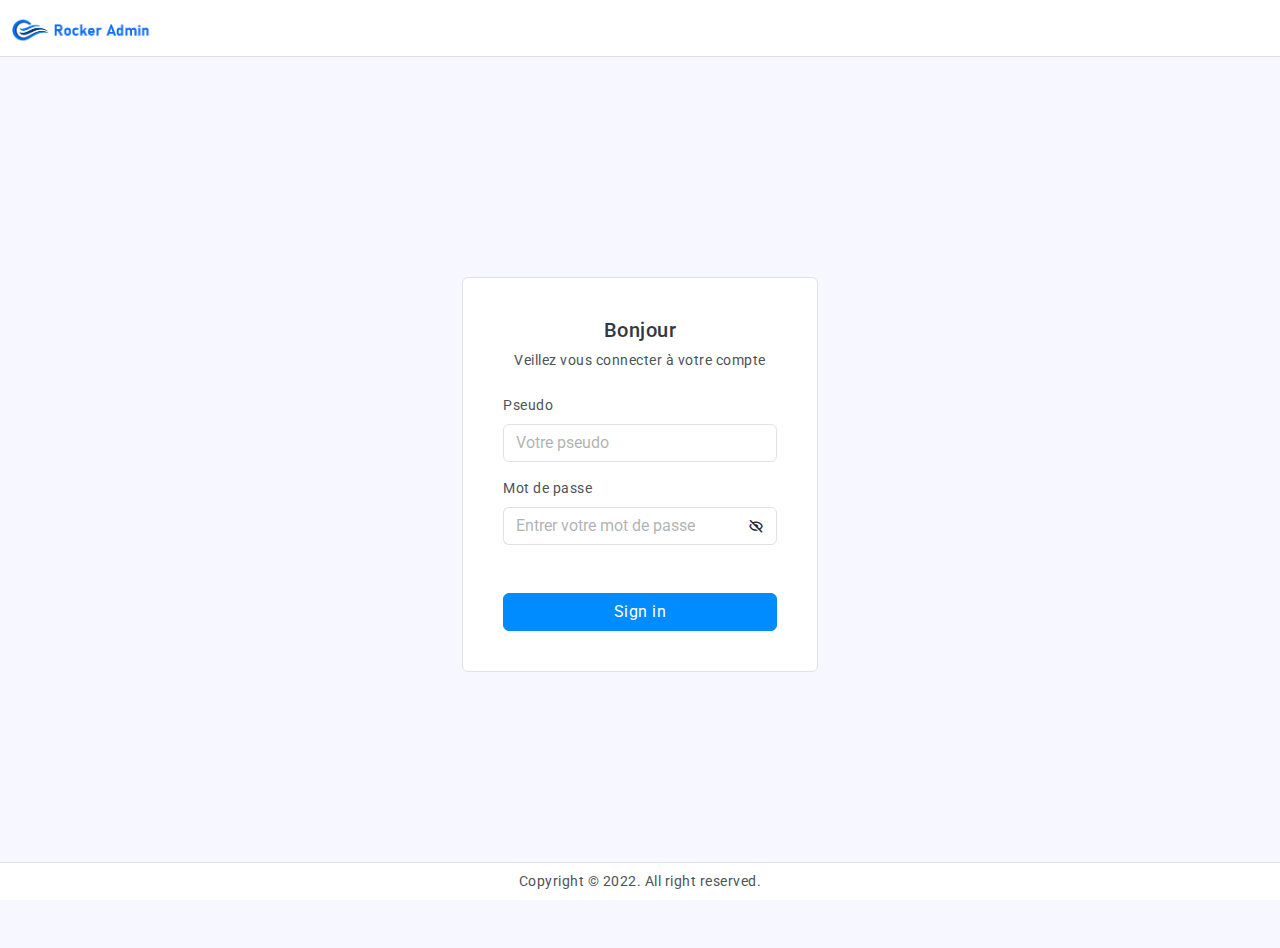
<file: login.html>
<!doctype html>
<html lang="en">

<head>
	<!-- Required meta tags -->
	<meta charset="utf-8">
	<meta name="viewport" content="width=device-width, initial-scale=1">
	<!--favicon-->
	<link rel="icon" href="admin/assets/images/favicon-32x32.png" type="image/png" />
	<!--plugins-->
	<link href="admin/assets/plugins/simplebar/css/simplebar.css" rel="stylesheet" />
	<link href="admin/assets/plugins/perfect-scrollbar/css/perfect-scrollbar.css" rel="stylesheet" />
	<link href="admin/assets/plugins/metismenu/css/metisMenu.min.css" rel="stylesheet" />
	<!-- loader-->
	<link href="admin/assets/css/pace.min.css" rel="stylesheet" />
	<script src="admin/assets/js/pace.min.js"></script>
	<!-- Bootstrap CSS -->
	<link href="admin/assets/css/bootstrap.min.css" rel="stylesheet">
	<link href="admin/assets/css/bootstrap-extended.css" rel="stylesheet">
	<link href="https://fonts.googleapis.com/css2?family=Roboto:wght@400;500&display=swap" rel="stylesheet">
	<link href="admin/assets/css/app.css" rel="stylesheet">
	<link href="admin/assets/css/icons.css" rel="stylesheet">
	<title>Se connecter</title>
</head>

<body class="">
	<!--wrapper-->
	<div class="wrapper">
		<header class="login-header shadow">
			<nav class="navbar navbar-expand-lg navbar-light rounded-0 bg-white fixed-top rounded-0 shadow-none border-bottom">
				<div class="container-fluid">
					<a class="navbar-brand" href="#">
						<img src="admin/assets/images/logo-img.png" width="140" alt="" />
					</a>
					<button class="navbar-toggler" type="button" data-bs-toggle="collapse" data-bs-target="#navbarSupportedContent1" aria-controls="navbarSupportedContent1" aria-expanded="false" aria-label="Toggle navigation"> <span class="navbar-toggler-icon"></span>
					</button>
					
				</div>
			</nav>
		</header>
		<div class="section-authentication-signin d-flex align-items-center justify-content-center my-5 my-lg-4">
			<div class="container">
				<div class="row row-cols-1 row-cols-lg-2 row-cols-xl-3">
					<div class="col mx-auto">
						<div class="card my-5 my-lg-0 shadow-none border">
							<div class="card-body">
								<div class="p-4">
									<div class="text-center mb-4">
										<h5 class="">Bonjour </h5>
										<p class="mb-0">Veillez vous connecter à votre compte</p>
									</div>
									<div class="form-body">
										<form class="row g-3">
											<div class="col-12">
												<label for="inputEmailAddress" class="form-label">Pseudo</label>
												<input type="text" class="form-control pseudo" id="inputEmailAddress" placeholder="Votre pseudo">
											</div>
											<div class="col-12">
												<label for="inputChoosePassword" class="form-label">Mot de passe</label>
												<div class="input-group" id="show_hide_password">
													<input type="password" class="form-control border-end-0 password" id="inputChoosePassword"  placeholder="Entrer votre mot de passe"> 
													<a href="javascript:;" class="input-group-text"><i class='bx bx-hide'></i></a>
												</div>
											</div>
											
											
											<div class="col-12 mt-5">
												<div class="d-grid">
													<button type="submit" class="btn btn-primary signin">Sign in</button>
												</div>
											</div>
											
										</form>
									</div>
								</div>
							</div>
						</div>
					</div>
				</div>
				<!--end row-->
			</div>
		</div>
		<footer class="bg-white shadow-none border-top p-2 text-center fixed-bottom">
			<p class="mb-0">Copyright © 2022. All right reserved.</p>
		</footer>
	</div>
	<!--end wrapper-->
	<!-- Bootstrap JS -->
	<script src="admin/assets/js/bootstrap.bundle.min.js"></script>
	<!--plugins-->
	<script src="admin/assets/js/jquery.min.js"></script>
	<script src="admin/assets/plugins/simplebar/js/simplebar.min.js"></script>
	<script src="admin/assets/plugins/metismenu/js/metisMenu.min.js"></script>
	<script src="admin/assets/plugins/perfect-scrollbar/js/perfect-scrollbar.js"></script>
	<!--Password show & hide js -->
	<script>
		$(document).ready(function () {
			$.ajax({
					url:'login.php',
					method:'GET',
					data:'',
					success:function(data){
						var response = JSON.parse(data)
						if (response.status=='valid') {
							window.location.href='user-profile.html'
						}
					}
				})
			$("#show_hide_password a").on('click', function (event) {
				event.preventDefault();
				if ($('#show_hide_password input').attr("type") == "text") {
					$('#show_hide_password input').attr('type', 'password');
					$('#show_hide_password i').addClass("bx-hide");
					$('#show_hide_password i').removeClass("bx-show");
				} else if ($('#show_hide_password input').attr("type") == "password") {
					$('#show_hide_password input').attr('type', 'text');
					$('#show_hide_password i').removeClass("bx-hide");
					$('#show_hide_password i').addClass("bx-show");
				}
			});
			$('.signin').on('click', function(e){
				e.preventDefault()
				$.ajax({
					url:'login.php',
					method:'POST',
					data:{
						'username':$('.pseudo').val(),
						'password':$('.password').val()
					},
					success:function(data){
						var response = JSON.parse(data)
						if (response.status=='valid') {
							window.location.href='user-profile.html'
						}else{
							alert('mot de passe invalid')
						}
					}
				})
			})
			
		});
	</script>
	<!--app JS-->
	<script src="admin/assets/js/app.js"></script>
</body>

</html>
</file>
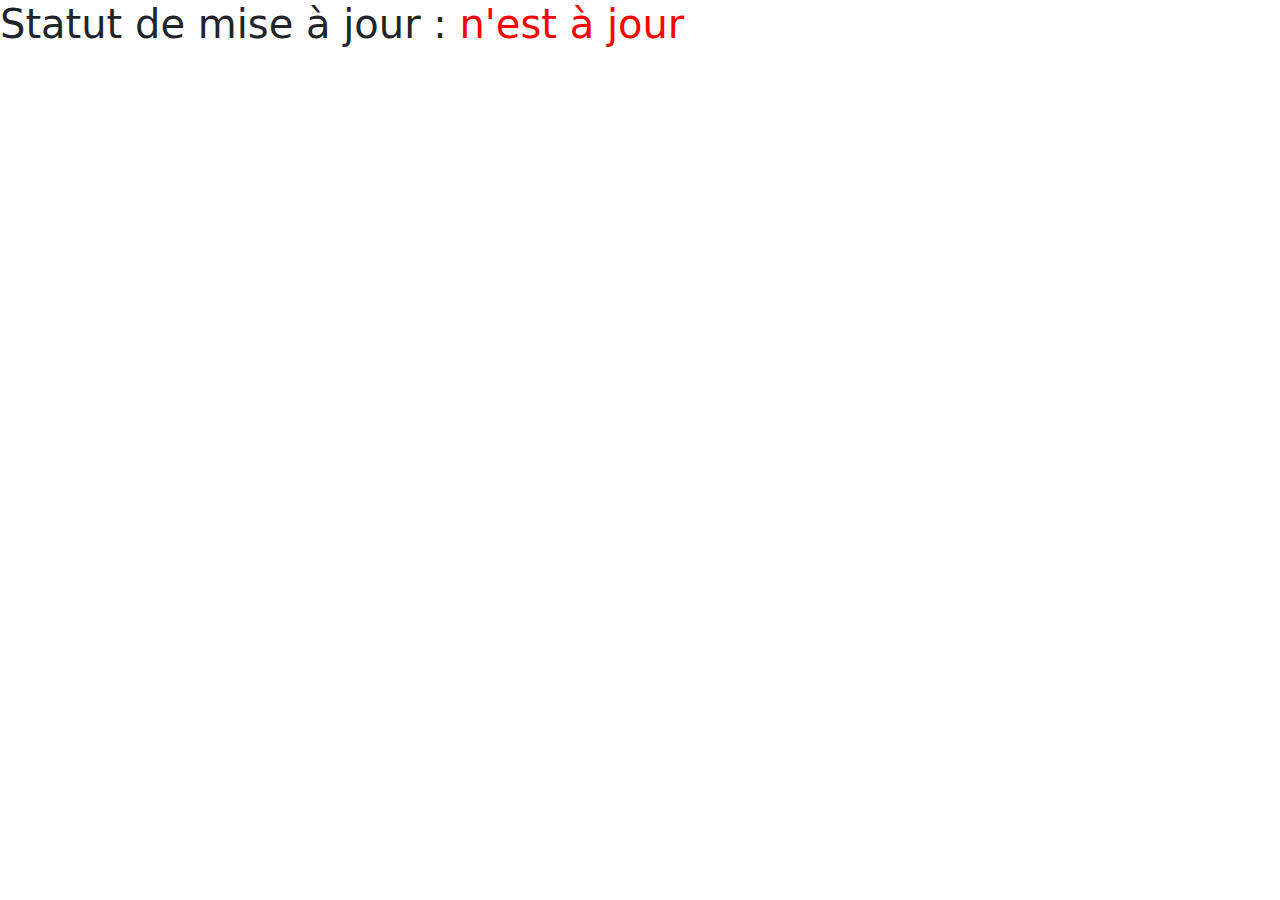
<file: synchronisation.html>
<!DOCTYPE html>
<html lang="en">
<head>
    <meta charset="UTF-8">
    <meta http-equiv="X-UA-Compatible" content="IE=edge">
    <meta name="viewport" content="width=device-width, initial-scale=1.0">
    <title>Synchronisation DATA</title>
    <link href="asset/css/bootstrap.min.css" rel="stylesheet" integrity="sha384-GLhlTQ8iRABdZLl6O3oVMWSktQOp6b7In1Zl3/Jr59b6EGGoI1aFkw7cmDA6j6gD" crossorigin="anonymous">
</head>
<body>

    <h1 >Statut de mise à jour : <span id="synchrone"></span></h1>

    <script src="asset/js/jquery-3-6.js" integrity="sha256-oP6HI9z1XaZNBrJURtCoUT5SUnxFr8s3BzRl+cbzUq8=" crossorigin="anonymous"></script>
    <script src="asset/js/bootstrap-5-3.js" integrity="sha384-w76AqPfDkMBDXo30jS1Sgez6pr3x5MlQ1ZAGC+nuZB+EYdgRZgiwxhTBTkF7CXvN" crossorigin="anonymous"></script>
    

    <script>
            $(document).ready(function() {
            //script de vefication nternet toute les 1min
            $('#synchrone').text('n\'est à jour').css({'color':'red'})
            setInterval(function() {
            $.ajax({
                
            type:"POST",
            url:'synchronisation.php',
            data:{
            test_connection:"test"
            },
            success: function(response) {
            var response = JSON.parse(response);
            console.log(response.connexion);
            if (response.statut_mise_ajour =='valid') {
                $('#synchrone').text('tout est à jour').css({'color':'green'})
            }else{
                $('#synchrone').text('n\'est à jour').css({'color':'red'})
            }
            }
        });
        }, 10000);

//fin script de verification
        })
    </script>
</body>
</html>
</file>
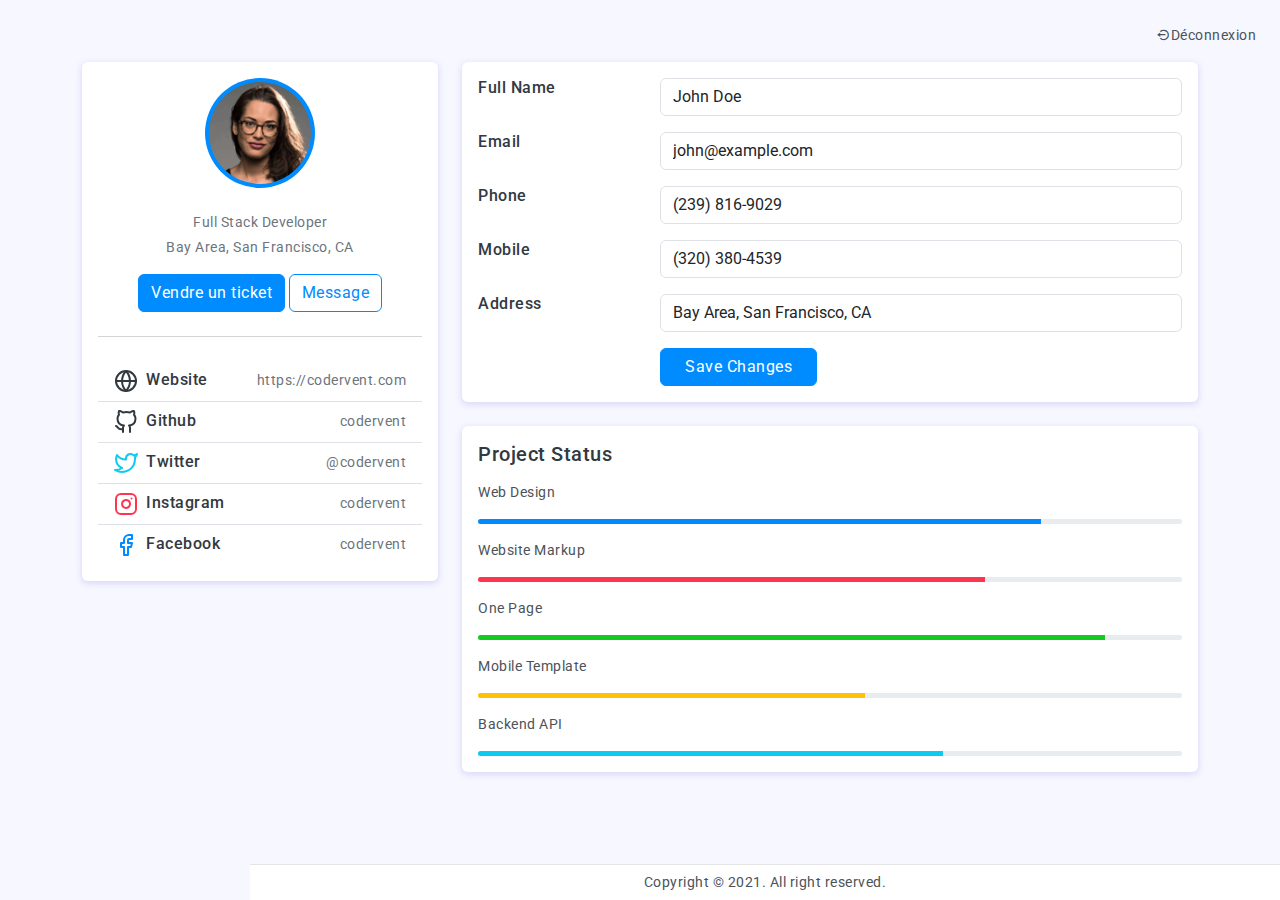
<file: user-profile.html>
<!doctype html>
<html lang="en">

<head>
	<!-- Required meta tags -->
	<meta charset="utf-8">
	<meta name="viewport" content="width=device-width, initial-scale=1">
	<!--favicon-->
	<link rel="icon" href="admin/assets/images/favicon-32x32.png" type="image/png" />
	<!--plugins-->
	<link href="admin/assets/plugins/simplebar/css/simplebar.css" rel="stylesheet" />
	<link href="admin/assets/plugins/perfect-scrollbar/css/perfect-scrollbar.css" rel="stylesheet" />
	<link href="admin/assets/plugins/metismenu/css/metisMenu.min.css" rel="stylesheet" />
	<!-- loader-->
	<link href="admin/assets/css/pace.min.css" rel="stylesheet" />
	<script src="admin/assets/js/pace.min.js"></script>
	<!-- Bootstrap CSS -->
	<link href="admin/assets/css/bootstrap.min.css" rel="stylesheet">
	<link href="admin/assets/css/bootstrap-extended.css" rel="stylesheet">
	<link href="https://fonts.googleapis.com/css2?family=Roboto:wght@400;500&display=swap" rel="stylesheet">
	<link href="admin/assets/css/app.css" rel="stylesheet">
	<link href="admin/assets/css/icons.css" rel="stylesheet">
	<!-- Theme Style CSS -->
	<link rel="stylesheet" href="admin/assets/css/dark-theme.css" />
	<link rel="stylesheet" href="admin/assets/css/semi-dark.css" />
	<link rel="stylesheet" href="admin/assets/css/header-colors.css" />
	<title>Rocker - Bootstrap 5 Admin Dashboard Template</title>
</head>

<body>
	<!--wrapper-->
	<div class="wrapper">
		<!--sidebar wrapper -->
		

		<!--end sidebar wrapper -->
		<!--start header -->
	
		<!--end header -->
		<!--start page wrapper -->
		<div class="">
			<div class="page-content">
				<!--breadcrumb-->
				<div class="page-breadcrumb d-none d-sm-flex align-items-center mb-3">
					
					<div class="ms-auto">
						<div class="btn-group">
							<a class="dropdown-item d-flex align-items-center logout" href="javascript:;"><i class="bx bx-log-out-circle"></i><span>Déconnexion</span></a>
								
						</div>
					</div>
				</div>
				<!--end breadcrumb-->
				<div class="container">
					<div class="main-body">
						<div class="row">
							<div class="col-lg-4">
								<div class="card">
									<div class="card-body">
										<div class="d-flex flex-column align-items-center text-center">
											<img src="admin/assets/images/avatars/avatar-2.png" alt="Admin" class="rounded-circle p-1 bg-primary" width="110">
											<div class="mt-3">
												<h4><span class="nom"></span> <span class="prenom"></span></h4>
												<p class="text-secondary mb-1">Full Stack Developer</p>
												<p class="text-muted font-size-sm">Bay Area, San Francisco, CA</p>
												<button class="btn btn-primary ">Vendre un ticket</button>
												<button class="btn btn-outline-primary">Message</button>
											</div>
										</div>
										<hr class="my-4" />
										<ul class="list-group list-group-flush">
											<li class="list-group-item d-flex justify-content-between align-items-center flex-wrap">
												<h6 class="mb-0"><svg xmlns="http://www.w3.org/2000/svg" width="24" height="24" viewBox="0 0 24 24" fill="none" stroke="currentColor" stroke-width="2" stroke-linecap="round" stroke-linejoin="round" class="feather feather-globe me-2 icon-inline"><circle cx="12" cy="12" r="10"></circle><line x1="2" y1="12" x2="22" y2="12"></line><path d="M12 2a15.3 15.3 0 0 1 4 10 15.3 15.3 0 0 1-4 10 15.3 15.3 0 0 1-4-10 15.3 15.3 0 0 1 4-10z"></path></svg>Website</h6>
												<span class="text-secondary">https://codervent.com</span>
											</li>
											<li class="list-group-item d-flex justify-content-between align-items-center flex-wrap">
												<h6 class="mb-0"><svg xmlns="http://www.w3.org/2000/svg" width="24" height="24" viewBox="0 0 24 24" fill="none" stroke="currentColor" stroke-width="2" stroke-linecap="round" stroke-linejoin="round" class="feather feather-github me-2 icon-inline"><path d="M9 19c-5 1.5-5-2.5-7-3m14 6v-3.87a3.37 3.37 0 0 0-.94-2.61c3.14-.35 6.44-1.54 6.44-7A5.44 5.44 0 0 0 20 4.77 5.07 5.07 0 0 0 19.91 1S18.73.65 16 2.48a13.38 13.38 0 0 0-7 0C6.27.65 5.09 1 5.09 1A5.07 5.07 0 0 0 5 4.77a5.44 5.44 0 0 0-1.5 3.78c0 5.42 3.3 6.61 6.44 7A3.37 3.37 0 0 0 9 18.13V22"></path></svg>Github</h6>
												<span class="text-secondary">codervent</span>
											</li>
											<li class="list-group-item d-flex justify-content-between align-items-center flex-wrap">
												<h6 class="mb-0"><svg xmlns="http://www.w3.org/2000/svg" width="24" height="24" viewBox="0 0 24 24" fill="none" stroke="currentColor" stroke-width="2" stroke-linecap="round" stroke-linejoin="round" class="feather feather-twitter me-2 icon-inline text-info"><path d="M23 3a10.9 10.9 0 0 1-3.14 1.53 4.48 4.48 0 0 0-7.86 3v1A10.66 10.66 0 0 1 3 4s-4 9 5 13a11.64 11.64 0 0 1-7 2c9 5 20 0 20-11.5a4.5 4.5 0 0 0-.08-.83A7.72 7.72 0 0 0 23 3z"></path></svg>Twitter</h6>
												<span class="text-secondary">@codervent</span>
											</li>
											<li class="list-group-item d-flex justify-content-between align-items-center flex-wrap">
												<h6 class="mb-0"><svg xmlns="http://www.w3.org/2000/svg" width="24" height="24" viewBox="0 0 24 24" fill="none" stroke="currentColor" stroke-width="2" stroke-linecap="round" stroke-linejoin="round" class="feather feather-instagram me-2 icon-inline text-danger"><rect x="2" y="2" width="20" height="20" rx="5" ry="5"></rect><path d="M16 11.37A4 4 0 1 1 12.63 8 4 4 0 0 1 16 11.37z"></path><line x1="17.5" y1="6.5" x2="17.51" y2="6.5"></line></svg>Instagram</h6>
												<span class="text-secondary">codervent</span>
											</li>
											<li class="list-group-item d-flex justify-content-between align-items-center flex-wrap">
												<h6 class="mb-0"><svg xmlns="http://www.w3.org/2000/svg" width="24" height="24" viewBox="0 0 24 24" fill="none" stroke="currentColor" stroke-width="2" stroke-linecap="round" stroke-linejoin="round" class="feather feather-facebook me-2 icon-inline text-primary"><path d="M18 2h-3a5 5 0 0 0-5 5v3H7v4h3v8h4v-8h3l1-4h-4V7a1 1 0 0 1 1-1h3z"></path></svg>Facebook</h6>
												<span class="text-secondary">codervent</span>
											</li>
										</ul>
									</div>
								</div>
							</div>
							<div class="col-lg-8">
								<div class="card">
									<div class="card-body">
										<div class="row mb-3">
											<div class="col-sm-3">
												<h6 class="mb-0">Full Name</h6>
											</div>
											<div class="col-sm-9 text-secondary">
												<input type="text" class="form-control" value="John Doe" />
											</div>
										</div>
										<div class="row mb-3">
											<div class="col-sm-3">
												<h6 class="mb-0">Email</h6>
											</div>
											<div class="col-sm-9 text-secondary">
												<input type="text" class="form-control" value="john@example.com" />
											</div>
										</div>
										<div class="row mb-3">
											<div class="col-sm-3">
												<h6 class="mb-0">Phone</h6>
											</div>
											<div class="col-sm-9 text-secondary">
												<input type="text" class="form-control" value="(239) 816-9029" />
											</div>
										</div>
										<div class="row mb-3">
											<div class="col-sm-3">
												<h6 class="mb-0">Mobile</h6>
											</div>
											<div class="col-sm-9 text-secondary">
												<input type="text" class="form-control" value="(320) 380-4539" />
											</div>
										</div>
										<div class="row mb-3">
											<div class="col-sm-3">
												<h6 class="mb-0">Address</h6>
											</div>
											<div class="col-sm-9 text-secondary">
												<input type="text" class="form-control" value="Bay Area, San Francisco, CA" />
											</div>
										</div>
										<div class="row">
											<div class="col-sm-3"></div>
											<div class="col-sm-9 text-secondary">
												<input type="button" class="btn btn-primary px-4" value="Save Changes" />
											</div>
										</div>
									</div>
								</div>
								<div class="row">
									<div class="col-sm-12">
										<div class="card">
											<div class="card-body">
												<h5 class="d-flex align-items-center mb-3">Project Status</h5>
												<p>Web Design</p>
												<div class="progress mb-3" style="height: 5px">
													<div class="progress-bar bg-primary" role="progressbar" style="width: 80%" aria-valuenow="80" aria-valuemin="0" aria-valuemax="100"></div>
												</div>
												<p>Website Markup</p>
												<div class="progress mb-3" style="height: 5px">
													<div class="progress-bar bg-danger" role="progressbar" style="width: 72%" aria-valuenow="72" aria-valuemin="0" aria-valuemax="100"></div>
												</div>
												<p>One Page</p>
												<div class="progress mb-3" style="height: 5px">
													<div class="progress-bar bg-success" role="progressbar" style="width: 89%" aria-valuenow="89" aria-valuemin="0" aria-valuemax="100"></div>
												</div>
												<p>Mobile Template</p>
												<div class="progress mb-3" style="height: 5px">
													<div class="progress-bar bg-warning" role="progressbar" style="width: 55%" aria-valuenow="55" aria-valuemin="0" aria-valuemax="100"></div>
												</div>
												<p>Backend API</p>
												<div class="progress" style="height: 5px">
													<div class="progress-bar bg-info" role="progressbar" style="width: 66%" aria-valuenow="66" aria-valuemin="0" aria-valuemax="100"></div>
												</div>
											</div>
										</div>
									</div>
								</div>
							</div>
						</div>
					</div>
				</div>
			</div>
		</div>
		<!--end page wrapper -->
		<!--start overlay-->
		<div class="overlay toggle-icon"></div>
		<!--end overlay-->
		<!--Start Back To Top Button--> <a href="javaScript:;" class="back-to-top"><i class='bx bxs-up-arrow-alt'></i></a>
		<!--End Back To Top Button-->
		<footer class="page-footer">
			<p class="mb-0">Copyright © 2021. All right reserved.</p>
		</footer>
	</div>
	<!--end wrapper-->

	<!-- search modal -->
    <div class="modal" id="SearchModal" tabindex="-1">
		<div class="modal-dialog modal-dialog-centered modal-dialog-scrollable modal-fullscreen-md-down">
		  <div class="modal-content">
			<div class="modal-header gap-2">
			  
			  <button type="button" class="btn-close d-md-none" data-bs-dismiss="modal" aria-label="Close"></button>
			</div>
			<div class="modal-body">
			
			</div>
		</div>
		</div>
	  </div>
    <!-- end search modal -->



	<!--start switcher-->

	<!--end switcher-->
	<!-- Bootstrap JS -->
	<script src="admin/assets/js/bootstrap.bundle.min.js"></script>
	<!--plugins-->
	<script src="admin/assets/js/jquery.min.js"></script>
	<script src="admin/assets/plugins/simplebar/js/simplebar.min.js"></script>
	<script src="admin/assets/plugins/metismenu/js/metisMenu.min.js"></script>
	<script src="admin/assets/plugins/perfect-scrollbar/js/perfect-scrollbar.js"></script>
	<!--app JS-->
	<script src="admin/assets/js/app.js"></script>
	<script>
		$(document).ready(function () {
		$.ajax({
					url:'login.php',
					method:'GET',
					data:'',
					success:function(data){
						var response = JSON.parse(data)
						if (response.status=='valid') {
							console.log(response.user[0])
							$('.nom').text(response.user[0].nom_Utilisateurs)
							$('.prenom').text(response.user[0].prenom_Utilisateurs)
						}else{
							window.location.href='login.html'
						}
					}
		})
		$('.logout').on('click',function(e){
			e.preventDefault()
			$.ajax({
					url:'login.php',
					method:'POST',
					data:{
						'logout':'logout'
					},
					success:function(data){
						var response = JSON.parse(data)
						if (response.status=='detruite') {
							window.location.href='login.html'
						}
					}
		})
		})
			})
	</script>
</body>

</html>
</file>
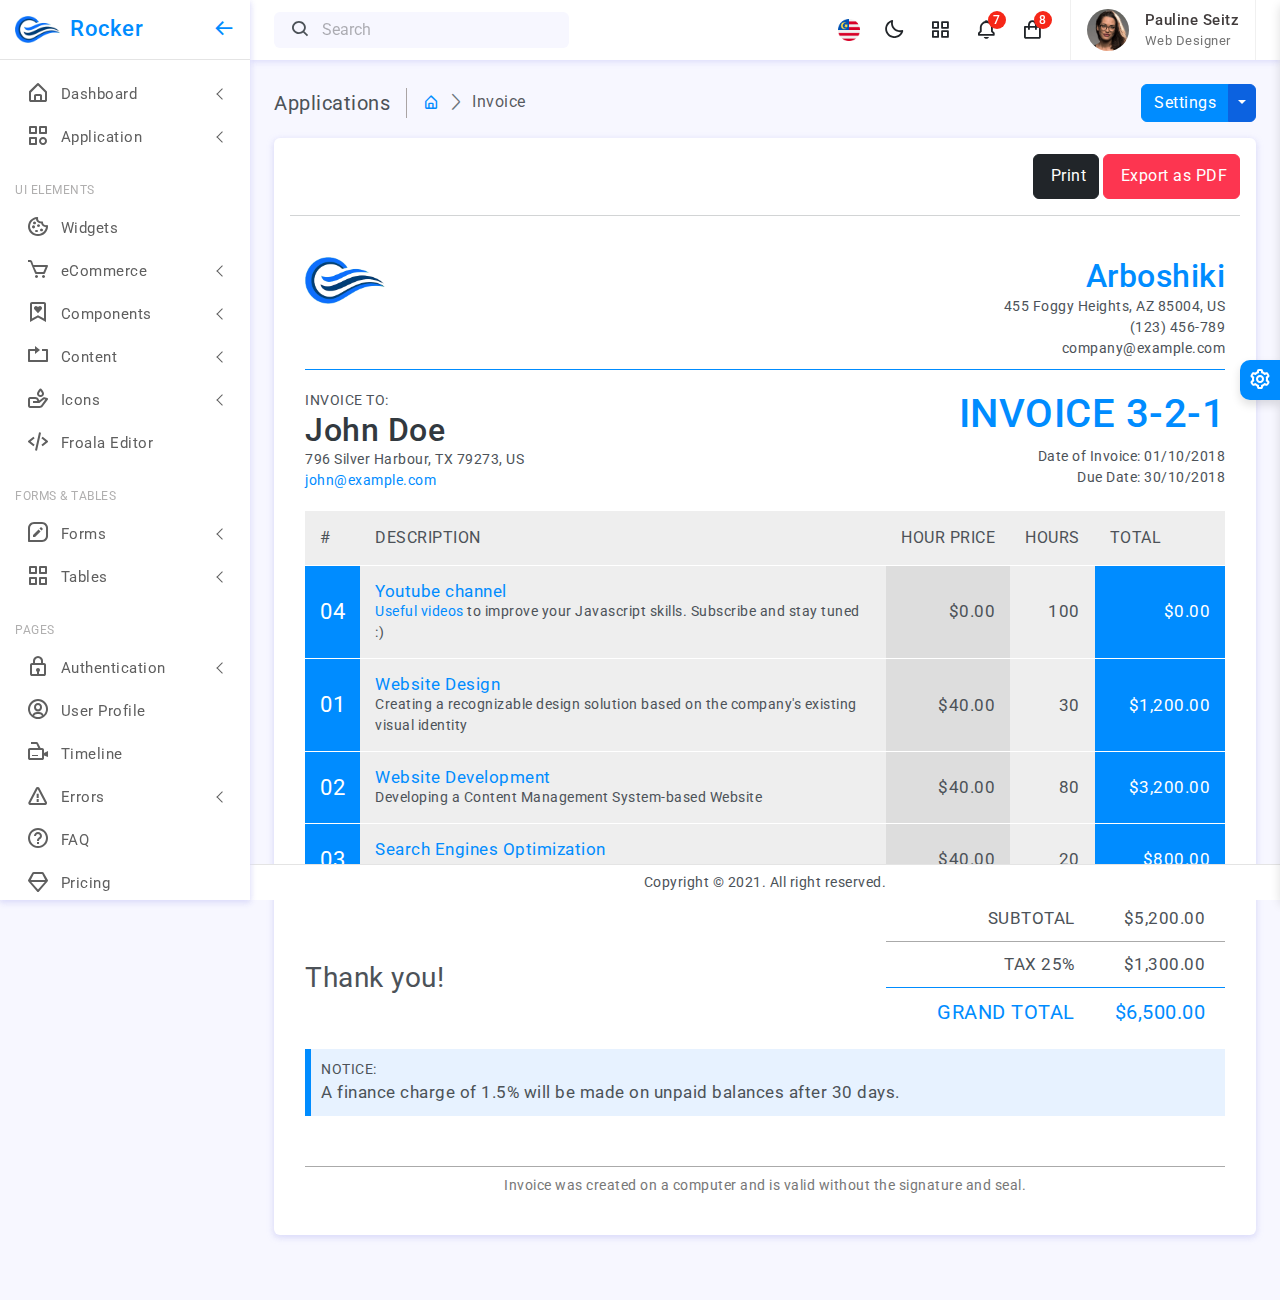
<file: admin/gare_home.html>
<!doctype html>
<html lang="en">

<head>
	<!-- Required meta tags -->
	<meta charset="utf-8">
	<meta name="viewport" content="width=device-width, initial-scale=1">
	<!--favicon-->
	<link rel="icon" href="assets/images/favicon-32x32.png" type="image/png" />
	<!--plugins-->
	<link href="assets/plugins/simplebar/css/simplebar.css" rel="stylesheet" />
	<link href="assets/plugins/perfect-scrollbar/css/perfect-scrollbar.css" rel="stylesheet" />
	<link href="assets/plugins/metismenu/css/metisMenu.min.css" rel="stylesheet" />
	<!-- loader-->
	<link href="assets/css/pace.min.css" rel="stylesheet" />
	<script src="assets/js/pace.min.js"></script>
	<!-- Bootstrap CSS -->
	<link href="assets/css/bootstrap.min.css" rel="stylesheet">
	<link href="assets/css/bootstrap-extended.css" rel="stylesheet">
	<link href="https://fonts.googleapis.com/css2?family=Roboto:wght@400;500&display=swap" rel="stylesheet">
	<link href="assets/css/app.css" rel="stylesheet">
	<link href="assets/css/icons.css" rel="stylesheet">
	<!-- Theme Style CSS -->
	<link rel="stylesheet" href="assets/css/dark-theme.css" />
	<link rel="stylesheet" href="assets/css/semi-dark.css" />
	<link rel="stylesheet" href="assets/css/header-colors.css" />
	<title>Rocker - Bootstrap 5 Admin Dashboard Template</title>
</head>

<body>
	<!--wrapper-->
	<div class="wrapper">
		<!--sidebar wrapper -->
		<div class="sidebar-wrapper" data-simplebar="true">
			<div class="sidebar-header">
				<div>
					<img src="assets/images/logo-icon.png" class="logo-icon" alt="logo icon">
				</div>
				<div>
					<h4 class="logo-text">Rocker</h4>
				</div>
				<div class="toggle-icon ms-auto"><i class='bx bx-arrow-back'></i>
				</div>
			 </div>
			<!--navigation-->
			<ul class="metismenu" id="menu">
				<li>
					<a href="javascript:;" class="has-arrow">
						<div class="parent-icon"><i class='bx bx-home-alt'></i>
						</div>
						<div class="menu-title">Dashboard</div>
					</a>
					<ul>
						<li> <a href="index.html"><i class='bx bx-radio-circle'></i>Default</a>
						</li>
						<li> <a href="index2.html"><i class='bx bx-radio-circle'></i>Alternate</a>
						</li>
						<li> <a href="index3.html"><i class='bx bx-radio-circle'></i>Graphical</a>
						</li>
					</ul>
				</li>
				<li>
					<a href="javascript:;" class="has-arrow">
						<div class="parent-icon"><i class="bx bx-category"></i>
						</div>
						<div class="menu-title">Application</div>
					</a>
					<ul>
						<li> <a href="app-emailbox.html"><i class='bx bx-radio-circle'></i>Email</a>
						</li>
						<li> <a href="app-chat-box.html"><i class='bx bx-radio-circle'></i>Chat Box</a>
						</li>
						<li> <a href="app-file-manager.html"><i class='bx bx-radio-circle'></i>File Manager</a>
						</li>
						<li> <a href="app-contact-list.html"><i class='bx bx-radio-circle'></i>Contatcs</a>
						</li>
						<li> <a href="app-to-do.html"><i class='bx bx-radio-circle'></i>Todo List</a>
						</li>
						<li> <a href="app-invoice.html"><i class='bx bx-radio-circle'></i>Invoice</a>
						</li>
						<li> <a href="app-fullcalender.html"><i class='bx bx-radio-circle'></i>Calendar</a>
						</li>
					</ul>
				</li>
				<li class="menu-label">UI Elements</li>
				<li>
					<a href="widgets.html">
						<div class="parent-icon"><i class='bx bx-cookie'></i>
						</div>
						<div class="menu-title">Widgets</div>
					</a>
				</li>
				<li>
					<a href="javascript:;" class="has-arrow">
						<div class="parent-icon"><i class='bx bx-cart'></i>
						</div>
						<div class="menu-title">eCommerce</div>
					</a>
					<ul>
						<li> <a href="ecommerce-products.html"><i class='bx bx-radio-circle'></i>Products</a>
						</li>
						<li> <a href="ecommerce-products-details.html"><i class='bx bx-radio-circle'></i>Product Details</a>
						</li>
						<li> <a href="ecommerce-add-new-products.html"><i class='bx bx-radio-circle'></i>Add New Products</a>
						</li>
						<li> <a href="ecommerce-orders.html"><i class='bx bx-radio-circle'></i>Orders</a>
						</li>
					</ul>
				</li>
				<li>
					<a class="has-arrow" href="javascript:;">
						<div class="parent-icon"><i class='bx bx-bookmark-heart'></i>
						</div>
						<div class="menu-title">Components</div>
					</a>
					<ul>
						<li> <a href="component-alerts.html"><i class='bx bx-radio-circle'></i>Alerts</a>
						</li>
						<li> <a href="component-accordions.html"><i class='bx bx-radio-circle'></i>Accordions</a>
						</li>
						<li> <a href="component-badges.html"><i class='bx bx-radio-circle'></i>Badges</a>
						</li>
						<li> <a href="component-buttons.html"><i class='bx bx-radio-circle'></i>Buttons</a>
						</li>
						<li> <a href="component-cards.html"><i class='bx bx-radio-circle'></i>Cards</a>
						</li>
						<li> <a href="component-carousels.html"><i class='bx bx-radio-circle'></i>Carousels</a>
						</li>
						<li> <a href="component-list-groups.html"><i class='bx bx-radio-circle'></i>List Groups</a>
						</li>
						<li> <a href="component-media-object.html"><i class='bx bx-radio-circle'></i>Media Objects</a>
						</li>
						<li> <a href="component-modals.html"><i class='bx bx-radio-circle'></i>Modals</a>
						</li>
						<li> <a href="component-navs-tabs.html"><i class='bx bx-radio-circle'></i>Navs & Tabs</a>
						</li>
						<li> <a href="component-navbar.html"><i class='bx bx-radio-circle'></i>Navbar</a>
						</li>
						<li> <a href="component-paginations.html"><i class='bx bx-radio-circle'></i>Pagination</a>
						</li>
						<li> <a href="component-popovers-tooltips.html"><i class='bx bx-radio-circle'></i>Popovers & Tooltips</a>
						</li>
						<li> <a href="component-progress-bars.html"><i class='bx bx-radio-circle'></i>Progress</a>
						</li>
						<li> <a href="component-spinners.html"><i class='bx bx-radio-circle'></i>Spinners</a>
						</li>
						<li> <a href="component-notifications.html"><i class='bx bx-radio-circle'></i>Notifications</a>
						</li>
						<li> <a href="component-avtars-chips.html"><i class='bx bx-radio-circle'></i>Avatrs & Chips</a>
						</li>
					</ul>
				</li>
				<li>
					<a class="has-arrow" href="javascript:;">
						<div class="parent-icon"><i class="bx bx-repeat"></i>
						</div>
						<div class="menu-title">Content</div>
					</a>
					<ul>
						<li> <a href="content-grid-system.html"><i class='bx bx-radio-circle'></i>Grid System</a>
						</li>
						<li> <a href="content-typography.html"><i class='bx bx-radio-circle'></i>Typography</a>
						</li>
						<li> <a href="content-text-utilities.html"><i class='bx bx-radio-circle'></i>Text Utilities</a>
						</li>
					</ul>
				</li>
				<li>
					<a class="has-arrow" href="javascript:;">
						<div class="parent-icon"> <i class="bx bx-donate-blood"></i>
						</div>
						<div class="menu-title">Icons</div>
					</a>
					<ul>
						<li> <a href="icons-line-icons.html"><i class='bx bx-radio-circle'></i>Line Icons</a>
						</li>
						<li> <a href="icons-boxicons.html"><i class='bx bx-radio-circle'></i>Boxicons</a>
						</li>
						<li> <a href="icons-feather-icons.html"><i class='bx bx-radio-circle'></i>Feather Icons</a>
						</li>
					</ul>
				</li>
				<li>
					<a href="form-froala-editor.html">
						<div class="parent-icon"><i class='bx bx-code-alt'></i>
						</div>
						<div class="menu-title">Froala Editor</div>
					</a>
				</li>
				<li class="menu-label">Forms & Tables</li>
				<li>
					<a class="has-arrow" href="javascript:;">
						<div class="parent-icon"><i class='bx bx-message-square-edit'></i>
						</div>
						<div class="menu-title">Forms</div>
					</a>
					<ul>
						<li> <a href="form-elements.html"><i class='bx bx-radio-circle'></i>Form Elements</a>
						</li>
						<li> <a href="form-input-group.html"><i class='bx bx-radio-circle'></i>Input Groups</a>
						</li>
						<li> <a href="form-radios-and-checkboxes.html"><i class='bx bx-radio-circle'></i>Radios & Checkboxes</a>
						</li>
						<li> <a href="form-layouts.html"><i class='bx bx-radio-circle'></i>Forms Layouts</a>
						</li>
						<li> <a href="form-validations.html"><i class='bx bx-radio-circle'></i>Form Validation</a>
						</li>
						<li> <a href="form-wizard.html"><i class='bx bx-radio-circle'></i>Form Wizard</a>
						</li>
						<li> <a href="form-text-editor.html"><i class='bx bx-radio-circle'></i>Text Editor</a>
						</li>
						<li> <a href="form-file-upload.html"><i class='bx bx-radio-circle'></i>File Upload</a>
						</li>
						<li> <a href="form-date-time-pickes.html"><i class='bx bx-radio-circle'></i>Date Pickers</a>
						</li>
						<li> <a href="form-select2.html"><i class='bx bx-radio-circle'></i>Select2</a>
						</li>
						<li> <a href="form-repeater.html"><i class='bx bx-radio-circle'></i>Form Repeater</a>
						</li>
					</ul>
				</li>
				<li>
					<a class="has-arrow" href="javascript:;">
						<div class="parent-icon"><i class="bx bx-grid-alt"></i>
						</div>
						<div class="menu-title">Tables</div>
					</a>
					<ul>
						<li> <a href="table-basic-table.html"><i class='bx bx-radio-circle'></i>Basic Table</a>
						</li>
						<li> <a href="table-datatable.html"><i class='bx bx-radio-circle'></i>Data Table</a>
						</li>
					</ul>
				</li>
				<li class="menu-label">Pages</li>
				<li>
					<a class="has-arrow" href="javascript:;">
						<div class="parent-icon"><i class="bx bx-lock"></i>
						</div>
						<div class="menu-title">Authentication</div>
					</a>
					<ul>
						<li><a class="has-arrow" href="javascript:;"><i class='bx bx-radio-circle'></i>Basic</a>
							<ul>
								<li><a href="auth-basic-signin.html" target="_blank"><i class='bx bx-radio-circle'></i>Sign In</a></li>
								<li><a href="auth-basic-signup.html" target="_blank"><i class='bx bx-radio-circle'></i>Sign Up</a></li>
								<li><a href="auth-basic-forgot-password.html" target="_blank"><i class='bx bx-radio-circle'></i>Forgot Password</a></li>
								<li><a href="auth-basic-reset-password.html" target="_blank"><i class='bx bx-radio-circle'></i>Reset Password</a></li>
							</ul>
						</li>
						<li><a class="has-arrow" href="javascript:;"><i class='bx bx-radio-circle'></i>Cover</a>
							<ul>
								<li><a href="auth-cover-signin.html" target="_blank"><i class='bx bx-radio-circle'></i>Sign In</a></li>
								<li><a href="auth-cover-signup.html" target="_blank"><i class='bx bx-radio-circle'></i>Sign Up</a></li>
								<li><a href="auth-cover-forgot-password.html" target="_blank"><i class='bx bx-radio-circle'></i>Forgot Password</a></li>
								<li><a href="auth-cover-reset-password.html" target="_blank"><i class='bx bx-radio-circle'></i>Reset Password</a></li>
							</ul>
						</li>
						<li><a class="has-arrow" href="javascript:;"><i class='bx bx-radio-circle'></i>With Header Footer</a>
							<ul>
								<li><a href="auth-header-footer-signin.html" target="_blank"><i class='bx bx-radio-circle'></i>Sign In</a></li>
								<li><a href="auth-header-footer-signup.html" target="_blank"><i class='bx bx-radio-circle'></i>Sign Up</a></li>
								<li><a href="auth-header-footer-forgot-password.html" target="_blank"><i class='bx bx-radio-circle'></i>Forgot Password</a></li>
								<li><a href="auth-header-footer-reset-password.html" target="_blank"><i class='bx bx-radio-circle'></i>Reset Password</a></li>
							</ul>
						</li>
					</ul>
				</li>
				<li>
					<a href="user-profile.html">
						<div class="parent-icon"><i class="bx bx-user-circle"></i>
						</div>
						<div class="menu-title">User Profile</div>
					</a>
				</li>
				<li>
					<a href="timeline.html">
						<div class="parent-icon"> <i class="bx bx-video-recording"></i>
						</div>
						<div class="menu-title">Timeline</div>
					</a>
				</li>
				<li>
					<a class="has-arrow" href="javascript:;">
						<div class="parent-icon"><i class="bx bx-error"></i>
						</div>
						<div class="menu-title">Errors</div>
					</a>
					<ul>
						<li> <a href="errors-404-error.html" target="_blank"><i class='bx bx-radio-circle'></i>404 Error</a>
						</li>
						<li> <a href="errors-500-error.html" target="_blank"><i class='bx bx-radio-circle'></i>500 Error</a>
						</li>
						<li> <a href="errors-coming-soon.html" target="_blank"><i class='bx bx-radio-circle'></i>Coming Soon</a>
						</li>
						<li> <a href="error-blank-page.html" target="_blank"><i class='bx bx-radio-circle'></i>Blank Page</a>
						</li>
					</ul>
				</li>
				<li>
					<a href="faq.html">
						<div class="parent-icon"><i class="bx bx-help-circle"></i>
						</div>
						<div class="menu-title">FAQ</div>
					</a>
				</li>
				<li>
					<a href="pricing-table.html">
						<div class="parent-icon"><i class="bx bx-diamond"></i>
						</div>
						<div class="menu-title">Pricing</div>
					</a>
				</li>
				<li class="menu-label">Charts & Maps</li>
				<li>
					<a class="has-arrow" href="javascript:;">
						<div class="parent-icon"><i class="bx bx-line-chart"></i>
						</div>
						<div class="menu-title">Charts</div>
					</a>
					<ul>
						<li> <a href="charts-apex-chart.html"><i class='bx bx-radio-circle'></i>Apex</a>
						</li>
						<li> <a href="charts-chartjs.html"><i class='bx bx-radio-circle'></i>Chartjs</a>
						</li>
						<li> <a href="charts-highcharts.html"><i class='bx bx-radio-circle'></i>Highcharts</a>
						</li>
					</ul>
				</li>
				<li>
					<a class="has-arrow" href="javascript:;">
						<div class="parent-icon"><i class="bx bx-map-alt"></i>
						</div>
						<div class="menu-title">Maps</div>
					</a>
					<ul>
						<li> <a href="map-google-maps.html"><i class='bx bx-radio-circle'></i>Google Maps</a>
						</li>
						<li> <a href="map-vector-maps.html"><i class='bx bx-radio-circle'></i>Vector Maps</a>
						</li>
					</ul>
				</li>
				<li class="menu-label">Others</li>
				<li>
					<a class="has-arrow" href="javascript:;">
						<div class="parent-icon"><i class="bx bx-menu"></i>
						</div>
						<div class="menu-title">Menu Levels</div>
					</a>
					<ul>
						<li> <a class="has-arrow" href="javascript:;"><i class='bx bx-radio-circle'></i>Level One</a>
							<ul>
								<li> <a class="has-arrow" href="javascript:;"><i class='bx bx-radio-circle'></i>Level Two</a>
									<ul>
										<li> <a href="javascript:;"><i class='bx bx-radio-circle'></i>Level Three</a>
										</li>
									</ul>
								</li>
							</ul>
						</li>
					</ul>
				</li>
				<li>
					<a href="https://codervent.com/rocker/documentation/index.html" target="_blank">
						<div class="parent-icon"><i class="bx bx-folder"></i>
						</div>
						<div class="menu-title">Documentation</div>
					</a>
				</li>
				<li>
					<a href="https://themeforest.net/user/codervent" target="_blank">
						<div class="parent-icon"><i class="bx bx-support"></i>
						</div>
						<div class="menu-title">Support</div>
					</a>
				</li>
			</ul>
			<!--end navigation-->
		</div>
		<!--end sidebar wrapper -->
		<!--start header -->
		<header>
			<div class="topbar d-flex align-items-center">
				<nav class="navbar navbar-expand gap-3">
					<div class="mobile-toggle-menu"><i class='bx bx-menu'></i>
					</div>

					  <div class="position-relative search-bar d-lg-block d-none" data-bs-toggle="modal" data-bs-target="#SearchModal">
						<input class="form-control px-5" disabled type="search" placeholder="Search">
						<span class="position-absolute top-50 search-show ms-3 translate-middle-y start-0 top-50 fs-5"><i class='bx bx-search'></i></span>
					  </div>


					  <div class="top-menu ms-auto">
						<ul class="navbar-nav align-items-center gap-1">
							<li class="nav-item mobile-search-icon d-flex d-lg-none" data-bs-toggle="modal" data-bs-target="#SearchModal">
								<a class="nav-link" href="avascript:;"><i class='bx bx-search'></i>
								</a>
							</li>
							<li class="nav-item dropdown dropdown-laungauge d-none d-sm-flex">
								<a class="nav-link dropdown-toggle dropdown-toggle-nocaret" href="avascript:;" data-bs-toggle="dropdown"><img src="assets/images/county/02.png" width="22" alt="">
								</a>
								<ul class="dropdown-menu dropdown-menu-end">
									<li><a class="dropdown-item d-flex align-items-center py-2" href="javascript:;"><img src="assets/images/county/01.png" width="20" alt=""><span class="ms-2">English</span></a>
									</li>
									<li><a class="dropdown-item d-flex align-items-center py-2" href="javascript:;"><img src="assets/images/county/02.png" width="20" alt=""><span class="ms-2">Catalan</span></a>
									</li>
									<li><a class="dropdown-item d-flex align-items-center py-2" href="javascript:;"><img src="assets/images/county/03.png" width="20" alt=""><span class="ms-2">French</span></a>
									</li>
									<li><a class="dropdown-item d-flex align-items-center py-2" href="javascript:;"><img src="assets/images/county/04.png" width="20" alt=""><span class="ms-2">Belize</span></a>
									</li>
									<li><a class="dropdown-item d-flex align-items-center py-2" href="javascript:;"><img src="assets/images/county/05.png" width="20" alt=""><span class="ms-2">Colombia</span></a>
									</li>
									<li><a class="dropdown-item d-flex align-items-center py-2" href="javascript:;"><img src="assets/images/county/06.png" width="20" alt=""><span class="ms-2">Spanish</span></a>
									</li>
									<li><a class="dropdown-item d-flex align-items-center py-2" href="javascript:;"><img src="assets/images/county/07.png" width="20" alt=""><span class="ms-2">Georgian</span></a>
									</li>
									<li><a class="dropdown-item d-flex align-items-center py-2" href="javascript:;"><img src="assets/images/county/08.png" width="20" alt=""><span class="ms-2">Hindi</span></a>
									</li>
								</ul>
							</li>
							<li class="nav-item dark-mode d-none d-sm-flex">
								<a class="nav-link dark-mode-icon" href="javascript:;"><i class='bx bx-moon'></i>
								</a>
							</li>

							<li class="nav-item dropdown dropdown-app">
								<a class="nav-link dropdown-toggle dropdown-toggle-nocaret" data-bs-toggle="dropdown" href="javascript:;"><i class='bx bx-grid-alt'></i></a>
								<div class="dropdown-menu dropdown-menu-end p-0">
									<div class="app-container p-2 my-2">
									  <div class="row gx-0 gy-2 row-cols-3 justify-content-center p-2">
										 <div class="col">
										  <a href="javascript:;">
											<div class="app-box text-center">
											  <div class="app-icon">
												  <img src="assets/images/app/slack.png" width="30" alt="">
											  </div>
											  <div class="app-name">
												  <p class="mb-0 mt-1">Slack</p>
											  </div>
											  </div>
											</a>
										 </div>
										 <div class="col">
										  <a href="javascript:;">
											<div class="app-box text-center">
											  <div class="app-icon">
												  <img src="assets/images/app/behance.png" width="30" alt="">
											  </div>
											  <div class="app-name">
												  <p class="mb-0 mt-1">Behance</p>
											  </div>
											  </div>
										  </a>
										 </div>
										 <div class="col">
										  <a href="javascript:;">
											<div class="app-box text-center">
											  <div class="app-icon">
												<img src="assets/images/app/google-drive.png" width="30" alt="">
											  </div>
											  <div class="app-name">
												  <p class="mb-0 mt-1">Dribble</p>
											  </div>
											  </div>
											</a>
										 </div>
										 <div class="col">
										  <a href="javascript:;">
											<div class="app-box text-center">
											  <div class="app-icon">
												  <img src="assets/images/app/outlook.png" width="30" alt="">
											  </div>
											  <div class="app-name">
												  <p class="mb-0 mt-1">Outlook</p>
											  </div>
											  </div>
											</a>
										 </div>
										 <div class="col">
										  <a href="javascript:;">
											<div class="app-box text-center">
											  <div class="app-icon">
												  <img src="assets/images/app/github.png" width="30" alt="">
											  </div>
											  <div class="app-name">
												  <p class="mb-0 mt-1">GitHub</p>
											  </div>
											  </div>
											</a>
										 </div>
										 <div class="col">
										  <a href="javascript:;">
											<div class="app-box text-center">
											  <div class="app-icon">
												  <img src="assets/images/app/stack-overflow.png" width="30" alt="">
											  </div>
											  <div class="app-name">
												  <p class="mb-0 mt-1">Stack</p>
											  </div>
											  </div>
											</a>
										 </div>
										 <div class="col">
										  <a href="javascript:;">
											<div class="app-box text-center">
											  <div class="app-icon">
												  <img src="assets/images/app/figma.png" width="30" alt="">
											  </div>
											  <div class="app-name">
												  <p class="mb-0 mt-1">Stack</p>
											  </div>
											  </div>
											</a>
										 </div>
										 <div class="col">
										  <a href="javascript:;">
											<div class="app-box text-center">
											  <div class="app-icon">
												  <img src="assets/images/app/twitter.png" width="30" alt="">
											  </div>
											  <div class="app-name">
												  <p class="mb-0 mt-1">Twitter</p>
											  </div>
											  </div>
											</a>
										 </div>
										 <div class="col">
										  <a href="javascript:;">
											<div class="app-box text-center">
											  <div class="app-icon">
												  <img src="assets/images/app/google-calendar.png" width="30" alt="">
											  </div>
											  <div class="app-name">
												  <p class="mb-0 mt-1">Calendar</p>
											  </div>
											  </div>
											</a>
										 </div>
										 <div class="col">
										  <a href="javascript:;">
											<div class="app-box text-center">
											  <div class="app-icon">
												  <img src="assets/images/app/spotify.png" width="30" alt="">
											  </div>
											  <div class="app-name">
												  <p class="mb-0 mt-1">Spotify</p>
											  </div>
											  </div>
											</a>
										 </div>
										 <div class="col">
										  <a href="javascript:;">
											<div class="app-box text-center">
											  <div class="app-icon">
												  <img src="assets/images/app/google-photos.png" width="30" alt="">
											  </div>
											  <div class="app-name">
												  <p class="mb-0 mt-1">Photos</p>
											  </div>
											  </div>
											</a>
										 </div>
										 <div class="col">
										  <a href="javascript:;">
											<div class="app-box text-center">
											  <div class="app-icon">
												  <img src="assets/images/app/pinterest.png" width="30" alt="">
											  </div>
											  <div class="app-name">
												  <p class="mb-0 mt-1">Photos</p>
											  </div>
											  </div>
											</a>
										 </div>
										 <div class="col">
										  <a href="javascript:;">
											<div class="app-box text-center">
											  <div class="app-icon">
												  <img src="assets/images/app/linkedin.png" width="30" alt="">
											  </div>
											  <div class="app-name">
												  <p class="mb-0 mt-1">linkedin</p>
											  </div>
											  </div>
											</a>
										 </div>
										 <div class="col">
										  <a href="javascript:;">
											<div class="app-box text-center">
											  <div class="app-icon">
												  <img src="assets/images/app/dribble.png" width="30" alt="">
											  </div>
											  <div class="app-name">
												  <p class="mb-0 mt-1">Dribble</p>
											  </div>
											  </div>
											</a>
										 </div>
										 <div class="col">
										  <a href="javascript:;">
											<div class="app-box text-center">
											  <div class="app-icon">
												  <img src="assets/images/app/youtube.png" width="30" alt="">
											  </div>
											  <div class="app-name">
												  <p class="mb-0 mt-1">YouTube</p>
											  </div>
											  </div>
											</a>
										 </div>
										 <div class="col">
										  <a href="javascript:;">
											<div class="app-box text-center">
											  <div class="app-icon">
												  <img src="assets/images/app/google.png" width="30" alt="">
											  </div>
											  <div class="app-name">
												  <p class="mb-0 mt-1">News</p>
											  </div>
											  </div>
											</a>
										 </div>
										 <div class="col">
										  <a href="javascript:;">
											<div class="app-box text-center">
											  <div class="app-icon">
												  <img src="assets/images/app/envato.png" width="30" alt="">
											  </div>
											  <div class="app-name">
												  <p class="mb-0 mt-1">Envato</p>
											  </div>
											  </div>
											</a>
										 </div>
										 <div class="col">
										  <a href="javascript:;">
											<div class="app-box text-center">
											  <div class="app-icon">
												  <img src="assets/images/app/safari.png" width="30" alt="">
											  </div>
											  <div class="app-name">
												  <p class="mb-0 mt-1">Safari</p>
											  </div>
											  </div>
											</a>
										 </div>
				
									  </div><!--end row-->
				
									</div>
								</div>
							</li>

							<li class="nav-item dropdown dropdown-large">
								<a class="nav-link dropdown-toggle dropdown-toggle-nocaret position-relative" href="#" data-bs-toggle="dropdown"><span class="alert-count">7</span>
									<i class='bx bx-bell'></i>
								</a>
								<div class="dropdown-menu dropdown-menu-end">
									<a href="javascript:;">
										<div class="msg-header">
											<p class="msg-header-title">Notifications</p>
											<p class="msg-header-badge">8 New</p>
										</div>
									</a>
									<div class="header-notifications-list">
										<a class="dropdown-item" href="javascript:;">
											<div class="d-flex align-items-center">
												<div class="user-online">
													<img src="assets/images/avatars/avatar-1.png" class="msg-avatar" alt="user avatar">
												</div>
												<div class="flex-grow-1">
													<h6 class="msg-name">Daisy Anderson<span class="msg-time float-end">5 sec
												ago</span></h6>
													<p class="msg-info">The standard chunk of lorem</p>
												</div>
											</div>
										</a>
										<a class="dropdown-item" href="javascript:;">
											<div class="d-flex align-items-center">
												<div class="notify bg-light-danger text-danger">dc
												</div>
												<div class="flex-grow-1">
													<h6 class="msg-name">New Orders <span class="msg-time float-end">2 min
												ago</span></h6>
													<p class="msg-info">You have recived new orders</p>
												</div>
											</div>
										</a>
										<a class="dropdown-item" href="javascript:;">
											<div class="d-flex align-items-center">
												<div class="user-online">
													<img src="assets/images/avatars/avatar-2.png" class="msg-avatar" alt="user avatar">
												</div>
												<div class="flex-grow-1">
													<h6 class="msg-name">Althea Cabardo <span class="msg-time float-end">14
												sec ago</span></h6>
													<p class="msg-info">Many desktop publishing packages</p>
												</div>
											</div>
										</a>
										<a class="dropdown-item" href="javascript:;">
											<div class="d-flex align-items-center">
												<div class="notify bg-light-success text-success">
													<img src="assets/images/app/outlook.png" width="25" alt="user avatar">
												</div>
												<div class="flex-grow-1">
													<h6 class="msg-name">Account Created<span class="msg-time float-end">28 min
												ago</span></h6>
													<p class="msg-info">Successfully created new email</p>
												</div>
											</div>
										</a>
										<a class="dropdown-item" href="javascript:;">
											<div class="d-flex align-items-center">
												<div class="notify bg-light-info text-info">Ss
												</div>
												<div class="flex-grow-1">
													<h6 class="msg-name">New Product Approved <span
												class="msg-time float-end">2 hrs ago</span></h6>
													<p class="msg-info">Your new product has approved</p>
												</div>
											</div>
										</a>
										<a class="dropdown-item" href="javascript:;">
											<div class="d-flex align-items-center">
												<div class="user-online">
													<img src="assets/images/avatars/avatar-4.png" class="msg-avatar" alt="user avatar">
												</div>
												<div class="flex-grow-1">
													<h6 class="msg-name">Katherine Pechon <span class="msg-time float-end">15
												min ago</span></h6>
													<p class="msg-info">Making this the first true generator</p>
												</div>
											</div>
										</a>
										<a class="dropdown-item" href="javascript:;">
											<div class="d-flex align-items-center">
												<div class="notify bg-light-success text-success"><i class='bx bx-check-square'></i>
												</div>
												<div class="flex-grow-1">
													<h6 class="msg-name">Your item is shipped <span class="msg-time float-end">5 hrs
												ago</span></h6>
													<p class="msg-info">Successfully shipped your item</p>
												</div>
											</div>
										</a>
										<a class="dropdown-item" href="javascript:;">
											<div class="d-flex align-items-center">
												<div class="notify bg-light-primary">
													<img src="assets/images/app/github.png" width="25" alt="user avatar">
												</div>
												<div class="flex-grow-1">
													<h6 class="msg-name">New 24 authors<span class="msg-time float-end">1 day
												ago</span></h6>
													<p class="msg-info">24 new authors joined last week</p>
												</div>
											</div>
										</a>
										<a class="dropdown-item" href="javascript:;">
											<div class="d-flex align-items-center">
												<div class="user-online">
													<img src="assets/images/avatars/avatar-8.png" class="msg-avatar" alt="user avatar">
												</div>
												<div class="flex-grow-1">
													<h6 class="msg-name">Peter Costanzo <span class="msg-time float-end">6 hrs
												ago</span></h6>
													<p class="msg-info">It was popularised in the 1960s</p>
												</div>
											</div>
										</a>
									</div>
									<a href="javascript:;">
										<div class="text-center msg-footer">
											<button class="btn btn-primary w-100">View All Notifications</button>
										</div>
									</a>
								</div>
							</li>
							<li class="nav-item dropdown dropdown-large">
								<a class="nav-link dropdown-toggle dropdown-toggle-nocaret position-relative" href="#" role="button" data-bs-toggle="dropdown" aria-expanded="false"> <span class="alert-count">8</span>
									<i class='bx bx-shopping-bag'></i>
								</a>
								<div class="dropdown-menu dropdown-menu-end">
									<a href="javascript:;">
										<div class="msg-header">
											<p class="msg-header-title">My Cart</p>
											<p class="msg-header-badge">10 Items</p>
										</div>
									</a>
									<div class="header-message-list">
										<a class="dropdown-item" href="javascript:;">
											<div class="d-flex align-items-center gap-3">
												<div class="position-relative">
													<div class="cart-product rounded-circle bg-light">
														<img src="assets/images/products/11.png" class="" alt="product image">
													</div>
												</div>
												<div class="flex-grow-1">
													<h6 class="cart-product-title mb-0">Men White T-Shirt</h6>
													<p class="cart-product-price mb-0">1 X $29.00</p>
												</div>
												<div class="">
													<p class="cart-price mb-0">$250</p>
												</div>
												<div class="cart-product-cancel"><i class="bx bx-x"></i>
												</div>
											</div>
										</a>
										<a class="dropdown-item" href="javascript:;">
											<div class="d-flex align-items-center gap-3">
												<div class="position-relative">
													<div class="cart-product rounded-circle bg-light">
														<img src="assets/images/products/02.png" class="" alt="product image">
													</div>
												</div>
												<div class="flex-grow-1">
													<h6 class="cart-product-title mb-0">Men White T-Shirt</h6>
													<p class="cart-product-price mb-0">1 X $29.00</p>
												</div>
												<div class="">
													<p class="cart-price mb-0">$250</p>
												</div>
												<div class="cart-product-cancel"><i class="bx bx-x"></i>
												</div>
											</div>
										</a>
										<a class="dropdown-item" href="javascript:;">
											<div class="d-flex align-items-center gap-3">
												<div class="position-relative">
													<div class="cart-product rounded-circle bg-light">
														<img src="assets/images/products/03.png" class="" alt="product image">
													</div>
												</div>
												<div class="flex-grow-1">
													<h6 class="cart-product-title mb-0">Men White T-Shirt</h6>
													<p class="cart-product-price mb-0">1 X $29.00</p>
												</div>
												<div class="">
													<p class="cart-price mb-0">$250</p>
												</div>
												<div class="cart-product-cancel"><i class="bx bx-x"></i>
												</div>
											</div>
										</a>
										<a class="dropdown-item" href="javascript:;">
											<div class="d-flex align-items-center gap-3">
												<div class="position-relative">
													<div class="cart-product rounded-circle bg-light">
														<img src="assets/images/products/04.png" class="" alt="product image">
													</div>
												</div>
												<div class="flex-grow-1">
													<h6 class="cart-product-title mb-0">Men White T-Shirt</h6>
													<p class="cart-product-price mb-0">1 X $29.00</p>
												</div>
												<div class="">
													<p class="cart-price mb-0">$250</p>
												</div>
												<div class="cart-product-cancel"><i class="bx bx-x"></i>
												</div>
											</div>
										</a>
										<a class="dropdown-item" href="javascript:;">
											<div class="d-flex align-items-center gap-3">
												<div class="position-relative">
													<div class="cart-product rounded-circle bg-light">
														<img src="assets/images/products/05.png" class="" alt="product image">
													</div>
												</div>
												<div class="flex-grow-1">
													<h6 class="cart-product-title mb-0">Men White T-Shirt</h6>
													<p class="cart-product-price mb-0">1 X $29.00</p>
												</div>
												<div class="">
													<p class="cart-price mb-0">$250</p>
												</div>
												<div class="cart-product-cancel"><i class="bx bx-x"></i>
												</div>
											</div>
										</a>
										<a class="dropdown-item" href="javascript:;">
											<div class="d-flex align-items-center gap-3">
												<div class="position-relative">
													<div class="cart-product rounded-circle bg-light">
														<img src="assets/images/products/06.png" class="" alt="product image">
													</div>
												</div>
												<div class="flex-grow-1">
													<h6 class="cart-product-title mb-0">Men White T-Shirt</h6>
													<p class="cart-product-price mb-0">1 X $29.00</p>
												</div>
												<div class="">
													<p class="cart-price mb-0">$250</p>
												</div>
												<div class="cart-product-cancel"><i class="bx bx-x"></i>
												</div>
											</div>
										</a>
										<a class="dropdown-item" href="javascript:;">
											<div class="d-flex align-items-center gap-3">
												<div class="position-relative">
													<div class="cart-product rounded-circle bg-light">
														<img src="assets/images/products/07.png" class="" alt="product image">
													</div>
												</div>
												<div class="flex-grow-1">
													<h6 class="cart-product-title mb-0">Men White T-Shirt</h6>
													<p class="cart-product-price mb-0">1 X $29.00</p>
												</div>
												<div class="">
													<p class="cart-price mb-0">$250</p>
												</div>
												<div class="cart-product-cancel"><i class="bx bx-x"></i>
												</div>
											</div>
										</a>
										<a class="dropdown-item" href="javascript:;">
											<div class="d-flex align-items-center gap-3">
												<div class="position-relative">
													<div class="cart-product rounded-circle bg-light">
														<img src="assets/images/products/08.png" class="" alt="product image">
													</div>
												</div>
												<div class="flex-grow-1">
													<h6 class="cart-product-title mb-0">Men White T-Shirt</h6>
													<p class="cart-product-price mb-0">1 X $29.00</p>
												</div>
												<div class="">
													<p class="cart-price mb-0">$250</p>
												</div>
												<div class="cart-product-cancel"><i class="bx bx-x"></i>
												</div>
											</div>
										</a>
										<a class="dropdown-item" href="javascript:;">
											<div class="d-flex align-items-center gap-3">
												<div class="position-relative">
													<div class="cart-product rounded-circle bg-light">
														<img src="assets/images/products/09.png" class="" alt="product image">
													</div>
												</div>
												<div class="flex-grow-1">
													<h6 class="cart-product-title mb-0">Men White T-Shirt</h6>
													<p class="cart-product-price mb-0">1 X $29.00</p>
												</div>
												<div class="">
													<p class="cart-price mb-0">$250</p>
												</div>
												<div class="cart-product-cancel"><i class="bx bx-x"></i>
												</div>
											</div>
										</a>
									</div>
									<a href="javascript:;">
										<div class="text-center msg-footer">
											<div class="d-flex align-items-center justify-content-between mb-3">
												<h5 class="mb-0">Total</h5>
												<h5 class="mb-0 ms-auto">$489.00</h5>
											</div>
											<button class="btn btn-primary w-100">Checkout</button>
										</div>
									</a>
								</div>
							</li>
						</ul>
					</div>
					<div class="user-box dropdown px-3">
						<a class="d-flex align-items-center nav-link dropdown-toggle gap-3 dropdown-toggle-nocaret" href="#" role="button" data-bs-toggle="dropdown" aria-expanded="false">
							<img src="assets/images/avatars/avatar-2.png" class="user-img" alt="user avatar">
							<div class="user-info">
								<p class="user-name mb-0">Pauline Seitz</p>
								<p class="designattion mb-0">Web Designer</p>
							</div>
						</a>
						<ul class="dropdown-menu dropdown-menu-end">
							<li><a class="dropdown-item d-flex align-items-center" href="javascript:;"><i class="bx bx-user fs-5"></i><span>Profile</span></a>
							</li>
							<li><a class="dropdown-item d-flex align-items-center" href="javascript:;"><i class="bx bx-cog fs-5"></i><span>Settings</span></a>
							</li>
							<li><a class="dropdown-item d-flex align-items-center" href="javascript:;"><i class="bx bx-home-circle fs-5"></i><span>Dashboard</span></a>
							</li>
							<li><a class="dropdown-item d-flex align-items-center" href="javascript:;"><i class="bx bx-dollar-circle fs-5"></i><span>Earnings</span></a>
							</li>
							<li><a class="dropdown-item d-flex align-items-center" href="javascript:;"><i class="bx bx-download fs-5"></i><span>Downloads</span></a>
							</li>
							<li>
								<div class="dropdown-divider mb-0"></div>
							</li>
							<li><a class="dropdown-item d-flex align-items-center" href="javascript:;"><i class="bx bx-log-out-circle"></i><span>Logout</span></a>
							</li>
						</ul>
					</div>
				</nav>
			</div>
		</header>
		<!--end header -->
		<!--start page wrapper -->
		<div class="page-wrapper">
			<div class="page-content">
				<!--breadcrumb-->
				<div class="page-breadcrumb d-none d-sm-flex align-items-center mb-3">
					<div class="breadcrumb-title pe-3">Applications</div>
					<div class="ps-3">
						<nav aria-label="breadcrumb">
							<ol class="breadcrumb mb-0 p-0">
								<li class="breadcrumb-item"><a href="javascript:;"><i class="bx bx-home-alt"></i></a>
								</li>
								<li class="breadcrumb-item active" aria-current="page">Invoice</li>
							</ol>
						</nav>
					</div>
					<div class="ms-auto">
						<div class="btn-group">
							<button type="button" class="btn btn-primary">Settings</button>
							<button type="button" class="btn btn-primary split-bg-primary dropdown-toggle dropdown-toggle-split" data-bs-toggle="dropdown">	<span class="visually-hidden">Toggle Dropdown</span>
							</button>
							<div class="dropdown-menu dropdown-menu-right dropdown-menu-lg-end">	<a class="dropdown-item" href="javascript:;">Action</a>
								<a class="dropdown-item" href="javascript:;">Another action</a>
								<a class="dropdown-item" href="javascript:;">Something else here</a>
								<div class="dropdown-divider"></div>	<a class="dropdown-item" href="javascript:;">Separated link</a>
							</div>
						</div>
					</div>
				</div>
				<!--end breadcrumb-->
				<div class="card">
					<div class="card-body">
						<div id="invoice">
							<div class="toolbar hidden-print">
								<div class="text-end">
									<button type="button" class="btn btn-dark"><i class="fa fa-print"></i> Print</button>
									<button type="button" class="btn btn-danger"><i class="fa fa-file-pdf-o"></i> Export as PDF</button>
								</div>
								<hr/>
							</div>
							<div class="invoice overflow-auto">
								<div style="min-width: 600px">
									<header>
										<div class="row">
											<div class="col">
												<a href="javascript:;">
													<img src="assets/images/logo-icon.png" width="80" alt="" />
												</a>
											</div>
											<div class="col company-details">
												<h2 class="name">
									<a target="_blank" href="javascript:;">
									Arboshiki
									</a>
								</h2>
												<div>455 Foggy Heights, AZ 85004, US</div>
												<div>(123) 456-789</div>
												<div>company@example.com</div>
											</div>
										</div>
									</header>
									<main>
										<div class="row contacts">
											<div class="col invoice-to">
												<div class="text-gray-light">INVOICE TO:</div>
												<h2 class="to">John Doe</h2>
												<div class="address">796 Silver Harbour, TX 79273, US</div>
												<div class="email"><a href="mailto:john@example.com">john@example.com</a>
												</div>
											</div>
											<div class="col invoice-details">
												<h1 class="invoice-id">INVOICE 3-2-1</h1>
												<div class="date">Date of Invoice: 01/10/2018</div>
												<div class="date">Due Date: 30/10/2018</div>
											</div>
										</div>
										<table>
											<thead>
												<tr>
													<th>#</th>
													<th class="text-left">DESCRIPTION</th>
													<th class="text-right">HOUR PRICE</th>
													<th class="text-right">HOURS</th>
													<th class="text-right">TOTAL</th>
												</tr>
											</thead>
											<tbody>
												<tr>
													<td class="no">04</td>
													<td class="text-left">
														<h3>
										<a target="_blank" href="javascript:;">
										Youtube channel
										</a>
										</h3>
														<a target="_blank" href="javascript:;">
										   Useful videos
									   </a> to improve your Javascript skills. Subscribe and stay tuned :)</td>
													<td class="unit">$0.00</td>
													<td class="qty">100</td>
													<td class="total">$0.00</td>
												</tr>
												<tr>
													<td class="no">01</td>
													<td class="text-left">
														<h3>Website Design</h3>Creating a recognizable design solution based on the company's existing visual identity</td>
													<td class="unit">$40.00</td>
													<td class="qty">30</td>
													<td class="total">$1,200.00</td>
												</tr>
												<tr>
													<td class="no">02</td>
													<td class="text-left">
														<h3>Website Development</h3>Developing a Content Management System-based Website</td>
													<td class="unit">$40.00</td>
													<td class="qty">80</td>
													<td class="total">$3,200.00</td>
												</tr>
												<tr>
													<td class="no">03</td>
													<td class="text-left">
														<h3>Search Engines Optimization</h3>Optimize the site for search engines (SEO)</td>
													<td class="unit">$40.00</td>
													<td class="qty">20</td>
													<td class="total">$800.00</td>
												</tr>
											</tbody>
											<tfoot>
												<tr>
													<td colspan="2"></td>
													<td colspan="2">SUBTOTAL</td>
													<td>$5,200.00</td>
												</tr>
												<tr>
													<td colspan="2"></td>
													<td colspan="2">TAX 25%</td>
													<td>$1,300.00</td>
												</tr>
												<tr>
													<td colspan="2"></td>
													<td colspan="2">GRAND TOTAL</td>
													<td>$6,500.00</td>
												</tr>
											</tfoot>
										</table>
										<div class="thanks">Thank you!</div>
										<div class="notices">
											<div>NOTICE:</div>
											<div class="notice">A finance charge of 1.5% will be made on unpaid balances after 30 days.</div>
										</div>
									</main>
									<footer>Invoice was created on a computer and is valid without the signature and seal.</footer>
								</div>
								<!--DO NOT DELETE THIS div. IT is responsible for showing footer always at the bottom-->
								<div></div>
							</div>
						</div>
					</div>
				</div>
			</div>
		</div>
		<!--end page wrapper -->
		<!--start overlay-->
		<div class="overlay toggle-icon"></div>
		<!--end overlay-->
		<!--Start Back To Top Button--> <a href="javaScript:;" class="back-to-top"><i class='bx bxs-up-arrow-alt'></i></a>
		<!--End Back To Top Button-->
		<footer class="page-footer">
			<p class="mb-0">Copyright © 2021. All right reserved.</p>
		</footer>
	</div>
	<!--end wrapper-->

	<!-- search modal -->
    <div class="modal" id="SearchModal" tabindex="-1">
		<div class="modal-dialog modal-dialog-centered modal-dialog-scrollable modal-fullscreen-md-down">
		  <div class="modal-content">
			<div class="modal-header gap-2">
			  <div class="position-relative popup-search w-100">
				<input class="form-control form-control-lg ps-5 border border-3 border-primary" type="search" placeholder="Search">
				<span class="position-absolute top-50 search-show ms-3 translate-middle-y start-0 top-50 fs-4"><i class='bx bx-search'></i></span>
			  </div>
			  <button type="button" class="btn-close d-md-none" data-bs-dismiss="modal" aria-label="Close"></button>
			</div>
			<div class="modal-body">
				<div class="search-list">
				   <p class="mb-1">Html Templates</p>
				   <div class="list-group">
					  <a href="javascript:;" class="list-group-item list-group-item-action active align-items-center d-flex gap-2 py-1"><i class='bx bxl-angular fs-4'></i>Best Html Templates</a>
					  <a href="javascript:;" class="list-group-item list-group-item-action align-items-center d-flex gap-2 py-1"><i class='bx bxl-vuejs fs-4'></i>Html5 Templates</a>
					  <a href="javascript:;" class="list-group-item list-group-item-action align-items-center d-flex gap-2 py-1"><i class='bx bxl-magento fs-4'></i>Responsive Html5 Templates</a>
					  <a href="javascript:;" class="list-group-item list-group-item-action align-items-center d-flex gap-2 py-1"><i class='bx bxl-shopify fs-4'></i>eCommerce Html Templates</a>
				   </div>
				   <p class="mb-1 mt-3">Web Designe Company</p>
				   <div class="list-group">
					  <a href="javascript:;" class="list-group-item list-group-item-action align-items-center d-flex gap-2 py-1"><i class='bx bxl-windows fs-4'></i>Best Html Templates</a>
					  <a href="javascript:;" class="list-group-item list-group-item-action align-items-center d-flex gap-2 py-1"><i class='bx bxl-dropbox fs-4' ></i>Html5 Templates</a>
					  <a href="javascript:;" class="list-group-item list-group-item-action align-items-center d-flex gap-2 py-1"><i class='bx bxl-opera fs-4'></i>Responsive Html5 Templates</a>
					  <a href="javascript:;" class="list-group-item list-group-item-action align-items-center d-flex gap-2 py-1"><i class='bx bxl-wordpress fs-4'></i>eCommerce Html Templates</a>
				   </div>
				   <p class="mb-1 mt-3">Software Development</p>
				   <div class="list-group">
					  <a href="javascript:;" class="list-group-item list-group-item-action align-items-center d-flex gap-2 py-1"><i class='bx bxl-mailchimp fs-4'></i>Best Html Templates</a>
					  <a href="javascript:;" class="list-group-item list-group-item-action align-items-center d-flex gap-2 py-1"><i class='bx bxl-zoom fs-4'></i>Html5 Templates</a>
					  <a href="javascript:;" class="list-group-item list-group-item-action align-items-center d-flex gap-2 py-1"><i class='bx bxl-sass fs-4'></i>Responsive Html5 Templates</a>
					  <a href="javascript:;" class="list-group-item list-group-item-action align-items-center d-flex gap-2 py-1"><i class='bx bxl-vk fs-4'></i>eCommerce Html Templates</a>
				   </div>
				   <p class="mb-1 mt-3">Online Shoping Portals</p>
				   <div class="list-group">
					  <a href="javascript:;" class="list-group-item list-group-item-action align-items-center d-flex gap-2 py-1"><i class='bx bxl-slack fs-4'></i>Best Html Templates</a>
					  <a href="javascript:;" class="list-group-item list-group-item-action align-items-center d-flex gap-2 py-1"><i class='bx bxl-skype fs-4'></i>Html5 Templates</a>
					  <a href="javascript:;" class="list-group-item list-group-item-action align-items-center d-flex gap-2 py-1"><i class='bx bxl-twitter fs-4'></i>Responsive Html5 Templates</a>
					  <a href="javascript:;" class="list-group-item list-group-item-action align-items-center d-flex gap-2 py-1"><i class='bx bxl-vimeo fs-4'></i>eCommerce Html Templates</a>
				   </div>
				</div>
			</div>
		  </div>
		</div>
	  </div>
    <!-- end search modal -->



	<!--start switcher-->
	<div class="switcher-wrapper">
		<div class="switcher-btn"> <i class='bx bx-cog bx-spin'></i>
		</div>
		<div class="switcher-body">
			<div class="d-flex align-items-center">
				<h5 class="mb-0 text-uppercase">Theme Customizer</h5>
				<button type="button" class="btn-close ms-auto close-switcher" aria-label="Close"></button>
			</div>
			<hr/>
			<h6 class="mb-0">Theme Styles</h6>
			<hr/>
			<div class="d-flex align-items-center justify-content-between">
				<div class="form-check">
					<input class="form-check-input" type="radio" name="flexRadioDefault" id="lightmode" checked>
					<label class="form-check-label" for="lightmode">Light</label>
				</div>
				<div class="form-check">
					<input class="form-check-input" type="radio" name="flexRadioDefault" id="darkmode">
					<label class="form-check-label" for="darkmode">Dark</label>
				</div>
				<div class="form-check">
					<input class="form-check-input" type="radio" name="flexRadioDefault" id="semidark">
					<label class="form-check-label" for="semidark">Semi Dark</label>
				</div>
			</div>
			<hr/>
			<div class="form-check">
				<input class="form-check-input" type="radio" id="minimaltheme" name="flexRadioDefault">
				<label class="form-check-label" for="minimaltheme">Minimal Theme</label>
			</div>
			<hr/>
			<h6 class="mb-0">Header Colors</h6>
			<hr/>
			<div class="header-colors-indigators">
				<div class="row row-cols-auto g-3">
					<div class="col">
						<div class="indigator headercolor1" id="headercolor1"></div>
					</div>
					<div class="col">
						<div class="indigator headercolor2" id="headercolor2"></div>
					</div>
					<div class="col">
						<div class="indigator headercolor3" id="headercolor3"></div>
					</div>
					<div class="col">
						<div class="indigator headercolor4" id="headercolor4"></div>
					</div>
					<div class="col">
						<div class="indigator headercolor5" id="headercolor5"></div>
					</div>
					<div class="col">
						<div class="indigator headercolor6" id="headercolor6"></div>
					</div>
					<div class="col">
						<div class="indigator headercolor7" id="headercolor7"></div>
					</div>
					<div class="col">
						<div class="indigator headercolor8" id="headercolor8"></div>
					</div>
				</div>
			</div>
			<hr/>
			<h6 class="mb-0">Sidebar Colors</h6>
			<hr/>
			<div class="header-colors-indigators">
				<div class="row row-cols-auto g-3">
					<div class="col">
						<div class="indigator sidebarcolor1" id="sidebarcolor1"></div>
					</div>
					<div class="col">
						<div class="indigator sidebarcolor2" id="sidebarcolor2"></div>
					</div>
					<div class="col">
						<div class="indigator sidebarcolor3" id="sidebarcolor3"></div>
					</div>
					<div class="col">
						<div class="indigator sidebarcolor4" id="sidebarcolor4"></div>
					</div>
					<div class="col">
						<div class="indigator sidebarcolor5" id="sidebarcolor5"></div>
					</div>
					<div class="col">
						<div class="indigator sidebarcolor6" id="sidebarcolor6"></div>
					</div>
					<div class="col">
						<div class="indigator sidebarcolor7" id="sidebarcolor7"></div>
					</div>
					<div class="col">
						<div class="indigator sidebarcolor8" id="sidebarcolor8"></div>
					</div>
				</div>
			</div>
		</div>
	</div>
	<!--end switcher-->
	<!-- Bootstrap JS -->
	<script src="assets/js/bootstrap.bundle.min.js"></script>
	<!--plugins-->
	<script src="assets/js/jquery.min.js"></script>
	<script src="assets/plugins/simplebar/js/simplebar.min.js"></script>
	<script src="assets/plugins/metismenu/js/metisMenu.min.js"></script>
	<script src="assets/plugins/perfect-scrollbar/js/perfect-scrollbar.js"></script>
	<!--app JS-->
	<script src="assets/js/app.js"></script>
</body>

</html>
</file>
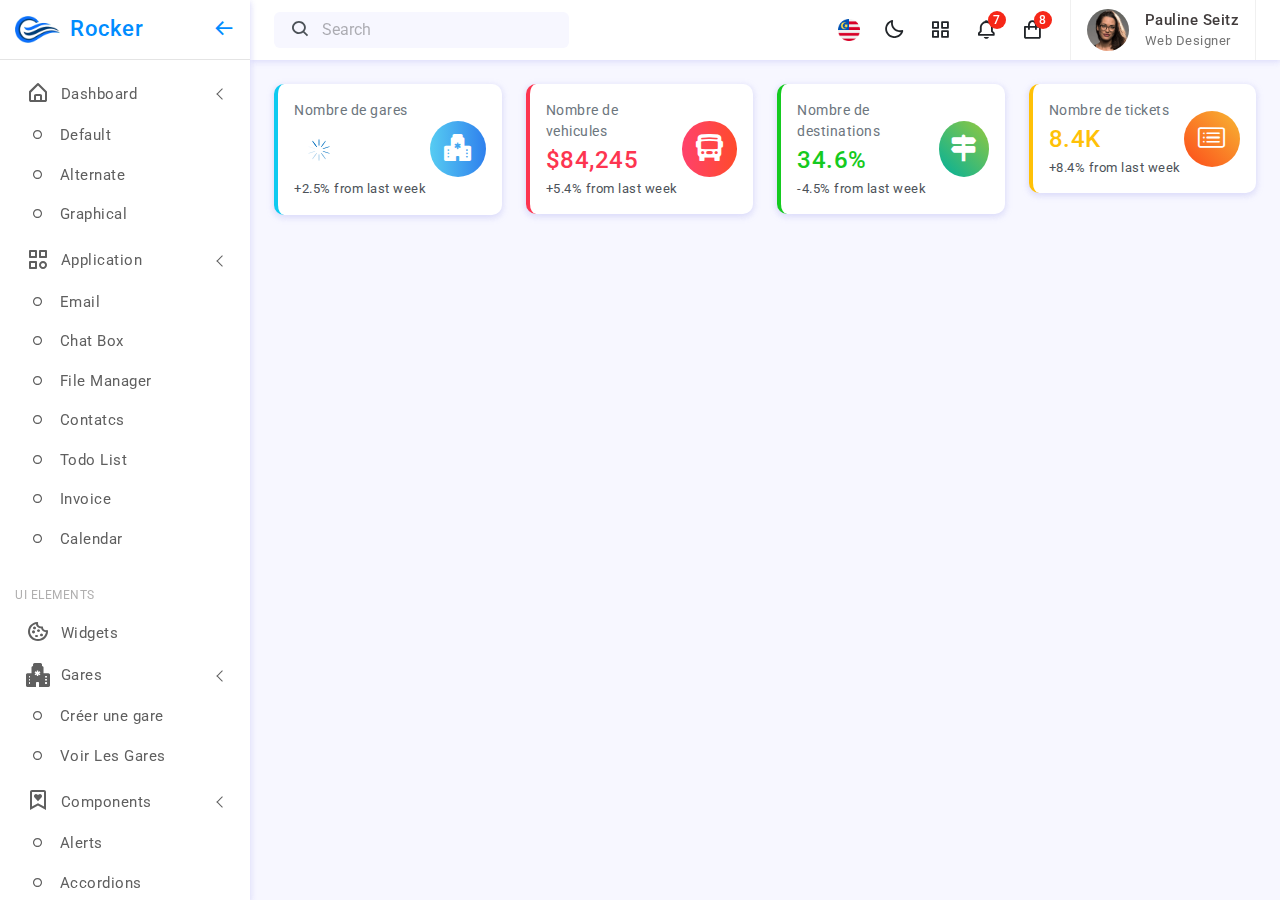
<file: admin/header.html>
<!doctype html>
<html lang="en">

<head>
	<!-- Required meta tags -->
	<meta charset="utf-8">
	<meta name="viewport" content="width=device-width, initial-scale=1">
	<!--favicon-->
	<link rel="icon" href="assets/images/favicon-32x32.png" type="image/png"/>
	<!--plugins-->
	<link href="assets/plugins/vectormap/jquery-jvectormap-2.0.2.css" rel="stylesheet"/>
	<link href="assets/plugins/simplebar/css/simplebar.css" rel="stylesheet" />
	<link href="assets/plugins/perfect-scrollbar/css/perfect-scrollbar.css" rel="stylesheet" />
	<link href="assets/plugins/metismenu/css/metisMenu.min.css" rel="stylesheet"/>
	<!-- loader-->
	<link href="assets/css/pace.min.css" rel="stylesheet"/>
	<script src="assets/js/pace.min.js"></script>
	<!-- Bootstrap CSS -->
	<link href="assets/css/bootstrap.min.css" rel="stylesheet">
	<link href="assets/css/bootstrap-extended.css" rel="stylesheet">
	<link href="https://fonts.googleapis.com/css2?family=Roboto:wght@400;500&display=swap" rel="stylesheet">
	<link href="assets/css/app.css" rel="stylesheet">
	<link href="assets/css/icons.css" rel="stylesheet">
	<!-- Theme Style CSS -->
	<link rel="stylesheet" href="assets/css/dark-theme.css"/>
	<link rel="stylesheet" href="assets/css/semi-dark.css"/>
	<link rel="stylesheet" href="assets/css/header-colors.css"/>
    <link rel="stylesheet" href="https://cdn.jsdelivr.net/npm/bootstrap-icons@1.10.4/font/bootstrap-icons.css">
	<title>Rocker - Bootstrap 5 Admin Dashboard Template</title>
</head>

<body>
	<!--wrapper-->
	<div class="wrapper">
		<!--sidebar wrapper -->
		<div class="sidebar-wrapper" data-simplebar="true">
			<div class="sidebar-header">
				<div>
					<img src="assets/images/logo-icon.png" class="logo-icon" alt="logo icon">
				</div>
				<div>
					<h4 class="logo-text">Rocker</h4>
				</div>
				<div class="toggle-icon ms-auto"><i class='bx bx-arrow-back'></i>
				</div>
			 </div>
			<!--navigation-->
			<ul class="metismenu" id="menu">
				<li>
					<a href="javascript:;" class="has-arrow">
						<div class="parent-icon"><i class='bx bx-home-alt'></i>
						</div>
						<div class="menu-title">Dashboard</div>
					</a>
					<ul>
						<li> <a href="index.html"><i class='bx bx-radio-circle'></i>Default</a>
						</li>
						<li> <a href="index2.html"><i class='bx bx-radio-circle'></i>Alternate</a>
						</li>
						<li> <a href="index3.html"><i class='bx bx-radio-circle'></i>Graphical</a>
						</li>
					</ul>
				</li>
				<li>
					<a href="javascript:;" class="has-arrow">
						<div class="parent-icon"><i class="bx bx-category"></i>
						</div>
						<div class="menu-title">Application</div>
					</a>
					<ul>
						<li> <a href="app-emailbox.html"><i class='bx bx-radio-circle'></i>Email</a>
						</li>
						<li> <a href="app-chat-box.html"><i class='bx bx-radio-circle'></i>Chat Box</a>
						</li>
						<li> <a href="app-file-manager.html"><i class='bx bx-radio-circle'></i>File Manager</a>
						</li>
						<li> <a href="app-contact-list.html"><i class='bx bx-radio-circle'></i>Contatcs</a>
						</li>
						<li> <a href="app-to-do.html"><i class='bx bx-radio-circle'></i>Todo List</a>
						</li>
						<li> <a href="app-invoice.html"><i class='bx bx-radio-circle'></i>Invoice</a>
						</li>
						<li> <a href="app-fullcalender.html"><i class='bx bx-radio-circle'></i>Calendar</a>
						</li>
					</ul>
				</li>
				<li class="menu-label">UI Elements</li>
				<li>
					<a href="widgets.html">
						<div class="parent-icon"><i class='bx bx-cookie'></i>
						</div>
						<div class="menu-title">Widgets</div>
					</a>
				</li>
				<li>
					<a href="javascript:;" class="has-arrow">
						<div class="parent-icon"><i class="bi bi-hospital-fill"></i>
						</div>
						<div class="menu-title">Gares</div>
					</a>
					<ul>
						<li> <a href="ecommerce-products.html"><i class='bx bx-radio-circle'></i>Créer une gare</a>
						</li>
						<li> <a href="ecommerce-products-details.html"><i class='bx bx-radio-circle'></i>Voir Les Gares</a>
						</li>
						
					</ul>
				</li>
				<li>
					<a class="has-arrow" href="javascript:;">
						<div class="parent-icon"><i class='bx bx-bookmark-heart'></i>
						</div>
						<div class="menu-title">Components</div>
					</a>
					<ul>
						<li> <a href="component-alerts.html"><i class='bx bx-radio-circle'></i>Alerts</a>
						</li>
						<li> <a href="component-accordions.html"><i class='bx bx-radio-circle'></i>Accordions</a>
						</li>
						<li> <a href="component-badges.html"><i class='bx bx-radio-circle'></i>Badges</a>
						</li>
						<li> <a href="component-buttons.html"><i class='bx bx-radio-circle'></i>Buttons</a>
						</li>
						<li> <a href="component-cards.html"><i class='bx bx-radio-circle'></i>Cards</a>
						</li>
						<li> <a href="component-carousels.html"><i class='bx bx-radio-circle'></i>Carousels</a>
						</li>
						<li> <a href="component-list-groups.html"><i class='bx bx-radio-circle'></i>List Groups</a>
						</li>
						<li> <a href="component-media-object.html"><i class='bx bx-radio-circle'></i>Media Objects</a>
						</li>
						<li> <a href="component-modals.html"><i class='bx bx-radio-circle'></i>Modals</a>
						</li>
						<li> <a href="component-navs-tabs.html"><i class='bx bx-radio-circle'></i>Navs & Tabs</a>
						</li>
						<li> <a href="component-navbar.html"><i class='bx bx-radio-circle'></i>Navbar</a>
						</li>
						<li> <a href="component-paginations.html"><i class='bx bx-radio-circle'></i>Pagination</a>
						</li>
						<li> <a href="component-popovers-tooltips.html"><i class='bx bx-radio-circle'></i>Popovers & Tooltips</a>
						</li>
						<li> <a href="component-progress-bars.html"><i class='bx bx-radio-circle'></i>Progress</a>
						</li>
						<li> <a href="component-spinners.html"><i class='bx bx-radio-circle'></i>Spinners</a>
						</li>
						<li> <a href="component-notifications.html"><i class='bx bx-radio-circle'></i>Notifications</a>
						</li>
						<li> <a href="component-avtars-chips.html"><i class='bx bx-radio-circle'></i>Avatrs & Chips</a>
						</li>
					</ul>
				</li>
				<li>
					<a class="has-arrow" href="javascript:;">
						<div class="parent-icon"><i class="bx bx-repeat"></i>
						</div>
						<div class="menu-title">Content</div>
					</a>
					<ul>
						<li> <a href="content-grid-system.html"><i class='bx bx-radio-circle'></i>Grid System</a>
						</li>
						<li> <a href="content-typography.html"><i class='bx bx-radio-circle'></i>Typography</a>
						</li>
						<li> <a href="content-text-utilities.html"><i class='bx bx-radio-circle'></i>Text Utilities</a>
						</li>
					</ul>
				</li>
				<li>
					<a class="has-arrow" href="javascript:;">
						<div class="parent-icon"> <i class="bx bx-donate-blood"></i>
						</div>
						<div class="menu-title">Icons</div>
					</a>
					<ul>
						<li> <a href="icons-line-icons.html"><i class='bx bx-radio-circle'></i>Line Icons</a>
						</li>
						<li> <a href="icons-boxicons.html"><i class='bx bx-radio-circle'></i>Boxicons</a>
						</li>
						<li> <a href="icons-feather-icons.html"><i class='bx bx-radio-circle'></i>Feather Icons</a>
						</li>
					</ul>
				</li>
				<li>
					<a href="form-froala-editor.html">
						<div class="parent-icon"><i class='bx bx-code-alt'></i>
						</div>
						<div class="menu-title">Froala Editor</div>
					</a>
				</li>
				<li class="menu-label">Forms & Tables</li>
				<li>
					<a class="has-arrow" href="javascript:;">
						<div class="parent-icon"><i class='bx bx-message-square-edit'></i>
						</div>
						<div class="menu-title">Forms</div>
					</a>
					<ul>
						<li> <a href="form-elements.html"><i class='bx bx-radio-circle'></i>Form Elements</a>
						</li>
						<li> <a href="form-input-group.html"><i class='bx bx-radio-circle'></i>Input Groups</a>
						</li>
						<li> <a href="form-radios-and-checkboxes.html"><i class='bx bx-radio-circle'></i>Radios & Checkboxes</a>
						</li>
						<li> <a href="form-layouts.html"><i class='bx bx-radio-circle'></i>Forms Layouts</a>
						</li>
						<li> <a href="form-validations.html"><i class='bx bx-radio-circle'></i>Form Validation</a>
						</li>
						<li> <a href="form-wizard.html"><i class='bx bx-radio-circle'></i>Form Wizard</a>
						</li>
						<li> <a href="form-text-editor.html"><i class='bx bx-radio-circle'></i>Text Editor</a>
						</li>
						<li> <a href="form-file-upload.html"><i class='bx bx-radio-circle'></i>File Upload</a>
						</li>
						<li> <a href="form-date-time-pickes.html"><i class='bx bx-radio-circle'></i>Date Pickers</a>
						</li>
						<li> <a href="form-select2.html"><i class='bx bx-radio-circle'></i>Select2</a>
						</li>
						<li> <a href="form-repeater.html"><i class='bx bx-radio-circle'></i>Form Repeater</a>
						</li>
					</ul>
				</li>
				<li>
					<a class="has-arrow" href="javascript:;">
						<div class="parent-icon"><i class="bx bx-grid-alt"></i>
						</div>
						<div class="menu-title">Tables</div>
					</a>
					<ul>
						<li> <a href="table-basic-table.html"><i class='bx bx-radio-circle'></i>Basic Table</a>
						</li>
						<li> <a href="table-datatable.html"><i class='bx bx-radio-circle'></i>Data Table</a>
						</li>
					</ul>
				</li>
				<li class="menu-label">Pages</li>
				<li>
					<a class="has-arrow" href="javascript:;">
						<div class="parent-icon"><i class="bx bx-lock"></i>
						</div>
						<div class="menu-title">Authentication</div>
					</a>
					<ul>
						<li><a class="has-arrow" href="javascript:;"><i class='bx bx-radio-circle'></i>Basic</a>
							<ul>
								<li><a href="auth-basic-signin.html" target="_blank"><i class='bx bx-radio-circle'></i>Sign In</a></li>
								<li><a href="auth-basic-signup.html" target="_blank"><i class='bx bx-radio-circle'></i>Sign Up</a></li>
								<li><a href="auth-basic-forgot-password.html" target="_blank"><i class='bx bx-radio-circle'></i>Forgot Password</a></li>
								<li><a href="auth-basic-reset-password.html" target="_blank"><i class='bx bx-radio-circle'></i>Reset Password</a></li>
							</ul>
						</li>
						<li><a class="has-arrow" href="javascript:;"><i class='bx bx-radio-circle'></i>Cover</a>
							<ul>
								<li><a href="auth-cover-signin.html" target="_blank"><i class='bx bx-radio-circle'></i>Sign In</a></li>
								<li><a href="auth-cover-signup.html" target="_blank"><i class='bx bx-radio-circle'></i>Sign Up</a></li>
								<li><a href="auth-cover-forgot-password.html" target="_blank"><i class='bx bx-radio-circle'></i>Forgot Password</a></li>
								<li><a href="auth-cover-reset-password.html" target="_blank"><i class='bx bx-radio-circle'></i>Reset Password</a></li>
							</ul>
						</li>
						<li><a class="has-arrow" href="javascript:;"><i class='bx bx-radio-circle'></i>With Header Footer</a>
							<ul>
								<li><a href="auth-header-footer-signin.html" target="_blank"><i class='bx bx-radio-circle'></i>Sign In</a></li>
								<li><a href="auth-header-footer-signup.html" target="_blank"><i class='bx bx-radio-circle'></i>Sign Up</a></li>
								<li><a href="auth-header-footer-forgot-password.html" target="_blank"><i class='bx bx-radio-circle'></i>Forgot Password</a></li>
								<li><a href="auth-header-footer-reset-password.html" target="_blank"><i class='bx bx-radio-circle'></i>Reset Password</a></li>
							</ul>
						</li>
					</ul>
				</li>
				<li>
					<a href="user-profile.html">
						<div class="parent-icon"><i class="bx bx-user-circle"></i>
						</div>
						<div class="menu-title">User Profile</div>
					</a>
				</li>
				<li>
					<a href="timeline.html">
						<div class="parent-icon"> <i class="bx bx-video-recording"></i>
						</div>
						<div class="menu-title">Timeline</div>
					</a>
				</li>
				<li>
					<a class="has-arrow" href="javascript:;">
						<div class="parent-icon"><i class="bx bx-error"></i>
						</div>
						<div class="menu-title">Errors</div>
					</a>
					<ul>
						<li> <a href="errors-404-error.html" target="_blank"><i class='bx bx-radio-circle'></i>404 Error</a>
						</li>
						<li> <a href="errors-500-error.html" target="_blank"><i class='bx bx-radio-circle'></i>500 Error</a>
						</li>
						<li> <a href="errors-coming-soon.html" target="_blank"><i class='bx bx-radio-circle'></i>Coming Soon</a>
						</li>
						<li> <a href="error-blank-page.html" target="_blank"><i class='bx bx-radio-circle'></i>Blank Page</a>
						</li>
					</ul>
				</li>
				<li>
					<a href="faq.html">
						<div class="parent-icon"><i class="bx bx-help-circle"></i>
						</div>
						<div class="menu-title">FAQ</div>
					</a>
				</li>
				<li>
					<a href="pricing-table.html">
						<div class="parent-icon"><i class="bx bx-diamond"></i>
						</div>
						<div class="menu-title">Pricing</div>
					</a>
				</li>
				<li class="menu-label">Charts & Maps</li>
				<li>
					<a class="has-arrow" href="javascript:;">
						<div class="parent-icon"><i class="bx bx-line-chart"></i>
						</div>
						<div class="menu-title">Charts</div>
					</a>
					<ul>
						<li> <a href="charts-apex-chart.html"><i class='bx bx-radio-circle'></i>Apex</a>
						</li>
						<li> <a href="charts-chartjs.html"><i class='bx bx-radio-circle'></i>Chartjs</a>
						</li>
						<li> <a href="charts-highcharts.html"><i class='bx bx-radio-circle'></i>Highcharts</a>
						</li>
					</ul>
				</li>
				<li>
					<a class="has-arrow" href="javascript:;">
						<div class="parent-icon"><i class="bx bx-map-alt"></i>
						</div>
						<div class="menu-title">Maps</div>
					</a>
					<ul>
						<li> <a href="map-google-maps.html"><i class='bx bx-radio-circle'></i>Google Maps</a>
						</li>
						<li> <a href="map-vector-maps.html"><i class='bx bx-radio-circle'></i>Vector Maps</a>
						</li>
					</ul>
				</li>
				<li class="menu-label">Others</li>
				<li>
					<a class="has-arrow" href="javascript:;">
						<div class="parent-icon"><i class="bx bx-menu"></i>
						</div>
						<div class="menu-title">Menu Levels</div>
					</a>
					<ul>
						<li> <a class="has-arrow" href="javascript:;"><i class='bx bx-radio-circle'></i>Level One</a>
							<ul>
								<li> <a class="has-arrow" href="javascript:;"><i class='bx bx-radio-circle'></i>Level Two</a>
									<ul>
										<li> <a href="javascript:;"><i class='bx bx-radio-circle'></i>Level Three</a>
										</li>
									</ul>
								</li>
							</ul>
						</li>
					</ul>
				</li>
				<li>
					<a href="https://codervent.com/rocker/documentation/index.html" target="_blank">
						<div class="parent-icon"><i class="bx bx-folder"></i>
						</div>
						<div class="menu-title">Documentation</div>
					</a>
				</li>
				<li>
					<a href="https://themeforest.net/user/codervent" target="_blank">
						<div class="parent-icon"><i class="bx bx-support"></i>
						</div>
						<div class="menu-title">Support</div>
					</a>
				</li>
			</ul>
			<!--end navigation-->
		</div>
		<!--end sidebar wrapper -->
		<!--start header -->
        <header>
			<div class="topbar d-flex align-items-center">
				<nav class="navbar navbar-expand gap-3">
					<div class="mobile-toggle-menu"><i class='bx bx-menu'></i>
					</div>

					  <div class="position-relative search-bar d-lg-block d-none" data-bs-toggle="modal" data-bs-target="#SearchModal">
						<input class="form-control px-5" disabled type="search" placeholder="Search">
						<span class="position-absolute top-50 search-show ms-3 translate-middle-y start-0 top-50 fs-5"><i class='bx bx-search'></i></span>
					  </div>


					  <div class="top-menu ms-auto">
						<ul class="navbar-nav align-items-center gap-1">
							<li class="nav-item mobile-search-icon d-flex d-lg-none" data-bs-toggle="modal" data-bs-target="#SearchModal">
								<a class="nav-link" href="avascript:;"><i class='bx bx-search'></i>
								</a>
							</li>
							<li class="nav-item dropdown dropdown-laungauge d-none d-sm-flex">
								<a class="nav-link dropdown-toggle dropdown-toggle-nocaret" href="avascript:;" data-bs-toggle="dropdown"><img src="assets/images/county/02.png" width="22" alt="">
								</a>
								<ul class="dropdown-menu dropdown-menu-end">
									<li><a class="dropdown-item d-flex align-items-center py-2" href="javascript:;"><img src="assets/images/county/01.png" width="20" alt=""><span class="ms-2">English</span></a>
									</li>
									<li><a class="dropdown-item d-flex align-items-center py-2" href="javascript:;"><img src="assets/images/county/02.png" width="20" alt=""><span class="ms-2">Catalan</span></a>
									</li>
									<li><a class="dropdown-item d-flex align-items-center py-2" href="javascript:;"><img src="assets/images/county/03.png" width="20" alt=""><span class="ms-2">French</span></a>
									</li>
									<li><a class="dropdown-item d-flex align-items-center py-2" href="javascript:;"><img src="assets/images/county/04.png" width="20" alt=""><span class="ms-2">Belize</span></a>
									</li>
									<li><a class="dropdown-item d-flex align-items-center py-2" href="javascript:;"><img src="assets/images/county/05.png" width="20" alt=""><span class="ms-2">Colombia</span></a>
									</li>
									<li><a class="dropdown-item d-flex align-items-center py-2" href="javascript:;"><img src="assets/images/county/06.png" width="20" alt=""><span class="ms-2">Spanish</span></a>
									</li>
									<li><a class="dropdown-item d-flex align-items-center py-2" href="javascript:;"><img src="assets/images/county/07.png" width="20" alt=""><span class="ms-2">Georgian</span></a>
									</li>
									<li><a class="dropdown-item d-flex align-items-center py-2" href="javascript:;"><img src="assets/images/county/08.png" width="20" alt=""><span class="ms-2">Hindi</span></a>
									</li>
								</ul>
							</li>
							<li class="nav-item dark-mode d-none d-sm-flex">
								<a class="nav-link dark-mode-icon" href="javascript:;"><i class='bx bx-moon'></i>
								</a>
							</li>

							<li class="nav-item dropdown dropdown-app">
								<a class="nav-link dropdown-toggle dropdown-toggle-nocaret" data-bs-toggle="dropdown" href="javascript:;"><i class='bx bx-grid-alt'></i></a>
								<div class="dropdown-menu dropdown-menu-end p-0">
									<div class="app-container p-2 my-2">
									  <div class="row gx-0 gy-2 row-cols-3 justify-content-center p-2">
										 <div class="col">
										  <a href="javascript:;">
											<div class="app-box text-center">
											  <div class="app-icon">
												  <img src="assets/images/app/slack.png" width="30" alt="">
											  </div>
											  <div class="app-name">
												  <p class="mb-0 mt-1">Slack</p>
											  </div>
											  </div>
											</a>
										 </div>
										 <div class="col">
										  <a href="javascript:;">
											<div class="app-box text-center">
											  <div class="app-icon">
												  <img src="assets/images/app/behance.png" width="30" alt="">
											  </div>
											  <div class="app-name">
												  <p class="mb-0 mt-1">Behance</p>
											  </div>
											  </div>
										  </a>
										 </div>
										 <div class="col">
										  <a href="javascript:;">
											<div class="app-box text-center">
											  <div class="app-icon">
												<img src="assets/images/app/google-drive.png" width="30" alt="">
											  </div>
											  <div class="app-name">
												  <p class="mb-0 mt-1">Dribble</p>
											  </div>
											  </div>
											</a>
										 </div>
										 <div class="col">
										  <a href="javascript:;">
											<div class="app-box text-center">
											  <div class="app-icon">
												  <img src="assets/images/app/outlook.png" width="30" alt="">
											  </div>
											  <div class="app-name">
												  <p class="mb-0 mt-1">Outlook</p>
											  </div>
											  </div>
											</a>
										 </div>
										 <div class="col">
										  <a href="javascript:;">
											<div class="app-box text-center">
											  <div class="app-icon">
												  <img src="assets/images/app/github.png" width="30" alt="">
											  </div>
											  <div class="app-name">
												  <p class="mb-0 mt-1">GitHub</p>
											  </div>
											  </div>
											</a>
										 </div>
										 <div class="col">
										  <a href="javascript:;">
											<div class="app-box text-center">
											  <div class="app-icon">
												  <img src="assets/images/app/stack-overflow.png" width="30" alt="">
											  </div>
											  <div class="app-name">
												  <p class="mb-0 mt-1">Stack</p>
											  </div>
											  </div>
											</a>
										 </div>
										 <div class="col">
										  <a href="javascript:;">
											<div class="app-box text-center">
											  <div class="app-icon">
												  <img src="assets/images/app/figma.png" width="30" alt="">
											  </div>
											  <div class="app-name">
												  <p class="mb-0 mt-1">Stack</p>
											  </div>
											  </div>
											</a>
										 </div>
										 <div class="col">
										  <a href="javascript:;">
											<div class="app-box text-center">
											  <div class="app-icon">
												  <img src="assets/images/app/twitter.png" width="30" alt="">
											  </div>
											  <div class="app-name">
												  <p class="mb-0 mt-1">Twitter</p>
											  </div>
											  </div>
											</a>
										 </div>
										 <div class="col">
										  <a href="javascript:;">
											<div class="app-box text-center">
											  <div class="app-icon">
												  <img src="assets/images/app/google-calendar.png" width="30" alt="">
											  </div>
											  <div class="app-name">
												  <p class="mb-0 mt-1">Calendar</p>
											  </div>
											  </div>
											</a>
										 </div>
										 <div class="col">
										  <a href="javascript:;">
											<div class="app-box text-center">
											  <div class="app-icon">
												  <img src="assets/images/app/spotify.png" width="30" alt="">
											  </div>
											  <div class="app-name">
												  <p class="mb-0 mt-1">Spotify</p>
											  </div>
											  </div>
											</a>
										 </div>
										 <div class="col">
										  <a href="javascript:;">
											<div class="app-box text-center">
											  <div class="app-icon">
												  <img src="assets/images/app/google-photos.png" width="30" alt="">
											  </div>
											  <div class="app-name">
												  <p class="mb-0 mt-1">Photos</p>
											  </div>
											  </div>
											</a>
										 </div>
										 <div class="col">
										  <a href="javascript:;">
											<div class="app-box text-center">
											  <div class="app-icon">
												  <img src="assets/images/app/pinterest.png" width="30" alt="">
											  </div>
											  <div class="app-name">
												  <p class="mb-0 mt-1">Photos</p>
											  </div>
											  </div>
											</a>
										 </div>
										 <div class="col">
										  <a href="javascript:;">
											<div class="app-box text-center">
											  <div class="app-icon">
												  <img src="assets/images/app/linkedin.png" width="30" alt="">
											  </div>
											  <div class="app-name">
												  <p class="mb-0 mt-1">linkedin</p>
											  </div>
											  </div>
											</a>
										 </div>
										 <div class="col">
										  <a href="javascript:;">
											<div class="app-box text-center">
											  <div class="app-icon">
												  <img src="assets/images/app/dribble.png" width="30" alt="">
											  </div>
											  <div class="app-name">
												  <p class="mb-0 mt-1">Dribble</p>
											  </div>
											  </div>
											</a>
										 </div>
										 <div class="col">
										  <a href="javascript:;">
											<div class="app-box text-center">
											  <div class="app-icon">
												  <img src="assets/images/app/youtube.png" width="30" alt="">
											  </div>
											  <div class="app-name">
												  <p class="mb-0 mt-1">YouTube</p>
											  </div>
											  </div>
											</a>
										 </div>
										 <div class="col">
										  <a href="javascript:;">
											<div class="app-box text-center">
											  <div class="app-icon">
												  <img src="assets/images/app/google.png" width="30" alt="">
											  </div>
											  <div class="app-name">
												  <p class="mb-0 mt-1">News</p>
											  </div>
											  </div>
											</a>
										 </div>
										 <div class="col">
										  <a href="javascript:;">
											<div class="app-box text-center">
											  <div class="app-icon">
												  <img src="assets/images/app/envato.png" width="30" alt="">
											  </div>
											  <div class="app-name">
												  <p class="mb-0 mt-1">Envato</p>
											  </div>
											  </div>
											</a>
										 </div>
										 <div class="col">
										  <a href="javascript:;">
											<div class="app-box text-center">
											  <div class="app-icon">
												  <img src="assets/images/app/safari.png" width="30" alt="">
											  </div>
											  <div class="app-name">
												  <p class="mb-0 mt-1">Safari</p>
											  </div>
											  </div>
											</a>
										 </div>
				
									  </div><!--end row-->
				
									</div>
								</div>
							</li>

							<li class="nav-item dropdown dropdown-large">
								<a class="nav-link dropdown-toggle dropdown-toggle-nocaret position-relative" href="#" data-bs-toggle="dropdown"><span class="alert-count">7</span>
									<i class='bx bx-bell'></i>
								</a>
								<div class="dropdown-menu dropdown-menu-end">
									<a href="javascript:;">
										<div class="msg-header">
											<p class="msg-header-title">Notifications</p>
											<p class="msg-header-badge">8 New</p>
										</div>
									</a>
									<div class="header-notifications-list">
										<a class="dropdown-item" href="javascript:;">
											<div class="d-flex align-items-center">
												<div class="user-online">
													<img src="assets/images/avatars/avatar-1.png" class="msg-avatar" alt="user avatar">
												</div>
												<div class="flex-grow-1">
													<h6 class="msg-name">Daisy Anderson<span class="msg-time float-end">5 sec
												ago</span></h6>
													<p class="msg-info">The standard chunk of lorem</p>
												</div>
											</div>
										</a>
										<a class="dropdown-item" href="javascript:;">
											<div class="d-flex align-items-center">
												<div class="notify bg-light-danger text-danger">dc
												</div>
												<div class="flex-grow-1">
													<h6 class="msg-name">New Orders <span class="msg-time float-end">2 min
												ago</span></h6>
													<p class="msg-info">You have recived new orders</p>
												</div>
											</div>
										</a>
										<a class="dropdown-item" href="javascript:;">
											<div class="d-flex align-items-center">
												<div class="user-online">
													<img src="assets/images/avatars/avatar-2.png" class="msg-avatar" alt="user avatar">
												</div>
												<div class="flex-grow-1">
													<h6 class="msg-name">Althea Cabardo <span class="msg-time float-end">14
												sec ago</span></h6>
													<p class="msg-info">Many desktop publishing packages</p>
												</div>
											</div>
										</a>
										<a class="dropdown-item" href="javascript:;">
											<div class="d-flex align-items-center">
												<div class="notify bg-light-success text-success">
													<img src="assets/images/app/outlook.png" width="25" alt="user avatar">
												</div>
												<div class="flex-grow-1">
													<h6 class="msg-name">Account Created<span class="msg-time float-end">28 min
												ago</span></h6>
													<p class="msg-info">Successfully created new email</p>
												</div>
											</div>
										</a>
										<a class="dropdown-item" href="javascript:;">
											<div class="d-flex align-items-center">
												<div class="notify bg-light-info text-info">Ss
												</div>
												<div class="flex-grow-1">
													<h6 class="msg-name">New Product Approved <span
												class="msg-time float-end">2 hrs ago</span></h6>
													<p class="msg-info">Your new product has approved</p>
												</div>
											</div>
										</a>
										<a class="dropdown-item" href="javascript:;">
											<div class="d-flex align-items-center">
												<div class="user-online">
													<img src="assets/images/avatars/avatar-4.png" class="msg-avatar" alt="user avatar">
												</div>
												<div class="flex-grow-1">
													<h6 class="msg-name">Katherine Pechon <span class="msg-time float-end">15
												min ago</span></h6>
													<p class="msg-info">Making this the first true generator</p>
												</div>
											</div>
										</a>
										<a class="dropdown-item" href="javascript:;">
											<div class="d-flex align-items-center">
												<div class="notify bg-light-success text-success"><i class='bx bx-check-square'></i>
												</div>
												<div class="flex-grow-1">
													<h6 class="msg-name">Your item is shipped <span class="msg-time float-end">5 hrs
												ago</span></h6>
													<p class="msg-info">Successfully shipped your item</p>
												</div>
											</div>
										</a>
										<a class="dropdown-item" href="javascript:;">
											<div class="d-flex align-items-center">
												<div class="notify bg-light-primary">
													<img src="assets/images/app/github.png" width="25" alt="user avatar">
												</div>
												<div class="flex-grow-1">
													<h6 class="msg-name">New 24 authors<span class="msg-time float-end">1 day
												ago</span></h6>
													<p class="msg-info">24 new authors joined last week</p>
												</div>
											</div>
										</a>
										<a class="dropdown-item" href="javascript:;">
											<div class="d-flex align-items-center">
												<div class="user-online">
													<img src="assets/images/avatars/avatar-8.png" class="msg-avatar" alt="user avatar">
												</div>
												<div class="flex-grow-1">
													<h6 class="msg-name">Peter Costanzo <span class="msg-time float-end">6 hrs
												ago</span></h6>
													<p class="msg-info">It was popularised in the 1960s</p>
												</div>
											</div>
										</a>
									</div>
									<a href="javascript:;">
										<div class="text-center msg-footer">
											<button class="btn btn-primary w-100">View All Notifications</button>
										</div>
									</a>
								</div>
							</li>
							<li class="nav-item dropdown dropdown-large">
								<a class="nav-link dropdown-toggle dropdown-toggle-nocaret position-relative" href="#" role="button" data-bs-toggle="dropdown" aria-expanded="false"> <span class="alert-count">8</span>
									<i class='bx bx-shopping-bag'></i>
								</a>
								<div class="dropdown-menu dropdown-menu-end">
									<a href="javascript:;">
										<div class="msg-header">
											<p class="msg-header-title">My Cart</p>
											<p class="msg-header-badge">10 Items</p>
										</div>
									</a>
									<div class="header-message-list">
										<a class="dropdown-item" href="javascript:;">
											<div class="d-flex align-items-center gap-3">
												<div class="position-relative">
													<div class="cart-product rounded-circle bg-light">
														<img src="assets/images/products/11.png" class="" alt="product image">
													</div>
												</div>
												<div class="flex-grow-1">
													<h6 class="cart-product-title mb-0">Men White T-Shirt</h6>
													<p class="cart-product-price mb-0">1 X $29.00</p>
												</div>
												<div class="">
													<p class="cart-price mb-0">$250</p>
												</div>
												<div class="cart-product-cancel"><i class="bx bx-x"></i>
												</div>
											</div>
										</a>
										<a class="dropdown-item" href="javascript:;">
											<div class="d-flex align-items-center gap-3">
												<div class="position-relative">
													<div class="cart-product rounded-circle bg-light">
														<img src="assets/images/products/02.png" class="" alt="product image">
													</div>
												</div>
												<div class="flex-grow-1">
													<h6 class="cart-product-title mb-0">Men White T-Shirt</h6>
													<p class="cart-product-price mb-0">1 X $29.00</p>
												</div>
												<div class="">
													<p class="cart-price mb-0">$250</p>
												</div>
												<div class="cart-product-cancel"><i class="bx bx-x"></i>
												</div>
											</div>
										</a>
										<a class="dropdown-item" href="javascript:;">
											<div class="d-flex align-items-center gap-3">
												<div class="position-relative">
													<div class="cart-product rounded-circle bg-light">
														<img src="assets/images/products/03.png" class="" alt="product image">
													</div>
												</div>
												<div class="flex-grow-1">
													<h6 class="cart-product-title mb-0">Men White T-Shirt</h6>
													<p class="cart-product-price mb-0">1 X $29.00</p>
												</div>
												<div class="">
													<p class="cart-price mb-0">$250</p>
												</div>
												<div class="cart-product-cancel"><i class="bx bx-x"></i>
												</div>
											</div>
										</a>
										<a class="dropdown-item" href="javascript:;">
											<div class="d-flex align-items-center gap-3">
												<div class="position-relative">
													<div class="cart-product rounded-circle bg-light">
														<img src="assets/images/products/04.png" class="" alt="product image">
													</div>
												</div>
												<div class="flex-grow-1">
													<h6 class="cart-product-title mb-0">Men White T-Shirt</h6>
													<p class="cart-product-price mb-0">1 X $29.00</p>
												</div>
												<div class="">
													<p class="cart-price mb-0">$250</p>
												</div>
												<div class="cart-product-cancel"><i class="bx bx-x"></i>
												</div>
											</div>
										</a>
										<a class="dropdown-item" href="javascript:;">
											<div class="d-flex align-items-center gap-3">
												<div class="position-relative">
													<div class="cart-product rounded-circle bg-light">
														<img src="assets/images/products/05.png" class="" alt="product image">
													</div>
												</div>
												<div class="flex-grow-1">
													<h6 class="cart-product-title mb-0">Men White T-Shirt</h6>
													<p class="cart-product-price mb-0">1 X $29.00</p>
												</div>
												<div class="">
													<p class="cart-price mb-0">$250</p>
												</div>
												<div class="cart-product-cancel"><i class="bx bx-x"></i>
												</div>
											</div>
										</a>
										<a class="dropdown-item" href="javascript:;">
											<div class="d-flex align-items-center gap-3">
												<div class="position-relative">
													<div class="cart-product rounded-circle bg-light">
														<img src="assets/images/products/06.png" class="" alt="product image">
													</div>
												</div>
												<div class="flex-grow-1">
													<h6 class="cart-product-title mb-0">Men White T-Shirt</h6>
													<p class="cart-product-price mb-0">1 X $29.00</p>
												</div>
												<div class="">
													<p class="cart-price mb-0">$250</p>
												</div>
												<div class="cart-product-cancel"><i class="bx bx-x"></i>
												</div>
											</div>
										</a>
										<a class="dropdown-item" href="javascript:;">
											<div class="d-flex align-items-center gap-3">
												<div class="position-relative">
													<div class="cart-product rounded-circle bg-light">
														<img src="assets/images/products/07.png" class="" alt="product image">
													</div>
												</div>
												<div class="flex-grow-1">
													<h6 class="cart-product-title mb-0">Men White T-Shirt</h6>
													<p class="cart-product-price mb-0">1 X $29.00</p>
												</div>
												<div class="">
													<p class="cart-price mb-0">$250</p>
												</div>
												<div class="cart-product-cancel"><i class="bx bx-x"></i>
												</div>
											</div>
										</a>
										<a class="dropdown-item" href="javascript:;">
											<div class="d-flex align-items-center gap-3">
												<div class="position-relative">
													<div class="cart-product rounded-circle bg-light">
														<img src="assets/images/products/08.png" class="" alt="product image">
													</div>
												</div>
												<div class="flex-grow-1">
													<h6 class="cart-product-title mb-0">Men White T-Shirt</h6>
													<p class="cart-product-price mb-0">1 X $29.00</p>
												</div>
												<div class="">
													<p class="cart-price mb-0">$250</p>
												</div>
												<div class="cart-product-cancel"><i class="bx bx-x"></i>
												</div>
											</div>
										</a>
										<a class="dropdown-item" href="javascript:;">
											<div class="d-flex align-items-center gap-3">
												<div class="position-relative">
													<div class="cart-product rounded-circle bg-light">
														<img src="assets/images/products/09.png" class="" alt="product image">
													</div>
												</div>
												<div class="flex-grow-1">
													<h6 class="cart-product-title mb-0">Men White T-Shirt</h6>
													<p class="cart-product-price mb-0">1 X $29.00</p>
												</div>
												<div class="">
													<p class="cart-price mb-0">$250</p>
												</div>
												<div class="cart-product-cancel"><i class="bx bx-x"></i>
												</div>
											</div>
										</a>
									</div>
									<a href="javascript:;">
										<div class="text-center msg-footer">
											<div class="d-flex align-items-center justify-content-between mb-3">
												<h5 class="mb-0">Total</h5>
												<h5 class="mb-0 ms-auto">$489.00</h5>
											</div>
											<button class="btn btn-primary w-100">Checkout</button>
										</div>
									</a>
								</div>
							</li>
						</ul>
					</div>
					<div class="user-box dropdown px-3">
						<a class="d-flex align-items-center nav-link dropdown-toggle gap-3 dropdown-toggle-nocaret" href="#" role="button" data-bs-toggle="dropdown" aria-expanded="false">
							<img src="assets/images/avatars/avatar-2.png" class="user-img" alt="user avatar">
							<div class="user-info">
								<p class="user-name mb-0">Pauline Seitz</p>
								<p class="designattion mb-0">Web Designer</p>
							</div>
						</a>
						<ul class="dropdown-menu dropdown-menu-end">
							<li><a class="dropdown-item d-flex align-items-center" href="javascript:;"><i class="bx bx-user fs-5"></i><span>Profile</span></a>
							</li>
							<li><a class="dropdown-item d-flex align-items-center" href="javascript:;"><i class="bx bx-cog fs-5"></i><span>Settings</span></a>
							</li>
							<li><a class="dropdown-item d-flex align-items-center" href="javascript:;"><i class="bx bx-home-circle fs-5"></i><span>Dashboard</span></a>
							</li>
							<li><a class="dropdown-item d-flex align-items-center" href="javascript:;"><i class="bx bx-dollar-circle fs-5"></i><span>Earnings</span></a>
							</li>
							<li><a class="dropdown-item d-flex align-items-center" href="javascript:;"><i class="bx bx-download fs-5"></i><span>Downloads</span></a>
							</li>
							<li>
								<div class="dropdown-divider mb-0"></div>
							</li>
							<li><a class="dropdown-item d-flex align-items-center" href="javascript:;"><i class="bx bx-log-out-circle"></i><span>Logout</span></a>
							</li>
						</ul>
					</div>
				</nav>
			</div>
		</header>
		<!--end header -->
		<!--start page wrapper -->
		<div class="page-wrapper" style="height: auto;">
			<div class="page-content">
				<div class="row row-cols-1 row-cols-md-2 row-cols-xl-4">
                   <div class="col">
					 <div class="card radius-10 border-start border-0 border-4 border-info">
						<div class="card-body">
							<div class="d-flex align-items-center">
								<div>
									<p class="mb-0 text-secondary">Nombre de gares</p>
									<h4 class="my-1 text-info" id="nombre_gare"><img src="assets/images/ajax-loader.gif" height="50" width="50" alt=""></h4> <!--les donner de la gare vient du fichier app.js apres des requete ajax-->
									<p class="mb-0 font-13">+2.5% from last week</p>
								</div>
								<div class="widgets-icons-2 rounded-circle bg-gradient-blues text-white ms-auto"><i class="bi bi-hospital-fill"></i>
								</div>
							</div>
						</div>
					 </div>
				   </div>
				   <div class="col">
					<div class="card radius-10 border-start border-0 border-4 border-danger">
					   <div class="card-body">
						   <div class="d-flex align-items-center">
							   <div>
								   <p class="mb-0 text-secondary">Nombre de vehicules</p>
								   <h4 class="my-1 text-danger">$84,245</h4>
								   <p class="mb-0 font-13">+5.4% from last week</p>
							   </div>
							   <div class="widgets-icons-2 rounded-circle bg-gradient-burning text-white ms-auto"><i class="bi bi-bus-front-fill"></i>
							   </div>
						   </div>
					   </div>
					</div>
				  </div>
				  <div class="col">
					<div class="card radius-10 border-start border-0 border-4 border-success">
					   <div class="card-body">
						   <div class="d-flex align-items-center">
							   <div>
								   <p class="mb-0 text-secondary">Nombre de destinations</p>
								   <h4 class="my-1 text-success">34.6%</h4>
								   <p class="mb-0 font-13">-4.5% from last week</p>
							   </div>
							   <div class="widgets-icons-2 rounded-circle bg-gradient-ohhappiness text-white ms-auto"><i class="bi bi-signpost-2-fill"></i>
							   </div>
						   </div>
					   </div>
					</div>
				  </div>
				  <div class="col">
					<div class="card radius-10 border-start border-0 border-4 border-warning">
					   <div class="card-body">
						   <div class="d-flex align-items-center">
							   <div>
								   <p class="mb-0 text-secondary">Nombre de tickets</p>
								   <h4 class="my-1 text-warning">8.4K</h4>
								   <p class="mb-0 font-13">+8.4% from last week</p>
							   </div>
							   <div class="widgets-icons-2 rounded-circle bg-gradient-orange text-white ms-auto"><i class="bi bi-card-list"></i>
							   </div>
						   </div>
					   </div>
					</div>
				  </div> 
				</div><!--end row-->
			</div>
		</div>
		<!--end page wrapper -->
</file>
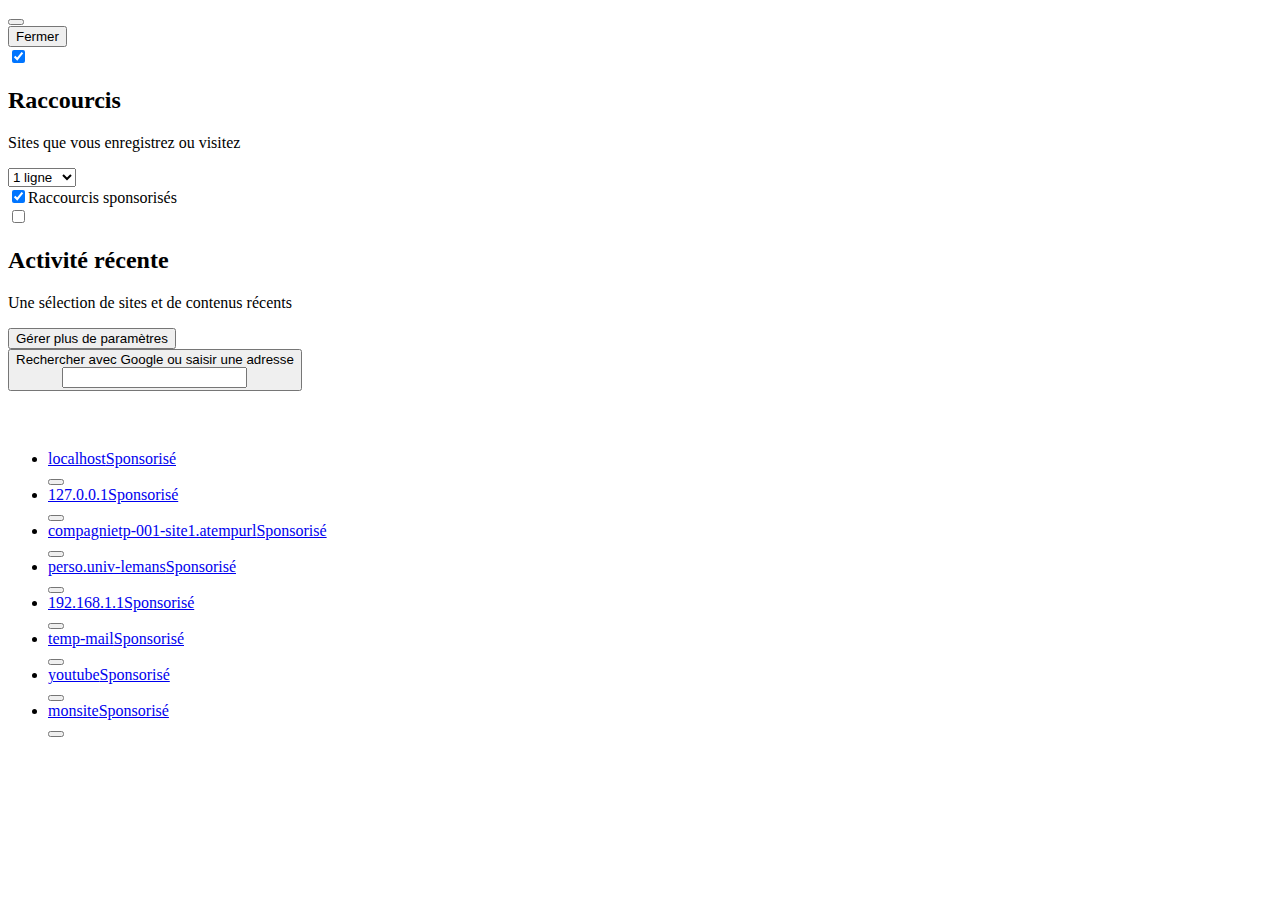
<file: admin/assets/images/Nouvel onglet.html>
<!-- This Source Code Form is subject to the terms of the Mozilla Public
   - License, v. 2.0. If a copy of the MPL was not distributed with this file,
   - You can obtain one at http://mozilla.org/MPL/2.0/. -->
<!DOCTYPE html>
<html dir="ltr" lang="fr"><head>
<meta http-equiv="content-type" content="text/html; charset=UTF-8">
    <meta charset="utf-8">
    <meta http-equiv="Content-Security-Policy" content="default-src 'none'; object-src 'none'; script-src resource: chrome:; connect-src https:; img-src https: data: blob: chrome:; style-src 'unsafe-inline';">
    <meta name="color-scheme" content="light dark">
    <title data-l10n-id="newtab-page-title">Nouvel onglet</title>
    <link rel="icon" type="image/png" href="chrome://branding/content/icon32.png">
    <link rel="localization" href="branding/brand.ftl">
    <link rel="localization" href="browser/branding/brandings.ftl">
    <link rel="localization" href="browser/newtab/newtab.ftl">
    <link rel="stylesheet" href="chrome://browser/content/contentSearchUI.css">
    <link rel="stylesheet" href="chrome://activity-stream/content/css/activity-stream.css">
  </head>
  <body class="activity-stream" style="--newtab-search-icon: url(moz-extension://11337727-e2e0-45fa-895d-c3ec5dce6e87/favicon.ico);">
    <div id="root"><div><span><button class="icon icon-settings personalize-button personalize-animate-appear-done personalize-animate-enter-done" data-l10n-id="newtab-personalize-icon-label" title="Personnaliser la page de nouvel onglet" aria-label="Personnaliser la page de nouvel onglet"></button><div class="customize-menu" role="dialog" data-l10n-id="newtab-personalize-dialog-label" aria-label="Personnaliser"><button class="close-button" data-l10n-id="newtab-custom-close-button">Fermer</button><div></div><div class="home-section"><div id="shortcuts-section" class="section"><label class="switch"><input id="shortcuts-toggle" type="checkbox" preference="feeds.topsites" aria-labelledby="custom-shortcuts-title" aria-describedby="custom-shortcuts-subtitle" eventsource="TOP_SITES" checked="checked"><span class="slider" role="presentation"></span></label><div><h2 id="custom-shortcuts-title" class="title"><label for="shortcuts-toggle" data-l10n-id="newtab-custom-shortcuts-title">Raccourcis</label></h2><p id="custom-shortcuts-subtitle" class="subtitle" data-l10n-id="newtab-custom-shortcuts-subtitle">Sites que vous enregistrez ou visitez</p><div class="more-info-top-wrapper"><div class="more-information" style="margin-top: 0px;"><select id="row-selector" class="selector" name="row-count" preference="topSitesRows" aria-labelledby="custom-shortcuts-title"><option value="1" data-l10n-id="newtab-custom-row-selector" data-l10n-args="{&quot;num&quot;: 1}" selected="selected">1 ligne</option><option value="2" data-l10n-id="newtab-custom-row-selector" data-l10n-args="{&quot;num&quot;: 2}">2 lignes</option><option value="3" data-l10n-id="newtab-custom-row-selector" data-l10n-args="{&quot;num&quot;: 3}">3 lignes</option><option value="4" data-l10n-id="newtab-custom-row-selector" data-l10n-args="{&quot;num&quot;: 4}">4 lignes</option></select><div class="check-wrapper" role="presentation"><input id="sponsored-shortcuts" class="sponsored-checkbox" type="checkbox" preference="showSponsoredTopSites" eventsource="SPONSORED_TOP_SITES" checked="checked"><label class="sponsored" for="sponsored-shortcuts" data-l10n-id="newtab-custom-sponsored-sites">Raccourcis sponsorisés</label></div></div></div></div></div><div id="recent-section" class="section"><label class="switch"><input id="highlights-toggle" type="checkbox" preference="feeds.section.highlights" eventsource="HIGHLIGHTS" aria-labelledby="custom-recent-title" aria-describedby="custom-recent-subtitle"><span class="slider" role="presentation"></span></label><div><h2 id="custom-recent-title" class="title"><label for="highlights-toggle" data-l10n-id="newtab-custom-recent-title">Activité récente</label></h2><p id="custom-recent-subtitle" class="subtitle" data-l10n-id="newtab-custom-recent-subtitle">Une sélection de sites et de contenus récents</p></div></div><span class="divider" role="separator"></span><div><button id="settings-link" class="external-link" data-l10n-id="newtab-custom-settings">Gérer plus de paramètres</button></div></div></div></span><div class="outer-wrapper ds-outer-wrapper-breakpoint-override visible-logo"><main class=""><div class="non-collapsible-section"><div class="search-wrapper"><div class="logo-and-wordmark"><div class="logo"></div><div class="wordmark"></div></div><div class="search-inner-wrapper"><button class="search-handoff-button" data-l10n-id="newtab-search-box-handoff-input" data-l10n-args="{&quot;engine&quot;:&quot;Google&quot;}" tabindex="-1" title="Rechercher avec Google ou saisir une adresse" aria-label="Rechercher avec Google ou saisir une adresse"><div class="fake-textbox" data-l10n-id="newtab-search-box-handoff-text" data-l10n-args="{&quot;engine&quot;:&quot;Google&quot;}">Rechercher avec Google ou saisir une adresse</div><input type="search" class="fake-editable" tabindex="-1" aria-hidden="true"><div class="fake-caret"></div></button></div></div></div><div class="body-wrapper on"><div class="discovery-stream ds-layout"><div class="ds-column ds-column-12"><div class="ds-column-grid"><div><div class="ds-top-sites"><section class="collapsible-section top-sites" data-section-id="topsites"><div class="section-top-bar"><h3 class="section-title-container " style="visibility: hidden;"><span class="section-title"><span data-l10n-id="newtab-section-header-topsites">Sites les plus visités</span></span><span class="learn-more-link-wrapper"></span></h3></div><div><ul class="top-sites-list"><li class="top-site-outer"><div class="top-site-inner"><a class="top-site-button" href="http://localhost/compagnie_transport/" tabindex="0" draggable="true" data-is-sponsored-link="false"><div class="tile" aria-hidden="true"><div class="icon-wrapper" data-fallback="l"><div></div><div class="top-site-icon default-icon" data-fallback="" style="background-image: url(&quot;[data-uri]&quot;);"></div></div></div><div class="title"><span dir="auto">localhost<span class="sponsored-label" data-l10n-id="newtab-topsite-sponsored">Sponsorisé</span></span></div></a><div><button aria-haspopup="true" data-l10n-id="newtab-menu-content-tooltip" data-l10n-args="{&quot;title&quot;:&quot;localhost&quot;}" class="context-menu-button icon" title="Ouvrir le menu" aria-label="Ouvrir le menu contextuel pour localhost"></button></div><div class="topsite-impression-observer"></div></div></li><li class="top-site-outer"><div class="top-site-inner"><a class="top-site-button" href="http://127.0.0.1/compagnie_transport/admin/" tabindex="0" draggable="true" data-is-sponsored-link="false"><div class="tile" aria-hidden="true"><div class="icon-wrapper" data-fallback="1"><div></div><div class="top-site-icon default-icon" data-fallback="" style="background-image: url(&quot;[data-uri]&quot;);"></div></div></div><div class="title"><span dir="auto">127.0.0.1<span class="sponsored-label" data-l10n-id="newtab-topsite-sponsored">Sponsorisé</span></span></div></a><div><button aria-haspopup="true" data-l10n-id="newtab-menu-content-tooltip" data-l10n-args="{&quot;title&quot;:&quot;127.0.0.1&quot;}" class="context-menu-button icon" title="Ouvrir le menu" aria-label="Ouvrir le menu contextuel pour 127.0.0.1"></button></div><div class="topsite-impression-observer"></div></div></li><li class="top-site-outer"><div class="top-site-inner"><a class="top-site-button" href="http://compagnietp-001-site1.atempurl.com/compagnie_transport/inscription.html" tabindex="0" draggable="true" data-is-sponsored-link="false"><div class="tile" aria-hidden="true"><div class="icon-wrapper letter-fallback" data-fallback="c" style="background-color: rgb(42, 195, 162);"><div class=""></div></div></div><div class="title"><span dir="auto">compagnietp-001-site1.atempurl<span class="sponsored-label" data-l10n-id="newtab-topsite-sponsored">Sponsorisé</span></span></div></a><div><button aria-haspopup="true" data-l10n-id="newtab-menu-content-tooltip" data-l10n-args="{&quot;title&quot;:&quot;compagnietp-001-site1.atempurl&quot;}" class="context-menu-button icon" title="Ouvrir le menu" aria-label="Ouvrir le menu contextuel pour compagnietp-001-site1.atempurl"></button></div><div class="topsite-impression-observer"></div></div></li><li class="top-site-outer"><div class="top-site-inner"><a class="top-site-button" href="http://perso.univ-lemans.fr/" tabindex="0" draggable="true" data-is-sponsored-link="false"><div class="tile" aria-hidden="true"><div class="icon-wrapper letter-fallback" data-fallback="p" style="background-color: rgb(255, 164, 55);"><div class=""></div></div></div><div class="title"><span dir="auto">perso.univ-lemans<span class="sponsored-label" data-l10n-id="newtab-topsite-sponsored">Sponsorisé</span></span></div></a><div><button aria-haspopup="true" data-l10n-id="newtab-menu-content-tooltip" data-l10n-args="{&quot;title&quot;:&quot;perso.univ-lemans&quot;}" class="context-menu-button icon" title="Ouvrir le menu" aria-label="Ouvrir le menu contextuel pour perso.univ-lemans"></button></div><div class="topsite-impression-observer"></div></div></li><li class="top-site-outer"><div class="top-site-inner"><a class="top-site-button" href="http://192.168.1.1/index.html" tabindex="0" draggable="true" data-is-sponsored-link="false"><div class="tile" aria-hidden="true"><div class="icon-wrapper" data-fallback="1"><div class="top-site-icon rich-icon" style="background-image: url(&quot;[data-uri]&quot;);"></div></div></div><div class="title"><span dir="auto">192.168.1.1<span class="sponsored-label" data-l10n-id="newtab-topsite-sponsored">Sponsorisé</span></span></div></a><div><button aria-haspopup="true" data-l10n-id="newtab-menu-content-tooltip" data-l10n-args="{&quot;title&quot;:&quot;192.168.1.1&quot;}" class="context-menu-button icon" title="Ouvrir le menu" aria-label="Ouvrir le menu contextuel pour 192.168.1.1"></button></div><div class="topsite-impression-observer"></div></div></li><li class="top-site-outer"><div class="top-site-inner"><a class="top-site-button" href="https://temp-mail.org/fr/" tabindex="0" draggable="true" data-is-sponsored-link="false"><div class="tile" aria-hidden="true"><div class="icon-wrapper" data-fallback="t"><div></div><div class="top-site-icon default-icon" data-fallback="" style="background-image: url(&quot;[data-uri]&quot;);"></div></div></div><div class="title"><span dir="auto">temp-mail<span class="sponsored-label" data-l10n-id="newtab-topsite-sponsored">Sponsorisé</span></span></div></a><div><button aria-haspopup="true" data-l10n-id="newtab-menu-content-tooltip" data-l10n-args="{&quot;title&quot;:&quot;temp-mail&quot;}" class="context-menu-button icon" title="Ouvrir le menu" aria-label="Ouvrir le menu contextuel pour temp-mail"></button></div><div class="topsite-impression-observer"></div></div></li><li class="top-site-outer hide-for-narrow"><div class="top-site-inner"><a class="top-site-button" href="https://www.youtube.com/" tabindex="0" draggable="true" data-is-sponsored-link="false"><div class="tile" aria-hidden="true"><div class="icon-wrapper" data-fallback="y"><div class="top-site-icon rich-icon" style="background-image: url(&quot;[data-uri]&quot;);"></div></div></div><div class="title"><span dir="auto">youtube<span class="sponsored-label" data-l10n-id="newtab-topsite-sponsored">Sponsorisé</span></span></div></a><div><button aria-haspopup="true" data-l10n-id="newtab-menu-content-tooltip" data-l10n-args="{&quot;title&quot;:&quot;youtube&quot;}" class="context-menu-button icon" title="Ouvrir le menu" aria-label="Ouvrir le menu contextuel pour youtube"></button></div><div class="topsite-impression-observer"></div></div></li><li class="top-site-outer hide-for-narrow"><div class="top-site-inner"><a class="top-site-button" href="http://monsite.test:8000/" tabindex="0" draggable="true" data-is-sponsored-link="false"><div class="tile" aria-hidden="true"><div class="icon-wrapper letter-fallback" data-fallback="m" style="background-color: rgb(161, 114, 255);"><div class=""></div></div></div><div class="title"><span dir="auto">monsite<span class="sponsored-label" data-l10n-id="newtab-topsite-sponsored">Sponsorisé</span></span></div></a><div><button aria-haspopup="true" data-l10n-id="newtab-menu-content-tooltip" data-l10n-args="{&quot;title&quot;:&quot;monsite&quot;}" class="context-menu-button icon" title="Ouvrir le menu" aria-label="Ouvrir le menu contextuel pour monsite"></button></div><div class="topsite-impression-observer"></div></div></li></ul><div class="edit-topsites-wrapper"></div></div></section></div></div></div></div><style data-styles="[[null]]"></style></div><div class="discovery-stream ds-layout"><div class="ds-column ds-column-12"><div class="ds-column-grid"><div></div></div></div><style data-styles="[[null]]"></style></div></div></main></div></div></div>
    <div id="footer-asrouter-container" role="presentation"></div>
  

</body></html>
</file>
<file: admin/assets/plugins/simplebar/css/simplebar.css>
[data-simplebar]{position:relative;flex-direction:column;flex-wrap:wrap;justify-content:flex-start;align-content:flex-start;align-items:flex-start}.simplebar-wrapper{overflow:hidden;width:inherit;height:inherit;max-width:inherit;max-height:inherit}.simplebar-mask{direction:inherit;position:absolute;overflow:hidden;padding:0;margin:0;left:0;top:0;bottom:0;right:0;width:auto!important;height:auto!important;z-index:0}.simplebar-offset{direction:inherit!important;box-sizing:inherit!important;resize:none!important;position:absolute;top:0;left:0;bottom:0;right:0;padding:0;margin:0;-webkit-overflow-scrolling:touch}.simplebar-content-wrapper{direction:inherit;box-sizing:border-box!important;position:relative;display:block;height:100%;width:auto;visibility:visible;max-width:100%;max-height:100%;scrollbar-width:none;-ms-overflow-style:none}.simplebar-content-wrapper::-webkit-scrollbar,.simplebar-hide-scrollbar::-webkit-scrollbar{width:0;height:0}.simplebar-content:after,.simplebar-content:before{content:' ';display:table}.simplebar-placeholder{max-height:100%;max-width:100%;width:100%;pointer-events:none}.simplebar-height-auto-observer-wrapper{box-sizing:inherit!important;height:100%;width:100%;max-width:1px;position:relative;float:left;max-height:1px;overflow:hidden;z-index:-1;padding:0;margin:0;pointer-events:none;flex-grow:inherit;flex-shrink:0;flex-basis:0}.simplebar-height-auto-observer{box-sizing:inherit;display:block;opacity:0;position:absolute;top:0;left:0;height:1000%;width:1000%;min-height:1px;min-width:1px;overflow:hidden;pointer-events:none;z-index:-1}.simplebar-track{z-index:1;position:absolute;right:0;bottom:0;pointer-events:none;overflow:hidden}[data-simplebar].simplebar-dragging .simplebar-content{pointer-events:none;user-select:none;-webkit-user-select:none}[data-simplebar].simplebar-dragging .simplebar-track{pointer-events:all}.simplebar-scrollbar{position:absolute;left:0;right:0;top:60px;min-height:10px}.simplebar-scrollbar:before{position:absolute;content:'';background:#000;border-radius:7px;left:2px;right:2px;opacity:0;transition:opacity .2s linear}.simplebar-scrollbar.simplebar-visible:before{opacity:.5;transition:opacity 0s linear}.simplebar-track.simplebar-vertical{top:0;width:11px}.simplebar-track.simplebar-vertical .simplebar-scrollbar:before{top:2px;bottom:2px}.simplebar-track.simplebar-horizontal{left:0;height:11px}.simplebar-track.simplebar-horizontal .simplebar-scrollbar:before{height:100%;left:2px;right:2px}.simplebar-track.simplebar-horizontal .simplebar-scrollbar{right:auto;left:0;top:2px;height:7px;min-height:0;min-width:10px;width:auto}[data-simplebar-direction=rtl] .simplebar-track.simplebar-vertical{right:auto;left:0}.hs-dummy-scrollbar-size{direction:rtl;position:fixed;opacity:0;visibility:hidden;height:500px;width:500px;overflow-y:hidden;overflow-x:scroll}.simplebar-hide-scrollbar{position:fixed;left:0;visibility:hidden;overflow-y:scroll;scrollbar-width:none;-ms-overflow-style:none}
</file>
<file: admin/assets/plugins/perfect-scrollbar/css/perfect-scrollbar.css>
.ps{overflow:hidden!important;overflow-anchor:none;-ms-overflow-style:none;touch-action:auto;-ms-touch-action:auto}.ps__rail-x{display:none;opacity:0;transition:background-color .2s linear,opacity .2s linear;-webkit-transition:background-color .2s linear,opacity .2s linear;height:15px;bottom:0;position:absolute}.ps__rail-y{display:none;opacity:0;transition:background-color .2s linear,opacity .2s linear;-webkit-transition:background-color .2s linear,opacity .2s linear;width:15px;right:0;position:absolute}.ps--active-x>.ps__rail-x,.ps--active-y>.ps__rail-y{display:block;background-color:transparent}.ps--focus>.ps__rail-x,.ps--focus>.ps__rail-y,.ps--scrolling-x>.ps__rail-x,.ps--scrolling-y>.ps__rail-y,.ps:hover>.ps__rail-x,.ps:hover>.ps__rail-y{opacity:.6}.ps .ps__rail-x.ps--clicking,.ps .ps__rail-x:focus,.ps .ps__rail-x:hover,.ps .ps__rail-y.ps--clicking,.ps .ps__rail-y:focus,.ps .ps__rail-y:hover{background-color:#eee;opacity:.9}.ps__thumb-x{background-color:#aaa;border-radius:6px;transition:background-color .2s linear,height .2s ease-in-out;-webkit-transition:background-color .2s linear,height .2s ease-in-out;height:6px;bottom:2px;position:absolute}.ps__thumb-y{background-color:#aaa;border-radius:6px;transition:background-color .2s linear,width .2s ease-in-out;-webkit-transition:background-color .2s linear,width .2s ease-in-out;width:6px;right:2px;position:absolute}.ps__rail-x.ps--clicking .ps__thumb-x,.ps__rail-x:focus>.ps__thumb-x,.ps__rail-x:hover>.ps__thumb-x{background-color:#999;height:11px}.ps__rail-y.ps--clicking .ps__thumb-y,.ps__rail-y:focus>.ps__thumb-y,.ps__rail-y:hover>.ps__thumb-y{background-color:#999;width:11px}@supports (-ms-overflow-style:none){.ps{overflow:auto!important}}@media screen and (-ms-high-contrast:active),(-ms-high-contrast:none){.ps{overflow:auto!important}}
</file>
<file: admin/assets/css/app.css>
/*
Template Name: Rocker Admin
Author: codervent
Email: codervent@gmail.com
File: app.css
*/

body {
	font-size: 14px;
	color: #4c5258;
	letter-spacing: .5px;
	background: #f7f7ff;
	overflow-x: hidden;
	font-family: Roboto, sans-serif
}

a {
	text-decoration: none
}

.wrapper {
	width: 100%;
	position: relative
}

.sidebar-wrapper {
	width: 250px;
	height: 100%;
	position: fixed;
	top: 0;
	bottom: 0;
	left: 0;
	background: #fff;
	border-right: 0 solid #e4e4e4;
	z-index: 11;
	box-shadow: 0 2px 6px 0 rgb(218 218 253 / 65%), 0 2px 6px 0 rgb(206 206 238 / 54%)!important;
	transition: all .2s ease-out
}

.sidebar-header {
	width: 250px;
	height: 60px;
	display: flex;
	align-items: center;
	position: fixed;
	top: 0;
	bottom: 0;
	padding: 0 15px;
	z-index: 5;
	background: #fff;
	background-clip: padding-box;
	border-bottom: 1px solid #e4e4e4
}

.logo-icon {
	width: 45px
}

.logo-text {
	font-size: 22px;
	margin-left: 10px;
	margin-bottom: 0;
	letter-spacing: 1px;
	color: #008cff;
}

.toggle-icon {
	font-size: 22px;
	cursor: pointer;
	color: #008cff
}

.topbar {
	position: fixed;
	top: 0;
	left: 250px;
	right: 0;
	height: 60px;
	background: #fff;
	border-bottom: 1px solid rgb(228 228 228 / 0%);
	z-index: 10;
	-webkit-box-shadow: 0 2px 6px 0 rgb(218 218 253 / 65%), 0 0px 6px 0 rgb(206 206 238 / 54%);
    box-shadow: 0 2px 6px 0 rgb(218 218 253 / 65%), 0 0px 6px 0 rgb(206 206 238 / 54%);
}

.topbar .navbar {
	width: 100%;
	height: 60px;
	padding-left: 1.5rem;
    padding-right: 1.5rem;
}

.page-wrapper {
	height: 100%;
	margin-top: 60px;
	margin-bottom: 30px;
	margin-left: 250px
}

.page-content {
	padding: 1.5rem 1.5rem 0.7rem 1.5rem
}

.page-footer {
	background: #fff;
	left: 250px;
	right: 0;
	bottom: 0;
	position: fixed;
	text-align: center;
	padding: 7px;
	font-size: 14px;
	border-top: 1px solid #e4e4e4;
	z-index: 3
}

.wrapper.toggled .topbar {
	left: 70px
}

.wrapper.toggled .page-wrapper {
	margin-left: 70px
}

.wrapper.toggled .page-footer {
	left: 70px
}

.sidebar-wrapper ul {
	padding: 0;
	margin: 0;
	list-style: none;
	background: 0 0
}

.sidebar-wrapper .metismenu {
	background: 0 0;
	display: -webkit-box;
	display: -ms-flexbox;
	display: flex;
	padding: 10px;
	margin-top: 60px;
	-webkit-box-orient: vertical;
	-webkit-box-direction: normal;
	-ms-flex-direction: column;
	flex-direction: column
}

.sidebar-wrapper .metismenu li+li {
	margin-top: 5px
}

.sidebar-wrapper .metismenu li:first-child {
	margin-top: 5px
}

.sidebar-wrapper .metismenu li:last-child {
	margin-bottom: 5px
}

.sidebar-wrapper .metismenu>li {
	display: -webkit-box;
	display: -ms-flexbox;
	display: flex;
	-webkit-box-orient: vertical;
	-webkit-box-direction: normal;
	-ms-flex-direction: column;
	flex-direction: column;
	position: relative
}

.sidebar-wrapper .metismenu a {
	position: relative;
	display: flex;
	align-items: center;
	justify-content: left;
	padding: 6px 16px;
	font-size: 15px;
	color: #5f5f5f;
	outline-width: 0;
	text-overflow: ellipsis;
	overflow: hidden;
	letter-spacing: .5px;
	border-radius: 0.25rem;
	transition: all .3s ease-out
}

.sidebar-wrapper .metismenu a .parent-icon {
	font-size: 24px;
	line-height: 1
}

.sidebar-wrapper .metismenu a .menu-title {
	margin-left: 10px
}

.sidebar-wrapper .metismenu ul a {
	padding: 6px 15px 6px 20px;
	font-size: 15px;
	border: 0
}

.sidebar-wrapper .metismenu ul a i {
	margin-right: 14px;
}

.sidebar-wrapper .metismenu ul {
	background: #fff
}

.sidebar-wrapper .metismenu ul ul a {
	padding: 8px 15px 8px 30px
}

.sidebar-wrapper .metismenu ul ul ul a {
	padding: 8px 15px 8px 45px
}

.sidebar-wrapper .metismenu .mm-active>a,
.sidebar-wrapper .metismenu a:active,
.sidebar-wrapper .metismenu a:focus,
.sidebar-wrapper .metismenu a:hover {
	color: #008cff;
    text-decoration: none;
    background-color: rgb(0 140 255 / 5%);
}

.menu-label {
	padding: 20px 15px 5px 5px;
	color: #b0afaf;
	text-transform: uppercase;
	font-size: 12px;
	letter-spacing: .5px
}

.metismenu .has-arrow:after {
	position: absolute;
	content: "";
	width: .5em;
	height: .5em;
	border-style: solid;
	border-width: 1.2px 0 0 1.2px;
	border-color: initial;
	right: 15px;
	transform: rotate(-45deg) translateY(-50%);
	transform-origin: top;
	top: 50%;
	transition: all .3s ease-out
}

@media screen and (min-width:1025px) {
	.wrapper.toggled:not(.sidebar-hovered) .sidebar-wrapper .sidebar-header .logo-text {
		display: none
	}
	.wrapper.toggled:not(.sidebar-hovered) .sidebar-wrapper {
		width: 70px
	}
	.wrapper.toggled:not(.sidebar-hovered) .sidebar-wrapper .sidebar-header {
		width: 70px
	}
	.wrapper.toggled:not(.sidebar-hovered) .sidebar-wrapper .sidebar-header .toggle-icon {
		display: none
	}
	.wrapper.toggled:not(.sidebar-hovered) .sidebar-wrapper .sidebar-header {
		justify-content: center
	}
	.wrapper.toggled:not(.sidebar-hovered) .sidebar-wrapper .sidebar-header {
		width: 70px
	}
	.wrapper.toggled:not(.sidebar-hovered) .sidebar-wrapper .metismenu a {
		justify-content: center
	}
	.wrapper.toggled:not(.sidebar-hovered) .sidebar-wrapper .metismenu .menu-title {
		display: none
	}
	.wrapper.toggled:not(.sidebar-hovered) .sidebar-wrapper .metismenu li ul {
		display: none
	}
	.wrapper.toggled:not(.sidebar-hovered) .sidebar-wrapper .metismenu li.menu-label {
		display: none
	}
	.wrapper.toggled:not(.sidebar-hovered) .sidebar-wrapper .metismenu .has-arrow:after {
		display: none
	}
	.email-toggle-btn {
		display: none!important
	}
	.chat-toggle-btn {
		display: none!important
	}
}

.product-show {
	font-size: 18px;
	left: 15px
}


.product-discount {
	width: 2.5rem;
	height: 2.5rem;
	font-size: 14px;
	background-color: #fff;
	display: flex;
	align-items: center;
	justify-content: center;
	border-radius: 50%
}

.color-indigator-item {
	width: 1.2rem;
	height: 1.2rem;
	background-color: #e6e0e0;
	border-radius: 50%;
	cursor: pointer
}

.product-grid .card {
	-webkit-transition: all .2s;
	-o-transition: all .2s;
	transition: all .2s
}

@media (min-width:992px) {
	.product-grid .card:hover {
		margin-top: -.25rem;
		margin-bottom: .25rem;
		-webkit-box-shadow: 0 .5rem 1rem 0 rgba(0, 0, 0, .3);
		box-shadow: 0 .5rem 1rem 0 rgba(0, 0, 0, .3)
	}
}

.back-to-top {
	display: none;
	width: 40px;
	height: 40px;
	line-height: 40px;
	text-align: center;
	font-size: 26px;
	color: #fff;
	position: fixed;
	border-radius: 10px;
	bottom: 20px;
	right: 12px;
	background-color: #008cff;
	z-index: 5
}

.back-to-top:hover {
	color: #fff;
	background-color: #000;
	transition: all .5s
}

.breadcrumb-title {
	font-size: 20px;
	border-right: 1.5px solid #aaa4a4
}

.page-breadcrumb .breadcrumb li.breadcrumb-item {
	font-size: 16px
}

.page-breadcrumb .breadcrumb-item+.breadcrumb-item::before {
	display: inline-block;
	padding-right: .5rem;
	color: #6c757d;
	font-family: LineIcons;
	content: "\ea5c"
}

.icon-badge {
	width: 45px;
	height: 45px;
	background: #f2f2f2;
	display: flex;
	align-items: center;
	justify-content: center;
	border-radius: 50%
}

.widgets-icons {
	width: 50px;
	height: 50px;
	display: flex;
	align-items: center;
	justify-content: center;
	background-color: #ededed;
	font-size: 26px;
	border-radius: 10px
}

.widgets-icons-2 {
	width: 56px;
	height: 56px;
	display: flex;
	align-items: center;
	justify-content: center;
	background-color: #ededed;
	font-size: 27px;
	border-radius: 10px
}

#geographic-map {
	width: 100%;
	height: 440px
}

#geographic-map-2 {

	width: 100%;

	height: 300px

}

#geographic-map-3 {

	width: 100%;

	height: 350px

}

.product-img {
	width: 60px;
	height: 60px;
	background-color: #fff;
	display: flex;
	align-items: center;
	justify-content: center;
	border-radius: 10px;
	border: 1px solid #e6e6e6
}

.product-img img {
	width: 60px;
	height: 60px;
	padding: 6px
}

.product-img-2 {
	width: 45px;
	height: 45px;
	background-color: #fff;
	display: flex;
	align-items: center;
	justify-content: center;
	border-radius: 10px;
	border: 1px solid #e6e6e6
}

.product-img-2 img {
	width: 45px;
	height: 45px;
	padding: 1px
}

.border-light-2 {
    border-color: rgb(255 255 255 / 12%)!important;
}

.product-list {
	position: relative;
	height: 380px
}

.dashboard-top-countries {
	position: relative;
	height: 360px
}

.customers-list {
	position: relative;
	height: 450px
}

.store-metrics {
    position: relative;
    height: 450px;
}

.product-list-2 {
    position: relative;
    height: 450px;
}

.product-list .row {
	background-color: #f8f9fa;
	-webkit-transition: all .2s;
	-o-transition: all .2s;
	transition: all .2s
}

@media (min-width:992px) {
	.product-list .row:hover {
		background-color: #fff;
		margin-top: -.25rem;
		margin-bottom: .25rem;
		-webkit-box-shadow: 0 .5rem 1rem 0 rgba(0, 0, 0, .2);
		box-shadow: 0 .25rem .5rem 0 rgba(0, 0, 0, .2)
	}
}

.recent-product-img {
	width: 40px;
	height: 40px;
	background-color: #fbfbfb;
	display: flex;
	align-items: center;
	justify-content: center;
	border-radius: 10px;
	border: 1px solid #e6e6e6
}

.recent-product-img img {
	width: 40px;
	height: 40px;
	padding: 6px
}

.theme-icons {
	background-color: #fff
}

.lead-table .table {
	border-collapse: separate;
	border-spacing: 0 10px
}

.fm-menu .list-group a {
	font-size: 16px;
	color: #5f5f5f;
	display: flex;
	align-items: center
}

.fm-menu .list-group a i {
	font-size: 23px
}

.fm-menu .list-group a:hover {
	background: #008cff;
	color: #fff;
	transition: all .2s ease-out
}

.fm-file-box {
	font-size: 25px;
	background: #e9ecef;
	width: 44px;
	height: 44px;
	display: flex;
	align-items: center;
	justify-content: center;
	border-radius: .25rem
}

.fm-icon-box {
	font-size: 32px;
	background: #fff;
	width: 52px;
	height: 52px;
	display: flex;
	align-items: center;
	justify-content: center;
	border-radius: .25rem
}

.user-plus {
	width: 33px;
	height: 33px;
	margin-left: -14px;
	line-height: 33px;
	background: #fff;
	border-radius: 50%;
	text-align: center;
	font-size: 22px;
	cursor: pointer;
	border: 1px dotted #a9b2bb;
	color: #404142
}

.user-groups img {
	margin-left: -14px;
	border: 1px solid #e4e4e4;
	padding: 2px;
	cursor: pointer
}

.contacts-social a {
	font-size: 16px;
	width: 36px;
	height: 36px;
	line-height: 36px;
	background: #fff;
	border: 1px solid #eeecec;
	text-align: center;
	border-radius: 50%;
	color: #2b2a2a
}

.customers-contacts a {
	font-size: 16px;
	width: 34px;
	height: 34px;
	display: flex;
	align-items: center;
	justify-content: center;
	background: #fff;
	border: 1px solid #eeecec;
	text-align: center;
	border-radius: 50%;
	color: #2b2a2a
}

.order-actions a {
	font-size: 18px;
	width: 34px;
	height: 34px;
	display: flex;
	align-items: center;
	justify-content: center;
	background: #f1f1f1;
	border: 1px solid #eeecec;
	text-align: center;
	border-radius: 20%;
	color: #2b2a2a
}


.auth-cover-left {
	display: flex;
	background-color: #f7f7ff;
	min-height: 100vh;
	
}

.auth-cover-right {
	display: flex;
	background-color: #ffffff;
	min-height: 100vh;
}

.auth-img-cover-login {
	-webkit-transform: scaleX(-1);
	transform: scaleX(-1);
}



.error {
    color: #dc3545;
}

form select.error,
form textarea.error,
form input.error,
form input.error:focus,
form textarea.error:focus,
form select.error:focus {
    border-color: #ea5455 !important;
}

.customers-list .customers-list-item {
	-webkit-transition: all .2s;
	-o-transition: all .2s;
	transition: all .2s
}

@media (min-width:992px) {
	.customers-list .customers-list-item:hover {
		background-color: #f8f9fa;
		border-radius: 10px;
		margin-top: -.25rem;
		margin-bottom: .25rem;
		-webkit-box-shadow: 0 .5rem 1rem 0 rgba(0, 0, 0, .2);
		box-shadow: 0 .25rem .5rem 0 rgba(0, 0, 0, .2)
	}
}

.right-15 {
	right: 15px!important
}

.font-13 {
	font-size: 13px
}

.font-14 {
	font-size: 14px
}

.font-18 {
	font-size: 18px
}

.font-20 {
	font-size: 20px
}

.font-22 {
	font-size: 22px
}

.font-24 {
	font-size: 24px
}

.font-30 {
	font-size: 30px
}

.font-35 {
	font-size: 35px
}

.font-50 {
	font-size: 50px
}

.font-60 {
	font-size: 60px
}

.radius-30 {
	border-radius: 30px
}

.radius-10 {
	border-radius: 10px
}

.radius-15 {
	border-radius: 15px
}

.row.row-group>div {
    border-right: 1px solid rgba(0, 0, 0, 0.12);
}

.row.row-group>div:last-child {
    border-right: none;
}

.cursor-pointer {

	cursor: pointer

}

.dash-wrapper {
    margin: -1.5rem -1.5rem -3.5rem -1.5rem;
    padding: 1.5rem 1.5rem 3.5rem 1.5rem;
}

.dash-array-chart-box {
    width: 105px;
    height: 90px;
    position: relative;
    top: -15px;
    right: 30px;
}

.chart-container-0{
	position:relative;
	height:320px;
}

.chart-container-1{
	position:relative;
	height:260px;
}

.chart-container-2{
	position:relative;
	height:220px;
}

.chart-container-3{
	position:relative;
	height:188px;
}

.chart-container-4{
	position:relative;
	height:162px;
}

.chart-container-5{
	position:relative;
	height:110px;
}

.chart-container-6{
	position:relative;
	height:205px;
}

.chart-container-7{
	position:relative;
	height:60px;
}
 .chart-container-8 {
   position: relative;
   height: 260px;
}
.chart-container-9 {
   position: relative;
   height: 280px;
}
.chart-container-10 {
   position: relative;
   height: 300px;
   top: 20px;
}
.chart-container-11 {
   position: relative;
   height: 280px;
}

.chart-container-12 {
   position: relative;
   height: 160px;
}
.chart-container-13 {
   position: relative;
   height: 240px;
}
.chart-container-14{
  position:relative;
  height:40px;
}

.w_chart {
	position: relative;
	display: inline-block;
	width: 65px !important;
	height: 65px !important;
	text-align: center;
	color: #32393f;
  }

  
  .w_chart canvas {
	position: absolute;
	top: 0;
	left: 0;
	width: 65px !important;
	height: 65px !important;
  }
  .w_percent {
	display: inline-block;
	line-height: 65px !important;
	z-index: 2;
  }
  .w_percent:after {
	content: '%';
	margin-left: 0.1em;
	font-size: .8em;
  }

.chip {
	display: inline-block;
	height: 32px;
	padding: 0 12px;
	margin-right: 1rem;
	margin-bottom: 1rem;
	font-size: 14px;
	font-weight: 500;
	line-height: 32px;
	color: rgba(0, 0, 0, .7);
	cursor: pointer;
	background-color: #f1f1f1;
	border: 1px solid rgba(0, 0, 0, .15);
	border-radius: 16px;
	-webkit-transition: all .3s linear;
	transition: all .3s linear;
	box-shadow: none
}

.chip img {
	float: left;
	width: 32px;
	height: 32px;
	margin: 0 8px 0 -12px;
	border-radius: 50%
}

.chip .closebtn {
	padding-left: 10px;
	font-weight: 700;
	float: right;
	font-size: 16px;
	cursor: pointer
}

.chip.chip-md {
	height: 42px;
	line-height: 42px;
	border-radius: 21px
}

.chip.chip-md img {
	height: 42px;
	width: 42px
}

#invoice {
	padding: 0
}

.invoice {
	position: relative;
	background-color: #fff;
	min-height: 680px;
	padding: 15px
}

.invoice header {
	padding: 10px 0;
	margin-bottom: 20px;
	border-bottom: 1px solid #008cff
}

.invoice .company-details {
	text-align: right
}

.invoice .company-details .name {
	margin-top: 0;
	margin-bottom: 0
}

.invoice .contacts {
	margin-bottom: 20px
}

.invoice .invoice-to {
	text-align: left
}

.invoice .invoice-to .to {
	margin-top: 0;
	margin-bottom: 0
}

.invoice .invoice-details {
	text-align: right
}

.invoice .invoice-details .invoice-id {
	margin-top: 0;
	color: #008cff
}

.invoice main {
	padding-bottom: 50px
}

.invoice main .thanks {
	margin-top: -100px;
	font-size: 2em;
	margin-bottom: 50px
}

.invoice main .notices {
	padding-left: 6px;
	border-left: 6px solid #008cff;
	background: #e7f2ff;
	padding: 10px
}

.invoice main .notices .notice {
	font-size: 1.2em
}

.invoice table {
	width: 100%;
	border-collapse: collapse;
	border-spacing: 0;
	margin-bottom: 20px
}

.invoice table td,
.invoice table th {
	padding: 15px;
	background: #eee;
	border-bottom: 1px solid #fff
}

.invoice table th {
	white-space: nowrap;
	font-weight: 400;
	font-size: 16px
}

.invoice table td h3 {
	margin: 0;
	font-weight: 400;
	color: #008cff;
	font-size: 1.2em
}

.invoice table .qty,
.invoice table .total,
.invoice table .unit {
	text-align: right;
	font-size: 1.2em
}

.invoice table .no {
	color: #fff;
	font-size: 1.6em;
	background: #008cff
}

.invoice table .unit {
	background: #ddd
}

.invoice table .total {
	background: #008cff;
	color: #fff
}

.invoice table tbody tr:last-child td {
	border: none
}

.invoice table tfoot td {
	background: 0 0;
	border-bottom: none;
	white-space: nowrap;
	text-align: right;
	padding: 10px 20px;
	font-size: 1.2em;
	border-top: 1px solid #aaa
}

.invoice table tfoot tr:first-child td {
	border-top: none
}

.invoice table tfoot tr:last-child td {
	color: #008cff;
	font-size: 1.4em;
	border-top: 1px solid #008cff
}

.invoice table tfoot tr td:first-child {
	border: none
}

.invoice footer {
	width: 100%;
	text-align: center;
	color: #777;
	border-top: 1px solid #aaa;
	padding: 8px 0
}

@media print {
	.invoice {
		font-size: 11px!important;
		overflow: hidden!important
	}
	.invoice footer {
		position: absolute;
		bottom: 10px;
		page-break-after: always
	}
	.invoice>div:last-child {
		page-break-before: always
	}
}

.main-row {
	height: 100vh
}

.main-col {
	max-width: 500px;
	min-height: 300px
}

.todo-done {
	text-decoration: line-through
}

.chat-wrapper {
	width: auto;
	height: 600px;
	border-radius: .25rem;
	position: relative;
	background: #fff;
	box-shadow: 0 .1rem .7rem rgba(0, 0, 0, .1)
}

.chat-sidebar {
	width: 340px;
	height: 100%;
	position: absolute;
	background: #fff;
	left: 0;
	top: 0;
	bottom: 0;
	z-index: 2;
	overflow: hidden;
	border-right: 1px solid rgba(0, 0, 0, .125);
	border-top-left-radius: .25rem;
	border-bottom-left-radius: .25rem
}

.chat-sidebar-header {
	width: auto;
	height: auto;
	position: relative;
	background: #fff;
	border-bottom: 1px solid rgba(0, 0, 0, .125);
	border-right: 0 solid rgba(0, 0, 0, .125);
	border-top-left-radius: .25rem;
	padding: 15px
}

.chat-sidebar-content {
	padding: 0
}

.chat-user-online {
	position: relative
}

.chat-sidebar-header .chat-user-online:before {
	content: '';
	position: absolute;
	bottom: 7px;
	left: 40px;
	width: 8px;
	height: 8px;
	border-radius: 50%;
	box-shadow: 0 0 0 2px #fff;
	background: #16e15e
}

.chat-list .chat-user-online:before {
	content: '';
	position: absolute;
	bottom: 7px;
	left: 36px;
	width: 8px;
	height: 8px;
	border-radius: 50%;
	box-shadow: 0 0 0 2px #fff;
	background: #16e15e
}

.chat-content {
	margin-left: 340px;
	padding: 85px 15px 15px 15px
}

.chat-header {
	position: absolute;
	height: 70px;
	left: 340px;
	right: 0;
	top: 0;
	padding: 15px;
	background: #fff;
	border-bottom: 1px solid rgba(0, 0, 0, .125);
	border-top-right-radius: .25rem;
	z-index: 1
}

.chat-footer {
	position: absolute;
	height: 70px;
	left: 340px;
	right: 0;
	bottom: 0;
	padding: 15px;
	background: #f8f9fa;
	border-top: 1px solid rgba(0, 0, 0, .125);
	border-bottom-right-radius: .25rem
}

.chat-footer-menu a {
	display: inline-block;
	width: 40px;
	height: 40px;
	line-height: 40px;
	font-size: 18px;
	color: #6c757d;
	text-align: center;
	border-radius: 50%;
	margin: 3px;
	background-color: #fff;
	border: 1px solid rgb(0 0 0 / 15%)
}

.chat-tab-menu li a.nav-link {
	padding: .3rem .2rem;
	line-height: 1.2;
	color: #4a4b4c
}

.chat-tab-menu .nav-pills .nav-link.active,
.chat-tab-menu .nav-pills .show>.nav-link {
	color: #008cff;
	background-color: rgb(0 123 255 / 0%)
}

.chat-title {
	font-size: 14px;
	color: #272b2f
}

.chat-msg {
	font-size: 13px;
	color: #6c757d
}

.chat-time {
	font-size: 13px;
	color: #6c757d
}

.chat-list {
	position: relative;
	height: 300px
}

.chat-list .list-group-item {
	border: 1px solid rgb(0 0 0 / 0%);
	background-color: transparent
}

.chat-list .list-group-item:hover {
	border: 1px solid rgb(0 0 0 / 0%);
	background-color: rgb(13 110 253 / .12)
}

.chat-list .list-group-item.active {
	background-color: rgb(13 110 253 / .12)
}

.chart-online {
	color: #16e15e
}

.chat-top-header-menu a {
	display: inline-block;
	width: 40px;
	height: 40px;
	line-height: 40px;
	font-size: 18px;
	color: #6c757d;
	text-align: center;
	border-radius: 50%;
	margin: 3px;
	background-color: #fff;
	border: 1px solid rgb(0 0 0 / 15%)
}

.chat-content {
	position: relative;
	width: auto;
	height: 520px
}

.chat-content-leftside .chat-left-msg {
	width: fit-content;
	background-color: #eff2f5;
	padding: .8rem;
	border-radius: 12px;
	max-width: 480px;
	text-align: left;
	border-top-left-radius: 0
}

.chat-content-rightside .chat-right-msg {
	width: fit-content;
	background-color: #dcedff;
	padding: .8rem;
	border-radius: 12px;
	float: right;
	max-width: 480px;
	text-align: left;
	border-bottom-right-radius: 0
}

.chat-toggle-btn {
	width: 40px;
	height: 40px;
	line-height: 40px;
	margin-right: 15px;
	text-align: center;
	font-size: 24px;
	color: #6c757d;
	border-radius: 50%;
	cursor: pointer;
	background-color: #fff;
	border: 1px solid rgb(0 0 0 / 15%)
}

.email-wrapper {
	width: auto;
	height: 600px;
	overflow: hidden;
	border-radius: .25rem;
	position: relative;
	background: #fff;
	box-shadow: 0 .1rem .7rem rgba(0, 0, 0, .1)
}

.email-sidebar {
	width: 250px;
	height: 100%;
	position: absolute;
	background: #fff;
	left: 0;
	top: 0;
	bottom: 0;
	z-index: 2;
	overflow: hidden;
	border-right: 1px solid rgba(0, 0, 0, .125);
	border-top-left-radius: .25rem;
	border-bottom-left-radius: .25rem
}

.email-sidebar-header {
	width: auto;
	height: auto;
	position: relative;
	background: #fff;
	border-bottom: 1px solid rgba(0, 0, 0, .125);
	border-right: 0 solid rgba(0, 0, 0, .125);
	border-top-left-radius: .25rem;
	padding: 15px
}

.email-navigation {
	position: relative;
	padding: 0;
	height: 345px;
	border-bottom: 1px solid rgba(0, 0, 0, .125)
}

.email-header {
	position: absolute;
	height: 70px;
	left: 250px;
	right: 0;
	top: 0;
	padding: 15px;
	background: #fff;
	border-bottom: 1px solid rgba(0, 0, 0, .125);
	border-top-right-radius: .25rem;
	z-index: 1
}

.email-content {
	position: absolute;
	left: 0;
	right: 0;
	width: auto;
	top: 70px;
	height: auto;
	margin-left: 250px;
	padding: 0;
	background: #fff;
	border-top-left-radius: .25rem;
	border-top-right-radius: .25rem
}

.email-navigation a.list-group-item {
	color: #404142;
	padding: .35rem 1.25rem;
	background-color: #fff;
	border-bottom: 1px solid rgb(0 0 0 / 0%);
	transition: all .3s ease-out
}

.email-navigation a.list-group-item:hover {
	background-color: rgb(13 110 253 / .12)
}

.email-navigation a.list-group-item.active {
	color: #0b5ed7;
	font-weight: 600;
	background-color: rgb(13 110 253 / .12)
}

.email-meeting {
	position: absolute;
	left: 0;
	right: 0;
	bottom: 0
}

.email-meeting a.list-group-item {
	color: #404142;
	padding: .35rem 1.25rem;
	background-color: #fff;
	border-bottom: 1px solid rgb(0 0 0 / 0%)
}

.email-meeting a.list-group-item:hover {
	background-color: rgb(0 123 255 / 15%);
	transition: all .3s ease-out
}

.email-hangout .chat-user-online:before {
	content: '';
	position: absolute;
	bottom: 8px;
	left: 45px;
	width: 8px;
	height: 8px;
	border-radius: 50%;
	box-shadow: 0 0 0 2px #fff;
	background: #16e15e
}

.email-toggle-btn {
	width: auto;
	height: auto;
	margin-right: 10px;
	text-align: center;
	font-size: 24px;
	color: #404142;
	border-radius: 0;
	cursor: pointer;
	background-color: #fff;
	border: 0 solid rgb(0 0 0 / 15%)
}

.email-actions {
	width: 230px
}

.email-time {
	font-size: 13px;
	color: #6c757d
}

.email-list div.email-message {
	background: #fff;
	border-bottom: 1px solid rgb(0 0 0 / 8%);
	color: #383a3c
}

.email-list div.email-message:hover {
	transition: all .2s ease-out;
	background-color: #eceef1
}

.email-list {
	position: relative;
	height: 530px
}

.email-star {
	color: #6c757d
}

.email-read-box {
	position: relative;
	height: 530px
}

.compose-mail-popup {
	width: 42%;
	position: fixed;
	bottom: -30px;
	right: 30px;
	z-index: 15;
	display: none
}

.compose-mail-toggled {
	display: block
}

.compose-mail-title {
	font-size: 16px
}

.compose-mail-close {
	width: 25px;
	height: 25px;
	line-height: 25px;
	text-align: center;
	font-size: 14px;
	border-radius: 2px;
	background-color: rgb(255 255 255 / 0%)
}

.compose-mail-close:hover {
	background-color: rgb(255 255 255 / 20%)
}

.nav-primary.nav-tabs .nav-link.active {
	color: #008cff;
	border-color: #008cff #008cff #fff
}

.nav-danger.nav-tabs .nav-link.active {
	color: #f41127;
	border-color: #f41127 #f41127 #fff
}

.nav-success.nav-tabs .nav-link.active {
	color: #17a00e;
	border-color: #17a00e #17a00e #fff
}

.nav-warning.nav-tabs .nav-link.active {
	color: #ffc107;
	border-color: #ffc107 #ffc107 #fff
}

.nav-pills-danger.nav-pills .nav-link.active {
	color: #fff;
	background-color: #f41127
}

.nav-pills-success.nav-pills .nav-link.active {
	color: #fff;
	background-color: #17a00e
}

.nav-pills-warning.nav-pills .nav-link.active {
	color: #000;
	background-color: #ffc107
}

.nav-search input.form-control {
	background-color: rgb(255 255 255 / 20%);
	border: 1px solid rgb(255 255 255 / 45%);
	color: #fff
}

.nav-search button[type=submit] {
	background-color: rgb(255 255 255 / 20%);
	border: 1px solid rgb(255 255 255 / 32%);
	color: #fff
}

.nav-search input.form-control::placeholder {
	opacity: .5!important;
	color: #fff!important
}

.nav-search input.form-control::-ms-input-placeholder {
	color: #fff!important
}

.round-pagination.pagination .page-item:first-child .page-link {
	border-top-left-radius: 30px;
	border-bottom-left-radius: 30px
}

.round-pagination.pagination .page-item:last-child .page-link {
	border-top-right-radius: 30px;
	border-bottom-right-radius: 30px
}

.bg-body {
	background-color: #f7f7ff!important;
}

.bg-light-primary {
	background-color: rgb(13 110 253 / .11)!important
}

.bg-light-success {
	background-color: rgb(23 160 14 / .11)!important
}

.bg-light-danger {
	background-color: rgb(244 17 39 / .11)!important
}

.bg-light-warning {
	background-color: rgb(255 193 7 / .11)!important
}

.bg-light-info {
	background-color: rgb(13 202 240 / 18%)!important
}

.bg-light-transparent {
	background-color: rgb(0 0 0 / 15%)!important
}

.bg-gradient-deepblue {
    background: #6a11cb;
    background: -webkit-linear-gradient(
	45deg
	, #6a11cb, #2575fc)!important;
		background: linear-gradient(
	45deg
	, #6a11cb , #2575fc)!important;
}


.bg-gradient-orange {
    background: #fc4a1a;
    background: -webkit-linear-gradient(
	45deg
	, #fc4a1a, #f7b733)!important;
		background: linear-gradient(
	45deg
	, #fc4a1a, #f7b733)!important;
}

.bg-gradient-ohhappiness {
    background: #00b09b;
    background: -webkit-linear-gradient(
	45deg
	, #00b09b, #96c93d)!important;
		background: linear-gradient(
	45deg
	, #00b09b, #96c93d)!important;
}


.bg-gradient-ibiza {
    background: #ee0979;
    background: -webkit-linear-gradient(
	45deg
	, #ee0979, #ff6a00)!important;
		background: linear-gradient(
	45deg
	, #ee0979, #ff6a00)!important;
}

.bg-gradient-scooter {
    background: #17ead9;
    background: -webkit-linear-gradient(
45deg
, #17ead9, #6078ea)!important;
    background: linear-gradient(
45deg
, #17ead9, #6078ea)!important;
}


.bg-gradient-bloody {
    background: #f54ea2;
    background: -webkit-linear-gradient(
45deg
, #f54ea2, #ff7676)!important;
    background: linear-gradient(
45deg
, #f54ea2, #ff7676)!important;
}


.bg-gradient-quepal {
    background: #42e695;
    background: -webkit-linear-gradient(
45deg
, #42e695, #3bb2b8)!important;
    background: linear-gradient(
45deg
, #42e695, #3bb2b8)!important;
}


.bg-gradient-blooker {
    background: #ffdf40;
    background: -webkit-linear-gradient(
45deg
, #ffdf40, #ff8359)!important;
    background: linear-gradient(
45deg
, #ffdf40, #ff8359)!important;
}


.bg-gradient-cosmic {
	background: linear-gradient(to right, #8e2de2, #4a00e0)!important
}

.bg-gradient-burning {
	background: linear-gradient(to right, #ff416c, #ff4b2b)!important
}

.bg-gradient-lush {
	background: linear-gradient(to right, #56ab2f, #a8e063)!important
}

.bg-gradient-kyoto {
	background: linear-gradient(to right, #f7971e, #ffd200)!important
}

.bg-gradient-blues {
	background: linear-gradient(to right, #56ccf2, #2f80ed)!important
}

.bg-gradient-moonlit {
	background: linear-gradient(to right, #0f2027, #203a43, #2c5364)!important
}

.split-bg-primary {
	background-color: #0c62e0;
	border-color: #0c62e0
}

.split-bg-secondary {
	background-color: #515a62;
	border-color: #515a62
}

.split-bg-success {
	background-color: #128e0a;
	border-color: #128e0a
}

.split-bg-info {
	background-color: #0bb2d3;
	border-color: #0bb2d3
}

.split-bg-warning {
	background-color: #e4ad07;
	border-color: #e4ad07
}

.split-bg-danger {
	background-color: #e20e22;
	border-color: #e20e22
}

.bg-facebook {
	background-color: #3b5998!important
}

.bg-twitter {
	background-color: #55acee!important
}

.bg-google {
	background-color: #e52d27!important
}

.bg-linkedin {
	background-color: #0976b4!important
}

/* Text Color */

.text-option{
	color: #32393f!important
 }

.text-facebook{
	color: #3b5998!important
 }
 
 .text-twitter{
	 color: #55acee!important
  }
 
  .text-youtube{
	 color: #e52d27!important
  }

.text-sky-light {
    color: #b4d2ff;
}



.section-authentication-signin {
	height: 100vh
}

.authentication-forgot {
	height: 100vh;
	padding: 0 1rem
}

.authentication-reset-password {
	height: 100vh;
	padding: 0 1rem
}

.authentication-lock-screen {
	height: 100vh;
	padding: 0 1rem
}

.error-404 {
	height: 100vh;
	padding: 0 1rem
}

.error-social a {
	display: inline-block;
	width: 40px;
	height: 40px;
	line-height: 40px;
	font-size: 18px;
	color: #fff;
	text-align: center;
	border-radius: 50%;
	margin: 5px;
	box-shadow: 0 .125rem .25rem rgba(0, 0, 0, .075)!important
}

.bg-login {
	background-image: url(../images/login-images/bg-login-img.jpg);
	background-size: cover;
	background-position: center;
	background-repeat: no-repeat;
	background-attachment: fixed
}

.bg-forgot {
	background-image: url(../images/login-images/bg-forgot-password.jpg);
	background-size: cover;
	background-position: center;
	background-repeat: no-repeat;
	background-attachment: fixed
}

.bg-lock-screen {
	background-image: url(../images/login-images/bg-lock-screen.jpg);
	background-size: cover;
	background-position: center;
	background-repeat: no-repeat;
	background-attachment: fixed
}

.login-separater span {
	position: relative;
	top: 26px;
	margin-top: -10px;
	background-color: #fff;
	padding: 5px;
	font-size: 12px;
	color: #cbcbcb;
	z-index: 1
}

.btn i {
	vertical-align: middle;
	font-size: 1.3rem;
	margin-top: -1em;
	margin-bottom: -1em;
	margin-right: 5px
}


.btn-inverse-primary {
	color: #008cff;
    background-color: rgba(0, 140, 255, 0.18);
    border-color: rgb(209, 234, 255);
}

.btn-inverse-primary:hover {
	color: #008cff;
    background-color: rgba(0, 140, 255, 0.18);
    border-color: rgba(0, 140, 255, 0.18);
}

.btn-inverse-primary:focus {
	color: #008cff;
    background-color: rgba(0, 140, 255, 0.18);
    border-color: rgba(0, 140, 255, 0.18);
	box-shadow: 0 0 0 .25rem rgba(49, 132, 253, .3)
}


.btn-inverse-secondary {
	color: #75808a;
    background-color: rgba(117, 128, 138, 0.18);
    border-color: rgb(230, 232, 234);
}

.btn-inverse-secondary:hover {
	color: #75808a;
    background-color: rgba(117, 128, 138, 0.18);
    border-color: rgba(117, 128, 138, 0.18);
}

.btn-inverse-success {
	color: #15ca20;
    background-color: rgba(21, 202, 32, 0.18);
    border-color: rgb(212, 246, 214);
}

.btn-inverse-success:hover {
	color: #15ca20;
    background-color: rgba(21, 202, 32, 0.18);
    border-color: rgba(21, 202, 32, 0.18);
}
.btn-inverse-success:focus {
	color: #15ca20;
    background-color: rgba(21, 202, 32, 0.18);
    border-color: rgba(21, 202, 32, 0.18);
	box-shadow: 0 0 0 .25rem rgb(23 160 14 / 32%)
}

.btn-inverse-danger {
	color: #fd3550;
    background-color: rgba(253, 53, 80, 0.18);
    border-color: rgb(255, 218, 223);
}

.btn-inverse-danger:hover {
	color: #fd3550;
    background-color: rgba(253, 53, 80, 0.18);
    border-color: rgba(253, 53, 80, 0.18);
}
.btn-inverse-danger:focus {
	color: #fd3550;
    background-color: rgba(253, 53, 80, 0.18);
    border-color: rgba(253, 53, 80, 0.18);
	box-shadow: 0 0 0 .25rem rgba(225, 83, 97, .3)
}


.btn-inverse-warning {
	color: #ff9700;
    background-color: rgba(255, 151, 0, 0.18);
    border-color: rgb(255, 236, 209);
}

.btn-inverse-warning:hover {
	color: #ff9700;
    background-color: rgba(255, 151, 0, 0.18);
    border-color: rgba(255, 151, 0, 0.18);
}

.btn-inverse-warning:focus {
	color: #ff9700;
    background-color: rgba(255, 151, 0, 0.18);
    border-color: rgba(255, 151, 0, 0.18);
	box-shadow: 0 0 0 .25rem rgba(217, 164, 6, .3)
}

.btn-inverse-info {
	color: #0dceec;
    background-color: rgba(13, 206, 236, 0.18);
    border-color: rgb(211, 246, 252);
}

.btn-inverse-info:hover {
	color: #0dceec;
    background-color: rgba(13, 206, 236, 0.18);
    border-color: rgba(13, 206, 236, 0.18);
}

.btn-inverse-light {
	color: #a7aaaa;
    background-color: rgba(233, 234, 234, 0.2);
    border-color: rgb(251, 251, 251);
}

.btn-inverse-light:hover {
	color: #a7aaaa;
    background-color: rgba(233, 234, 234, 0.2);
    border-color: rgba(233, 234, 234, 0.2);
}

.btn-inverse-dark {
	color: #223035;
    background-color: rgba(34, 48, 53, 0.2);
    border-color: #d7d9da;
}

.btn-inverse-dark:hover {
	color: #223035;
    background-color: rgba(34, 48, 53, 0.2);
    border-color: rgba(34, 48, 53, 0.2);
}

.btn-facebook,
.btn-facebook:hover {
	box-shadow: 0 2px 2px 0 rgba(59, 89, 152, .14), 0 3px 1px -2px rgba(59, 89, 152, .2), 0 1px 5px 0 rgba(59, 89, 152, .12);
	background-color: #3b5998;
	border-color: #3b5998;
	color: #fff
}


.btn-white {
	background-color: #fff;
	border-color: #e7eaf3
}

.chart-container1 {
	position: relative;
	height: 380px
}

.gmaps,
.gmaps-panaroma {
	height: 400px;
	background: #eee;
	border-radius: 3px
}

.pricing-table .card {
	-webkit-transition: all .2s;
	-o-transition: all .2s;
	transition: all .2s;
	-webkit-border-radius: 15px;
	border-radius: 15px
}

.pricing-table .card .card-header {
	border-top-left-radius: 15px;
	border-top-right-radius: 15px
}

@media (min-width:992px) {
	.pricing-table .card:hover {
		margin-top: -.25rem;
		margin-bottom: .25rem;
		-webkit-box-shadow: 0 .5rem 1rem 0 rgba(0, 0, 0, .3);
		box-shadow: 0 .5rem 1rem 0 rgba(0, 0, 0, .3)
	}
}

.pricing-table .card .card-title {
	font-size: 1rem;
	letter-spacing: .2rem;
	font-weight: 500
}

.pricing-table .card .card-price {
	font-size: 2.7rem
}

.pricing-table .card .card-price .term {
	font-size: .875rem
}

.pricing-table .card ul li.list-group-item {
	border-bottom: 1px solid rgb(0 0 0 / 0%);
	color: #3b3b3b;
	font-size: 16px
}

input::placeholder {
	color: #000!important;
	opacity: .3!important
}

.form-floating>.form-control::-moz-placeholder {
	color: transparent!important
}
.form-floating>.form-control::placeholder {
	color: transparent!important
}

.card-group {
	margin-bottom: 1.5rem
}


.input-icon .form-control {
	padding-left: 2.5rem;
}

.input-icon span {
	font-size: 16px;
	left: 15px;
}


.topbar .navbar .navbar-nav .nav-item {
	display: flex;
	align-items: center;
	justify-content: center;
	width: auto;
	height: 60px;
}

.topbar .navbar .navbar-nav .nav-link {
	color: #212529;
	font-size: 22px;
	border-radius: 50%;
	display: flex;
	align-items: center;
	justify-content: center;
	width: 42px;
	height: 42px;
	transition: 0.3s cubic-bezier(0.075, 0.82, 0.165, 1);
}


.topbar .navbar .navbar-nav .nav-link:hover,
.topbar .navbar .navbar-nav .nav-link:focus {
	background-color: #f2f9ff;
    color: #008cff;
}

.dropdown-toggle-nocaret:after {
	display: none
}

.alert-count {
	position: absolute;
	top: 2px;
    left: 22px;
	width: 18px;
	height: 18px;
	display: flex;
	align-items: center;
	justify-content: center;
	border-radius: 50%;
	font-size: 12px;
	font-weight: 500;
	color: #fff;
	background: #f62718
}

.user-img {
	width: 42px;
	height: 42px;
	border-radius: 50%;
	border: 0 solid #e5e5e5;
	padding: 0;
}

.user-info .user-name {
	font-size: 15px;
	font-weight: 500;
	color: #413c3c
}

.user-info .designattion {
	font-size: 13px;
	color: #747474
}

.user-box {
	display: flex;
	align-items: center;
	height: 60px;
	border-left: 1px solid #f0f0f0;
	border-right: 1px solid #f0f0f0;
}




.topbar .navbar .dropdown-app .dropdown-menu {
    width: 270px;
    border: 1px solid #dee2e6;
    padding: 0.5rem;
    border-radius: 16px;
    box-shadow: 0 0.5rem 1rem rgb(0 0 0 / 15%);
}

.topbar .navbar .dropdown-app .dropdown-menu .app-container {
    position: relative;
    height: 370px;
}


.topbar .navbar .dropdown-app .dropdown-menu .app-box {
    padding: .5rem;
    border-radius: 1rem;
    transition: .2s;
}

.topbar .navbar .dropdown-app .dropdown-menu .app-box:hover {
    background-color: #edf0f3;
}

.topbar .navbar .dropdown-app .dropdown-menu .app-name {
    color: #212529;
    font-size: .64rem;
    text-decoration: none;
    font-weight: 500;
}









.dropdown-large {
	position: relative
}

.dropdown-large .dropdown-menu {
	width: 360px;
	border: 0;
	padding: 0 0;
	border-radius: 10px;
	box-shadow: 0 .5rem 1rem rgba(0, 0, 0, .15)
}

.topbar .navbar .dropdown-large .dropdown-menu::after {
	content: '';
	width: 13px;
	height: 13px;
	background: #fff;
	position: absolute;
	top: -6px;
	right: 16px;
	transform: rotate(45deg);
	border-top: 1px solid #ddd;
	border-left: 1px solid #ddd
}

.topbar .navbar .dropdown-menu::after {
	content: '';
	width: 13px;
	height: 13px;
	background: #ffff;
	position: absolute;
	top: -6px;
	right: 16px;
	transform: rotate(45deg);
	border-top: 1px solid #ddd;
	border-left: 1px solid #ddd
}

.dropdown-large .msg-header {
	padding: .8rem 1rem;
	border-bottom: 1px solid #ededed;
	background-clip: border-box;
	background-color: #ffffff;
	text-align: left;
	display: flex;
	align-items: center;
	justify-content: space-between;
	border-top-left-radius: 10px;
	border-top-right-radius: 10px
}

.dropdown-large .msg-header-badge {
	background-color: rgb(0 140 255 / 12%);
    color: #008cff;
    padding: 2px 8px;
    margin-bottom: 0;
    border-radius: 4px;
}

.dropdown-large .msg-header .msg-header-title {
	font-size: 16px;
	color: #1c1b1b;
	margin-bottom: 0;
	font-weight: 500
}

.dropdown-large .msg-header .msg-header-clear {
	font-size: 13px;
	color: #585858;
	margin-bottom: 0
}

.dropdown-large .msg-footer {
	padding: .8rem 1rem;
	color: #1c1b1b;
	border-top: 1px solid #ededed;
	background-clip: border-box;
	background: 0 0;
	font-size: 14px;
	font-weight: 500;
	border-bottom-left-radius: .25rem;
	border-bottom-right-radius: .25rem
}

.dropdown-large .user-online {
	position: relative
}

.dropdown-large .msg-name {
	font-size: 14px;
	margin-bottom: 0;
	color: #212529;
}

.dropdown-large .msg-info {
	font-size: 13px;
	margin-bottom: 0;
	color: #818189;
}

.dropdown-large .msg-avatar {
	width: 45px;
	height: 45px;
	border-radius: 50%;
	margin-right: 15px
}

.dropdown-large .msg-time {
	font-size: 12px;
	margin-bottom: 0;
	color: #818189
}

.dropdown-large .user-online:after {
	content: '';
	position: absolute;
	bottom: 1px;
	right: 17px;
	width: 8px;
	height: 8px;
	border-radius: 50%;
	box-shadow: 0 0 0 2px #fff;
	background: #16e15e
}

.dropdown-large .dropdown-menu .dropdown-item {
	padding: .5rem 1.3rem;
	border-bottom: 1px solid #ededed
}

.header-message-list {
	position: relative;
	height: 360px
}

.header-notifications-list {
	position: relative;
	height: 360px
}

.dropdown-large .notify {
	width: 45px;
    height: 45px;
    font-size: 20px;
    text-align: center;
    border-radius: 50%;
    background-color: #f1f1f1;
    margin-right: 15px;
    text-transform: uppercase;
    display: flex;
    align-items: center;
    justify-content: center;
}


.dropdown-large .cart-product-title {
	color: #140e22;
    font-size: 14px;
    margin-bottom: 0px;
}

.dropdown-large .cart-product-price {
	color: #818189;
    font-size: 14px;
    margin-bottom: 0;
}

.dropdown-large .cart-product-cancel {
    right: -7px;
    top: -5px;
    font-size: 16px;
    background-color: #fff;
    border: 1px solid #eee;
    width: 1.4rem;
    height: 1.4rem;
    display: flex;
    align-items: center;
    justify-content: center;
    border-radius: 50%;
}

.dropdown-large .cart-product {
    width: 50px;
    height: 50px;
    display: flex;
    align-items: center;
    border-radius: 0px;
    border: 1px solid rgb(231 231 231);
    padding: 4px;
    background-color: rgb(255 255 255);
}

.dropdown-large .cart-product img {
    width: 100%;
}


.user-box .dropdown-menu i {
	vertical-align: middle;
	margin-right: 10px
}

.dropdown-menu {
	-webkit-box-shadow: 0 .5rem 1rem rgba(0, 0, 0, .15);
	box-shadow: 0 .5rem 1rem rgba(0, 0, 0, .15);
	border: 0 solid #e9ecef;
	border-radius: 10px;
	font-size: 14px
}

.topbar .navbar .dropdown-menu {
	-webkit-animation: .6s cubic-bezier(.25, .8, .25, 1) 0s normal forwards 1 animdropdown;
	animation: .6s cubic-bezier(.25, .8, .25, 1) 0s normal forwards 1 animdropdown
}

@-webkit-keyframes animdropdown {
	from {
		-webkit-transform: translate3d(0, 6px, 0);
		transform: translate3d(0, 6px, 0);
		opacity: 0
	}
	to {
		-webkit-transform: translate3d(0, 0, 0);
		transform: translate3d(0, 0, 0);
		opacity: 1
	}
}

@keyframes animdropdown {
	from {
		-webkit-transform: translate3d(0, 6px, 0);
		transform: translate3d(0, 6px, 0);
		opacity: 0
	}
	to {
		-webkit-transform: translate3d(0, 0, 0);
		transform: translate3d(0, 0, 0);
		opacity: 1
	}
}


.search-bar {
    width: 30%;
    cursor: pointer;
}

.search-bar input[disabled] {
	cursor: pointer;
    background-color: #f7f7ff;
	border: 0;
}




.mobile-toggle-menu {
	display: none;
	font-size: 26px;
	color: #404142;
	cursor: pointer
}

.switcher-wrapper {
	width: 280px;
	height: 100%;
	position: fixed;
	right: -280px;
	top: 0;
	bottom: 0;
	z-index: 16;
	background: #fff;
	border-left: 0 solid #d2d2d2;
	box-shadow: 0 .3rem .6rem rgba(0, 0, 0, .13);
	transition: all .2s ease-out
}

.switcher-btn {
	width: 40px;
	height: 40px;
	line-height: 40px;
	font-size: 24px;
	background: #008cff;
	box-shadow: 0 .3rem .6rem rgba(0, 0, 0, .13);
	color: #fff;
	text-align: center;
	border-top-left-radius: 10px;
	border-bottom-left-radius: 10px;
	position: absolute;
	top: 40%;
	right: 100%;
	cursor: pointer
}

.switcher-wrapper.switcher-toggled {
	right: 0
}

.switcher-body {
	padding: 1.25rem
}

.switcher-body .form-check .form-check-input,
.switcher-body .form-check .form-check-label {
	cursor: pointer
}

.header-colors-indigators .indigator {
	width: 45px;
	height: 45px;
	background-color: #f4f2f2;
	border-radius: 10px;
	cursor: pointer
}

@media screen and (max-width:1280px) {
	.email-header {
		height: auto
	}
	.email-content {
		padding: 100px 0 0 0
	}
}

@media only screen and (max-width: 1199px) {

	.row.row-group>div {
		border-right: 0;
		border-bottom: 1px solid rgba(0, 0, 0, 0.12);
	}

	.row.row-group>div:last-child {
		border-right: none;
		border-bottom: 0;
	}

}

@media screen and (max-width:1024px) {
	.topbar {
		left: 0!important
	}
	
	.mobile-toggle-menu {
		display: block
	}
	.sidebar-wrapper {
		left: -300px;
		box-shadow: none
	}
	.page-wrapper {
		margin-left: 0
	}
	.page-footer {
		left: 0
	}

	.wrapper.toggled .sidebar-wrapper {
		left: 0
	}
	.wrapper.toggled .page-wrapper {
		margin-left: 0
	}
	.wrapper.toggled .overlay {
		position: fixed;
		top: 0;
		right: 0;
		bottom: 0;
		left: 0;
		background: #000;
		opacity: .6;
		z-index: 10;
		display: block;
		cursor: move;
		transition: all .2s ease-out
	}
	.error-404 {
		height: auto;
		padding: 6rem 1rem
	}
	.chat-header {
		border-top-left-radius: .25rem
	}
	.chat-footer {
		border-bottom-left-radius: .25rem
	}
	.chat-sidebar {
		left: -370px
	}
	.chat-content {
		margin-left: 0
	}
	.chat-header {
		left: 0
	}
	.chat-footer {
		left: 0
	}
	.chat-toggled .chat-sidebar {
		left: 0
	}
	.chat-toggled .overlay {
		position: absolute;
		top: 0;
		right: 0;
		bottom: 0;
		left: 340px;
		background: #000;
		opacity: .5;
		z-index: 11;
		display: block;
		cursor: move;
		transition: all .3s ease-out
	}
	.email-header {
		border-top-left-radius: .25rem
	}
	.email-sidebar {
		left: -280px
	}
	.email-content {
		margin-left: 0
	}
	.email-header {
		left: 0
	}
	.email-toggled .email-sidebar {
		left: 0
	}
	.email-toggled .overlay {
		position: absolute;
		top: 0;
		right: 0;
		bottom: 0;
		left: 250px;
		background: #000;
		opacity: .5;
		z-index: 9;
		display: block;
		cursor: move;
		transition: all .3s ease-out
	}
}

@media screen and (max-width:991px) {
	.section-authentication-signin {
		height: 100%;
		margin-top: 6rem;
		margin-bottom: 2rem
	}
	.authentication-reset-password {
		height: auto;
		padding: 2rem 1rem
	}
	.authentication-lock-screen {
		height: auto;
		padding: 2rem 1rem
	}
	.compose-mail-popup {
		width: auto;
		position: fixed;
		bottom: -30px;
		right: 0;
		left: 0
	}
}

@media screen and (max-width:767px) {
	.user-box .user-info {
		display: none
	}
	.authentication-forgot {
		height: auto;
		padding: 2.5rem 1rem
	}
}

@media screen and (max-width:620px) {
	.topbar .navbar .dropdown-menu::after {
		display: none
	}
	.topbar .navbar .dropdown {
		position: static!important
	}
	.topbar .navbar .dropdown-menu {
		width: 100%!important
	}
}

@media screen and (max-width:520px) {
	.chat-footer-menu,
	.chat-top-header-menu {
		display: none
	}
}
</file>
<file: admin/assets/css/dark-theme.css>
html.dark-theme .switcher-wrapper {
	 background: #12181a;
}
html.dark-theme body {
	color: #e4e5e6;
	background-color: #070d0e
}

html.dark-theme a {
	color: #fff;
    text-decoration: none;
}

html.dark-theme .text-option{
	color: #ffffff!important
 }
html.dark-theme .h1, html.dark-theme .h2, html.dark-theme .h3, html.dark-theme .h4, html.dark-theme .h5, html.dark-theme .h6, html.dark-theme h1, html.dark-theme h2, html.dark-theme h3, html.dark-theme h4, html.dark-theme h5, html.dark-theme h6 {
	color: #e4e5e6
}
html.dark-theme .card {
	background-color: #12181a;
	box-shadow:0 0.1rem 0.7rem rgb(0 0 0 / 20%)
}

html.dark-theme .chat-list .list-group-item.active {
    background-color: #3e4348;
}

html.dark-theme .chat-tab-menu .nav-pills .nav-link.active,
html.dark-theme .chat-tab-menu .nav-pills .show>.nav-link {
    color: #ffffff;
    background-color: rgb(0 123 255 / 0%);
}

html.dark-theme .row.row-group>div {
    border-right: 1px solid rgb(255 255 255 / 12%);
}

html.dark-theme .card-header {
	border-bottom: 1px solid rgb(255 255 255 / 13%)
}
html.dark-theme .card-footer {
	border-top: 1px solid rgb(255 255 255 / 13%)
}
html.dark-theme .text-secondary {
	color: #a8adb0!important
}

html.dark-theme .topbar {
	background-color: #12181a;
	border-bottom: 1px solid rgb(237 237 237 / 12%);
	box-shadow: 0 0.1rem 0.7rem rgb(0 0 0 / 20%)
}
html.dark-theme .user-box {
	border-left: 1px solid rgb(255 255 255 / .15);
    border-right: 1px solid rgb(255 255 255 / .15);
}
html.dark-theme .user-info .user-name {
	color: #e4e5e6
}
html.dark-theme .user-info .designattion {
	color: #b3b3b3
}
html.dark-theme .product-list .row {
	background-color: rgb(255 255 255 / 8%)
}
html.dark-theme .product-img {
	background-color: rgb(0 0 0 / 25%);
	border: 1px solid rgb(255 255 255 / 15%)
}
@media (min-width:992px) {
	html.dark-theme .product-list .row:hover {
		background-color: rgb(255 255 255 / 15%);
		margin-top: -.25rem;
		margin-bottom: .25rem;
		-webkit-box-shadow: 0 .5rem 1rem 0 rgba(0, 0, 0, .2);
		box-shadow: 0 .25rem .5rem 0 rgba(0, 0, 0, .2)
	}
}
html.dark-theme .recent-product-img {
	background-color: rgb(255 255 255 / 10%);
	border: 1px solid rgb(255 255 255 / 10%)
}
html.dark-theme .page-footer {
	background-color: #12181a;
	border-top: 1px solid rgb(237 237 237 / 12%)
}
html.dark-theme .mobile-toggle-menu {
	color: #e4e5e6
}
html.dark-theme .btn-close {
	filter: invert(1) grayscale(100%) brightness(200%)
}
html.dark-theme .logo-icon {
	filter: invert(1) grayscale(100%) brightness(200%)
}
html.dark-theme .toggle-icon {
	color: #e7e9ec
}
html.dark-theme .topbar .navbar-nav .nav-link {
	border-left: 0 solid rgb(255 255 255 / 12%);
	color: #e4e5e6
}

html.dark-theme .topbar .navbar .dropdown-app .dropdown-menu .app-name {
	color: #e4e5e6
}

html.dark-theme .topbar .navbar .dropdown-app .dropdown-menu .app-box:hover {
    background-color: #32363a;
}


html.dark-theme .topbar .navbar .dropdown-menu {
	border: 1px solid rgb(241 241 241 / 15%);
}

html.dark-theme .dropdown-large .cart-product {
	border: 1px solid rgb(241 241 241 / 15%);
}


html.dark-theme .dropdown-large .cart-product-title {
	color: #e4e5e6
}

html.dark-theme .dropdown-large .cart-product-cancel {
	color: #e4e5e6;
	border: 1px solid rgb(241 241 241 / 15%);
	background-color: rgb(255 255 255 / 12%);
}


html.dark-theme .topbar .navbar .navbar-nav .nav-link:hover,
html.dark-theme .topbar .navbar .navbar-nav .nav-link:focus {
	background-color: rgb(255 255 255 / 12%);
    color: #ffffff;
}


html.dark-theme .search-bar input[disabled] {
	color: #e4e5e6;
	background-color: rgba(255, 255, 255, 0.08);
	border: 0px solid rgb(241 241 241 / 15%);
	box-shadow: inset 0 1px 2px rgb(0 0 0 / 0%)
} 


html.dark-theme .search-bar input::placeholder {
	color: #e4e5e6!important;
	opacity: .5!important
}
html.dark-theme::placeholder {
	color: #e4e5e6!important;
	opacity: .5!important
}


html.dark-theme .dropdown-menu {
	color: #e4e5e6;
	background-color: #12181a;
	box-shadow: 0 .5rem 1rem rgb(0 0 0 / .3)
}
html.dark-theme .dropdown-item {
	color: #acafb3
}
html.dark-theme .dropdown-menu .dropdown-item:hover {
	background-color: #303337
}
html.dark-theme .dropdown-divider {
	border-top: 1px solid rgb(255 255 255 / 12%)
}
html.dark-theme .dropdown-large .dropdown-menu .dropdown-item {
	border-bottom: 1px solid rgb(255 255 255 / 12%)
}
html.dark-theme .dropdown-large .msg-name {
	color: #fff
}
html.dark-theme .dropdown-large .msg-info {
	color: #80868c
}
html.dark-theme .dropdown-large .msg-time {
	color: #b1afaf
}
html.dark-theme .dropdown-large .msg-header {
	border-bottom: 1px solid rgb(255 255 255 / 15%);
	background: 0 0
}
html.dark-theme .dropdown-large .msg-header .msg-header-title {
	color: #e4e5e6
}
html.dark-theme .dropdown-large .msg-header .msg-header-clear {
	color: #999ea2
}
html.dark-theme .dropdown-large .msg-footer {
	color: #d1d7de;
	border-top: 1px solid rgb(255 255 255 / .15)
}
html.dark-theme .btn-white {
	color: #e4e5e6;
	background-color: #12181a;
	border-color: rgb(206 212 218 / 45%);
	border-top: 1px solid #63686f;
	border-left: 1px solid #63686f
}
html.dark-theme .user-img {
	border: 1px solid rgb(255 255 255 / 28%)
}
html.dark-theme .customers-contacts a {
	background: rgb(255 255 255 / 12%);
	border: 1px solid rgb(255 255 255 / 14%);
	color: #fff
}
@media (min-width:992px) {
	html.dark-theme .customers-list .customers-list-item:hover {
		background-color: rgb(255 255 255 / 12%)
	}
}
html.dark-theme .order-actions a {
	background: rgb(255 255 255 / 12%);
	border: 1px solid rgb(255 255 255 / 14%);
	color: #fff
}
html.dark-theme .alert {
	background-color: #161515
}
html.dark-theme .accordion-button {
	color: #bac0c6;
	border: 1px solid rgb(255 255 255 / 14%)
}
html.dark-theme .accordion-button:not(.collapsed) {
	background-color: rgb(255 255 255 / 12%)
}
html.dark-theme .nav-tabs .nav-link {
	color: #e3e4e5
}
html.dark-theme .nav-tabs .nav-item.show .nav-link, html.dark-theme .nav-tabs .nav-link.active {
	color: #ffffff;
    background-color: #12181a;
}
html.dark-theme .nav-tabs {
	border-bottom: 1px solid rgb(255 255 255 / 14%)
}
html.dark-theme .nav-primary.nav-tabs .nav-link.active {
	border-color: rgb(255 255 255 / 12%) rgb(255 255 255 / 12%) rgb(255 255 255 / 14%)
}
html.dark-theme .nav-danger.nav-tabs .nav-link.active {
	border-color: #f41127 #f41127 rgb(255 255 255 / .14)
}
html.dark-theme .nav-success.nav-tabs .nav-link.active {
	border-color: #17a00e #17a00e rgb(255 255 255 / .14)
}
html.dark-theme .nav-warning.nav-tabs .nav-link.active {
	border-color: #ffc107 #ffc107 rgb(255 255 255 / .14)
}
html.dark-theme .nav-pills .nav-link {
	color: #e7e8ea
}
html.dark-theme .theme-icons {
	background-color: #12181a
}
html.dark-theme .pricing-table .card ul li.list-group-item {
	color: #e5dede
}
html.dark-theme .table {
	--bs-table-bg: transparent;
	--bs-table-striped-color: #e4e5e6;
	--bs-table-striped-bg: rgba(255, 255, 0255, 0.05);
	--bs-table-active-color: #e4e5e6;
	--bs-table-active-bg: rgba(255, 255, 255, 0.1);
	--bs-table-hover-color: #e4e5e6;
	--bs-table-hover-bg: rgba(255, 255, 255, 0.075);
	width: 100%;
	margin-bottom: 1rem;
	color: #e4e5e6;
	vertical-align: top;
	border-color: rgb(255 255 255 / 12%)
}
html.dark-theme .table-light {
	--bs-table-bg: rgb(255 255 255 / 12%);
	color: #fff
}
html.dark-theme .table td, html.dark-theme .table th {
	border-color: rgb(255 255 255 / 12%)
}
html.dark-theme .table thead th {
	border-bottom: 2px solid rgb(255 255 255 / 12%)
}
html.dark-theme .border {
	border: 1px solid rgb(255 255 255 / 12%)!important
}
html.dark-theme .border-end {
	border-right: 1px solid rgb(255 255 255 / 12%)!important
}
html.dark-theme .border-3 {
	border-width: 3px!important
}
html.dark-theme .topbar .navbar .dropdown-menu::after {
	background: #12181a;
	border-top: 1px solid rgb(241 241 241 / 15%);;
	border-left: 1px solid rgb(241 241 241 / 15%);
}
html.dark-theme .topbar .navbar .dropdown-large .dropdown-menu::after {
	background: #12181a;
	border-top: 1px solid rgb(241 241 241 / 15%);;
	border-left: 1px solid rgb(241 241 241 / 15%);
}




html.dark-theme .highcharts-background {
	fill: rgb(255 255 255 / 0%)
}
html.dark-theme .highcharts-title {
	fill: #e4e5e6!important;
	font-size: 1.5em
}
html.dark-theme .highcharts-root text {
	fill: #8f949a
}
html.dark-theme .highcharts-grid-line {
	fill: none;
	stroke: rgb(255 255 255 / 12%)
}
html.dark-theme .sidebar-wrapper {
	background: #12181a;
	border-right: 1px solid rgb(255 255 255 / 12%);
	box-shadow: 0 0.1rem 0.7rem rgb(0 0 0 / 20%) !important;
}
html.dark-theme .sidebar-wrapper .sidebar-header {
	background: #12181a;
	border-right: 1px solid rgb(255 255 255 / 12%);
	border-bottom: 1px solid rgb(255 255 255 / 12%)
}
html.dark-theme .sidebar-wrapper .sidebar-header .logo-text {
	color: #e7e9ec
}
html.dark-theme .sidebar-wrapper .sidebar-header .toggle-btn {
	color: #e7e9ec
}
html.dark-theme .sidebar-wrapper .sidebar-header .toggle-btn:hover {
	color: #fff
}
html.dark-theme .sidebar-wrapper .sidebar-header .toggle-btn:active {
	color: #fff;
	background: rgb(255 255 255 / 25%)
}
html.dark-theme .sidebar-wrapper .metismenu a {
	color: #9ea4aa
}
html.dark-theme .sidebar-wrapper .metismenu .mm-active>a, html.dark-theme .sidebar-wrapper .metismenu a:active, html.dark-theme .sidebar-wrapper .metismenu a:focus, html.dark-theme .sidebar-wrapper .metismenu a:hover {
	color: #fff;
	text-decoration: none;
	background-color: rgb(255 255 255 / 12%);
}
html.dark-theme .sidebar-wrapper .metismenu ul {
	border: 1px solid #ffffff00;
	background: rgb(255 255 255 / 0%)
}
html.dark-theme .simplebar-scrollbar:before {
	background: rgba(255, 255, 255, .4)
}
html.dark-theme .footer {
	background: #12181a;
	border-top: 1px solid rgb(255 255 255 / 12%)
}
html.dark-theme .btn-light-warning {
	color: #ff9305
}
html.dark-theme .btn-light-dark {
	color: #757c83
}
html.dark-theme .modal-content {
	background-color: #12181a
}
html.dark-theme .modal-header {
	border-bottom: 1px solid rgb(222 226 230 / 16%)
}
html.dark-theme .modal-footer {
	border-top: 1px solid rgb(222 226 230 / 16%)
}

html.dark-theme .email-wrapper {
	background: #12181a;
	box-shadow: 0 .1rem .7rem rgb(0 0 0 / 24%)
}
html.dark-theme .email-sidebar {
	background: #12181a;
	border-right: 1px solid rgb(255 255 255 / .12)
}
html.dark-theme .email-sidebar-header {
	background: #12181a;
	border-bottom: 1px solid rgb(255 255 255 / .12);
	border-right: 0 solid rgb(255 255 255 / 12%)
}
html.dark-theme .email-navigation {
	border-bottom: 1px solid rgb(255 255 255 / 13%)
}
html.dark-theme .email-navigation a.list-group-item {
	color: #e4e5e6;
	background-color: #12181a;
	border-bottom: 1px solid rgb(0 0 0 / 0%)
}
html.dark-theme .email-navigation a.list-group-item:hover {
	background-color: rgb(0 123 255 / 15%)
}
html.dark-theme .email-meeting a.list-group-item {
	color: #e4e5e6;
	background-color: #12181a;
	border-bottom: 1px solid rgb(0 0 0 / 0%)
}
html.dark-theme .email-meeting a.list-group-item:hover {
	background-color: rgb(0 123 255 / 15%)
}
html.dark-theme .list-group-item {
	background-color: #12181a;
	color: #fbfcfd;
	border: 1px solid rgb(255 255 255 / 13%)
}
html.dark-theme .list-group-item.active {
    z-index: 2;
    color: #fff;
    background-color: #008cff;
    border-color: #008cff;
}

html.dark-theme .list-group-item:hover {
	background-color: rgb(255 255 255 / 10%)
}
html.dark-theme .email-navigation a.list-group-item.active {
	color: #fbfcfd;
	font-weight: 600;
	background-color: rgb(13 110 253 / 14%)
}
html.dark-theme .list-group-flush>.list-group-item {
	border-width: 0 0 1px
}
html.dark-theme .border-top {
	border-top: 1px solid rgb(255 255 255 / 13%)!important
}
html.dark-theme .email-header {
	background: #12181a;
	border-bottom: 1px solid rgb(255 255 255 / 13%)
}
html.dark-theme .email-content {
	background: #12181a
}
html.dark-theme .email-list div.email-message {
	background: #12181a;
	border-bottom: 1px solid rgb(255 255 255 / 12%);
	color: #e4e5e6
}
html.dark-theme .email-list div.email-message:hover {
	transition: all .2s ease-out;
	background: #434a50
}
html.dark-theme .bg-body {
	background-color: #12181a!important
}

html.dark-theme .email-time {
	font-size: 13px;
	color: #8c969e
}

html.dark-theme .chat-time {
	font-size: 13px;
	color: #8c969e
}
html.dark-theme .widgets-icons {
	color: #12181a
}
html.dark-theme .invoice {
	background-color: #12181a
}

html.dark-theme .chat-wrapper {
	background: #12181a;
	box-shadow: 0 .1rem .7rem rgb(0 0 0 / 22%)
}
html.dark-theme .chat-sidebar {
	background: #12181a;
	border-right: 1px solid rgb(255 255 255 / 13%)
}
html.dark-theme .chat-sidebar-header {
	background: #12181a;
	border-bottom: 1px solid rgb(255 255 255 / 13%);
	border-right: 0 solid rgb(255 255 255 / 13%)
}
html.dark-theme .chat-header {
	background: #12181a;
	border-bottom: 1px solid rgb(255 255 255 / 13%)
}
html.dark-theme .chat-tab-menu li a.nav-link {
	color: #c3c5c8
}

html.dark-theme .product-img-2 {
	background-color: #12181a;
	border: 1px solid rgb(255 255 255 / 14%);
}
	
html.dark-theme .chat-title {
	color: #e4e5e6
}
html.dark-theme .chat-msg {
	font-size: 14px;
	color: #848992
}
html.dark-theme .chat-top-header-menu a {
	color: #c3c5c8;
	background-color: #12181a;
	border: 1px solid rgb(255 255 255 / 15%)
}
html.dark-theme .chat-content-leftside .chat-left-msg {
	background-color: #12181a
}
html.dark-theme .chat-content-rightside .chat-right-msg {
	background-color: #41484e
}
html.dark-theme .chat-footer {
	background: #12181a;
	border-top: 1px solid rgb(255 255 255 / 13%)
}
html.dark-theme .chat-footer-menu a {
	color: #c3c5c8;
	background-color: #12181a;
	border: 1px solid rgb(255 255 255 / 15%)
}
html.dark-theme .fm-menu .list-group a {
	color: #c3c5c8
}
html.dark-theme .fm-icon-box {
	background: #12181a;
	color: #fff
}
html.dark-theme .contacts-social a {
	background: #12181a;
	color: #fff
}
html.dark-theme .invoice table td, html.dark-theme .invoice table th {
	background: rgb(255 255 255 / 12%);
	border-bottom: 1px solid rgb(255 255 255 / 12%)
}
html.dark-theme .invoice table .no {
	color: #fff;
	background: #007bff
}
html.dark-theme .invoice main .notices {
	background: #12181a
}
html.dark-theme .invoice footer {
	color: #e4e5e6;
	border-top: 1px solid rgb(255 255 255 / 12%)
}

html.dark-theme .fc-theme-standard td, html.dark-theme .fc-theme-standard th {
	border: 1px solid rgb(255 255 255 / .12)
}
html.dark-theme .fc-theme-standard .fc-scrollgrid {
	border: 1px solid rgb(255 255 255 / 12%)
}
html.dark-theme .fc .fc-col-header-cell-cushion {
	color: #fff
}
html.dark-theme .fc .fc-daygrid-day-number {
	color: #fff
}
html.dark-theme .breadcrumb {
	background-color: rgb(33 37 41 / 0%);
}
html.dark-theme .breadcrumb-item.active {
	color: #8b969f
}
html.dark-theme .breadcrumb-title {
	border-right: 1.5px solid rgb(255 255 255 / 18%)
}
html.dark-theme .btn-outline-secondary {
	color: #c5cace;
	border-color: #c2c9ce
}
html.dark-theme .btn-light {
	color: #fff;
	background-color: rgb(255 255 255 / 15%);
	border-color: rgb(255 255 255 / 22%)
}
html.dark-theme .btn-light:hover {
	color: #fff;
	background-color: rgb(255 255 255 / 25%);
	border-color: rgb(255 255 255 / 32%)
}
html.dark-theme .btn-dark {
	color: #fff;
	background-color: #181e22;
	border-color: #181e22
}
html.dark-theme .btn-dark:hover {
	color: #fff;
	background-color: #13181b;
	border-color: #13181b
}
html.dark-theme .btn-outline-dark {
	color: #fff;
	border-color: #181e22
}
html.dark-theme .page-link {
	color: #b2b6ba;
	background-color: #12181a;
	border: 1px solid rgb(255 255 255 / .12)
}
html.dark-theme .page-item.disabled .page-link {
	color: #b0b6bc;
	background-color: rgb(255 255 255 / 28%);
	border-color: rgb(222 226 230 / 14%)
}
html.dark-theme .progress {
	background-color: rgb(255 255 255 / 14%)
}
html.dark-theme .chip {
	color: rgb(198 200 203);
	background-color: #12181a;
	border: 1px solid rgb(255 255 255 / 15%)
}
html.dark-theme .bg-light {
	background-color: rgb(255 255 255 / 15%)!important
}
html.dark-theme ul.icons li {
	box-shadow: 0 1px 5px #13171a;
	background: #12181a
}
html.dark-theme ul.icons li i {
	color: #fff
}
html.dark-theme .icon-box {
	background: #12181a;
	box-shadow: 0 1px 5px #161a1e
}
html.dark-theme .pByfF i {
	color: #fff
}



/* select 2 */

html.dark-theme .select2-container--bootstrap-5 .select2-selection {
	color: #c0c8d1;
    background-color: #12181a;
	border: 1px solid rgb(255 255 255 / 31%);
}

html.dark-theme .select2-container--bootstrap-5 .select2-selection--multiple .select2-selection__rendered .select2-selection__choice {
	color: #c8c8c8;
	border: 1px solid rgb(255 255 255 / 26%);
}


html.dark-theme .select2-container--bootstrap-5 .select2-selection--single .select2-selection__rendered {
	color: #ffffff;
}

html.dark-theme .select2-container--bootstrap-5 .select2-dropdown .select2-search .select2-search__field {
	color: #ffffff;
    background-color: #4c4d53;
	border: 1px solid rgb(255 255 255 / 31%);
}

html.dark-theme .select2-container--bootstrap-5 .select2-dropdown {
	color: #d0d2d3;
}


html.dark-theme .form-control {
	color: #c0c8d1;
	background-color: #12181a;
	border: 1px solid rgb(255 255 255 / 34%)
}
html.dark-theme .form-select {
	color: #c0c8d1;
	background-color: #12181a;
	border: 1px solid rgb(255 255 255 / 34%)
}
html.dark-theme .form-control:focus {
	box-shadow: 0 0 0 .25rem rgba(255, 255, 255, .25)
}
html.dark-theme .form-select:focus {
	box-shadow: 0 0 0 .25rem rgba(255, 255, 255, .25)
}
html.dark-theme .form-control:disabled, html.dark-theme .form-control[readonly] {
	background-color: rgb(255 255 255 / 22%)
}
html.dark-theme .form-control::placeholder {
	color: #e4e5e6!important;
	opacity: .5!important
}
html.dark-theme .picker__input {
	background-color: #12181a!important;
	border: 1px solid rgb(255 255 255 / 34%)!important
}
html.dark-theme .select2-container--bootstrap4 .select2-selection {
	background-color: rgb(255 255 255 / .14);
	border: 1px solid rgb(255 255 255 / .35)
}
html.dark-theme .select2-dropdown {
	background-color: #12181a;
	border: 1px solid rgb(255 255 255 / 38%)
}
html.dark-theme .select2-search--dropdown .select2-search__field {
	border: 1px solid rgb(255 255 255 / 34%);
	background-color: rgb(255 255 255 / 14%);
	color: #e3dfdf
}
html.dark-theme .select2-container--bootstrap4 .select2-selection--multiple .select2-selection__choice {
	color: #dee1e5;
	border: 1px solid rgb(255 255 255 / 55%);
	background: #12181a
}
html.dark-theme .select2-container--bootstrap4 .select2-selection--multiple .select2-selection__rendered .select2-search__field {
	background: 0 0;
	color: #e6e1e1
}
html.dark-theme .select2-container--bootstrap4 .select2-dropdown .select2-results__option[aria-selected=true] {
	background-color: rgb(255 255 255 / 20%)
}
html.dark-theme .ff_fileupload_wrap .ff_fileupload_dropzone {
	background-color: rgb(252 252 252 / 14%);
	border: 2px dashed rgb(255 255 255 / 50%)
}
html.dark-theme .imageuploadify {
	background-color: rgb(255 255 255 / 14%);
	border: 2px dashed rgb(255 255 255 / .5)
}
html.dark-theme .bootstrap-tagsinput {
	background-color: #12181a;
	border: 1px solid rgb(255 255 255 / 35%);
	box-shadow: inset 0 1px 1px rgb(0 0 0 / 37%);
	color: #e5e0e0
}
html.dark-theme .input-group-text {
	color: #d1d7de;
	background-color: #3e464c;
	border: 1px solid rgb(255 255 255 / 35%)
}
html.dark-theme .table-bordered td, html.dark-theme .table-bordered th {
	border: 1px solid rgb(255 255 255 / 12%)
}
html.dark-theme .table-dark {
	background-color: #1d2126
}
html.dark-theme .table .thead-light th {
	background-color: rgb(255 255 255 / 20%);
	border-color: #fff
}
html.dark-theme .table-bordered {
	border: 1px solid rgb(255 255 255 / 12%)
}
html.dark-theme .login-card {
	border-right: 1px solid rgb(255 255 255 / 12%)!important
}
html.dark-theme .border-bottom {
	border-bottom: 1px solid rgb(255 255 255 / 14%)!important
}
html.dark-theme .navbar-light .navbar-nav .nav-link {
	color: rgb(255 255 255 / 50%)
}
html.dark-theme .navbar-light .navbar-nav .active>.nav-link, html.dark-theme .navbar-light .navbar-nav .nav-link.active, html.dark-theme .navbar-light .navbar-nav .nav-link.show, html.dark-theme .navbar-light .navbar-nav .show>.nav-link {
	color: rgb(255 255 255 / 90%)
}
html.dark-theme .bg-light-purple {
	background-color: rgb(130 128 255 / 32%)!important
}
html.dark-theme .bg-light-primary {
	background-color: rgb(103 58 183 / 33%)!important
}
html.dark-theme .bg-light-danger {
	background-color: rgb(220 53 69 / 33%)!important
}
html.dark-theme .bg-light-shineblue {
	background-color: rgb(1 215 255 / 33%)!important
}
html.dark-theme .bg-light-cyne {
	background-color: rgb(0 139 139 / 32%)!important
}
html.dark-theme .bg-light-warning {
	background-color: rgb(255 193 7 / 32%)!important
}
html.dark-theme .bg-light-success {
	background-color: rgb(40 167 69 / 33%)!important
}
html.dark-theme .bg-light-info {
	background-color: rgb(25 143 237 / 22%)!important
}
html.dark-theme .bg-light-sinata {
	background-color: rgb(165 43 187 / 33%)!important
}
html.dark-theme .bg-light-mehandi {
	background: rgb(131 152 56 / 32%)!important
}
html.dark-theme .logo-white {
	display: block
}
html.dark-theme .logo-dark {
	display: none
}
html.dark-theme .email-toggle-btn {
	color: #c9cbce;
	background-color: #ffffff00
}
html.dark-theme .chat-toggle-btn {
	color: #c9cbce;
	background-color: #ffffff00;
	border: 0 solid rgb(0 0 0 / 15%)
}
html.dark-theme .apexcharts-datalabel, html.dark-theme .apexcharts-datalabel-label, html.dark-theme .apexcharts-datalabel-value, html.dark-theme .apexcharts-datalabels, html.dark-theme .apexcharts-pie-label {
	fill: #fff
}
html.dark-theme .product-discount {
	color: #fff;
	background-color: rgb(255 255 255 / 12%)
}
@media screen and (max-width:1024px) {
	html.dark-theme .wrapper.toggled .overlay {
		background: #fff;
		opacity: .4
	}
	html.dark-theme .chat-toggled .overlay {
		background: #fff;
		opacity: .4
	}
	html.dark-theme .email-toggled .overlay {
		background: #fff;
		opacity: .4
	}
	
	
}
@media screen and (max-width:767px) {
	html.dark-theme .topbar .navbar-nav .nav-link {
		border-left: 0 solid #ededed
	}
}
</file>
<file: admin/assets/css/semi-dark.css>
html.semi-dark .sidebar-wrapper {
	background-color: #12181a;
	border-right: 1px solid #e4e4e400;
	box-shadow: 0 0.1rem 0.7rem rgb(0 0 0 / 32%) !important;
}
html.semi-dark .sidebar-wrapper .sidebar-header {
	background-color: #12181a;
	border-right: 1px solid #e4e4e400;
	border-bottom: 1px solid rgb(255 255 255 / 15%)
}
html.semi-dark .sidebar-wrapper .sidebar-header .logo-text {
	color: #e7e9ec
}
html.semi-dark .sidebar-wrapper .sidebar-header .toggle-icon {
	color: #e7e9ec
}
html.semi-dark .sidebar-wrapper .metismenu a {
	color: #9ea4aa
}
html.semi-dark .sidebar-wrapper .metismenu .mm-active>a, html.semi-dark .sidebar-wrapper .metismenu a:active, html.semi-dark .sidebar-wrapper .metismenu a:focus, html.semi-dark .sidebar-wrapper .metismenu a:hover {
	color: #fff;
	text-decoration: none;
	background: rgb(255 255 255 / 12%)
}
html.semi-dark .sidebar-wrapper .metismenu ul {
	border: 1px solid #ffffff00;
	background: rgb(255 255 255 / 0%)
}
html.semi-dark .simplebar-scrollbar:before {
	background: rgba(255, 255, 255, .4)
}
html.semi-dark .logo-icon {
	filter: invert(1) grayscale(100%) brightness(200%)
}
html.ColorLessIcons .sidebar-wrapper .metismenu .icon-color-1, html.ColorLessIcons .sidebar-wrapper .metismenu .icon-color-10, html.ColorLessIcons .sidebar-wrapper .metismenu .icon-color-11, html.ColorLessIcons .sidebar-wrapper .metismenu .icon-color-12, html.ColorLessIcons .sidebar-wrapper .metismenu .icon-color-2, html.ColorLessIcons .sidebar-wrapper .metismenu .icon-color-3, html.ColorLessIcons .sidebar-wrapper .metismenu .icon-color-4, html.ColorLessIcons .sidebar-wrapper .metismenu .icon-color-5, html.ColorLessIcons .sidebar-wrapper .metismenu .icon-color-6, html.ColorLessIcons .sidebar-wrapper .metismenu .icon-color-7, html.ColorLessIcons .sidebar-wrapper .metismenu .icon-color-8, html.ColorLessIcons .sidebar-wrapper .metismenu .icon-color-9 {
	color: inherit
}




html.minimal-theme .topbar {
	background: #f7f7ff;
	border-bottom: 1px solid #dee2e6;
	box-shadow: none!important
}
html.minimal-theme .sidebar-wrapper .metismenu ul {
	background: #f7f7ff;
	border-bottom: 1px solid #dee2e6;
	box-shadow: none!important
}
html.minimal-theme .topbar .search-control {
	background-color: #f7f7ff;
	border: 1px solid #dee2e6
}
html.minimal-theme .topbar .user-box {
	border-left: 1px solid #dee2e6
}
html.minimal-theme .sidebar-wrapper {
	background: #f7f7ff;
	border-right: 1px solid #dee2e6;
	box-shadow: none!important
}
html.minimal-theme .sidebar-header {
	background: #f7f7ff;
	border-bottom: 1px solid #dee2e6;
	background-clip: padding-box;
	border-right: 1px solid #dee2e6;
}

html.minimal-theme .page-footer{
	background: #f7f7ff;
}

@media screen and (min-width:1025px) {
	html.minimal-theme .wrapper.toggled.sidebar-hovered .sidebar-wrapper {
		box-shadow: 0 .3rem .8rem rgba(0, 0, 0, .12)!important
	}
}
</file>
<file: admin/assets/css/header-colors.css>
html.color-header .topbar .navbar-nav .nav-link {
	color: #fff
}
html.color-header .search-bar input {
	color: #413f3f;
	background-color: #fff!important;
	border: 1px solid rgb(241 241 241 / 15%)!important;
	box-shadow: inset 0 1px 2px rgb(0 0 0 / 0%)
}
html.color-header .search-bar input:focus {
	box-shadow: 0 0 0 .25rem rgba(255, 255, 255, .25)
}
html.color-header .search-bar input::placeholder {
	color: #08090a!important;
	opacity: .5!important
}
html.color-header::placeholder {
	color: #08090a!important;
	opacity: .5!important
}
html.color-header .search-show {
	color: #221f1f
}
html.color-header .user-info .user-name {
	color: #fff
}
html.color-header .user-info .designattion {
	color: #fff
}
html.color-header .user-box {
	border-left: 1px solid rgb(255 255 255 / .35)!important
}
html.color-header .mobile-toggle-menu {
	color: #fff
}
.switcher-body .headercolor1 {
	background: #0727d7!important
}
.switcher-body .headercolor2 {
	background: #23282c!important
}
.switcher-body .headercolor3 {
	background: #e10a1f!important
}
.switcher-body .headercolor4 {
	background: #157d4c!important
}
.switcher-body .headercolor5 {
	background: #673ab7!important
}
.switcher-body .headercolor6 {
	background: #795548!important
}
.switcher-body .headercolor7 {
	background: #d3094e!important
}
.switcher-body .headercolor8 {
	background: #ff9800!important
}
html.headercolor1 .topbar {
	background: #0727d7
}
html.headercolor2 .topbar {
	background: #23282c
}
html.headercolor3 .topbar {
	background: #e10a1f
}
html.headercolor4 .topbar {
	background: #157d4c
}
html.headercolor5 .topbar {
	background: #673ab7
}
html.headercolor6 .topbar {
	background: #795548
}
html.headercolor7 .topbar {
	background: #d3094e
}
html.headercolor8 .topbar {
	background: #ff9800
}



/* sidebar color */


html.color-sidebar .sidebar-wrapper{
	background-color: #171717;
    border-right: 1px solid rgb(228 228 228 / 0%);
}
html.color-sidebar .sidebar-header{
	background-color: transparent;
    border-right: 1px solid #e4e4e400;
    border-bottom: 1px solid rgb(255 255 255 / 15%);
	position: absolute;
}
html.color-sidebar .logo-icon {
    filter: invert(1) grayscale(100%) brightness(200%);
}

html.color-sidebar .menu-label{
	color: rgb(255 255 255 / 65%);
}

html.color-sidebar .sidebar-wrapper .sidebar-header .logo-text {
    color: #ffffff;
}

html.color-sidebar .sidebar-wrapper .sidebar-header .toggle-icon {
    color: #ffffff;
}

html.color-sidebar .simplebar-scrollbar:before {
	background: rgba(255, 255, 255, .4)
}

html.color-sidebar .sidebar-wrapper .metismenu .mm-active>a, html.color-sidebar .sidebar-wrapper .metismenu a:active, html.color-sidebar .sidebar-wrapper .metismenu a:focus, html.color-sidebar .sidebar-wrapper .metismenu a:hover {
    color: #fff;
    text-decoration: none;
    background: rgb(255 255 255 / 15%);
}

html.color-sidebar .sidebar-wrapper .metismenu a {
    color: rgb(255 255 255 / 85%);
}

html.color-sidebar .sidebar-wrapper .metismenu ul {
    border: 1px solid #ffffff00;
    background: rgb(255 255 255 / 0%);
}


html.color-sidebar .sidebar-wrapper {
    background-size: 100% 100%;
    background-attachment: fixed;
    background-position: center;
    background-repeat: no-repeat;
}


.switcher-wrapper .sidebarcolor1 {
	background-image: url(../images/bg-themes/1.png);
}
.switcher-wrapper .sidebarcolor2 {
	background-image: url(../images/bg-themes/2.png);
}
.switcher-wrapper .sidebarcolor3 {
	background-image: url(../images/bg-themes/3.png);
}
.switcher-wrapper .sidebarcolor4 {
	background-image: url(../images/bg-themes/4.png);
}
.switcher-wrapper .sidebarcolor5 {
	background-image: url(../images/bg-themes/5.png);
}
.switcher-wrapper .sidebarcolor6 {
	background-image: url(../images/bg-themes/6.png);
}
.switcher-wrapper .sidebarcolor7 {
	background-image: url(../images/bg-themes/7.png);
}
.switcher-wrapper .sidebarcolor8 {
	background-image: url(../images/bg-themes/8.png);
}




html.color-sidebar.sidebarcolor1 .sidebar-wrapper {
    background-image: url(../images/bg-themes/1.png);
}

html.color-sidebar.sidebarcolor2 .sidebar-wrapper {
    background-image: url(../images/bg-themes/2.png);
}

html.color-sidebar.sidebarcolor3 .sidebar-wrapper {
    background-image: url(../images/bg-themes/3.png);
}

html.color-sidebar.sidebarcolor4 .sidebar-wrapper {
    background-image: url(../images/bg-themes/4.png);
}

html.color-sidebar.sidebarcolor5 .sidebar-wrapper {
    background-image: url(../images/bg-themes/5.png);
}

html.color-sidebar.sidebarcolor6 .sidebar-wrapper {
    background-image: url(../images/bg-themes/6.png);
}

html.color-sidebar.sidebarcolor7 .sidebar-wrapper {
    background-image: url(../images/bg-themes/7.png);
}

html.color-sidebar.sidebarcolor8 .sidebar-wrapper {
    background-image: url(../images/bg-themes/8.png);
}
</file>
<file: admin/assets/plugins/metismenu/css/metisMenu.min.css>
/*!
* metismenu https://github.com/onokumus/metismenu#readme
* A jQuery menu plugin
* @version 3.0.6
* @author Osman Nuri Okumus <onokumus@gmail.com> (https://github.com/onokumus)
* @license: MIT 
*/.metismenu .arrow{float:right;line-height:1.42857}[dir=rtl] .metismenu .arrow{float:left}.metismenu .glyphicon.arrow:before{content:"\e079"}.metismenu .mm-active>a>.glyphicon.arrow:before{content:"\e114"}.metismenu .fa.arrow:before{content:"\f104"}.metismenu .mm-active>a>.fa.arrow:before{content:"\f107"}.metismenu .ion.arrow:before{content:"\f3d2"}.metismenu .mm-active>a>.ion.arrow:before{content:"\f3d0"}.metismenu .plus-times{float:right}[dir=rtl] .metismenu .plus-times{float:left}.metismenu .fa.plus-times:before{content:"\f067"}.metismenu .mm-active>a>.fa.plus-times{transform:rotate(45deg)}.metismenu .plus-minus{float:right}[dir=rtl] .metismenu .plus-minus{float:left}.metismenu .fa.plus-minus:before{content:"\f067"}.metismenu .mm-active>a>.fa.plus-minus:before{content:"\f068"}.metismenu .mm-collapse:not(.mm-show){display:none}.metismenu .mm-collapsing{position:relative;height:0;overflow:hidden;transition-timing-function:ease;transition-duration:.35s;transition-property:height,visibility}.metismenu .has-arrow{position:relative}.metismenu .has-arrow:after{position:absolute;content:"";width:.5em;height:.5em;border-style:solid;border-width:1px 0 0 1px;border-color:initial;right:1em;transform:rotate(-45deg) translateY(-50%);transform-origin:top;top:50%;transition:all .3s ease-out}[dir=rtl] .metismenu .has-arrow:after{right:auto;left:1em;transform:rotate(135deg) translateY(-50%)}.metismenu .has-arrow[aria-expanded=true]:after,.metismenu .mm-active>.has-arrow:after{transform:rotate(-135deg) translateY(-50%)}[dir=rtl] .metismenu .has-arrow[aria-expanded=true]:after,[dir=rtl] .metismenu .mm-active>.has-arrow:after{transform:rotate(225deg) translateY(-50%)}
/*# sourceMappingURL=metisMenu.min.css.map */
</file>
<file: admin/assets/css/icons.css>
/*
Template Name: Rocker Admin
Author: codervent
Email: codervent@gmail.com
File: icons.css
*/

@font-face {
	font-family: boxicons;
	font-weight: 400;
	font-style: normal;
	src: url(../fonts/boxicons.eot);
	src: url(../fonts/boxicons.eot) format('embedded-opentype'), url(../fonts/boxicons.woff2) format('woff2'), url(../fonts/boxicons.woff) format('woff'), url(../fonts/boxicons.ttf) format('truetype'), url(../fonts/boxicons.svg?#boxicons) format('svg')
}

.bx {
	font-family: boxicons!important;
	font-weight: 400;
	font-style: normal;
	font-variant: normal;
	line-height: inherit;
	display: inline-block;
	text-transform: none;
	speak: none;
	-webkit-font-smoothing: antialiased;
	-moz-osx-font-smoothing: grayscale
}

.bx-ul {
	margin-left: 2em;
	padding-left: 0;
	list-style: none
}

.bx-ul>li {
	position: relative
}

.bx-ul .bx {
	font-size: inherit;
	line-height: inherit;
	position: absolute;
	left: -2em;
	width: 2em;
	text-align: center
}

@-webkit-keyframes spin {
	0% {
		-webkit-transform: rotate(0);
		transform: rotate(0)
	}
	100% {
		-webkit-transform: rotate(359deg);
		transform: rotate(359deg)
	}
}

@keyframes spin {
	0% {
		-webkit-transform: rotate(0);
		transform: rotate(0)
	}
	100% {
		-webkit-transform: rotate(359deg);
		transform: rotate(359deg)
	}
}

@-webkit-keyframes burst {
	0% {
		-webkit-transform: scale(1);
		transform: scale(1);
		opacity: 1
	}
	90% {
		-webkit-transform: scale(1.5);
		transform: scale(1.5);
		opacity: 0
	}
}

@keyframes burst {
	0% {
		-webkit-transform: scale(1);
		transform: scale(1);
		opacity: 1
	}
	90% {
		-webkit-transform: scale(1.5);
		transform: scale(1.5);
		opacity: 0
	}
}

@-webkit-keyframes flashing {
	0% {
		opacity: 1
	}
	45% {
		opacity: 0
	}
	90% {
		opacity: 1
	}
}

@keyframes flashing {
	0% {
		opacity: 1
	}
	45% {
		opacity: 0
	}
	90% {
		opacity: 1
	}
}

@-webkit-keyframes fade-left {
	0% {
		-webkit-transform: translateX(0);
		transform: translateX(0);
		opacity: 1
	}
	75% {
		-webkit-transform: translateX(-20px);
		transform: translateX(-20px);
		opacity: 0
	}
}

@keyframes fade-left {
	0% {
		-webkit-transform: translateX(0);
		transform: translateX(0);
		opacity: 1
	}
	75% {
		-webkit-transform: translateX(-20px);
		transform: translateX(-20px);
		opacity: 0
	}
}

@-webkit-keyframes fade-right {
	0% {
		-webkit-transform: translateX(0);
		transform: translateX(0);
		opacity: 1
	}
	75% {
		-webkit-transform: translateX(20px);
		transform: translateX(20px);
		opacity: 0
	}
}

@keyframes fade-right {
	0% {
		-webkit-transform: translateX(0);
		transform: translateX(0);
		opacity: 1
	}
	75% {
		-webkit-transform: translateX(20px);
		transform: translateX(20px);
		opacity: 0
	}
}

@-webkit-keyframes fade-up {
	0% {
		-webkit-transform: translateY(0);
		transform: translateY(0);
		opacity: 1
	}
	75% {
		-webkit-transform: translateY(-20px);
		transform: translateY(-20px);
		opacity: 0
	}
}

@keyframes fade-up {
	0% {
		-webkit-transform: translateY(0);
		transform: translateY(0);
		opacity: 1
	}
	75% {
		-webkit-transform: translateY(-20px);
		transform: translateY(-20px);
		opacity: 0
	}
}

@-webkit-keyframes fade-down {
	0% {
		-webkit-transform: translateY(0);
		transform: translateY(0);
		opacity: 1
	}
	75% {
		-webkit-transform: translateY(20px);
		transform: translateY(20px);
		opacity: 0
	}
}

@keyframes fade-down {
	0% {
		-webkit-transform: translateY(0);
		transform: translateY(0);
		opacity: 1
	}
	75% {
		-webkit-transform: translateY(20px);
		transform: translateY(20px);
		opacity: 0
	}
}

@-webkit-keyframes tada {
	from {
		-webkit-transform: scale3d(1, 1, 1);
		transform: scale3d(1, 1, 1)
	}
	10%,
	20% {
		-webkit-transform: scale3d(.95, .95, .95) rotate3d(0, 0, 1, -10deg);
		transform: scale3d(.95, .95, .95) rotate3d(0, 0, 1, -10deg)
	}
	30%,
	50%,
	70%,
	90% {
		-webkit-transform: scale3d(1, 1, 1) rotate3d(0, 0, 1, 10deg);
		transform: scale3d(1, 1, 1) rotate3d(0, 0, 1, 10deg)
	}
	40%,
	60%,
	80% {
		-webkit-transform: scale3d(1, 1, 1) rotate3d(0, 0, 1, -10deg);
		transform: scale3d(1, 1, 1) rotate3d(0, 0, 1, -10deg)
	}
	to {
		-webkit-transform: scale3d(1, 1, 1);
		transform: scale3d(1, 1, 1)
	}
}

@keyframes tada {
	from {
		-webkit-transform: scale3d(1, 1, 1);
		transform: scale3d(1, 1, 1)
	}
	10%,
	20% {
		-webkit-transform: scale3d(.95, .95, .95) rotate3d(0, 0, 1, -10deg);
		transform: scale3d(.95, .95, .95) rotate3d(0, 0, 1, -10deg)
	}
	30%,
	50%,
	70%,
	90% {
		-webkit-transform: scale3d(1, 1, 1) rotate3d(0, 0, 1, 10deg);
		transform: scale3d(1, 1, 1) rotate3d(0, 0, 1, 10deg)
	}
	40%,
	60%,
	80% {
		-webkit-transform: rotate3d(0, 0, 1, -10deg);
		transform: rotate3d(0, 0, 1, -10deg)
	}
	to {
		-webkit-transform: scale3d(1, 1, 1);
		transform: scale3d(1, 1, 1)
	}
}

.bx-spin {
	-webkit-animation: spin 2s linear infinite;
	animation: spin 2s linear infinite
}

.bx-spin-hover:hover {
	-webkit-animation: spin 2s linear infinite;
	animation: spin 2s linear infinite
}

.bx-tada {
	-webkit-animation: tada 1.5s ease infinite;
	animation: tada 1.5s ease infinite
}

.bx-tada-hover:hover {
	-webkit-animation: tada 1.5s ease infinite;
	animation: tada 1.5s ease infinite
}

.bx-flashing {
	-webkit-animation: flashing 1.5s infinite linear;
	animation: flashing 1.5s infinite linear
}

.bx-flashing-hover:hover {
	-webkit-animation: flashing 1.5s infinite linear;
	animation: flashing 1.5s infinite linear
}

.bx-burst {
	-webkit-animation: burst 1.5s infinite linear;
	animation: burst 1.5s infinite linear
}

.bx-burst-hover:hover {
	-webkit-animation: burst 1.5s infinite linear;
	animation: burst 1.5s infinite linear
}

.bx-fade-up {
	-webkit-animation: fade-up 1.5s infinite linear;
	animation: fade-up 1.5s infinite linear
}

.bx-fade-up-hover:hover {
	-webkit-animation: fade-up 1.5s infinite linear;
	animation: fade-up 1.5s infinite linear
}

.bx-fade-down {
	-webkit-animation: fade-down 1.5s infinite linear;
	animation: fade-down 1.5s infinite linear
}

.bx-fade-down-hover:hover {
	-webkit-animation: fade-down 1.5s infinite linear;
	animation: fade-down 1.5s infinite linear
}

.bx-fade-left {
	-webkit-animation: fade-left 1.5s infinite linear;
	animation: fade-left 1.5s infinite linear
}

.bx-fade-left-hover:hover {
	-webkit-animation: fade-left 1.5s infinite linear;
	animation: fade-left 1.5s infinite linear
}

.bx-fade-right {
	-webkit-animation: fade-right 1.5s infinite linear;
	animation: fade-right 1.5s infinite linear
}

.bx-fade-right-hover:hover {
	-webkit-animation: fade-right 1.5s infinite linear;
	animation: fade-right 1.5s infinite linear
}

.bx-xs {
	font-size: 1rem!important
}

.bx-sm {
	font-size: 1.55rem!important
}

.bx-md {
	font-size: 2.25rem!important
}

.bx-fw {
	font-size: 1.2857142857em;
	line-height: .8em;
	width: 1.2857142857em;
	height: .8em;
	margin-top: -.2em!important;
	vertical-align: middle
}

.bx-lg {
	font-size: 3rem!important
}

.bx-pull-left {
	float: left;
	margin-right: .3em!important
}

.bx-pull-right {
	float: right;
	margin-left: .3em!important
}

.bx-rotate-90 {
	transform: rotate(90deg)
}

.bx-rotate-180 {
	transform: rotate(180deg)
}

.bx-rotate-270 {
	transform: rotate(270deg)
}

.bx-flip-horizontal {
	transform: scaleX(-1)
}

.bx-flip-vertical {
	transform: scaleY(-1)
}

.bx-border {
	padding: .25em;
	border: .07em solid rgba(0, 0, 0, .1);
	border-radius: .25em
}

.bx-border-circle {
	padding: .25em;
	border: .07em solid rgba(0, 0, 0, .1);
	border-radius: 50%
}

.bx-abacus:before {
	content: "\e900"
}

.bx-accessibility:before {
	content: "\e901"
}

.bx-add-to-queue:before {
	content: "\e902"
}

.bx-adjust:before {
	content: "\e903"
}

.bx-alarm:before {
	content: "\e904"
}

.bx-alarm-add:before {
	content: "\e905"
}

.bx-alarm-exclamation:before {
	content: "\e906"
}

.bx-alarm-off:before {
	content: "\e907"
}

.bx-alarm-snooze:before {
	content: "\e908"
}

.bx-album:before {
	content: "\e909"
}

.bx-align-justify:before {
	content: "\e90a"
}

.bx-align-left:before {
	content: "\e90b"
}

.bx-align-middle:before {
	content: "\e90c"
}

.bx-align-right:before {
	content: "\e90d"
}

.bx-analyse:before {
	content: "\e90e"
}

.bx-anchor:before {
	content: "\e90f"
}

.bx-angry:before {
	content: "\e910"
}

.bx-aperture:before {
	content: "\e911"
}

.bx-arch:before {
	content: "\e912"
}

.bx-archive:before {
	content: "\e913"
}

.bx-archive-in:before {
	content: "\e914"
}

.bx-archive-out:before {
	content: "\e915"
}

.bx-area:before {
	content: "\e916"
}

.bx-arrow-back:before {
	content: "\e917"
}

.bx-arrow-from-bottom:before {
	content: "\e918"
}

.bx-arrow-from-left:before {
	content: "\e919"
}

.bx-arrow-from-right:before {
	content: "\e91a"
}

.bx-arrow-from-top:before {
	content: "\e91b"
}

.bx-arrow-to-bottom:before {
	content: "\e91c"
}

.bx-arrow-to-left:before {
	content: "\e91d"
}

.bx-arrow-to-right:before {
	content: "\e91e"
}

.bx-arrow-to-top:before {
	content: "\e91f"
}

.bx-at:before {
	content: "\e920"
}

.bx-atom:before {
	content: "\e921"
}

.bx-award:before {
	content: "\e922"
}

.bx-badge:before {
	content: "\e923"
}

.bx-badge-check:before {
	content: "\e924"
}

.bx-ball:before {
	content: "\e925"
}

.bx-band-aid:before {
	content: "\e926"
}

.bx-bar-chart:before {
	content: "\e927"
}

.bx-bar-chart-alt:before {
	content: "\e928"
}

.bx-bar-chart-alt-2:before {
	content: "\e929"
}

.bx-bar-chart-square:before {
	content: "\e92a"
}

.bx-barcode:before {
	content: "\e92b"
}

.bx-barcode-reader:before {
	content: "\e92c"
}

.bx-baseball:before {
	content: "\e92d"
}

.bx-basket:before {
	content: "\e92e"
}

.bx-basketball:before {
	content: "\e92f"
}

.bx-bath:before {
	content: "\e930"
}

.bx-battery:before {
	content: "\e931"
}

.bx-bed:before {
	content: "\e932"
}

.bx-been-here:before {
	content: "\e933"
}

.bx-beer:before {
	content: "\e934"
}

.bx-bell:before {
	content: "\e935"
}

.bx-bell-minus:before {
	content: "\e936"
}

.bx-bell-off:before {
	content: "\e937"
}

.bx-bell-plus:before {
	content: "\e938"
}

.bx-bible:before {
	content: "\e939"
}

.bx-bitcoin:before {
	content: "\e93a"
}

.bx-blanket:before {
	content: "\e93b"
}

.bx-block:before {
	content: "\e93c"
}

.bx-bluetooth:before {
	content: "\e93d"
}

.bx-body:before {
	content: "\e93e"
}

.bx-bold:before {
	content: "\e93f"
}

.bx-bolt-circle:before {
	content: "\e940"
}

.bx-bomb:before {
	content: "\e941"
}

.bx-bone:before {
	content: "\e942"
}

.bx-bong:before {
	content: "\e943"
}

.bx-book:before {
	content: "\e944"
}

.bx-book-add:before {
	content: "\e945"
}

.bx-book-alt:before {
	content: "\e946"
}

.bx-book-bookmark:before {
	content: "\e947"
}

.bx-book-content:before {
	content: "\e948"
}

.bx-book-heart:before {
	content: "\e949"
}

.bx-bookmark:before {
	content: "\e94a"
}

.bx-bookmark-alt:before {
	content: "\e94b"
}

.bx-bookmark-alt-minus:before {
	content: "\e94c"
}

.bx-bookmark-alt-plus:before {
	content: "\e94d"
}

.bx-bookmark-heart:before {
	content: "\e94e"
}

.bx-bookmark-minus:before {
	content: "\e94f"
}

.bx-bookmark-plus:before {
	content: "\e950"
}

.bx-bookmarks:before {
	content: "\e951"
}

.bx-book-open:before {
	content: "\e952"
}

.bx-book-reader:before {
	content: "\e953"
}

.bx-border-all:before {
	content: "\e954"
}

.bx-border-bottom:before {
	content: "\e955"
}

.bx-border-inner:before {
	content: "\e956"
}

.bx-border-left:before {
	content: "\e957"
}

.bx-border-none:before {
	content: "\e958"
}

.bx-border-outer:before {
	content: "\e959"
}

.bx-border-radius:before {
	content: "\e95a"
}

.bx-border-right:before {
	content: "\e95b"
}

.bx-border-top:before {
	content: "\e95c"
}

.bx-bot:before {
	content: "\e95d"
}

.bx-bowling-ball:before {
	content: "\e95e"
}

.bx-box:before {
	content: "\e95f"
}

.bx-bracket:before {
	content: "\e960"
}

.bx-braille:before {
	content: "\e961"
}

.bx-brain:before {
	content: "\e962"
}

.bx-briefcase:before {
	content: "\e963"
}

.bx-briefcase-alt:before {
	content: "\e964"
}

.bx-briefcase-alt-2:before {
	content: "\e965"
}

.bx-brightness:before {
	content: "\e966"
}

.bx-brightness-half:before {
	content: "\e967"
}

.bx-broadcast:before {
	content: "\e968"
}

.bx-brush:before {
	content: "\e969"
}

.bx-brush-alt:before {
	content: "\e96a"
}

.bx-bug:before {
	content: "\e96b"
}

.bx-bug-alt:before {
	content: "\e96c"
}

.bx-building:before {
	content: "\e96d"
}

.bx-building-house:before {
	content: "\e96e"
}

.bx-buildings:before {
	content: "\e96f"
}

.bx-bulb:before {
	content: "\e970"
}

.bx-bullseye:before {
	content: "\e971"
}

.bx-buoy:before {
	content: "\e972"
}

.bx-bus:before {
	content: "\e973"
}

.bx-bus-school:before {
	content: "\e974"
}

.bx-cabinet:before {
	content: "\e975"
}

.bx-cake:before {
	content: "\e976"
}

.bx-calculator:before {
	content: "\e977"
}

.bx-calendar:before {
	content: "\e978"
}

.bx-calendar-alt:before {
	content: "\e979"
}

.bx-calendar-check:before {
	content: "\e97a"
}

.bx-calendar-edit:before {
	content: "\e97b"
}

.bx-calendar-event:before {
	content: "\e97c"
}

.bx-calendar-exclamation:before {
	content: "\e97d"
}

.bx-calendar-heart:before {
	content: "\e97e"
}

.bx-calendar-minus:before {
	content: "\e97f"
}

.bx-calendar-plus:before {
	content: "\e980"
}

.bx-calendar-star:before {
	content: "\e981"
}

.bx-calendar-week:before {
	content: "\e982"
}

.bx-calendar-x:before {
	content: "\e983"
}

.bx-camera:before {
	content: "\e984"
}

.bx-camera-home:before {
	content: "\e985"
}

.bx-camera-movie:before {
	content: "\e986"
}

.bx-camera-off:before {
	content: "\e987"
}

.bx-capsule:before {
	content: "\e988"
}

.bx-captions:before {
	content: "\e989"
}

.bx-car:before {
	content: "\e98a"
}

.bx-card:before {
	content: "\e98b"
}

.bx-caret-down:before {
	content: "\e98c"
}

.bx-caret-down-circle:before {
	content: "\e98d"
}

.bx-caret-down-square:before {
	content: "\e98e"
}

.bx-caret-left:before {
	content: "\e98f"
}

.bx-caret-left-circle:before {
	content: "\e990"
}

.bx-caret-left-square:before {
	content: "\e991"
}

.bx-caret-right:before {
	content: "\e992"
}

.bx-caret-right-circle:before {
	content: "\e993"
}

.bx-caret-right-square:before {
	content: "\e994"
}

.bx-caret-up:before {
	content: "\e995"
}

.bx-caret-up-circle:before {
	content: "\e996"
}

.bx-caret-up-square:before {
	content: "\e997"
}

.bx-carousel:before {
	content: "\e998"
}

.bx-cart:before {
	content: "\e999"
}

.bx-cart-alt:before {
	content: "\e99a"
}

.bx-cast:before {
	content: "\e99b"
}

.bx-category:before {
	content: "\e99c"
}

.bx-category-alt:before {
	content: "\e99d"
}

.bx-cctv:before {
	content: "\e99e"
}

.bx-certification:before {
	content: "\e99f"
}

.bx-chair:before {
	content: "\e9a0"
}

.bx-chalkboard:before {
	content: "\e9a1"
}

.bx-chart:before {
	content: "\e9a2"
}

.bx-chat:before {
	content: "\e9a3"
}

.bx-check:before {
	content: "\e9a4"
}

.bx-checkbox:before {
	content: "\e9a5"
}

.bx-checkbox-checked:before {
	content: "\e9a6"
}

.bx-checkbox-square:before {
	content: "\e9a7"
}

.bx-check-circle:before {
	content: "\e9a8"
}

.bx-check-double:before {
	content: "\e9a9"
}

.bx-check-shield:before {
	content: "\e9aa"
}

.bx-check-square:before {
	content: "\e9ab"
}

.bx-chevron-down:before {
	content: "\e9ac"
}

.bx-chevron-down-circle:before {
	content: "\e9ad"
}

.bx-chevron-down-square:before {
	content: "\e9ae"
}

.bx-chevron-left:before {
	content: "\e9af"
}

.bx-chevron-left-circle:before {
	content: "\e9b0"
}

.bx-chevron-left-square:before {
	content: "\e9b1"
}

.bx-chevron-right:before {
	content: "\e9b2"
}

.bx-chevron-right-circle:before {
	content: "\e9b3"
}

.bx-chevron-right-square:before {
	content: "\e9b4"
}

.bx-chevrons-down:before {
	content: "\e9b5"
}

.bx-chevrons-left:before {
	content: "\e9b6"
}

.bx-chevrons-right:before {
	content: "\e9b7"
}

.bx-chevrons-up:before {
	content: "\e9b8"
}

.bx-chevron-up:before {
	content: "\e9b9"
}

.bx-chevron-up-circle:before {
	content: "\e9ba"
}

.bx-chevron-up-square:before {
	content: "\e9bb"
}

.bx-chip:before {
	content: "\e9bc"
}

.bx-church:before {
	content: "\e9bd"
}

.bx-circle:before {
	content: "\e9be"
}

.bx-clinic:before {
	content: "\e9bf"
}

.bx-clipboard:before {
	content: "\e9c0"
}

.bx-closet:before {
	content: "\e9c1"
}

.bx-cloud:before {
	content: "\e9c2"
}

.bx-cloud-download:before {
	content: "\e9c3"
}

.bx-cloud-drizzle:before {
	content: "\e9c4"
}

.bx-cloud-lightning:before {
	content: "\e9c5"
}

.bx-cloud-light-rain:before {
	content: "\e9c6"
}

.bx-cloud-rain:before {
	content: "\e9c7"
}

.bx-cloud-snow:before {
	content: "\e9c8"
}

.bx-cloud-upload:before {
	content: "\e9c9"
}

.bx-code:before {
	content: "\e9ca"
}

.bx-code-alt:before {
	content: "\e9cb"
}

.bx-code-block:before {
	content: "\e9cc"
}

.bx-code-curly:before {
	content: "\e9cd"
}

.bx-coffee:before {
	content: "\e9ce"
}

.bx-coffee-togo:before {
	content: "\e9cf"
}

.bx-cog:before {
	content: "\e9d0"
}

.bx-coin:before {
	content: "\e9d1"
}

.bx-coin-stack:before {
	content: "\e9d2"
}

.bx-collapse:before {
	content: "\e9d3"
}

.bx-collection:before {
	content: "\e9d4"
}

.bx-color-fill:before {
	content: "\e9d5"
}

.bx-columns:before {
	content: "\e9d6"
}

.bx-command:before {
	content: "\e9d7"
}

.bx-comment:before {
	content: "\e9d8"
}

.bx-comment-add:before {
	content: "\e9d9"
}

.bx-comment-check:before {
	content: "\e9da"
}

.bx-comment-detail:before {
	content: "\e9db"
}

.bx-comment-dots:before {
	content: "\e9dc"
}

.bx-comment-edit:before {
	content: "\e9dd"
}

.bx-comment-error:before {
	content: "\e9de"
}

.bx-comment-minus:before {
	content: "\e9df"
}

.bx-comment-x:before {
	content: "\e9e0"
}

.bx-compass:before {
	content: "\e9e1"
}

.bx-confused:before {
	content: "\e9e2"
}

.bx-conversation:before {
	content: "\e9e3"
}

.bx-cookie:before {
	content: "\e9e4"
}

.bx-cool:before {
	content: "\e9e5"
}

.bx-copy:before {
	content: "\e9e6"
}

.bx-copy-alt:before {
	content: "\e9e7"
}

.bx-copyright:before {
	content: "\e9e8"
}

.bx-credit-card:before {
	content: "\e9e9"
}

.bx-credit-card-alt:before {
	content: "\e9ea"
}

.bx-credit-card-front:before {
	content: "\e9eb"
}

.bx-crop:before {
	content: "\e9ec"
}

.bx-crosshair:before {
	content: "\e9ed"
}

.bx-crown:before {
	content: "\e9ee"
}

.bx-cube:before {
	content: "\e9ef"
}

.bx-cube-alt:before {
	content: "\e9f0"
}

.bx-cuboid:before {
	content: "\e9f1"
}

.bx-current-location:before {
	content: "\e9f2"
}

.bx-customize:before {
	content: "\e9f3"
}

.bx-cut:before {
	content: "\e9f4"
}

.bx-cycling:before {
	content: "\e9f5"
}

.bx-cylinder:before {
	content: "\e9f6"
}

.bx-data:before {
	content: "\e9f7"
}

.bx-desktop:before {
	content: "\e9f8"
}

.bx-detail:before {
	content: "\e9f9"
}

.bx-devices:before {
	content: "\e9fa"
}

.bx-dialpad:before {
	content: "\e9fb"
}

.bx-dialpad-alt:before {
	content: "\e9fc"
}

.bx-diamond:before {
	content: "\e9fd"
}

.bx-dice-1:before {
	content: "\e9fe"
}

.bx-dice-2:before {
	content: "\e9ff"
}

.bx-dice-3:before {
	content: "\ea00"
}

.bx-dice-4:before {
	content: "\ea01"
}

.bx-dice-5:before {
	content: "\ea02"
}

.bx-dice-6:before {
	content: "\ea03"
}

.bx-directions:before {
	content: "\ea04"
}

.bx-disc:before {
	content: "\ea05"
}

.bx-dish:before {
	content: "\ea06"
}

.bx-dislike:before {
	content: "\ea07"
}

.bx-dizzy:before {
	content: "\ea08"
}

.bx-dna:before {
	content: "\ea09"
}

.bx-dock-bottom:before {
	content: "\ea0a"
}

.bx-dock-left:before {
	content: "\ea0b"
}

.bx-dock-right:before {
	content: "\ea0c"
}

.bx-dock-top:before {
	content: "\ea0d"
}

.bx-dollar:before {
	content: "\ea0e"
}

.bx-dollar-circle:before {
	content: "\ea0f"
}

.bx-donate-blood:before {
	content: "\ea10"
}

.bx-donate-heart:before {
	content: "\ea11"
}

.bx-door-open:before {
	content: "\ea12"
}

.bx-dots-horizontal:before {
	content: "\ea13"
}

.bx-dots-horizontal-rounded:before {
	content: "\ea14"
}

.bx-dots-vertical:before {
	content: "\ea15"
}

.bx-dots-vertical-rounded:before {
	content: "\ea16"
}

.bx-doughnut-chart:before {
	content: "\ea17"
}

.bx-down-arrow:before {
	content: "\ea18"
}

.bx-down-arrow-alt:before {
	content: "\ea19"
}

.bx-down-arrow-circle:before {
	content: "\ea1a"
}

.bx-download:before {
	content: "\ea1b"
}

.bx-downvote:before {
	content: "\ea1c"
}

.bx-drink:before {
	content: "\ea1d"
}

.bx-droplet:before {
	content: "\ea1e"
}

.bx-dumbbell:before {
	content: "\ea1f"
}

.bx-duplicate:before {
	content: "\ea20"
}

.bx-edit:before {
	content: "\ea21"
}

.bx-edit-alt:before {
	content: "\ea22"
}

.bx-envelope:before {
	content: "\ea23"
}

.bx-envelope-open:before {
	content: "\ea24"
}

.bx-equalizer:before {
	content: "\ea25"
}

.bx-eraser:before {
	content: "\ea26"
}

.bx-error:before {
	content: "\ea27"
}

.bx-error-alt:before {
	content: "\ea28"
}

.bx-error-circle:before {
	content: "\ea29"
}

.bx-euro:before {
	content: "\ea2a"
}

.bx-exclude:before {
	content: "\ea2b"
}

.bx-exit:before {
	content: "\ea2c"
}

.bx-exit-fullscreen:before {
	content: "\ea2d"
}

.bx-expand:before {
	content: "\ea2e"
}

.bx-expand-alt:before {
	content: "\ea2f"
}

.bx-export:before {
	content: "\ea30"
}

.bx-extension:before {
	content: "\ea31"
}

.bx-face:before {
	content: "\ea32"
}

.bx-fast-forward:before {
	content: "\ea33"
}

.bx-fast-forward-circle:before {
	content: "\ea34"
}

.bx-female:before {
	content: "\ea35"
}

.bx-female-sign:before {
	content: "\ea36"
}

.bx-file:before {
	content: "\ea37"
}

.bx-file-blank:before {
	content: "\ea38"
}

.bx-file-find:before {
	content: "\ea39"
}

.bx-film:before {
	content: "\ea3a"
}

.bx-filter:before {
	content: "\ea3b"
}

.bx-filter-alt:before {
	content: "\ea3c"
}

.bx-fingerprint:before {
	content: "\ea3d"
}

.bx-first-aid:before {
	content: "\ea3e"
}

.bx-first-page:before {
	content: "\ea3f"
}

.bx-flag:before {
	content: "\ea40"
}

.bx-folder:before {
	content: "\ea41"
}

.bx-folder-minus:before {
	content: "\ea42"
}

.bx-folder-open:before {
	content: "\ea43"
}

.bx-folder-plus:before {
	content: "\ea44"
}

.bx-font:before {
	content: "\ea45"
}

.bx-font-color:before {
	content: "\ea46"
}

.bx-font-family:before {
	content: "\ea47"
}

.bx-font-size:before {
	content: "\ea48"
}

.bx-food-menu:before {
	content: "\ea49"
}

.bx-food-tag:before {
	content: "\ea4a"
}

.bx-football:before {
	content: "\ea4b"
}

.bx-fridge:before {
	content: "\ea4c"
}

.bx-fullscreen:before {
	content: "\ea4d"
}

.bx-game:before {
	content: "\ea4e"
}

.bx-gas-pump:before {
	content: "\ea4f"
}

.bx-ghost:before {
	content: "\ea50"
}

.bx-gift:before {
	content: "\ea51"
}

.bx-git-branch:before {
	content: "\ea52"
}

.bx-git-commit:before {
	content: "\ea53"
}

.bx-git-compare:before {
	content: "\ea54"
}

.bx-git-merge:before {
	content: "\ea55"
}

.bx-git-pull-request:before {
	content: "\ea56"
}

.bx-git-repo-forked:before {
	content: "\ea57"
}

.bx-glasses:before {
	content: "\ea58"
}

.bx-glasses-alt:before {
	content: "\ea59"
}

.bx-globe:before {
	content: "\ea5a"
}

.bx-globe-alt:before {
	content: "\ea5b"
}

.bx-grid:before {
	content: "\ea5c"
}

.bx-grid-alt:before {
	content: "\ea5d"
}

.bx-grid-horizontal:before {
	content: "\ea5e"
}

.bx-grid-small:before {
	content: "\ea5f"
}

.bx-grid-vertical:before {
	content: "\ea60"
}

.bx-group:before {
	content: "\ea61"
}

.bx-handicap:before {
	content: "\ea62"
}

.bx-happy:before {
	content: "\ea63"
}

.bx-happy-alt:before {
	content: "\ea64"
}

.bx-happy-beaming:before {
	content: "\ea65"
}

.bx-happy-heart-eyes:before {
	content: "\ea66"
}

.bx-hash:before {
	content: "\ea67"
}

.bx-hdd:before {
	content: "\ea68"
}

.bx-heading:before {
	content: "\ea69"
}

.bx-headphone:before {
	content: "\ea6a"
}

.bx-health:before {
	content: "\ea6b"
}

.bx-heart:before {
	content: "\ea6c"
}

.bx-heart-circle:before {
	content: "\ea6d"
}

.bx-heart-square:before {
	content: "\ea6e"
}

.bx-help-circle:before {
	content: "\ea6f"
}

.bx-hide:before {
	content: "\ea70"
}

.bx-highlight:before {
	content: "\ea71"
}

.bx-history:before {
	content: "\ea72"
}

.bx-hive:before {
	content: "\ea73"
}

.bx-home:before {
	content: "\ea74"
}

.bx-home-alt:before {
	content: "\ea75"
}

.bx-home-circle:before {
	content: "\ea76"
}

.bx-home-heart:before {
	content: "\ea77"
}

.bx-home-smile:before {
	content: "\ea78"
}

.bx-horizontal-center:before {
	content: "\ea79"
}

.bx-hotel:before {
	content: "\ea7a"
}

.bx-hourglass:before {
	content: "\ea7b"
}

.bx-id-card:before {
	content: "\ea7c"
}

.bx-image:before {
	content: "\ea7d"
}

.bx-image-add:before {
	content: "\ea7e"
}

.bx-image-alt:before {
	content: "\ea7f"
}

.bx-images:before {
	content: "\ea80"
}

.bx-import:before {
	content: "\ea81"
}

.bx-infinite:before {
	content: "\ea82"
}

.bx-info-circle:before {
	content: "\ea83"
}

.bx-info-square:before {
	content: "\ea84"
}

.bx-intersect:before {
	content: "\ea85"
}

.bx-italic:before {
	content: "\ea86"
}

.bx-joystick:before {
	content: "\ea87"
}

.bx-joystick-alt:before {
	content: "\ea88"
}

.bx-joystick-button:before {
	content: "\ea89"
}

.bx-key:before {
	content: "\ea8a"
}

.bx-label:before {
	content: "\ea8b"
}

.bx-landscape:before {
	content: "\ea8c"
}

.bx-laptop:before {
	content: "\ea8d"
}

.bx-last-page:before {
	content: "\ea8e"
}

.bx-laugh:before {
	content: "\ea8f"
}

.bx-layer:before {
	content: "\ea90"
}

.bx-layer-minus:before {
	content: "\ea91"
}

.bx-layer-plus:before {
	content: "\ea92"
}

.bx-layout:before {
	content: "\ea93"
}

.bx-left-arrow:before {
	content: "\ea94"
}

.bx-left-arrow-alt:before {
	content: "\ea95"
}

.bx-left-arrow-circle:before {
	content: "\ea96"
}

.bx-left-down-arrow-circle:before {
	content: "\ea97"
}

.bx-left-indent:before {
	content: "\ea98"
}

.bx-left-top-arrow-circle:before {
	content: "\ea99"
}

.bx-library:before {
	content: "\ea9a"
}

.bx-like:before {
	content: "\ea9b"
}

.bx-line-chart:before {
	content: "\ea9c"
}

.bx-line-chart-down:before {
	content: "\ea9d"
}

.bx-link:before {
	content: "\ea9e"
}

.bx-link-alt:before {
	content: "\ea9f"
}

.bx-link-external:before {
	content: "\eaa0"
}

.bx-lira:before {
	content: "\eaa1"
}

.bx-list-check:before {
	content: "\eaa2"
}

.bx-list-minus:before {
	content: "\eaa3"
}

.bx-list-ol:before {
	content: "\eaa4"
}

.bx-list-plus:before {
	content: "\eaa5"
}

.bx-list-ul:before {
	content: "\eaa6"
}

.bx-loader:before {
	content: "\eaa7"
}

.bx-loader-alt:before {
	content: "\eaa8"
}

.bx-loader-circle:before {
	content: "\eaa9"
}

.bx-location-plus:before {
	content: "\eaaa"
}

.bx-lock:before {
	content: "\eaab"
}

.bx-lock-alt:before {
	content: "\eaac"
}

.bx-lock-open:before {
	content: "\eaad"
}

.bx-lock-open-alt:before {
	content: "\eaae"
}

.bx-log-in:before {
	content: "\eaaf"
}

.bx-log-in-circle:before {
	content: "\eab0"
}

.bx-log-out:before {
	content: "\eab1"
}

.bx-log-out-circle:before {
	content: "\eab2"
}

.bx-low-vision:before {
	content: "\eab3"
}

.bx-magnet:before {
	content: "\eab4"
}

.bx-mail-send:before {
	content: "\eab5"
}

.bx-male:before {
	content: "\eab6"
}

.bx-male-sign:before {
	content: "\eab7"
}

.bx-map:before {
	content: "\eab8"
}

.bx-map-alt:before {
	content: "\eab9"
}

.bx-map-pin:before {
	content: "\eaba"
}

.bx-mask:before {
	content: "\eabb"
}

.bx-medal:before {
	content: "\eabc"
}

.bx-meh:before {
	content: "\eabd"
}

.bx-meh-alt:before {
	content: "\eabe"
}

.bx-meh-blank:before {
	content: "\eabf"
}

.bx-memory-card:before {
	content: "\eac0"
}

.bx-menu:before {
	content: "\eac1"
}

.bx-menu-alt-left:before {
	content: "\eac2"
}

.bx-menu-alt-right:before {
	content: "\eac3"
}

.bx-merge:before {
	content: "\eac4"
}

.bx-message:before {
	content: "\eac5"
}

.bx-message-add:before {
	content: "\eac6"
}

.bx-message-alt:before {
	content: "\eac7"
}

.bx-message-alt-add:before {
	content: "\eac8"
}

.bx-message-alt-check:before {
	content: "\eac9"
}

.bx-message-alt-detail:before {
	content: "\eaca"
}

.bx-message-alt-dots:before {
	content: "\eacb"
}

.bx-message-alt-edit:before {
	content: "\eacc"
}

.bx-message-alt-error:before {
	content: "\eacd"
}

.bx-message-alt-minus:before {
	content: "\eace"
}

.bx-message-alt-x:before {
	content: "\eacf"
}

.bx-message-check:before {
	content: "\ead0"
}

.bx-message-detail:before {
	content: "\ead1"
}

.bx-message-dots:before {
	content: "\ead2"
}

.bx-message-edit:before {
	content: "\ead3"
}

.bx-message-error:before {
	content: "\ead4"
}

.bx-message-minus:before {
	content: "\ead5"
}

.bx-message-rounded:before {
	content: "\ead6"
}

.bx-message-rounded-add:before {
	content: "\ead7"
}

.bx-message-rounded-check:before {
	content: "\ead8"
}

.bx-message-rounded-detail:before {
	content: "\ead9"
}

.bx-message-rounded-dots:before {
	content: "\eada"
}

.bx-message-rounded-edit:before {
	content: "\eadb"
}

.bx-message-rounded-error:before {
	content: "\eadc"
}

.bx-message-rounded-minus:before {
	content: "\eadd"
}

.bx-message-rounded-x:before {
	content: "\eade"
}

.bx-message-square:before {
	content: "\eadf"
}

.bx-message-square-add:before {
	content: "\eae0"
}

.bx-message-square-check:before {
	content: "\eae1"
}

.bx-message-square-detail:before {
	content: "\eae2"
}

.bx-message-square-dots:before {
	content: "\eae3"
}

.bx-message-square-edit:before {
	content: "\eae4"
}

.bx-message-square-error:before {
	content: "\eae5"
}

.bx-message-square-minus:before {
	content: "\eae6"
}

.bx-message-square-x:before {
	content: "\eae7"
}

.bx-message-x:before {
	content: "\eae8"
}

.bx-meteor:before {
	content: "\eae9"
}

.bx-microchip:before {
	content: "\eaea"
}

.bx-microphone:before {
	content: "\eaeb"
}

.bx-microphone-off:before {
	content: "\eaec"
}

.bx-minus:before {
	content: "\eaed"
}

.bx-minus-back:before {
	content: "\eaee"
}

.bx-minus-circle:before {
	content: "\eaef"
}

.bx-minus-front:before {
	content: "\eaf0"
}

.bx-mobile:before {
	content: "\eaf1"
}

.bx-mobile-alt:before {
	content: "\eaf2"
}

.bx-mobile-landscape:before {
	content: "\eaf3"
}

.bx-mobile-vibration:before {
	content: "\eaf4"
}

.bx-money:before {
	content: "\eaf5"
}

.bx-moon:before {
	content: "\eaf6"
}

.bx-mouse:before {
	content: "\eaf7"
}

.bx-mouse-alt:before {
	content: "\eaf8"
}

.bx-move:before {
	content: "\eaf9"
}

.bx-move-horizontal:before {
	content: "\eafa"
}

.bx-move-vertical:before {
	content: "\eafb"
}

.bx-movie:before {
	content: "\eafc"
}

.bx-movie-play:before {
	content: "\eafd"
}

.bx-music:before {
	content: "\eafe"
}

.bx-navigation:before {
	content: "\eaff"
}

.bx-network-chart:before {
	content: "\eb00"
}

.bx-news:before {
	content: "\eb01"
}

.bx-no-entry:before {
	content: "\eb02"
}

.bx-note:before {
	content: "\eb03"
}

.bx-notepad:before {
	content: "\eb04"
}

.bx-notification:before {
	content: "\eb05"
}

.bx-notification-off:before {
	content: "\eb06"
}

.bx-outline:before {
	content: "\eb07"
}

.bx-package:before {
	content: "\eb08"
}

.bx-paint:before {
	content: "\eb09"
}

.bx-paint-roll:before {
	content: "\eb0a"
}

.bx-palette:before {
	content: "\eb0b"
}

.bx-paperclip:before {
	content: "\eb0c"
}

.bx-paper-plane:before {
	content: "\eb0d"
}

.bx-paragraph:before {
	content: "\eb0e"
}

.bx-paste:before {
	content: "\eb0f"
}

.bx-pause:before {
	content: "\eb10"
}

.bx-pause-circle:before {
	content: "\eb11"
}

.bx-pen:before {
	content: "\eb12"
}

.bx-pencil:before {
	content: "\eb13"
}

.bx-phone:before {
	content: "\eb14"
}

.bx-phone-call:before {
	content: "\eb15"
}

.bx-phone-incoming:before {
	content: "\eb16"
}

.bx-phone-outgoing:before {
	content: "\eb17"
}

.bx-photo-album:before {
	content: "\eb18"
}

.bx-pie-chart:before {
	content: "\eb19"
}

.bx-pie-chart-alt:before {
	content: "\eb1a"
}

.bx-pie-chart-alt-2:before {
	content: "\eb1b"
}

.bx-pin:before {
	content: "\eb1c"
}

.bx-planet:before {
	content: "\eb1d"
}

.bx-play:before {
	content: "\eb1e"
}

.bx-play-circle:before {
	content: "\eb1f"
}

.bx-plug:before {
	content: "\eb20"
}

.bx-plus:before {
	content: "\eb21"
}

.bx-plus-circle:before {
	content: "\eb22"
}

.bx-plus-medical:before {
	content: "\eb23"
}

.bx-pointer:before {
	content: "\eb24"
}

.bx-poll:before {
	content: "\eb25"
}

.bx-polygon:before {
	content: "\eb26"
}

.bx-pound:before {
	content: "\eb27"
}

.bx-power-off:before {
	content: "\eb28"
}

.bx-printer:before {
	content: "\eb29"
}

.bx-pulse:before {
	content: "\eb2a"
}

.bx-purchase-tag:before {
	content: "\eb2b"
}

.bx-purchase-tag-alt:before {
	content: "\eb2c"
}

.bx-pyramid:before {
	content: "\eb2d"
}

.bx-question-mark:before {
	content: "\eb2e"
}

.bx-radar:before {
	content: "\eb2f"
}

.bx-radio:before {
	content: "\eb30"
}

.bx-radio-circle:before {
	content: "\eb31"
}

.bx-radio-circle-marked:before {
	content: "\eb32"
}

.bx-receipt:before {
	content: "\eb33"
}

.bx-rectangle:before {
	content: "\eb34"
}

.bx-recycle:before {
	content: "\eb35"
}

.bx-redo:before {
	content: "\eb36"
}

.bx-refresh:before {
	content: "\eb37"
}

.bx-rename:before {
	content: "\eb38"
}

.bx-repeat:before {
	content: "\eb39"
}

.bx-reply:before {
	content: "\eb3a"
}

.bx-reply-all:before {
	content: "\eb3b"
}

.bx-repost:before {
	content: "\eb3c"
}

.bx-reset:before {
	content: "\eb3d"
}

.bx-restaurant:before {
	content: "\eb3e"
}

.bx-revision:before {
	content: "\eb3f"
}

.bx-rewind:before {
	content: "\eb40"
}

.bx-rewind-circle:before {
	content: "\eb41"
}

.bx-right-arrow:before {
	content: "\eb42"
}

.bx-right-arrow-alt:before {
	content: "\eb43"
}

.bx-right-arrow-circle:before {
	content: "\eb44"
}

.bx-right-down-arrow-circle:before {
	content: "\eb45"
}

.bx-right-indent:before {
	content: "\eb46"
}

.bx-right-top-arrow-circle:before {
	content: "\eb47"
}

.bx-rocket:before {
	content: "\eb48"
}

.bx-rotate-left:before {
	content: "\eb49"
}

.bx-rotate-right:before {
	content: "\eb4a"
}

.bx-rss:before {
	content: "\eb4b"
}

.bx-ruble:before {
	content: "\eb4c"
}

.bx-ruler:before {
	content: "\eb4d"
}

.bx-run:before {
	content: "\eb4e"
}

.bx-rupee:before {
	content: "\eb4f"
}

.bx-sad:before {
	content: "\eb50"
}

.bx-save:before {
	content: "\eb51"
}

.bx-scan:before {
	content: "\eb52"
}

.bx-screenshot:before {
	content: "\eb53"
}

.bx-search:before {
	content: "\eb54"
}

.bx-search-alt:before {
	content: "\eb55"
}

.bx-search-alt-2:before {
	content: "\eb56"
}

.bx-selection:before {
	content: "\eb57"
}

.bx-select-multiple:before {
	content: "\eb58"
}

.bx-send:before {
	content: "\eb59"
}

.bx-server:before {
	content: "\eb5a"
}

.bx-shape-circle:before {
	content: "\eb5b"
}

.bx-shape-polygon:before {
	content: "\eb5c"
}

.bx-shape-square:before {
	content: "\eb5d"
}

.bx-shape-triangle:before {
	content: "\eb5e"
}

.bx-share:before {
	content: "\eb5f"
}

.bx-share-alt:before {
	content: "\eb60"
}

.bx-shekel:before {
	content: "\eb61"
}

.bx-shield:before {
	content: "\eb62"
}

.bx-shield-alt:before {
	content: "\eb63"
}

.bx-shield-alt-2:before {
	content: "\eb64"
}

.bx-shield-quarter:before {
	content: "\eb65"
}

.bx-shield-x:before {
	content: "\eb66"
}

.bx-shocked:before {
	content: "\eb67"
}

.bx-shopping-bag:before {
	content: "\eb68"
}

.bx-show:before {
	content: "\eb69"
}

.bx-show-alt:before {
	content: "\eb6a"
}

.bx-shuffle:before {
	content: "\eb6b"
}

.bx-sidebar:before {
	content: "\eb6c"
}

.bx-sitemap:before {
	content: "\eb6d"
}

.bx-skip-next:before {
	content: "\eb6e"
}

.bx-skip-next-circle:before {
	content: "\eb6f"
}

.bx-skip-previous:before {
	content: "\eb70"
}

.bx-skip-previous-circle:before {
	content: "\eb71"
}

.bx-sleepy:before {
	content: "\eb72"
}

.bx-slider:before {
	content: "\eb73"
}

.bx-slider-alt:before {
	content: "\eb74"
}

.bx-slideshow:before {
	content: "\eb75"
}

.bx-smile:before {
	content: "\eb76"
}

.bx-sort:before {
	content: "\eb77"
}

.bx-sort-alt-2:before {
	content: "\eb78"
}

.bx-sort-a-z:before {
	content: "\eb79"
}

.bx-sort-down:before {
	content: "\eb7a"
}

.bx-sort-up:before {
	content: "\eb7b"
}

.bx-sort-z-a:before {
	content: "\eb7c"
}

.bx-spa:before {
	content: "\eb7d"
}

.bx-space-bar:before {
	content: "\eb7e"
}

.bx-spray-can:before {
	content: "\eb7f"
}

.bx-spreadsheet:before {
	content: "\eb80"
}

.bx-square:before {
	content: "\eb81"
}

.bx-square-rounded:before {
	content: "\eb82"
}

.bx-star:before {
	content: "\eb83"
}

.bx-station:before {
	content: "\eb84"
}

.bx-stats:before {
	content: "\eb85"
}

.bx-sticker:before {
	content: "\eb86"
}

.bx-stop:before {
	content: "\eb87"
}

.bx-stop-circle:before {
	content: "\eb88"
}

.bx-stopwatch:before {
	content: "\eb89"
}

.bx-store:before {
	content: "\eb8a"
}

.bx-store-alt:before {
	content: "\eb8b"
}

.bx-street-view:before {
	content: "\eb8c"
}

.bx-strikethrough:before {
	content: "\eb8d"
}

.bx-subdirectory-left:before {
	content: "\eb8e"
}

.bx-subdirectory-right:before {
	content: "\eb8f"
}

.bx-sun:before {
	content: "\eb90"
}

.bx-support:before {
	content: "\eb91"
}

.bx-swim:before {
	content: "\eb92"
}

.bx-sync:before {
	content: "\eb93"
}

.bx-tab:before {
	content: "\eb94"
}

.bx-table:before {
	content: "\eb95"
}

.bx-tachometer:before {
	content: "\eb96"
}

.bx-tag:before {
	content: "\eb97"
}

.bx-tag-alt:before {
	content: "\eb98"
}

.bx-target-lock:before {
	content: "\eb99"
}

.bx-task:before {
	content: "\eb9a"
}

.bx-task-x:before {
	content: "\eb9b"
}

.bx-taxi:before {
	content: "\eb9c"
}

.bx-tennis-ball:before {
	content: "\eb9d"
}

.bx-terminal:before {
	content: "\eb9e"
}

.bx-test-tube:before {
	content: "\eb9f"
}

.bx-text:before {
	content: "\eba0"
}

.bx-time:before {
	content: "\eba1"
}

.bx-time-five:before {
	content: "\eba2"
}

.bx-timer:before {
	content: "\eba3"
}

.bx-tired:before {
	content: "\eba4"
}

.bx-toggle-left:before {
	content: "\eba5"
}

.bx-toggle-right:before {
	content: "\eba6"
}

.bx-tone:before {
	content: "\eba7"
}

.bx-traffic-cone:before {
	content: "\eba8"
}

.bx-train:before {
	content: "\eba9"
}

.bx-transfer:before {
	content: "\ebaa"
}

.bx-transfer-alt:before {
	content: "\ebab"
}

.bx-trash:before {
	content: "\ebac"
}

.bx-trash-alt:before {
	content: "\ebad"
}

.bx-trending-down:before {
	content: "\ebae"
}

.bx-trending-up:before {
	content: "\ebaf"
}

.bx-trim:before {
	content: "\ebb0"
}

.bx-trip:before {
	content: "\ebb1"
}

.bx-trophy:before {
	content: "\ebb2"
}

.bx-tv:before {
	content: "\ebb3"
}

.bx-underline:before {
	content: "\ebb4"
}

.bx-undo:before {
	content: "\ebb5"
}

.bx-unite:before {
	content: "\ebb6"
}

.bx-unlink:before {
	content: "\ebb7"
}

.bx-up-arrow:before {
	content: "\ebb8"
}

.bx-up-arrow-alt:before {
	content: "\ebb9"
}

.bx-up-arrow-circle:before {
	content: "\ebba"
}

.bx-upload:before {
	content: "\ebbb"
}

.bx-upside-down:before {
	content: "\ebbc"
}

.bx-upvote:before {
	content: "\ebbd"
}

.bx-usb:before {
	content: "\ebbe"
}

.bx-user:before {
	content: "\ebbf"
}

.bx-user-check:before {
	content: "\ebc0"
}

.bx-user-circle:before {
	content: "\ebc1"
}

.bx-user-minus:before {
	content: "\ebc2"
}

.bx-user-pin:before {
	content: "\ebc3"
}

.bx-user-plus:before {
	content: "\ebc4"
}

.bx-user-voice:before {
	content: "\ebc5"
}

.bx-user-x:before {
	content: "\ebc6"
}

.bx-vector:before {
	content: "\ebc7"
}

.bx-vertical-center:before {
	content: "\ebc8"
}

.bx-vial:before {
	content: "\ebc9"
}

.bx-video:before {
	content: "\ebca"
}

.bx-video-off:before {
	content: "\ebcb"
}

.bx-video-plus:before {
	content: "\ebcc"
}

.bx-video-recording:before {
	content: "\ebcd"
}

.bx-voicemail:before {
	content: "\ebce"
}

.bx-volume:before {
	content: "\ebcf"
}

.bx-volume-full:before {
	content: "\ebd0"
}

.bx-volume-low:before {
	content: "\ebd1"
}

.bx-volume-mute:before {
	content: "\ebd2"
}

.bx-walk:before {
	content: "\ebd3"
}

.bx-wallet:before {
	content: "\ebd4"
}

.bx-wallet-alt:before {
	content: "\ebd5"
}

.bx-water:before {
	content: "\ebd6"
}

.bx-webcam:before {
	content: "\ebd7"
}

.bx-wifi:before {
	content: "\ebd8"
}

.bx-wifi-0:before {
	content: "\ebd9"
}

.bx-wifi-1:before {
	content: "\ebda"
}

.bx-wifi-2:before {
	content: "\ebdb"
}

.bx-wifi-off:before {
	content: "\ebdc"
}

.bx-wind:before {
	content: "\ebdd"
}

.bx-window:before {
	content: "\ebde"
}

.bx-window-alt:before {
	content: "\ebdf"
}

.bx-window-close:before {
	content: "\ebe0"
}

.bx-window-open:before {
	content: "\ebe1"
}

.bx-windows:before {
	content: "\ebe2"
}

.bx-wine:before {
	content: "\ebe3"
}

.bx-wink-smile:before {
	content: "\ebe4"
}

.bx-wink-tongue:before {
	content: "\ebe5"
}

.bx-won:before {
	content: "\ebe6"
}

.bx-world:before {
	content: "\ebe7"
}

.bx-wrench:before {
	content: "\ebe8"
}

.bx-x:before {
	content: "\ebe9"
}

.bx-x-circle:before {
	content: "\ebea"
}

.bx-yen:before {
	content: "\ebeb"
}

.bx-zoom-in:before {
	content: "\ebec"
}

.bx-zoom-out:before {
	content: "\ebed"
}

.bxs-add-to-queue:before {
	content: "\ebee"
}

.bxs-adjust:before {
	content: "\ebef"
}

.bxs-adjust-alt:before {
	content: "\ebf0"
}

.bxs-alarm:before {
	content: "\ebf1"
}

.bxs-alarm-add:before {
	content: "\ebf2"
}

.bxs-alarm-exclamation:before {
	content: "\ebf3"
}

.bxs-alarm-off:before {
	content: "\ebf4"
}

.bxs-alarm-snooze:before {
	content: "\ebf5"
}

.bxs-album:before {
	content: "\ebf6"
}

.bxs-ambulance:before {
	content: "\ebf7"
}

.bxs-analyse:before {
	content: "\ebf8"
}

.bxs-angry:before {
	content: "\ebf9"
}

.bxs-arch:before {
	content: "\ebfa"
}

.bxs-archive:before {
	content: "\ebfb"
}

.bxs-archive-in:before {
	content: "\ebfc"
}

.bxs-archive-out:before {
	content: "\ebfd"
}

.bxs-area:before {
	content: "\ebfe"
}

.bxs-arrow-from-bottom:before {
	content: "\ebff"
}

.bxs-arrow-from-left:before {
	content: "\ec00"
}

.bxs-arrow-from-right:before {
	content: "\ec01"
}

.bxs-arrow-from-top:before {
	content: "\ec02"
}

.bxs-arrow-to-bottom:before {
	content: "\ec03"
}

.bxs-arrow-to-left:before {
	content: "\ec04"
}

.bxs-arrow-to-right:before {
	content: "\ec05"
}

.bxs-arrow-to-top:before {
	content: "\ec06"
}

.bxs-award:before {
	content: "\ec07"
}

.bxs-baby-carriage:before {
	content: "\ec08"
}

.bxs-backpack:before {
	content: "\ec09"
}

.bxs-badge:before {
	content: "\ec0a"
}

.bxs-badge-check:before {
	content: "\ec0b"
}

.bxs-badge-dollar:before {
	content: "\ec0c"
}

.bxs-ball:before {
	content: "\ec0d"
}

.bxs-band-aid:before {
	content: "\ec0e"
}

.bxs-bank:before {
	content: "\ec0f"
}

.bxs-bar-chart-alt-2:before {
	content: "\ec10"
}

.bxs-bar-chart-square:before {
	content: "\ec11"
}

.bxs-barcode:before {
	content: "\ec12"
}

.bxs-baseball:before {
	content: "\ec13"
}

.bxs-basket:before {
	content: "\ec14"
}

.bxs-basketball:before {
	content: "\ec15"
}

.bxs-bath:before {
	content: "\ec16"
}

.bxs-battery:before {
	content: "\ec17"
}

.bxs-battery-charging:before {
	content: "\ec18"
}

.bxs-battery-full:before {
	content: "\ec19"
}

.bxs-battery-low:before {
	content: "\ec1a"
}

.bxs-bed:before {
	content: "\ec1b"
}

.bxs-been-here:before {
	content: "\ec1c"
}

.bxs-beer:before {
	content: "\ec1d"
}

.bxs-bell:before {
	content: "\ec1e"
}

.bxs-bell-minus:before {
	content: "\ec1f"
}

.bxs-bell-off:before {
	content: "\ec20"
}

.bxs-bell-plus:before {
	content: "\ec21"
}

.bxs-bell-ring:before {
	content: "\ec22"
}

.bxs-bible:before {
	content: "\ec23"
}

.bxs-binoculars:before {
	content: "\ec24"
}

.bxs-blanket:before {
	content: "\ec25"
}

.bxs-bolt:before {
	content: "\ec26"
}

.bxs-bolt-circle:before {
	content: "\ec27"
}

.bxs-bomb:before {
	content: "\ec28"
}

.bxs-bone:before {
	content: "\ec29"
}

.bxs-bong:before {
	content: "\ec2a"
}

.bxs-book:before {
	content: "\ec2b"
}

.bxs-book-add:before {
	content: "\ec2c"
}

.bxs-book-alt:before {
	content: "\ec2d"
}

.bxs-book-bookmark:before {
	content: "\ec2e"
}

.bxs-book-content:before {
	content: "\ec2f"
}

.bxs-book-heart:before {
	content: "\ec30"
}

.bxs-bookmark:before {
	content: "\ec31"
}

.bxs-bookmark-alt:before {
	content: "\ec32"
}

.bxs-bookmark-alt-minus:before {
	content: "\ec33"
}

.bxs-bookmark-alt-plus:before {
	content: "\ec34"
}

.bxs-bookmark-heart:before {
	content: "\ec35"
}

.bxs-bookmark-minus:before {
	content: "\ec36"
}

.bxs-bookmark-plus:before {
	content: "\ec37"
}

.bxs-bookmarks:before {
	content: "\ec38"
}

.bxs-bookmark-star:before {
	content: "\ec39"
}

.bxs-book-open:before {
	content: "\ec3a"
}

.bxs-book-reader:before {
	content: "\ec3b"
}

.bxs-bot:before {
	content: "\ec3c"
}

.bxs-bowling-ball:before {
	content: "\ec3d"
}

.bxs-box:before {
	content: "\ec3e"
}

.bxs-brain:before {
	content: "\ec3f"
}

.bxs-briefcase:before {
	content: "\ec40"
}

.bxs-briefcase-alt:before {
	content: "\ec41"
}

.bxs-briefcase-alt-2:before {
	content: "\ec42"
}

.bxs-brightness:before {
	content: "\ec43"
}

.bxs-brightness-half:before {
	content: "\ec44"
}

.bxs-brush:before {
	content: "\ec45"
}

.bxs-brush-alt:before {
	content: "\ec46"
}

.bxs-bug:before {
	content: "\ec47"
}

.bxs-bug-alt:before {
	content: "\ec48"
}

.bxs-building:before {
	content: "\ec49"
}

.bxs-building-house:before {
	content: "\ec4a"
}

.bxs-buildings:before {
	content: "\ec4b"
}

.bxs-bulb:before {
	content: "\ec4c"
}

.bxs-bullseye:before {
	content: "\ec4d"
}

.bxs-buoy:before {
	content: "\ec4e"
}

.bxs-bus:before {
	content: "\ec4f"
}

.bxs-business:before {
	content: "\ec50"
}

.bxs-bus-school:before {
	content: "\ec51"
}

.bxs-cabinet:before {
	content: "\ec52"
}

.bxs-cake:before {
	content: "\ec53"
}

.bxs-calculator:before {
	content: "\ec54"
}

.bxs-calendar:before {
	content: "\ec55"
}

.bxs-calendar-alt:before {
	content: "\ec56"
}

.bxs-calendar-check:before {
	content: "\ec57"
}

.bxs-calendar-edit:before {
	content: "\ec58"
}

.bxs-calendar-event:before {
	content: "\ec59"
}

.bxs-calendar-exclamation:before {
	content: "\ec5a"
}

.bxs-calendar-heart:before {
	content: "\ec5b"
}

.bxs-calendar-minus:before {
	content: "\ec5c"
}

.bxs-calendar-plus:before {
	content: "\ec5d"
}

.bxs-calendar-star:before {
	content: "\ec5e"
}

.bxs-calendar-week:before {
	content: "\ec5f"
}

.bxs-calendar-x:before {
	content: "\ec60"
}

.bxs-camera:before {
	content: "\ec61"
}

.bxs-camera-home:before {
	content: "\ec62"
}

.bxs-camera-movie:before {
	content: "\ec63"
}

.bxs-camera-off:before {
	content: "\ec64"
}

.bxs-camera-plus:before {
	content: "\ec65"
}

.bxs-capsule:before {
	content: "\ec66"
}

.bxs-captions:before {
	content: "\ec67"
}

.bxs-car:before {
	content: "\ec68"
}

.bxs-car-battery:before {
	content: "\ec69"
}

.bxs-car-crash:before {
	content: "\ec6a"
}

.bxs-card:before {
	content: "\ec6b"
}

.bxs-caret-down-circle:before {
	content: "\ec6c"
}

.bxs-caret-down-square:before {
	content: "\ec6d"
}

.bxs-caret-left-circle:before {
	content: "\ec6e"
}

.bxs-caret-left-square:before {
	content: "\ec6f"
}

.bxs-caret-right-circle:before {
	content: "\ec70"
}

.bxs-caret-right-square:before {
	content: "\ec71"
}

.bxs-caret-up-circle:before {
	content: "\ec72"
}

.bxs-caret-up-square:before {
	content: "\ec73"
}

.bxs-car-garage:before {
	content: "\ec74"
}

.bxs-car-mechanic:before {
	content: "\ec75"
}

.bxs-carousel:before {
	content: "\ec76"
}

.bxs-cart:before {
	content: "\ec77"
}

.bxs-cart-add:before {
	content: "\ec78"
}

.bxs-cart-alt:before {
	content: "\ec79"
}

.bxs-cart-download:before {
	content: "\ec7a"
}

.bxs-car-wash:before {
	content: "\ec7b"
}

.bxs-category:before {
	content: "\ec7c"
}

.bxs-category-alt:before {
	content: "\ec7d"
}

.bxs-cctv:before {
	content: "\ec7e"
}

.bxs-certification:before {
	content: "\ec7f"
}

.bxs-chalkboard:before {
	content: "\ec80"
}

.bxs-chart:before {
	content: "\ec81"
}

.bxs-chat:before {
	content: "\ec82"
}

.bxs-checkbox:before {
	content: "\ec83"
}

.bxs-checkbox-checked:before {
	content: "\ec84"
}

.bxs-check-circle:before {
	content: "\ec85"
}

.bxs-check-shield:before {
	content: "\ec86"
}

.bxs-check-square:before {
	content: "\ec87"
}

.bxs-chess:before {
	content: "\ec88"
}

.bxs-chevron-down:before {
	content: "\ec89"
}

.bxs-chevron-down-circle:before {
	content: "\ec8a"
}

.bxs-chevron-down-square:before {
	content: "\ec8b"
}

.bxs-chevron-left:before {
	content: "\ec8c"
}

.bxs-chevron-left-circle:before {
	content: "\ec8d"
}

.bxs-chevron-left-square:before {
	content: "\ec8e"
}

.bxs-chevron-right:before {
	content: "\ec8f"
}

.bxs-chevron-right-circle:before {
	content: "\ec90"
}

.bxs-chevron-right-square:before {
	content: "\ec91"
}

.bxs-chevrons-down:before {
	content: "\ec92"
}

.bxs-chevrons-left:before {
	content: "\ec93"
}

.bxs-chevrons-right:before {
	content: "\ec94"
}

.bxs-chevrons-up:before {
	content: "\ec95"
}

.bxs-chevron-up:before {
	content: "\ec96"
}

.bxs-chevron-up-circle:before {
	content: "\ec97"
}

.bxs-chevron-up-square:before {
	content: "\ec98"
}

.bxs-chip:before {
	content: "\ec99"
}

.bxs-church:before {
	content: "\ec9a"
}

.bxs-circle:before {
	content: "\ec9b"
}

.bxs-city:before {
	content: "\ec9c"
}

.bxs-clinic:before {
	content: "\ec9d"
}

.bxs-cloud:before {
	content: "\ec9e"
}

.bxs-cloud-download:before {
	content: "\ec9f"
}

.bxs-cloud-lightning:before {
	content: "\eca0"
}

.bxs-cloud-rain:before {
	content: "\eca1"
}

.bxs-cloud-upload:before {
	content: "\eca2"
}

.bxs-coffee:before {
	content: "\eca3"
}

.bxs-coffee-alt:before {
	content: "\eca4"
}

.bxs-coffee-togo:before {
	content: "\eca5"
}

.bxs-cog:before {
	content: "\eca6"
}

.bxs-coin:before {
	content: "\eca7"
}

.bxs-coin-stack:before {
	content: "\eca8"
}

.bxs-collection:before {
	content: "\eca9"
}

.bxs-color-fill:before {
	content: "\ecaa"
}

.bxs-comment:before {
	content: "\ecab"
}

.bxs-comment-add:before {
	content: "\ecac"
}

.bxs-comment-check:before {
	content: "\ecad"
}

.bxs-comment-detail:before {
	content: "\ecae"
}

.bxs-comment-dots:before {
	content: "\ecaf"
}

.bxs-comment-edit:before {
	content: "\ecb0"
}

.bxs-comment-error:before {
	content: "\ecb1"
}

.bxs-comment-minus:before {
	content: "\ecb2"
}

.bxs-comment-x:before {
	content: "\ecb3"
}

.bxs-compass:before {
	content: "\ecb4"
}

.bxs-component:before {
	content: "\ecb5"
}

.bxs-confused:before {
	content: "\ecb6"
}

.bxs-contact:before {
	content: "\ecb7"
}

.bxs-conversation:before {
	content: "\ecb8"
}

.bxs-cookie:before {
	content: "\ecb9"
}

.bxs-cool:before {
	content: "\ecba"
}

.bxs-copy:before {
	content: "\ecbb"
}

.bxs-copy-alt:before {
	content: "\ecbc"
}

.bxs-copyright:before {
	content: "\ecbd"
}

.bxs-coupon:before {
	content: "\ecbe"
}

.bxs-credit-card:before {
	content: "\ecbf"
}

.bxs-credit-card-alt:before {
	content: "\ecc0"
}

.bxs-credit-card-front:before {
	content: "\ecc1"
}

.bxs-crop:before {
	content: "\ecc2"
}

.bxs-crown:before {
	content: "\ecc3"
}

.bxs-cube:before {
	content: "\ecc4"
}

.bxs-cube-alt:before {
	content: "\ecc5"
}

.bxs-cuboid:before {
	content: "\ecc6"
}

.bxs-customize:before {
	content: "\ecc7"
}

.bxs-cylinder:before {
	content: "\ecc8"
}

.bxs-dashboard:before {
	content: "\ecc9"
}

.bxs-data:before {
	content: "\ecca"
}

.bxs-detail:before {
	content: "\eccb"
}

.bxs-devices:before {
	content: "\eccc"
}

.bxs-diamond:before {
	content: "\eccd"
}

.bxs-dice-1:before {
	content: "\ecce"
}

.bxs-dice-2:before {
	content: "\eccf"
}

.bxs-dice-3:before {
	content: "\ecd0"
}

.bxs-dice-4:before {
	content: "\ecd1"
}

.bxs-dice-5:before {
	content: "\ecd2"
}

.bxs-dice-6:before {
	content: "\ecd3"
}

.bxs-direction-left:before {
	content: "\ecd4"
}

.bxs-direction-right:before {
	content: "\ecd5"
}

.bxs-directions:before {
	content: "\ecd6"
}

.bxs-disc:before {
	content: "\ecd7"
}

.bxs-discount:before {
	content: "\ecd8"
}

.bxs-dish:before {
	content: "\ecd9"
}

.bxs-dislike:before {
	content: "\ecda"
}

.bxs-dizzy:before {
	content: "\ecdb"
}

.bxs-dock-bottom:before {
	content: "\ecdc"
}

.bxs-dock-left:before {
	content: "\ecdd"
}

.bxs-dock-right:before {
	content: "\ecde"
}

.bxs-dock-top:before {
	content: "\ecdf"
}

.bxs-dollar-circle:before {
	content: "\ece0"
}

.bxs-donate-blood:before {
	content: "\ece1"
}

.bxs-donate-heart:before {
	content: "\ece2"
}

.bxs-door-open:before {
	content: "\ece3"
}

.bxs-doughnut-chart:before {
	content: "\ece4"
}

.bxs-down-arrow:before {
	content: "\ece5"
}

.bxs-down-arrow-alt:before {
	content: "\ece6"
}

.bxs-down-arrow-circle:before {
	content: "\ece7"
}

.bxs-down-arrow-square:before {
	content: "\ece8"
}

.bxs-download:before {
	content: "\ece9"
}

.bxs-downvote:before {
	content: "\ecea"
}

.bxs-drink:before {
	content: "\eceb"
}

.bxs-droplet:before {
	content: "\ecec"
}

.bxs-droplet-half:before {
	content: "\eced"
}

.bxs-dryer:before {
	content: "\ecee"
}

.bxs-duplicate:before {
	content: "\ecef"
}

.bxs-edit:before {
	content: "\ecf0"
}

.bxs-edit-alt:before {
	content: "\ecf1"
}

.bxs-edit-location:before {
	content: "\ecf2"
}

.bxs-eject:before {
	content: "\ecf3"
}

.bxs-envelope:before {
	content: "\ecf4"
}

.bxs-envelope-open:before {
	content: "\ecf5"
}

.bxs-eraser:before {
	content: "\ecf6"
}

.bxs-error:before {
	content: "\ecf7"
}

.bxs-error-alt:before {
	content: "\ecf8"
}

.bxs-error-circle:before {
	content: "\ecf9"
}

.bxs-ev-station:before {
	content: "\ecfa"
}

.bxs-exit:before {
	content: "\ecfb"
}

.bxs-extension:before {
	content: "\ecfc"
}

.bxs-eyedropper:before {
	content: "\ecfd"
}

.bxs-face:before {
	content: "\ecfe"
}

.bxs-face-mask:before {
	content: "\ecff"
}

.bxs-factory:before {
	content: "\ed00"
}

.bxs-fast-forward-circle:before {
	content: "\ed01"
}

.bxs-file:before {
	content: "\ed02"
}

.bxs-file-archive:before {
	content: "\ed03"
}

.bxs-file-blank:before {
	content: "\ed04"
}

.bxs-file-css:before {
	content: "\ed05"
}

.bxs-file-doc:before {
	content: "\ed06"
}

.bxs-file-export:before {
	content: "\ed07"
}

.bxs-file-find:before {
	content: "\ed08"
}

.bxs-file-gif:before {
	content: "\ed09"
}

.bxs-file-html:before {
	content: "\ed0a"
}

.bxs-file-image:before {
	content: "\ed0b"
}

.bxs-file-import:before {
	content: "\ed0c"
}

.bxs-file-jpg:before {
	content: "\ed0d"
}

.bxs-file-js:before {
	content: "\ed0e"
}

.bxs-file-json:before {
	content: "\ed0f"
}

.bxs-file-md:before {
	content: "\ed10"
}

.bxs-file-pdf:before {
	content: "\ed11"
}

.bxs-file-plus:before {
	content: "\ed12"
}

.bxs-file-png:before {
	content: "\ed13"
}

.bxs-file-txt:before {
	content: "\ed14"
}

.bxs-film:before {
	content: "\ed15"
}

.bxs-filter-alt:before {
	content: "\ed16"
}

.bxs-first-aid:before {
	content: "\ed17"
}

.bxs-flag:before {
	content: "\ed18"
}

.bxs-flag-alt:before {
	content: "\ed19"
}

.bxs-flag-checkered:before {
	content: "\ed1a"
}

.bxs-flame:before {
	content: "\ed1b"
}

.bxs-flask:before {
	content: "\ed1c"
}

.bxs-florist:before {
	content: "\ed1d"
}

.bxs-folder:before {
	content: "\ed1e"
}

.bxs-folder-minus:before {
	content: "\ed1f"
}

.bxs-folder-open:before {
	content: "\ed20"
}

.bxs-folder-plus:before {
	content: "\ed21"
}

.bxs-food-menu:before {
	content: "\ed22"
}

.bxs-fridge:before {
	content: "\ed23"
}

.bxs-game:before {
	content: "\ed24"
}

.bxs-gas-pump:before {
	content: "\ed25"
}

.bxs-ghost:before {
	content: "\ed26"
}

.bxs-gift:before {
	content: "\ed27"
}

.bxs-graduation:before {
	content: "\ed28"
}

.bxs-grid:before {
	content: "\ed29"
}

.bxs-grid-alt:before {
	content: "\ed2a"
}

.bxs-group:before {
	content: "\ed2b"
}

.bxs-guitar-amp:before {
	content: "\ed2c"
}

.bxs-hand-down:before {
	content: "\ed2d"
}

.bxs-hand-left:before {
	content: "\ed2e"
}

.bxs-hand-right:before {
	content: "\ed2f"
}

.bxs-hand-up:before {
	content: "\ed30"
}

.bxs-happy:before {
	content: "\ed31"
}

.bxs-happy-alt:before {
	content: "\ed32"
}

.bxs-happy-beaming:before {
	content: "\ed33"
}

.bxs-happy-heart-eyes:before {
	content: "\ed34"
}

.bxs-hdd:before {
	content: "\ed35"
}

.bxs-heart:before {
	content: "\ed36"
}

.bxs-heart-circle:before {
	content: "\ed37"
}

.bxs-heart-square:before {
	content: "\ed38"
}

.bxs-help-circle:before {
	content: "\ed39"
}

.bxs-hide:before {
	content: "\ed3a"
}

.bxs-home:before {
	content: "\ed3b"
}

.bxs-home-circle:before {
	content: "\ed3c"
}

.bxs-home-heart:before {
	content: "\ed3d"
}

.bxs-home-smile:before {
	content: "\ed3e"
}

.bxs-hot:before {
	content: "\ed3f"
}

.bxs-hotel:before {
	content: "\ed40"
}

.bxs-hourglass:before {
	content: "\ed41"
}

.bxs-hourglass-bottom:before {
	content: "\ed42"
}

.bxs-hourglass-top:before {
	content: "\ed43"
}

.bxs-id-card:before {
	content: "\ed44"
}

.bxs-image:before {
	content: "\ed45"
}

.bxs-image-add:before {
	content: "\ed46"
}

.bxs-image-alt:before {
	content: "\ed47"
}

.bxs-inbox:before {
	content: "\ed48"
}

.bxs-info-circle:before {
	content: "\ed49"
}

.bxs-info-square:before {
	content: "\ed4a"
}

.bxs-institution:before {
	content: "\ed4b"
}

.bxs-joystick:before {
	content: "\ed4c"
}

.bxs-joystick-alt:before {
	content: "\ed4d"
}

.bxs-joystick-button:before {
	content: "\ed4e"
}

.bxs-key:before {
	content: "\ed4f"
}

.bxs-keyboard:before {
	content: "\ed50"
}

.bxs-label:before {
	content: "\ed51"
}

.bxs-landmark:before {
	content: "\ed52"
}

.bxs-landscape:before {
	content: "\ed53"
}

.bxs-laugh:before {
	content: "\ed54"
}

.bxs-layer:before {
	content: "\ed55"
}

.bxs-layer-minus:before {
	content: "\ed56"
}

.bxs-layer-plus:before {
	content: "\ed57"
}

.bxs-layout:before {
	content: "\ed58"
}

.bxs-left-arrow:before {
	content: "\ed59"
}

.bxs-left-arrow-alt:before {
	content: "\ed5a"
}

.bxs-left-arrow-circle:before {
	content: "\ed5b"
}

.bxs-left-arrow-square:before {
	content: "\ed5c"
}

.bxs-left-down-arrow-circle:before {
	content: "\ed5d"
}

.bxs-left-top-arrow-circle:before {
	content: "\ed5e"
}

.bxs-like:before {
	content: "\ed5f"
}

.bxs-location-plus:before {
	content: "\ed60"
}

.bxs-lock:before {
	content: "\ed61"
}

.bxs-lock-alt:before {
	content: "\ed62"
}

.bxs-lock-open:before {
	content: "\ed63"
}

.bxs-lock-open-alt:before {
	content: "\ed64"
}

.bxs-log-in:before {
	content: "\ed65"
}

.bxs-log-in-circle:before {
	content: "\ed66"
}

.bxs-log-out:before {
	content: "\ed67"
}

.bxs-log-out-circle:before {
	content: "\ed68"
}

.bxs-low-vision:before {
	content: "\ed69"
}

.bxs-magic-wand:before {
	content: "\ed6a"
}

.bxs-magnet:before {
	content: "\ed6b"
}

.bxs-map:before {
	content: "\ed6c"
}

.bxs-map-alt:before {
	content: "\ed6d"
}

.bxs-map-pin:before {
	content: "\ed6e"
}

.bxs-mask:before {
	content: "\ed6f"
}

.bxs-medal:before {
	content: "\ed70"
}

.bxs-megaphone:before {
	content: "\ed71"
}

.bxs-meh:before {
	content: "\ed72"
}

.bxs-meh-alt:before {
	content: "\ed73"
}

.bxs-meh-blank:before {
	content: "\ed74"
}

.bxs-memory-card:before {
	content: "\ed75"
}

.bxs-message:before {
	content: "\ed76"
}

.bxs-message-add:before {
	content: "\ed77"
}

.bxs-message-alt:before {
	content: "\ed78"
}

.bxs-message-alt-add:before {
	content: "\ed79"
}

.bxs-message-alt-check:before {
	content: "\ed7a"
}

.bxs-message-alt-detail:before {
	content: "\ed7b"
}

.bxs-message-alt-dots:before {
	content: "\ed7c"
}

.bxs-message-alt-edit:before {
	content: "\ed7d"
}

.bxs-message-alt-error:before {
	content: "\ed7e"
}

.bxs-message-alt-minus:before {
	content: "\ed7f"
}

.bxs-message-alt-x:before {
	content: "\ed80"
}

.bxs-message-check:before {
	content: "\ed81"
}

.bxs-message-detail:before {
	content: "\ed82"
}

.bxs-message-dots:before {
	content: "\ed83"
}

.bxs-message-edit:before {
	content: "\ed84"
}

.bxs-message-error:before {
	content: "\ed85"
}

.bxs-message-minus:before {
	content: "\ed86"
}

.bxs-message-rounded:before {
	content: "\ed87"
}

.bxs-message-rounded-add:before {
	content: "\ed88"
}

.bxs-message-rounded-check:before {
	content: "\ed89"
}

.bxs-message-rounded-detail:before {
	content: "\ed8a"
}

.bxs-message-rounded-dots:before {
	content: "\ed8b"
}

.bxs-message-rounded-edit:before {
	content: "\ed8c"
}

.bxs-message-rounded-error:before {
	content: "\ed8d"
}

.bxs-message-rounded-minus:before {
	content: "\ed8e"
}

.bxs-message-rounded-x:before {
	content: "\ed8f"
}

.bxs-message-square:before {
	content: "\ed90"
}

.bxs-message-square-add:before {
	content: "\ed91"
}

.bxs-message-square-check:before {
	content: "\ed92"
}

.bxs-message-square-detail:before {
	content: "\ed93"
}

.bxs-message-square-dots:before {
	content: "\ed94"
}

.bxs-message-square-edit:before {
	content: "\ed95"
}

.bxs-message-square-error:before {
	content: "\ed96"
}

.bxs-message-square-minus:before {
	content: "\ed97"
}

.bxs-message-square-x:before {
	content: "\ed98"
}

.bxs-message-x:before {
	content: "\ed99"
}

.bxs-meteor:before {
	content: "\ed9a"
}

.bxs-microchip:before {
	content: "\ed9b"
}

.bxs-microphone:before {
	content: "\ed9c"
}

.bxs-microphone-alt:before {
	content: "\ed9d"
}

.bxs-microphone-off:before {
	content: "\ed9e"
}

.bxs-minus-circle:before {
	content: "\ed9f"
}

.bxs-minus-square:before {
	content: "\eda0"
}

.bxs-mobile:before {
	content: "\eda1"
}

.bxs-mobile-vibration:before {
	content: "\eda2"
}

.bxs-moon:before {
	content: "\eda3"
}

.bxs-mouse:before {
	content: "\eda4"
}

.bxs-mouse-alt:before {
	content: "\eda5"
}

.bxs-movie:before {
	content: "\eda6"
}

.bxs-movie-play:before {
	content: "\eda7"
}

.bxs-music:before {
	content: "\eda8"
}

.bxs-navigation:before {
	content: "\eda9"
}

.bxs-network-chart:before {
	content: "\edaa"
}

.bxs-news:before {
	content: "\edab"
}

.bxs-no-entry:before {
	content: "\edac"
}

.bxs-note:before {
	content: "\edad"
}

.bxs-notepad:before {
	content: "\edae"
}

.bxs-notification:before {
	content: "\edaf"
}

.bxs-notification-off:before {
	content: "\edb0"
}

.bxs-offer:before {
	content: "\edb1"
}

.bxs-package:before {
	content: "\edb2"
}

.bxs-paint:before {
	content: "\edb3"
}

.bxs-paint-roll:before {
	content: "\edb4"
}

.bxs-palette:before {
	content: "\edb5"
}

.bxs-paper-plane:before {
	content: "\edb6"
}

.bxs-parking:before {
	content: "\edb7"
}

.bxs-paste:before {
	content: "\edb8"
}

.bxs-pen:before {
	content: "\edb9"
}

.bxs-pencil:before {
	content: "\edba"
}

.bxs-phone:before {
	content: "\edbb"
}

.bxs-phone-call:before {
	content: "\edbc"
}

.bxs-phone-incoming:before {
	content: "\edbd"
}

.bxs-phone-outgoing:before {
	content: "\edbe"
}

.bxs-photo-album:before {
	content: "\edbf"
}

.bxs-piano:before {
	content: "\edc0"
}

.bxs-pie-chart:before {
	content: "\edc1"
}

.bxs-pie-chart-alt:before {
	content: "\edc2"
}

.bxs-pie-chart-alt-2:before {
	content: "\edc3"
}

.bxs-pin:before {
	content: "\edc4"
}

.bxs-pizza:before {
	content: "\edc5"
}

.bxs-plane:before {
	content: "\edc6"
}

.bxs-plane-alt:before {
	content: "\edc7"
}

.bxs-plane-land:before {
	content: "\edc8"
}

.bxs-planet:before {
	content: "\edc9"
}

.bxs-plane-take-off:before {
	content: "\edca"
}

.bxs-playlist:before {
	content: "\edcb"
}

.bxs-plug:before {
	content: "\edcc"
}

.bxs-plus-circle:before {
	content: "\edcd"
}

.bxs-plus-square:before {
	content: "\edce"
}

.bxs-pointer:before {
	content: "\edcf"
}

.bxs-polygon:before {
	content: "\edd0"
}

.bxs-printer:before {
	content: "\edd1"
}

.bxs-purchase-tag:before {
	content: "\edd2"
}

.bxs-purchase-tag-alt:before {
	content: "\edd3"
}

.bxs-pyramid:before {
	content: "\edd4"
}

.bxs-quote-alt-left:before {
	content: "\edd5"
}

.bxs-quote-alt-right:before {
	content: "\edd6"
}

.bxs-quote-left:before {
	content: "\edd7"
}

.bxs-quote-right:before {
	content: "\edd8"
}

.bxs-quote-single-left:before {
	content: "\edd9"
}

.bxs-quote-single-right:before {
	content: "\edda"
}

.bxs-radiation:before {
	content: "\eddb"
}

.bxs-radio:before {
	content: "\eddc"
}

.bxs-receipt:before {
	content: "\eddd"
}

.bxs-rectangle:before {
	content: "\edde"
}

.bxs-rename:before {
	content: "\eddf"
}

.bxs-report:before {
	content: "\ede0"
}

.bxs-rewind-circle:before {
	content: "\ede1"
}

.bxs-right-arrow:before {
	content: "\ede2"
}

.bxs-right-arrow-alt:before {
	content: "\ede3"
}

.bxs-right-arrow-circle:before {
	content: "\ede4"
}

.bxs-right-arrow-square:before {
	content: "\ede5"
}

.bxs-right-down-arrow-circle:before {
	content: "\ede6"
}

.bxs-right-top-arrow-circle:before {
	content: "\ede7"
}

.bxs-rocket:before {
	content: "\ede8"
}

.bxs-ruler:before {
	content: "\ede9"
}

.bxs-sad:before {
	content: "\edea"
}

.bxs-save:before {
	content: "\edeb"
}

.bxs-school:before {
	content: "\edec"
}

.bxs-search:before {
	content: "\eded"
}

.bxs-search-alt-2:before {
	content: "\edee"
}

.bxs-select-multiple:before {
	content: "\edef"
}

.bxs-send:before {
	content: "\edf0"
}

.bxs-server:before {
	content: "\edf1"
}

.bxs-shapes:before {
	content: "\edf2"
}

.bxs-share:before {
	content: "\edf3"
}

.bxs-share-alt:before {
	content: "\edf4"
}

.bxs-shield:before {
	content: "\edf5"
}

.bxs-shield-alt-2:before {
	content: "\edf6"
}

.bxs-shield-x:before {
	content: "\edf7"
}

.bxs-ship:before {
	content: "\edf8"
}

.bxs-shocked:before {
	content: "\edf9"
}

.bxs-shopping-bag:before {
	content: "\edfa"
}

.bxs-shopping-bag-alt:before {
	content: "\edfb"
}

.bxs-shopping-bags:before {
	content: "\edfc"
}

.bxs-show:before {
	content: "\edfd"
}

.bxs-skip-next-circle:before {
	content: "\edfe"
}

.bxs-skip-previous-circle:before {
	content: "\edff"
}

.bxs-skull:before {
	content: "\ee00"
}

.bxs-sleepy:before {
	content: "\ee01"
}

.bxs-slideshow:before {
	content: "\ee02"
}

.bxs-smile:before {
	content: "\ee03"
}

.bxs-sort-alt:before {
	content: "\ee04"
}

.bxs-spa:before {
	content: "\ee05"
}

.bxs-spray-can:before {
	content: "\ee06"
}

.bxs-spreadsheet:before {
	content: "\ee07"
}

.bxs-square:before {
	content: "\ee08"
}

.bxs-square-rounded:before {
	content: "\ee09"
}

.bxs-star:before {
	content: "\ee0a"
}

.bxs-star-half:before {
	content: "\ee0b"
}

.bxs-sticker:before {
	content: "\ee0c"
}

.bxs-stopwatch:before {
	content: "\ee0d"
}

.bxs-store:before {
	content: "\ee0e"
}

.bxs-store-alt:before {
	content: "\ee0f"
}

.bxs-sun:before {
	content: "\ee10"
}

.bxs-tachometer:before {
	content: "\ee11"
}

.bxs-tag:before {
	content: "\ee12"
}

.bxs-tag-alt:before {
	content: "\ee13"
}

.bxs-tag-x:before {
	content: "\ee14"
}

.bxs-taxi:before {
	content: "\ee15"
}

.bxs-tennis-ball:before {
	content: "\ee16"
}

.bxs-terminal:before {
	content: "\ee17"
}

.bxs-thermometer:before {
	content: "\ee18"
}

.bxs-time:before {
	content: "\ee19"
}

.bxs-time-five:before {
	content: "\ee1a"
}

.bxs-timer:before {
	content: "\ee1b"
}

.bxs-tired:before {
	content: "\ee1c"
}

.bxs-toggle-left:before {
	content: "\ee1d"
}

.bxs-toggle-right:before {
	content: "\ee1e"
}

.bxs-tone:before {
	content: "\ee1f"
}

.bxs-torch:before {
	content: "\ee20"
}

.bxs-to-top:before {
	content: "\ee21"
}

.bxs-traffic:before {
	content: "\ee22"
}

.bxs-traffic-barrier:before {
	content: "\ee23"
}

.bxs-traffic-cone:before {
	content: "\ee24"
}

.bxs-train:before {
	content: "\ee25"
}

.bxs-trash:before {
	content: "\ee26"
}

.bxs-trash-alt:before {
	content: "\ee27"
}

.bxs-tree:before {
	content: "\ee28"
}

.bxs-trophy:before {
	content: "\ee29"
}

.bxs-truck:before {
	content: "\ee2a"
}

.bxs-t-shirt:before {
	content: "\ee2b"
}

.bxs-tv:before {
	content: "\ee2c"
}

.bxs-up-arrow:before {
	content: "\ee2d"
}

.bxs-up-arrow-alt:before {
	content: "\ee2e"
}

.bxs-up-arrow-circle:before {
	content: "\ee2f"
}

.bxs-up-arrow-square:before {
	content: "\ee30"
}

.bxs-upside-down:before {
	content: "\ee31"
}

.bxs-upvote:before {
	content: "\ee32"
}

.bxs-user:before {
	content: "\ee33"
}

.bxs-user-account:before {
	content: "\ee34"
}

.bxs-user-badge:before {
	content: "\ee35"
}

.bxs-user-check:before {
	content: "\ee36"
}

.bxs-user-circle:before {
	content: "\ee37"
}

.bxs-user-detail:before {
	content: "\ee38"
}

.bxs-user-minus:before {
	content: "\ee39"
}

.bxs-user-pin:before {
	content: "\ee3a"
}

.bxs-user-plus:before {
	content: "\ee3b"
}

.bxs-user-rectangle:before {
	content: "\ee3c"
}

.bxs-user-voice:before {
	content: "\ee3d"
}

.bxs-user-x:before {
	content: "\ee3e"
}

.bxs-vector:before {
	content: "\ee3f"
}

.bxs-vial:before {
	content: "\ee40"
}

.bxs-video:before {
	content: "\ee41"
}

.bxs-video-off:before {
	content: "\ee42"
}

.bxs-video-plus:before {
	content: "\ee43"
}

.bxs-video-recording:before {
	content: "\ee44"
}

.bxs-videos:before {
	content: "\ee45"
}

.bxs-virus:before {
	content: "\ee46"
}

.bxs-virus-block:before {
	content: "\ee47"
}

.bxs-volume:before {
	content: "\ee48"
}

.bxs-volume-full:before {
	content: "\ee49"
}

.bxs-volume-low:before {
	content: "\ee4a"
}

.bxs-volume-mute:before {
	content: "\ee4b"
}

.bxs-wallet:before {
	content: "\ee4c"
}

.bxs-wallet-alt:before {
	content: "\ee4d"
}

.bxs-washer:before {
	content: "\ee4e"
}

.bxs-watch:before {
	content: "\ee4f"
}

.bxs-watch-alt:before {
	content: "\ee50"
}

.bxs-webcam:before {
	content: "\ee51"
}

.bxs-widget:before {
	content: "\ee52"
}

.bxs-window-alt:before {
	content: "\ee53"
}

.bxs-wine:before {
	content: "\ee54"
}

.bxs-wink-smile:before {
	content: "\ee55"
}

.bxs-wink-tongue:before {
	content: "\ee56"
}

.bxs-wrench:before {
	content: "\ee57"
}

.bxs-x-circle:before {
	content: "\ee58"
}

.bxs-x-square:before {
	content: "\ee59"
}

.bxs-yin-yang:before {
	content: "\ee5a"
}

.bxs-zap:before {
	content: "\ee5b"
}

.bxs-zoom-in:before {
	content: "\ee5c"
}

.bxs-zoom-out:before {
	content: "\ee5d"
}

.bxl-500px:before {
	content: "\ee5e"
}

.bxl-adobe:before {
	content: "\ee5f"
}

.bxl-airbnb:before {
	content: "\ee60"
}

.bxl-algolia:before {
	content: "\ee61"
}

.bxl-amazon:before {
	content: "\ee62"
}

.bxl-android:before {
	content: "\ee63"
}

.bxl-angular:before {
	content: "\ee64"
}

.bxl-apple:before {
	content: "\ee65"
}

.bxl-audible:before {
	content: "\ee66"
}

.bxl-baidu:before {
	content: "\ee67"
}

.bxl-behance:before {
	content: "\ee68"
}

.bxl-bing:before {
	content: "\ee69"
}

.bxl-bitcoin:before {
	content: "\ee6a"
}

.bxl-blender:before {
	content: "\ee6b"
}

.bxl-blogger:before {
	content: "\ee6c"
}

.bxl-bootstrap:before {
	content: "\ee6d"
}

.bxl-chrome:before {
	content: "\ee6e"
}

.bxl-codepen:before {
	content: "\ee6f"
}

.bxl-c-plus-plus:before {
	content: "\ee70"
}

.bxl-creative-commons:before {
	content: "\ee71"
}

.bxl-css3:before {
	content: "\ee72"
}

.bxl-dailymotion:before {
	content: "\ee73"
}

.bxl-deviantart:before {
	content: "\ee74"
}

.bxl-dev-to:before {
	content: "\ee75"
}

.bxl-digg:before {
	content: "\ee76"
}

.bxl-digitalocean:before {
	content: "\ee77"
}

.bxl-discord:before {
	content: "\ee78"
}

.bxl-discourse:before {
	content: "\ee79"
}

.bxl-django:before {
	content: "\ee7a"
}

.bxl-dribbble:before {
	content: "\ee7b"
}

.bxl-dropbox:before {
	content: "\ee7c"
}

.bxl-drupal:before {
	content: "\ee7d"
}

.bxl-ebay:before {
	content: "\ee7e"
}

.bxl-edge:before {
	content: "\ee7f"
}

.bxl-etsy:before {
	content: "\ee80"
}

.bxl-facebook:before {
	content: "\ee81"
}

.bxl-facebook-circle:before {
	content: "\ee82"
}

.bxl-facebook-square:before {
	content: "\ee83"
}

.bxl-figma:before {
	content: "\ee84"
}

.bxl-firebase:before {
	content: "\ee85"
}

.bxl-firefox:before {
	content: "\ee86"
}

.bxl-flickr:before {
	content: "\ee87"
}

.bxl-flickr-square:before {
	content: "\ee88"
}

.bxl-foursquare:before {
	content: "\ee89"
}

.bxl-git:before {
	content: "\ee8a"
}

.bxl-github:before {
	content: "\ee8b"
}

.bxl-gitlab:before {
	content: "\ee8c"
}

.bxl-google:before {
	content: "\ee8d"
}

.bxl-google-cloud:before {
	content: "\ee8e"
}

.bxl-google-plus:before {
	content: "\ee8f"
}

.bxl-google-plus-circle:before {
	content: "\ee90"
}

.bxl-html5:before {
	content: "\ee91"
}

.bxl-imdb:before {
	content: "\ee92"
}

.bxl-instagram:before {
	content: "\ee93"
}

.bxl-instagram-alt:before {
	content: "\ee94"
}

.bxl-internet-explorer:before {
	content: "\ee95"
}

.bxl-invision:before {
	content: "\ee96"
}

.bxl-javascript:before {
	content: "\ee97"
}

.bxl-joomla:before {
	content: "\ee98"
}

.bxl-jquery:before {
	content: "\ee99"
}

.bxl-jsfiddle:before {
	content: "\ee9a"
}

.bxl-kickstarter:before {
	content: "\ee9b"
}

.bxl-kubernetes:before {
	content: "\ee9c"
}

.bxl-less:before {
	content: "\ee9d"
}

.bxl-linkedin:before {
	content: "\ee9e"
}

.bxl-linkedin-square:before {
	content: "\ee9f"
}

.bxl-magento:before {
	content: "\eea0"
}

.bxl-mailchimp:before {
	content: "\eea1"
}

.bxl-markdown:before {
	content: "\eea2"
}

.bxl-mastercard:before {
	content: "\eea3"
}

.bxl-medium:before {
	content: "\eea4"
}

.bxl-medium-old:before {
	content: "\eea5"
}

.bxl-medium-square:before {
	content: "\eea6"
}

.bxl-messenger:before {
	content: "\eea7"
}

.bxl-microsoft:before {
	content: "\eea8"
}

.bxl-microsoft-teams:before {
	content: "\eea9"
}

.bxl-nodejs:before {
	content: "\eeaa"
}

.bxl-ok-ru:before {
	content: "\eeab"
}

.bxl-opera:before {
	content: "\eeac"
}

.bxl-patreon:before {
	content: "\eead"
}

.bxl-paypal:before {
	content: "\eeae"
}

.bxl-periscope:before {
	content: "\eeaf"
}

.bxl-pinterest:before {
	content: "\eeb0"
}

.bxl-pinterest-alt:before {
	content: "\eeb1"
}

.bxl-play-store:before {
	content: "\eeb2"
}

.bxl-pocket:before {
	content: "\eeb3"
}

.bxl-product-hunt:before {
	content: "\eeb4"
}

.bxl-python:before {
	content: "\eeb5"
}

.bxl-quora:before {
	content: "\eeb6"
}

.bxl-react:before {
	content: "\eeb7"
}

.bxl-redbubble:before {
	content: "\eeb8"
}

.bxl-reddit:before {
	content: "\eeb9"
}

.bxl-redux:before {
	content: "\eeba"
}

.bxl-sass:before {
	content: "\eebb"
}

.bxl-shopify:before {
	content: "\eebc"
}

.bxl-skype:before {
	content: "\eebd"
}

.bxl-slack:before {
	content: "\eebe"
}

.bxl-slack-old:before {
	content: "\eebf"
}

.bxl-snapchat:before {
	content: "\eec0"
}

.bxl-soundcloud:before {
	content: "\eec1"
}

.bxl-spotify:before {
	content: "\eec2"
}

.bxl-spring-boot:before {
	content: "\eec3"
}

.bxl-squarespace:before {
	content: "\eec4"
}

.bxl-stack-overflow:before {
	content: "\eec5"
}

.bxl-stripe:before {
	content: "\eec6"
}

.bxl-telegram:before {
	content: "\eec7"
}

.bxl-trello:before {
	content: "\eec8"
}

.bxl-tumblr:before {
	content: "\eec9"
}

.bxl-tux:before {
	content: "\eeca"
}

.bxl-twitch:before {
	content: "\eecb"
}

.bxl-twitter:before {
	content: "\eecc"
}

.bxl-unsplash:before {
	content: "\eecd"
}

.bxl-vimeo:before {
	content: "\eece"
}

.bxl-visa:before {
	content: "\eecf"
}

.bxl-vk:before {
	content: "\eed0"
}

.bxl-vuejs:before {
	content: "\eed1"
}

.bxl-whatsapp:before {
	content: "\eed2"
}

.bxl-whatsapp-square:before {
	content: "\eed3"
}

.bxl-wikipedia:before {
	content: "\eed4"
}

.bxl-windows:before {
	content: "\eed5"
}

.bxl-wix:before {
	content: "\eed6"
}

.bxl-wordpress:before {
	content: "\eed7"
}

.bxl-yahoo:before {
	content: "\eed8"
}

.bxl-yelp:before {
	content: "\eed9"
}

.bxl-youtube:before {
	content: "\eeda"
}

.bxl-zoom:before {
	content: "\eedb"
}

@font-face {
	font-family: LineIcons;
	src: url(../fonts/LineIcons.eot);
	src: url(../fonts/LineIcons.eot) format('embedded-opentype'), url(../fonts/LineIcons.woff2) format('woff2'), url(../fonts/LineIcons.woff) format('woff'), url(../fonts/LineIcons.ttf) format('truetype'), url(../fonts/LineIcons.svg) format('svg');
	font-weight: 400;
	font-style: normal
}

.lni {
	display: inline-block;
	font: normal normal normal 32px/1'LineIcons';
	font-size: inherit;
	speak: none;
	text-transform: none;
	-webkit-font-smoothing: antialiased;
	-moz-osx-font-smoothing: grayscale
}

.lni-500px::before {
	content: "\ea02"
}

.lni-add-files::before {
	content: "\ea03"
}

.lni-alarm-clock::before {
	content: "\ea04"
}

.lni-alarm::before {
	content: "\ea05"
}

.lni-airbnb::before {
	content: "\ea06"
}

.lni-adobe::before {
	content: "\ea07"
}

.lni-amazon-pay::before {
	content: "\ea08"
}

.lni-amazon::before {
	content: "\ea09"
}

.lni-amex::before {
	content: "\ea0a"
}

.lni-anchor::before {
	content: "\ea0b"
}

.lni-amazon-original::before {
	content: "\ea0c"
}

.lni-android-original::before {
	content: "\ea0d"
}

.lni-android::before {
	content: "\ea0e"
}

.lni-angellist::before {
	content: "\ea0f"
}

.lni-angle-double-down::before {
	content: "\ea10"
}

.lni-angle-double-left::before {
	content: "\ea11"
}

.lni-angle-double-right::before {
	content: "\ea12"
}

.lni-angle-double-up::before {
	content: "\ea13"
}

.lni-angular::before {
	content: "\ea14"
}

.lni-apartment::before {
	content: "\ea15"
}

.lni-app-store::before {
	content: "\ea16"
}

.lni-apple-pay::before {
	content: "\ea17"
}

.lni-apple::before {
	content: "\ea18"
}

.lni-archive::before {
	content: "\ea19"
}

.lni-arrow-down-circle::before {
	content: "\ea1a"
}

.lni-arrow-left-circle::before {
	content: "\ea1b"
}

.lni-arrow-left::before {
	content: "\ea1c"
}

.lni-arrow-right-circle::before {
	content: "\ea1d"
}

.lni-arrow-right::before {
	content: "\ea1e"
}

.lni-arrow-top-left::before {
	content: "\ea1f"
}

.lni-arrow-top-right::before {
	content: "\ea20"
}

.lni-arrow-up-circle::before {
	content: "\ea21"
}

.lni-arrow-up::before {
	content: "\ea22"
}

.lni-arrows-horizontal::before {
	content: "\ea23"
}

.lni-arrows-vertical::before {
	content: "\ea24"
}

.lni-atlassian::before {
	content: "\ea25"
}

.lni-aws::before {
	content: "\ea26"
}

.lni-arrow-down::before {
	content: "\ea27"
}

.lni-ambulance::before {
	content: "\ea28"
}

.lni-agenda::before {
	content: "\ea29"
}

.lni-backward::before {
	content: "\ea2a"
}

.lni-baloon::before {
	content: "\ea2b"
}

.lni-ban::before {
	content: "\ea2c"
}

.lni-bar-chart::before {
	content: "\ea2d"
}

.lni-behance-original::before {
	content: "\ea2e"
}

.lni-bitbucket::before {
	content: "\ea2f"
}

.lni-bitcoin::before {
	content: "\ea30"
}

.lni-blackboard::before {
	content: "\ea31"
}

.lni-blogger::before {
	content: "\ea32"
}

.lni-bluetooth::before {
	content: "\ea33"
}

.lni-bold::before {
	content: "\ea34"
}

.lni-bolt-alt::before {
	content: "\ea35"
}

.lni-bolt::before {
	content: "\ea36"
}

.lni-book::before {
	content: "\ea37"
}

.lni-bookmark-alt::before {
	content: "\ea38"
}

.lni-bookmark::before {
	content: "\ea39"
}

.lni-bootstrap::before {
	content: "\ea3a"
}

.lni-bricks::before {
	content: "\ea3b"
}

.lni-bridge::before {
	content: "\ea3c"
}

.lni-briefcase::before {
	content: "\ea3d"
}

.lni-brush-alt::before {
	content: "\ea3e"
}

.lni-brush::before {
	content: "\ea3f"
}

.lni-bubble::before {
	content: "\ea40"
}

.lni-bug::before {
	content: "\ea41"
}

.lni-bulb::before {
	content: "\ea42"
}

.lni-bullhorn::before {
	content: "\ea43"
}

.lni-burger::before {
	content: "\ea44"
}

.lni-bus::before {
	content: "\ea45"
}

.lni-cake::before {
	content: "\ea46"
}

.lni-calculator::before {
	content: "\ea47"
}

.lni-calendar::before {
	content: "\ea48"
}

.lni-camera::before {
	content: "\ea49"
}

.lni-candy-cane::before {
	content: "\ea4a"
}

.lni-candy::before {
	content: "\ea4b"
}

.lni-capsule::before {
	content: "\ea4c"
}

.lni-car-alt::before {
	content: "\ea4d"
}

.lni-car::before {
	content: "\ea4e"
}

.lni-caravan::before {
	content: "\ea4f"
}

.lni-cart-full::before {
	content: "\ea50"
}

.lni-cart::before {
	content: "\ea51"
}

.lni-certificate::before {
	content: "\ea52"
}

.lni-checkbox::before {
	content: "\ea53"
}

.lni-checkmark-circle::before {
	content: "\ea54"
}

.lni-checkmark::before {
	content: "\ea55"
}

.lni-chef-hat::before {
	content: "\ea56"
}

.lni-chevron-down-circle::before {
	content: "\ea57"
}

.lni-chevron-down::before {
	content: "\ea58"
}

.lni-chevron-left-circle::before {
	content: "\ea59"
}

.lni-chevron-left::before {
	content: "\ea5a"
}

.lni-chevron-right-circle::before {
	content: "\ea5b"
}

.lni-chevron-right::before {
	content: "\ea5c"
}

.lni-chevron-up-circle::before {
	content: "\ea5d"
}

.lni-chevron-up::before {
	content: "\ea5e"
}

.lni-chrome::before {
	content: "\ea5f"
}

.lni-circle-minus::before {
	content: "\ea60"
}

.lni-circle-plus::before {
	content: "\ea61"
}

.lni-clipboard::before {
	content: "\ea62"
}

.lni-close::before {
	content: "\ea63"
}

.lni-cloud-check::before {
	content: "\ea64"
}

.lni-cloud-download::before {
	content: "\ea65"
}

.lni-cloud-network::before {
	content: "\ea66"
}

.lni-cloud-sync::before {
	content: "\ea67"
}

.lni-cloud-upload::before {
	content: "\ea68"
}

.lni-cloud::before {
	content: "\ea69"
}

.lni-cloudy-sun::before {
	content: "\ea6a"
}

.lni-code-alt::before {
	content: "\ea6b"
}

.lni-code::before {
	content: "\ea6c"
}

.lni-codepen::before {
	content: "\ea6d"
}

.lni-coffee-cup::before {
	content: "\ea6e"
}

.lni-cog::before {
	content: "\ea6f"
}

.lni-cogs::before {
	content: "\ea70"
}

.lni-coin::before {
	content: "\ea71"
}

.lni-comments-alt::before {
	content: "\ea72"
}

.lni-comments-reply::before {
	content: "\ea73"
}

.lni-comments::before {
	content: "\ea74"
}

.lni-compass::before {
	content: "\ea75"
}

.lni-construction-hammer::before {
	content: "\ea76"
}

.lni-construction::before {
	content: "\ea77"
}

.lni-consulting::before {
	content: "\ea78"
}

.lni-control-panel::before {
	content: "\ea79"
}

.lni-cpanel::before {
	content: "\ea7a"
}

.lni-creative-commons::before {
	content: "\ea7b"
}

.lni-credit-cards::before {
	content: "\ea7c"
}

.lni-crop::before {
	content: "\ea7d"
}

.lni-cross-circle::before {
	content: "\ea7e"
}

.lni-crown::before {
	content: "\ea7f"
}

.lni-css3::before {
	content: "\ea80"
}

.lni-cup::before {
	content: "\ea81"
}

.lni-customer::before {
	content: "\ea82"
}

.lni-cut::before {
	content: "\ea83"
}

.lni-dashboard::before {
	content: "\ea84"
}

.lni-database::before {
	content: "\ea85"
}

.lni-delivery::before {
	content: "\ea86"
}

.lni-dev::before {
	content: "\ea87"
}

.lni-diamond-alt::before {
	content: "\ea88"
}

.lni-diamond::before {
	content: "\ea89"
}

.lni-diners-club::before {
	content: "\ea8a"
}

.lni-dinner::before {
	content: "\ea8b"
}

.lni-direction-alt::before {
	content: "\ea8c"
}

.lni-direction-ltr::before {
	content: "\ea8d"
}

.lni-direction-rtl::before {
	content: "\ea8e"
}

.lni-direction::before {
	content: "\ea8f"
}

.lni-discord::before {
	content: "\ea90"
}

.lni-discover::before {
	content: "\ea91"
}

.lni-display-alt::before {
	content: "\ea92"
}

.lni-display::before {
	content: "\ea93"
}

.lni-docker::before {
	content: "\ea94"
}

.lni-dollar::before {
	content: "\ea95"
}

.lni-domain::before {
	content: "\ea96"
}

.lni-download::before {
	content: "\ea97"
}

.lni-dribbble::before {
	content: "\ea98"
}

.lni-drop::before {
	content: "\ea99"
}

.lni-dropbox-original::before {
	content: "\ea9a"
}

.lni-dropbox::before {
	content: "\ea9b"
}

.lni-drupal-original::before {
	content: "\ea9c"
}

.lni-drupal::before {
	content: "\ea9d"
}

.lni-dumbbell::before {
	content: "\ea9e"
}

.lni-edge::before {
	content: "\ea9f"
}

.lni-emoji-cool::before {
	content: "\eaa0"
}

.lni-emoji-friendly::before {
	content: "\eaa1"
}

.lni-emoji-happy::before {
	content: "\eaa2"
}

.lni-emoji-sad::before {
	content: "\eaa3"
}

.lni-emoji-smile::before {
	content: "\eaa4"
}

.lni-emoji-speechless::before {
	content: "\eaa5"
}

.lni-emoji-suspect::before {
	content: "\eaa6"
}

.lni-emoji-tounge::before {
	content: "\eaa7"
}

.lni-empty-file::before {
	content: "\eaa8"
}

.lni-enter::before {
	content: "\eaa9"
}

.lni-envato::before {
	content: "\eaaa"
}

.lni-envelope::before {
	content: "\eaab"
}

.lni-eraser::before {
	content: "\eaac"
}

.lni-euro::before {
	content: "\eaad"
}

.lni-exit-down::before {
	content: "\eaae"
}

.lni-exit-up::before {
	content: "\eaaf"
}

.lni-exit::before {
	content: "\eab0"
}

.lni-eye::before {
	content: "\eab1"
}

.lni-facebook-filled::before {
	content: "\eab2"
}

.lni-facebook-messenger::before {
	content: "\eab3"
}

.lni-facebook-original::before {
	content: "\eab4"
}

.lni-facebook-oval::before {
	content: "\eab5"
}

.lni-facebook::before {
	content: "\eab6"
}

.lni-figma::before {
	content: "\eab7"
}

.lni-files::before {
	content: "\eab8"
}

.lni-firefox-original::before {
	content: "\eab9"
}

.lni-firefox::before {
	content: "\eaba"
}

.lni-fireworks::before {
	content: "\eabb"
}

.lni-first-aid::before {
	content: "\eabc"
}

.lni-flag-alt::before {
	content: "\eabd"
}

.lni-flag::before {
	content: "\eabe"
}

.lni-flags::before {
	content: "\eabf"
}

.lni-flickr::before {
	content: "\eac0"
}

.lni-basketball::before {
	content: "\eac1"
}

.lni-behance::before {
	content: "\eac2"
}

.lni-forward::before {
	content: "\eac3"
}

.lni-frame-expand::before {
	content: "\eac4"
}

.lni-flower::before {
	content: "\eac5"
}

.lni-full-screen::before {
	content: "\eac6"
}

.lni-funnel::before {
	content: "\eac7"
}

.lni-gallery::before {
	content: "\eac8"
}

.lni-game::before {
	content: "\eac9"
}

.lni-gift::before {
	content: "\eaca"
}

.lni-git::before {
	content: "\eacb"
}

.lni-github-original::before {
	content: "\eacc"
}

.lni-github::before {
	content: "\eacd"
}

.lni-goodreads::before {
	content: "\eace"
}

.lni-google-drive::before {
	content: "\eacf"
}

.lni-google-pay::before {
	content: "\ead0"
}

.lni-fresh-juice::before {
	content: "\ead1"
}

.lni-folder::before {
	content: "\ead2"
}

.lni-bi-cycle::before {
	content: "\ead3"
}

.lni-graph::before {
	content: "\ead4"
}

.lni-grid-alt::before {
	content: "\ead5"
}

.lni-grid::before {
	content: "\ead6"
}

.lni-google-wallet::before {
	content: "\ead7"
}

.lni-grow::before {
	content: "\ead8"
}

.lni-hammer::before {
	content: "\ead9"
}

.lni-hand::before {
	content: "\eada"
}

.lni-handshake::before {
	content: "\eadb"
}

.lni-harddrive::before {
	content: "\eadc"
}

.lni-headphone-alt::before {
	content: "\eadd"
}

.lni-headphone::before {
	content: "\eade"
}

.lni-heart-filled::before {
	content: "\eadf"
}

.lni-heart-monitor::before {
	content: "\eae0"
}

.lni-heart::before {
	content: "\eae1"
}

.lni-helicopter::before {
	content: "\eae2"
}

.lni-helmet::before {
	content: "\eae3"
}

.lni-help::before {
	content: "\eae4"
}

.lni-highlight-alt::before {
	content: "\eae5"
}

.lni-highlight::before {
	content: "\eae6"
}

.lni-home::before {
	content: "\eae7"
}

.lni-hospital::before {
	content: "\eae8"
}

.lni-hourglass::before {
	content: "\eae9"
}

.lni-html5::before {
	content: "\eaea"
}

.lni-image::before {
	content: "\eaeb"
}

.lni-inbox::before {
	content: "\eaec"
}

.lni-indent-decrease::before {
	content: "\eaed"
}

.lni-indent-increase::before {
	content: "\eaee"
}

.lni-infinite::before {
	content: "\eaef"
}

.lni-information::before {
	content: "\eaf0"
}

.lni-instagram-filled::before {
	content: "\eaf1"
}

.lni-instagram-original::before {
	content: "\eaf2"
}

.lni-instagram::before {
	content: "\eaf3"
}

.lni-invention::before {
	content: "\eaf4"
}

.lni-graduation::before {
	content: "\eaf5"
}

.lni-invest-monitor::before {
	content: "\eaf6"
}

.lni-island::before {
	content: "\eaf7"
}

.lni-italic::before {
	content: "\eaf8"
}

.lni-java::before {
	content: "\eaf9"
}

.lni-javascript::before {
	content: "\eafa"
}

.lni-jcb::before {
	content: "\eafb"
}

.lni-joomla-original::before {
	content: "\eafc"
}

.lni-joomla::before {
	content: "\eafd"
}

.lni-jsfiddle::before {
	content: "\eafe"
}

.lni-juice::before {
	content: "\eaff"
}

.lni-key::before {
	content: "\eb00"
}

.lni-keyboard::before {
	content: "\eb01"
}

.lni-keyword-research::before {
	content: "\eb02"
}

.lni-hacker-news::before {
	content: "\eb03"
}

.lni-google::before {
	content: "\eb04"
}

.lni-laravel::before {
	content: "\eb05"
}

.lni-layers::before {
	content: "\eb06"
}

.lni-layout::before {
	content: "\eb07"
}

.lni-leaf::before {
	content: "\eb08"
}

.lni-library::before {
	content: "\eb09"
}

.lni-licencse::before {
	content: "\eb0a"
}

.lni-life-ring::before {
	content: "\eb0b"
}

.lni-line-dashed::before {
	content: "\eb0c"
}

.lni-line-dotted::before {
	content: "\eb0d"
}

.lni-line-double::before {
	content: "\eb0e"
}

.lni-line-spacing::before {
	content: "\eb0f"
}

.lni-line::before {
	content: "\eb10"
}

.lni-lineicons-alt::before {
	content: "\eb11"
}

.lni-lineicons::before {
	content: "\eb12"
}

.lni-link::before {
	content: "\eb13"
}

.lni-linkedin-original::before {
	content: "\eb14"
}

.lni-linkedin::before {
	content: "\eb15"
}

.lni-list::before {
	content: "\eb16"
}

.lni-lock-alt::before {
	content: "\eb17"
}

.lni-lock::before {
	content: "\eb18"
}

.lni-magnet::before {
	content: "\eb19"
}

.lni-magnifier::before {
	content: "\eb1a"
}

.lni-mailchimp::before {
	content: "\eb1b"
}

.lni-map-marker::before {
	content: "\eb1c"
}

.lni-map::before {
	content: "\eb1d"
}

.lni-mashroom::before {
	content: "\eb1e"
}

.lni-mastercard::before {
	content: "\eb1f"
}

.lni-medall-alt::before {
	content: "\eb20"
}

.lni-medall::before {
	content: "\eb21"
}

.lni-medium::before {
	content: "\eb22"
}

.lni-laptop::before {
	content: "\eb23"
}

.lni-investment::before {
	content: "\eb24"
}

.lni-laptop-phone::before {
	content: "\eb25"
}

.lni-megento::before {
	content: "\eb26"
}

.lni-mic::before {
	content: "\eb27"
}

.lni-microphone::before {
	content: "\eb28"
}

.lni-menu::before {
	content: "\eb29"
}

.lni-microscope::before {
	content: "\eb2a"
}

.lni-money-location::before {
	content: "\eb2b"
}

.lni-minus::before {
	content: "\eb2c"
}

.lni-mobile::before {
	content: "\eb2d"
}

.lni-more-alt::before {
	content: "\eb2e"
}

.lni-mouse::before {
	content: "\eb2f"
}

.lni-move::before {
	content: "\eb30"
}

.lni-music::before {
	content: "\eb31"
}

.lni-network::before {
	content: "\eb32"
}

.lni-night::before {
	content: "\eb33"
}

.lni-nodejs-alt::before {
	content: "\eb34"
}

.lni-nodejs::before {
	content: "\eb35"
}

.lni-notepad::before {
	content: "\eb36"
}

.lni-npm::before {
	content: "\eb37"
}

.lni-offer::before {
	content: "\eb38"
}

.lni-opera::before {
	content: "\eb39"
}

.lni-package::before {
	content: "\eb3a"
}

.lni-page-break::before {
	content: "\eb3b"
}

.lni-pagination::before {
	content: "\eb3c"
}

.lni-paint-bucket::before {
	content: "\eb3d"
}

.lni-paint-roller::before {
	content: "\eb3e"
}

.lni-pallet::before {
	content: "\eb3f"
}

.lni-paperclip::before {
	content: "\eb40"
}

.lni-more::before {
	content: "\eb41"
}

.lni-pause::before {
	content: "\eb42"
}

.lni-paypal-original::before {
	content: "\eb43"
}

.lni-microsoft::before {
	content: "\eb44"
}

.lni-money-protection::before {
	content: "\eb45"
}

.lni-pencil::before {
	content: "\eb46"
}

.lni-paypal::before {
	content: "\eb47"
}

.lni-pencil-alt::before {
	content: "\eb48"
}

.lni-patreon::before {
	content: "\eb49"
}

.lni-phone-set::before {
	content: "\eb4a"
}

.lni-phone::before {
	content: "\eb4b"
}

.lni-pin::before {
	content: "\eb4c"
}

.lni-pinterest::before {
	content: "\eb4d"
}

.lni-pie-chart::before {
	content: "\eb4e"
}

.lni-pilcrow::before {
	content: "\eb4f"
}

.lni-plane::before {
	content: "\eb50"
}

.lni-play::before {
	content: "\eb51"
}

.lni-plug::before {
	content: "\eb52"
}

.lni-plus::before {
	content: "\eb53"
}

.lni-pointer-down::before {
	content: "\eb54"
}

.lni-pointer-left::before {
	content: "\eb55"
}

.lni-pointer-right::before {
	content: "\eb56"
}

.lni-pointer-up::before {
	content: "\eb57"
}

.lni-play-store::before {
	content: "\eb58"
}

.lni-pizza::before {
	content: "\eb59"
}

.lni-postcard::before {
	content: "\eb5a"
}

.lni-pound::before {
	content: "\eb5b"
}

.lni-power-switch::before {
	content: "\eb5c"
}

.lni-printer::before {
	content: "\eb5d"
}

.lni-producthunt::before {
	content: "\eb5e"
}

.lni-protection::before {
	content: "\eb5f"
}

.lni-pulse::before {
	content: "\eb60"
}

.lni-pyramids::before {
	content: "\eb61"
}

.lni-python::before {
	content: "\eb62"
}

.lni-pointer::before {
	content: "\eb63"
}

.lni-popup::before {
	content: "\eb64"
}

.lni-quotation::before {
	content: "\eb65"
}

.lni-radio-button::before {
	content: "\eb66"
}

.lni-rain::before {
	content: "\eb67"
}

.lni-quora::before {
	content: "\eb68"
}

.lni-react::before {
	content: "\eb69"
}

.lni-question-circle::before {
	content: "\eb6a"
}

.lni-php::before {
	content: "\eb6b"
}

.lni-reddit::before {
	content: "\eb6c"
}

.lni-reload::before {
	content: "\eb6d"
}

.lni-restaurant::before {
	content: "\eb6e"
}

.lni-road::before {
	content: "\eb6f"
}

.lni-rocket::before {
	content: "\eb70"
}

.lni-rss-feed::before {
	content: "\eb71"
}

.lni-ruler-alt::before {
	content: "\eb72"
}

.lni-ruler-pencil::before {
	content: "\eb73"
}

.lni-ruler::before {
	content: "\eb74"
}

.lni-rupee::before {
	content: "\eb75"
}

.lni-save::before {
	content: "\eb76"
}

.lni-school-bench-alt::before {
	content: "\eb77"
}

.lni-school-bench::before {
	content: "\eb78"
}

.lni-scooter::before {
	content: "\eb79"
}

.lni-scroll-down::before {
	content: "\eb7a"
}

.lni-search-alt::before {
	content: "\eb7b"
}

.lni-search::before {
	content: "\eb7c"
}

.lni-select::before {
	content: "\eb7d"
}

.lni-seo::before {
	content: "\eb7e"
}

.lni-service::before {
	content: "\eb7f"
}

.lni-share-alt::before {
	content: "\eb80"
}

.lni-share::before {
	content: "\eb81"
}

.lni-shield::before {
	content: "\eb82"
}

.lni-shift-left::before {
	content: "\eb83"
}

.lni-shift-right::before {
	content: "\eb84"
}

.lni-ship::before {
	content: "\eb85"
}

.lni-shopify::before {
	content: "\eb86"
}

.lni-shopping-basket::before {
	content: "\eb87"
}

.lni-shortcode::before {
	content: "\eb88"
}

.lni-shovel::before {
	content: "\eb89"
}

.lni-shuffle::before {
	content: "\eb8a"
}

.lni-signal::before {
	content: "\eb8b"
}

.lni-sketch::before {
	content: "\eb8c"
}

.lni-skipping-rope::before {
	content: "\eb8d"
}

.lni-skype::before {
	content: "\eb8e"
}

.lni-slack::before {
	content: "\eb8f"
}

.lni-slice::before {
	content: "\eb90"
}

.lni-slideshare::before {
	content: "\eb91"
}

.lni-slim::before {
	content: "\eb92"
}

.lni-reply::before {
	content: "\eb93"
}

.lni-sort-alpha-asc::before {
	content: "\eb94"
}

.lni-remove-file::before {
	content: "\eb95"
}

.lni-sort-amount-dsc::before {
	content: "\eb96"
}

.lni-sort-amount-asc::before {
	content: "\eb97"
}

.lni-soundcloud::before {
	content: "\eb98"
}

.lni-souncloud-original::before {
	content: "\eb99"
}

.lni-spiner-solid::before {
	content: "\eb9a"
}

.lni-revenue::before {
	content: "\eb9b"
}

.lni-spinner::before {
	content: "\eb9c"
}

.lni-spellcheck::before {
	content: "\eb9d"
}

.lni-spotify::before {
	content: "\eb9e"
}

.lni-spray::before {
	content: "\eb9f"
}

.lni-sprout::before {
	content: "\eba0"
}

.lni-snapchat::before {
	content: "\eba1"
}

.lni-stamp::before {
	content: "\eba2"
}

.lni-star-empty::before {
	content: "\eba3"
}

.lni-star-filled::before {
	content: "\eba4"
}

.lni-star-half::before {
	content: "\eba5"
}

.lni-star::before {
	content: "\eba6"
}

.lni-stats-down::before {
	content: "\eba7"
}

.lni-spinner-arrow::before {
	content: "\eba8"
}

.lni-steam::before {
	content: "\eba9"
}

.lni-stackoverflow::before {
	content: "\ebaa"
}

.lni-stop::before {
	content: "\ebab"
}

.lni-strikethrough::before {
	content: "\ebac"
}

.lni-sthethoscope::before {
	content: "\ebad"
}

.lni-stumbleupon::before {
	content: "\ebae"
}

.lni-sun::before {
	content: "\ebaf"
}

.lni-support::before {
	content: "\ebb0"
}

.lni-surf-board::before {
	content: "\ebb1"
}

.lni-swift::before {
	content: "\ebb2"
}

.lni-syringe::before {
	content: "\ebb3"
}

.lni-tab::before {
	content: "\ebb4"
}

.lni-tag::before {
	content: "\ebb5"
}

.lni-target-customer::before {
	content: "\ebb6"
}

.lni-target-revenue::before {
	content: "\ebb7"
}

.lni-target::before {
	content: "\ebb8"
}

.lni-taxi::before {
	content: "\ebb9"
}

.lni-stats-up::before {
	content: "\ebba"
}

.lni-telegram-original::before {
	content: "\ebbb"
}

.lni-telegram::before {
	content: "\ebbc"
}

.lni-text-align-center::before {
	content: "\ebbd"
}

.lni-text-align-justify::before {
	content: "\ebbe"
}

.lni-text-align-left::before {
	content: "\ebbf"
}

.lni-text-format-remove::before {
	content: "\ebc0"
}

.lni-text-align-right::before {
	content: "\ebc1"
}

.lni-text-format::before {
	content: "\ebc2"
}

.lni-thought::before {
	content: "\ebc3"
}

.lni-thumbs-down::before {
	content: "\ebc4"
}

.lni-thumbs-up::before {
	content: "\ebc5"
}

.lni-thunder-alt::before {
	content: "\ebc6"
}

.lni-thunder::before {
	content: "\ebc7"
}

.lni-ticket-alt::before {
	content: "\ebc8"
}

.lni-ticket::before {
	content: "\ebc9"
}

.lni-timer::before {
	content: "\ebca"
}

.lni-train-alt::before {
	content: "\ebcb"
}

.lni-train::before {
	content: "\ebcc"
}

.lni-trash::before {
	content: "\ebcd"
}

.lni-travel::before {
	content: "\ebce"
}

.lni-tree::before {
	content: "\ebcf"
}

.lni-trees::before {
	content: "\ebd0"
}

.lni-trello::before {
	content: "\ebd1"
}

.lni-trowel::before {
	content: "\ebd2"
}

.lni-tshirt::before {
	content: "\ebd3"
}

.lni-tumblr::before {
	content: "\ebd4"
}

.lni-twitch::before {
	content: "\ebd5"
}

.lni-twitter-filled::before {
	content: "\ebd6"
}

.lni-twitter-original::before {
	content: "\ebd7"
}

.lni-twitter::before {
	content: "\ebd8"
}

.lni-ubuntu::before {
	content: "\ebd9"
}

.lni-underline::before {
	content: "\ebda"
}

.lni-unlink::before {
	content: "\ebdb"
}

.lni-unlock::before {
	content: "\ebdc"
}

.lni-upload::before {
	content: "\ebdd"
}

.lni-user::before {
	content: "\ebde"
}

.lni-users::before {
	content: "\ebdf"
}

.lni-ux::before {
	content: "\ebe0"
}

.lni-vector::before {
	content: "\ebe1"
}

.lni-video::before {
	content: "\ebe2"
}

.lni-vimeo::before {
	content: "\ebe3"
}

.lni-visa::before {
	content: "\ebe4"
}

.lni-vk::before {
	content: "\ebe5"
}

.lni-volume-high::before {
	content: "\ebe6"
}

.lni-volume-low::before {
	content: "\ebe7"
}

.lni-volume-medium::before {
	content: "\ebe8"
}

.lni-volume-mute::before {
	content: "\ebe9"
}

.lni-volume::before {
	content: "\ebea"
}

.lni-wallet::before {
	content: "\ebeb"
}

.lni-warning::before {
	content: "\ebec"
}

.lni-website-alt::before {
	content: "\ebed"
}

.lni-website::before {
	content: "\ebee"
}

.lni-wechat::before {
	content: "\ebef"
}

.lni-weight::before {
	content: "\ebf0"
}

.lni-whatsapp::before {
	content: "\ebf1"
}

.lni-wheelbarrow::before {
	content: "\ebf2"
}

.lni-wheelchair::before {
	content: "\ebf3"
}

.lni-windows::before {
	content: "\ebf4"
}

.lni-wordpress-filled::before {
	content: "\ebf5"
}

.lni-wordpress::before {
	content: "\ebf6"
}

.lni-world-alt::before {
	content: "\ebf7"
}

.lni-world::before {
	content: "\ebf8"
}

.lni-write::before {
	content: "\ebf9"
}

.lni-yahoo::before {
	content: "\ebfa"
}

.lni-ycombinator::before {
	content: "\ebfb"
}

.lni-yen::before {
	content: "\ebfc"
}

.lni-youtube::before {
	content: "\ebfd"
}

.lni-zip::before {
	content: "\ebfe"
}

.lni-zoom-in::before {
	content: "\ebff"
}

.lni-zoom-out::before {
	content: "\ec00"
}

.lni-teabag::before {
	content: "\ec01"
}

.lni-stripe::before {
	content: "\ec02"
}

.lni-spotify-original::before {
	content: "\ec03"
}

.flag-icon-background {
	background-size: contain;
	background-position: 50%;
	background-repeat: no-repeat
}

.flag-icon {
	background-size: contain;
	background-position: 50%;
	background-repeat: no-repeat;
	position: relative;
	display: inline-block;
	width: 1.33333333em;
	line-height: 1em
}

.flag-icon:before {
	content: "\00a0"
}

.flag-icon.flag-icon-squared {
	width: 1em
}

.flag-icon-ad {
	background-image: url(../flags/4x3/ad.svg)
}

.flag-icon-ad.flag-icon-squared {
	background-image: url(../flags/1x1/ad.svg)
}

.flag-icon-ae {
	background-image: url(../flags/4x3/ae.svg)
}

.flag-icon-ae.flag-icon-squared {
	background-image: url(../flags/1x1/ae.svg)
}

.flag-icon-af {
	background-image: url(../flags/4x3/af.svg)
}

.flag-icon-af.flag-icon-squared {
	background-image: url(../flags/1x1/af.svg)
}

.flag-icon-ag {
	background-image: url(../flags/4x3/ag.svg)
}

.flag-icon-ag.flag-icon-squared {
	background-image: url(../flags/1x1/ag.svg)
}

.flag-icon-ai {
	background-image: url(../flags/4x3/ai.svg)
}

.flag-icon-ai.flag-icon-squared {
	background-image: url(../flags/1x1/ai.svg)
}

.flag-icon-al {
	background-image: url(../flags/4x3/al.svg)
}

.flag-icon-al.flag-icon-squared {
	background-image: url(../flags/1x1/al.svg)
}

.flag-icon-am {
	background-image: url(../flags/4x3/am.svg)
}

.flag-icon-am.flag-icon-squared {
	background-image: url(../flags/1x1/am.svg)
}

.flag-icon-ao {
	background-image: url(../flags/4x3/ao.svg)
}

.flag-icon-ao.flag-icon-squared {
	background-image: url(../flags/1x1/ao.svg)
}

.flag-icon-aq {
	background-image: url(../flags/4x3/aq.svg)
}

.flag-icon-aq.flag-icon-squared {
	background-image: url(../flags/1x1/aq.svg)
}

.flag-icon-ar {
	background-image: url(../flags/4x3/ar.svg)
}

.flag-icon-ar.flag-icon-squared {
	background-image: url(../flags/1x1/ar.svg)
}

.flag-icon-as {
	background-image: url(../flags/4x3/as.svg)
}

.flag-icon-as.flag-icon-squared {
	background-image: url(../flags/1x1/as.svg)
}

.flag-icon-at {
	background-image: url(../flags/4x3/at.svg)
}

.flag-icon-at.flag-icon-squared {
	background-image: url(../flags/1x1/at.svg)
}

.flag-icon-au {
	background-image: url(../flags/4x3/au.svg)
}

.flag-icon-au.flag-icon-squared {
	background-image: url(../flags/1x1/au.svg)
}

.flag-icon-aw {
	background-image: url(../flags/4x3/aw.svg)
}

.flag-icon-aw.flag-icon-squared {
	background-image: url(../flags/1x1/aw.svg)
}

.flag-icon-ax {
	background-image: url(../flags/4x3/ax.svg)
}

.flag-icon-ax.flag-icon-squared {
	background-image: url(../flags/1x1/ax.svg)
}

.flag-icon-az {
	background-image: url(../flags/4x3/az.svg)
}

.flag-icon-az.flag-icon-squared {
	background-image: url(../flags/1x1/az.svg)
}

.flag-icon-ba {
	background-image: url(../flags/4x3/ba.svg)
}

.flag-icon-ba.flag-icon-squared {
	background-image: url(../flags/1x1/ba.svg)
}

.flag-icon-bb {
	background-image: url(../flags/4x3/bb.svg)
}

.flag-icon-bb.flag-icon-squared {
	background-image: url(../flags/1x1/bb.svg)
}

.flag-icon-bd {
	background-image: url(../flags/4x3/bd.svg)
}

.flag-icon-bd.flag-icon-squared {
	background-image: url(../flags/1x1/bd.svg)
}

.flag-icon-be {
	background-image: url(../flags/4x3/be.svg)
}

.flag-icon-be.flag-icon-squared {
	background-image: url(../flags/1x1/be.svg)
}

.flag-icon-bf {
	background-image: url(../flags/4x3/bf.svg)
}

.flag-icon-bf.flag-icon-squared {
	background-image: url(../flags/1x1/bf.svg)
}

.flag-icon-bg {
	background-image: url(../flags/4x3/bg.svg)
}

.flag-icon-bg.flag-icon-squared {
	background-image: url(../flags/1x1/bg.svg)
}

.flag-icon-bh {
	background-image: url(../flags/4x3/bh.svg)
}

.flag-icon-bh.flag-icon-squared {
	background-image: url(../flags/1x1/bh.svg)
}

.flag-icon-bi {
	background-image: url(../flags/4x3/bi.svg)
}

.flag-icon-bi.flag-icon-squared {
	background-image: url(../flags/1x1/bi.svg)
}

.flag-icon-bj {
	background-image: url(../flags/4x3/bj.svg)
}

.flag-icon-bj.flag-icon-squared {
	background-image: url(../flags/1x1/bj.svg)
}

.flag-icon-bl {
	background-image: url(../flags/4x3/bl.svg)
}

.flag-icon-bl.flag-icon-squared {
	background-image: url(../flags/1x1/bl.svg)
}

.flag-icon-bm {
	background-image: url(../flags/4x3/bm.svg)
}

.flag-icon-bm.flag-icon-squared {
	background-image: url(../flags/1x1/bm.svg)
}

.flag-icon-bn {
	background-image: url(../flags/4x3/bn.svg)
}

.flag-icon-bn.flag-icon-squared {
	background-image: url(../flags/1x1/bn.svg)
}

.flag-icon-bo {
	background-image: url(../flags/4x3/bo.svg)
}

.flag-icon-bo.flag-icon-squared {
	background-image: url(../flags/1x1/bo.svg)
}

.flag-icon-bq {
	background-image: url(../flags/4x3/bq.svg)
}

.flag-icon-bq.flag-icon-squared {
	background-image: url(../flags/1x1/bq.svg)
}

.flag-icon-br {
	background-image: url(../flags/4x3/br.svg)
}

.flag-icon-br.flag-icon-squared {
	background-image: url(../flags/1x1/br.svg)
}

.flag-icon-bs {
	background-image: url(../flags/4x3/bs.svg)
}

.flag-icon-bs.flag-icon-squared {
	background-image: url(../flags/1x1/bs.svg)
}

.flag-icon-bt {
	background-image: url(../flags/4x3/bt.svg)
}

.flag-icon-bt.flag-icon-squared {
	background-image: url(../flags/1x1/bt.svg)
}

.flag-icon-bv {
	background-image: url(../flags/4x3/bv.svg)
}

.flag-icon-bv.flag-icon-squared {
	background-image: url(../flags/1x1/bv.svg)
}

.flag-icon-bw {
	background-image: url(../flags/4x3/bw.svg)
}

.flag-icon-bw.flag-icon-squared {
	background-image: url(../flags/1x1/bw.svg)
}

.flag-icon-by {
	background-image: url(../flags/4x3/by.svg)
}

.flag-icon-by.flag-icon-squared {
	background-image: url(../flags/1x1/by.svg)
}

.flag-icon-bz {
	background-image: url(../flags/4x3/bz.svg)
}

.flag-icon-bz.flag-icon-squared {
	background-image: url(../flags/1x1/bz.svg)
}

.flag-icon-ca {
	background-image: url(../flags/4x3/ca.svg)
}

.flag-icon-ca.flag-icon-squared {
	background-image: url(../flags/1x1/ca.svg)
}

.flag-icon-cc {
	background-image: url(../flags/4x3/cc.svg)
}

.flag-icon-cc.flag-icon-squared {
	background-image: url(../flags/1x1/cc.svg)
}

.flag-icon-cd {
	background-image: url(../flags/4x3/cd.svg)
}

.flag-icon-cd.flag-icon-squared {
	background-image: url(../flags/1x1/cd.svg)
}

.flag-icon-cf {
	background-image: url(../flags/4x3/cf.svg)
}

.flag-icon-cf.flag-icon-squared {
	background-image: url(../flags/1x1/cf.svg)
}

.flag-icon-cg {
	background-image: url(../flags/4x3/cg.svg)
}

.flag-icon-cg.flag-icon-squared {
	background-image: url(../flags/1x1/cg.svg)
}

.flag-icon-ch {
	background-image: url(../flags/4x3/ch.svg)
}

.flag-icon-ch.flag-icon-squared {
	background-image: url(../flags/1x1/ch.svg)
}

.flag-icon-ci {
	background-image: url(../flags/4x3/ci.svg)
}

.flag-icon-ci.flag-icon-squared {
	background-image: url(../flags/1x1/ci.svg)
}

.flag-icon-ck {
	background-image: url(../flags/4x3/ck.svg)
}

.flag-icon-ck.flag-icon-squared {
	background-image: url(../flags/1x1/ck.svg)
}

.flag-icon-cl {
	background-image: url(../flags/4x3/cl.svg)
}

.flag-icon-cl.flag-icon-squared {
	background-image: url(../flags/1x1/cl.svg)
}

.flag-icon-cm {
	background-image: url(../flags/4x3/cm.svg)
}

.flag-icon-cm.flag-icon-squared {
	background-image: url(../flags/1x1/cm.svg)
}

.flag-icon-cn {
	background-image: url(../flags/4x3/cn.svg)
}

.flag-icon-cn.flag-icon-squared {
	background-image: url(../flags/1x1/cn.svg)
}

.flag-icon-co {
	background-image: url(../flags/4x3/co.svg)
}

.flag-icon-co.flag-icon-squared {
	background-image: url(../flags/1x1/co.svg)
}

.flag-icon-cr {
	background-image: url(../flags/4x3/cr.svg)
}

.flag-icon-cr.flag-icon-squared {
	background-image: url(../flags/1x1/cr.svg)
}

.flag-icon-cu {
	background-image: url(../flags/4x3/cu.svg)
}

.flag-icon-cu.flag-icon-squared {
	background-image: url(../flags/1x1/cu.svg)
}

.flag-icon-cv {
	background-image: url(../flags/4x3/cv.svg)
}

.flag-icon-cv.flag-icon-squared {
	background-image: url(../flags/1x1/cv.svg)
}

.flag-icon-cw {
	background-image: url(../flags/4x3/cw.svg)
}

.flag-icon-cw.flag-icon-squared {
	background-image: url(../flags/1x1/cw.svg)
}

.flag-icon-cx {
	background-image: url(../flags/4x3/cx.svg)
}

.flag-icon-cx.flag-icon-squared {
	background-image: url(../flags/1x1/cx.svg)
}

.flag-icon-cy {
	background-image: url(../flags/4x3/cy.svg)
}

.flag-icon-cy.flag-icon-squared {
	background-image: url(../flags/1x1/cy.svg)
}

.flag-icon-cz {
	background-image: url(../flags/4x3/cz.svg)
}

.flag-icon-cz.flag-icon-squared {
	background-image: url(../flags/1x1/cz.svg)
}

.flag-icon-de {
	background-image: url(../flags/4x3/de.svg)
}

.flag-icon-de.flag-icon-squared {
	background-image: url(../flags/1x1/de.svg)
}

.flag-icon-dj {
	background-image: url(../flags/4x3/dj.svg)
}

.flag-icon-dj.flag-icon-squared {
	background-image: url(../flags/1x1/dj.svg)
}

.flag-icon-dk {
	background-image: url(../flags/4x3/dk.svg)
}

.flag-icon-dk.flag-icon-squared {
	background-image: url(../flags/1x1/dk.svg)
}

.flag-icon-dm {
	background-image: url(../flags/4x3/dm.svg)
}

.flag-icon-dm.flag-icon-squared {
	background-image: url(../flags/1x1/dm.svg)
}

.flag-icon-do {
	background-image: url(../flags/4x3/do.svg)
}

.flag-icon-do.flag-icon-squared {
	background-image: url(../flags/1x1/do.svg)
}

.flag-icon-dz {
	background-image: url(../flags/4x3/dz.svg)
}

.flag-icon-dz.flag-icon-squared {
	background-image: url(../flags/1x1/dz.svg)
}

.flag-icon-ec {
	background-image: url(../flags/4x3/ec.svg)
}

.flag-icon-ec.flag-icon-squared {
	background-image: url(../flags/1x1/ec.svg)
}

.flag-icon-ee {
	background-image: url(../flags/4x3/ee.svg)
}

.flag-icon-ee.flag-icon-squared {
	background-image: url(../flags/1x1/ee.svg)
}

.flag-icon-eg {
	background-image: url(../flags/4x3/eg.svg)
}

.flag-icon-eg.flag-icon-squared {
	background-image: url(../flags/1x1/eg.svg)
}

.flag-icon-eh {
	background-image: url(../flags/4x3/eh.svg)
}

.flag-icon-eh.flag-icon-squared {
	background-image: url(../flags/1x1/eh.svg)
}

.flag-icon-er {
	background-image: url(../flags/4x3/er.svg)
}

.flag-icon-er.flag-icon-squared {
	background-image: url(../flags/1x1/er.svg)
}

.flag-icon-es {
	background-image: url(../flags/4x3/es.svg)
}

.flag-icon-es.flag-icon-squared {
	background-image: url(../flags/1x1/es.svg)
}

.flag-icon-et {
	background-image: url(../flags/4x3/et.svg)
}

.flag-icon-et.flag-icon-squared {
	background-image: url(../flags/1x1/et.svg)
}

.flag-icon-fi {
	background-image: url(../flags/4x3/fi.svg)
}

.flag-icon-fi.flag-icon-squared {
	background-image: url(../flags/1x1/fi.svg)
}

.flag-icon-fj {
	background-image: url(../flags/4x3/fj.svg)
}

.flag-icon-fj.flag-icon-squared {
	background-image: url(../flags/1x1/fj.svg)
}

.flag-icon-fk {
	background-image: url(../flags/4x3/fk.svg)
}

.flag-icon-fk.flag-icon-squared {
	background-image: url(../flags/1x1/fk.svg)
}

.flag-icon-fm {
	background-image: url(../flags/4x3/fm.svg)
}

.flag-icon-fm.flag-icon-squared {
	background-image: url(../flags/1x1/fm.svg)
}

.flag-icon-fo {
	background-image: url(../flags/4x3/fo.svg)
}

.flag-icon-fo.flag-icon-squared {
	background-image: url(../flags/1x1/fo.svg)
}

.flag-icon-fr {
	background-image: url(../flags/4x3/fr.svg)
}

.flag-icon-fr.flag-icon-squared {
	background-image: url(../flags/1x1/fr.svg)
}

.flag-icon-ga {
	background-image: url(../flags/4x3/ga.svg)
}

.flag-icon-ga.flag-icon-squared {
	background-image: url(../flags/1x1/ga.svg)
}

.flag-icon-gb {
	background-image: url(../flags/4x3/gb.svg)
}

.flag-icon-gb.flag-icon-squared {
	background-image: url(../flags/1x1/gb.svg)
}

.flag-icon-gd {
	background-image: url(../flags/4x3/gd.svg)
}

.flag-icon-gd.flag-icon-squared {
	background-image: url(../flags/1x1/gd.svg)
}

.flag-icon-ge {
	background-image: url(../flags/4x3/ge.svg)
}

.flag-icon-ge.flag-icon-squared {
	background-image: url(../flags/1x1/ge.svg)
}

.flag-icon-gf {
	background-image: url(../flags/4x3/gf.svg)
}

.flag-icon-gf.flag-icon-squared {
	background-image: url(../flags/1x1/gf.svg)
}

.flag-icon-gg {
	background-image: url(../flags/4x3/gg.svg)
}

.flag-icon-gg.flag-icon-squared {
	background-image: url(../flags/1x1/gg.svg)
}

.flag-icon-gh {
	background-image: url(../flags/4x3/gh.svg)
}

.flag-icon-gh.flag-icon-squared {
	background-image: url(../flags/1x1/gh.svg)
}

.flag-icon-gi {
	background-image: url(../flags/4x3/gi.svg)
}

.flag-icon-gi.flag-icon-squared {
	background-image: url(../flags/1x1/gi.svg)
}

.flag-icon-gl {
	background-image: url(../flags/4x3/gl.svg)
}

.flag-icon-gl.flag-icon-squared {
	background-image: url(../flags/1x1/gl.svg)
}

.flag-icon-gm {
	background-image: url(../flags/4x3/gm.svg)
}

.flag-icon-gm.flag-icon-squared {
	background-image: url(../flags/1x1/gm.svg)
}

.flag-icon-gn {
	background-image: url(../flags/4x3/gn.svg)
}

.flag-icon-gn.flag-icon-squared {
	background-image: url(../flags/1x1/gn.svg)
}

.flag-icon-gp {
	background-image: url(../flags/4x3/gp.svg)
}

.flag-icon-gp.flag-icon-squared {
	background-image: url(../flags/1x1/gp.svg)
}

.flag-icon-gq {
	background-image: url(../flags/4x3/gq.svg)
}

.flag-icon-gq.flag-icon-squared {
	background-image: url(../flags/1x1/gq.svg)
}

.flag-icon-gr {
	background-image: url(../flags/4x3/gr.svg)
}

.flag-icon-gr.flag-icon-squared {
	background-image: url(../flags/1x1/gr.svg)
}

.flag-icon-gs {
	background-image: url(../flags/4x3/gs.svg)
}

.flag-icon-gs.flag-icon-squared {
	background-image: url(../flags/1x1/gs.svg)
}

.flag-icon-gt {
	background-image: url(../flags/4x3/gt.svg)
}

.flag-icon-gt.flag-icon-squared {
	background-image: url(../flags/1x1/gt.svg)
}

.flag-icon-gu {
	background-image: url(../flags/4x3/gu.svg)
}

.flag-icon-gu.flag-icon-squared {
	background-image: url(../flags/1x1/gu.svg)
}

.flag-icon-gw {
	background-image: url(../flags/4x3/gw.svg)
}

.flag-icon-gw.flag-icon-squared {
	background-image: url(../flags/1x1/gw.svg)
}

.flag-icon-gy {
	background-image: url(../flags/4x3/gy.svg)
}

.flag-icon-gy.flag-icon-squared {
	background-image: url(../flags/1x1/gy.svg)
}

.flag-icon-hk {
	background-image: url(../flags/4x3/hk.svg)
}

.flag-icon-hk.flag-icon-squared {
	background-image: url(../flags/1x1/hk.svg)
}

.flag-icon-hm {
	background-image: url(../flags/4x3/hm.svg)
}

.flag-icon-hm.flag-icon-squared {
	background-image: url(../flags/1x1/hm.svg)
}

.flag-icon-hn {
	background-image: url(../flags/4x3/hn.svg)
}

.flag-icon-hn.flag-icon-squared {
	background-image: url(../flags/1x1/hn.svg)
}

.flag-icon-hr {
	background-image: url(../flags/4x3/hr.svg)
}

.flag-icon-hr.flag-icon-squared {
	background-image: url(../flags/1x1/hr.svg)
}

.flag-icon-ht {
	background-image: url(../flags/4x3/ht.svg)
}

.flag-icon-ht.flag-icon-squared {
	background-image: url(../flags/1x1/ht.svg)
}

.flag-icon-hu {
	background-image: url(../flags/4x3/hu.svg)
}

.flag-icon-hu.flag-icon-squared {
	background-image: url(../flags/1x1/hu.svg)
}

.flag-icon-id {
	background-image: url(../flags/4x3/id.svg)
}

.flag-icon-id.flag-icon-squared {
	background-image: url(../flags/1x1/id.svg)
}

.flag-icon-ie {
	background-image: url(../flags/4x3/ie.svg)
}

.flag-icon-ie.flag-icon-squared {
	background-image: url(../flags/1x1/ie.svg)
}

.flag-icon-il {
	background-image: url(../flags/4x3/il.svg)
}

.flag-icon-il.flag-icon-squared {
	background-image: url(../flags/1x1/il.svg)
}

.flag-icon-im {
	background-image: url(../flags/4x3/im.svg)
}

.flag-icon-im.flag-icon-squared {
	background-image: url(../flags/1x1/im.svg)
}

.flag-icon-in {
	background-image: url(../flags/4x3/in.svg)
}

.flag-icon-in.flag-icon-squared {
	background-image: url(../flags/1x1/in.svg)
}

.flag-icon-io {
	background-image: url(../flags/4x3/io.svg)
}

.flag-icon-io.flag-icon-squared {
	background-image: url(../flags/1x1/io.svg)
}

.flag-icon-iq {
	background-image: url(../flags/4x3/iq.svg)
}

.flag-icon-iq.flag-icon-squared {
	background-image: url(../flags/1x1/iq.svg)
}

.flag-icon-ir {
	background-image: url(../flags/4x3/ir.svg)
}

.flag-icon-ir.flag-icon-squared {
	background-image: url(../flags/1x1/ir.svg)
}

.flag-icon-is {
	background-image: url(../flags/4x3/is.svg)
}

.flag-icon-is.flag-icon-squared {
	background-image: url(../flags/1x1/is.svg)
}

.flag-icon-it {
	background-image: url(../flags/4x3/it.svg)
}

.flag-icon-it.flag-icon-squared {
	background-image: url(../flags/1x1/it.svg)
}

.flag-icon-je {
	background-image: url(../flags/4x3/je.svg)
}

.flag-icon-je.flag-icon-squared {
	background-image: url(../flags/1x1/je.svg)
}

.flag-icon-jm {
	background-image: url(../flags/4x3/jm.svg)
}

.flag-icon-jm.flag-icon-squared {
	background-image: url(../flags/1x1/jm.svg)
}

.flag-icon-jo {
	background-image: url(../flags/4x3/jo.svg)
}

.flag-icon-jo.flag-icon-squared {
	background-image: url(../flags/1x1/jo.svg)
}

.flag-icon-jp {
	background-image: url(../flags/4x3/jp.svg)
}

.flag-icon-jp.flag-icon-squared {
	background-image: url(../flags/1x1/jp.svg)
}

.flag-icon-ke {
	background-image: url(../flags/4x3/ke.svg)
}

.flag-icon-ke.flag-icon-squared {
	background-image: url(../flags/1x1/ke.svg)
}

.flag-icon-kg {
	background-image: url(../flags/4x3/kg.svg)
}

.flag-icon-kg.flag-icon-squared {
	background-image: url(../flags/1x1/kg.svg)
}

.flag-icon-kh {
	background-image: url(../flags/4x3/kh.svg)
}

.flag-icon-kh.flag-icon-squared {
	background-image: url(../flags/1x1/kh.svg)
}

.flag-icon-ki {
	background-image: url(../flags/4x3/ki.svg)
}

.flag-icon-ki.flag-icon-squared {
	background-image: url(../flags/1x1/ki.svg)
}

.flag-icon-km {
	background-image: url(../flags/4x3/km.svg)
}

.flag-icon-km.flag-icon-squared {
	background-image: url(../flags/1x1/km.svg)
}

.flag-icon-kn {
	background-image: url(../flags/4x3/kn.svg)
}

.flag-icon-kn.flag-icon-squared {
	background-image: url(../flags/1x1/kn.svg)
}

.flag-icon-kp {
	background-image: url(../flags/4x3/kp.svg)
}

.flag-icon-kp.flag-icon-squared {
	background-image: url(../flags/1x1/kp.svg)
}

.flag-icon-kr {
	background-image: url(../flags/4x3/kr.svg)
}

.flag-icon-kr.flag-icon-squared {
	background-image: url(../flags/1x1/kr.svg)
}

.flag-icon-kw {
	background-image: url(../flags/4x3/kw.svg)
}

.flag-icon-kw.flag-icon-squared {
	background-image: url(../flags/1x1/kw.svg)
}

.flag-icon-ky {
	background-image: url(../flags/4x3/ky.svg)
}

.flag-icon-ky.flag-icon-squared {
	background-image: url(../flags/1x1/ky.svg)
}

.flag-icon-kz {
	background-image: url(../flags/4x3/kz.svg)
}

.flag-icon-kz.flag-icon-squared {
	background-image: url(../flags/1x1/kz.svg)
}

.flag-icon-la {
	background-image: url(../flags/4x3/la.svg)
}

.flag-icon-la.flag-icon-squared {
	background-image: url(../flags/1x1/la.svg)
}

.flag-icon-lb {
	background-image: url(../flags/4x3/lb.svg)
}

.flag-icon-lb.flag-icon-squared {
	background-image: url(../flags/1x1/lb.svg)
}

.flag-icon-lc {
	background-image: url(../flags/4x3/lc.svg)
}

.flag-icon-lc.flag-icon-squared {
	background-image: url(../flags/1x1/lc.svg)
}

.flag-icon-li {
	background-image: url(../flags/4x3/li.svg)
}

.flag-icon-li.flag-icon-squared {
	background-image: url(../flags/1x1/li.svg)
}

.flag-icon-lk {
	background-image: url(../flags/4x3/lk.svg)
}

.flag-icon-lk.flag-icon-squared {
	background-image: url(../flags/1x1/lk.svg)
}

.flag-icon-lr {
	background-image: url(../flags/4x3/lr.svg)
}

.flag-icon-lr.flag-icon-squared {
	background-image: url(../flags/1x1/lr.svg)
}

.flag-icon-ls {
	background-image: url(../flags/4x3/ls.svg)
}

.flag-icon-ls.flag-icon-squared {
	background-image: url(../flags/1x1/ls.svg)
}

.flag-icon-lt {
	background-image: url(../flags/4x3/lt.svg)
}

.flag-icon-lt.flag-icon-squared {
	background-image: url(../flags/1x1/lt.svg)
}

.flag-icon-lu {
	background-image: url(../flags/4x3/lu.svg)
}

.flag-icon-lu.flag-icon-squared {
	background-image: url(../flags/1x1/lu.svg)
}

.flag-icon-lv {
	background-image: url(../flags/4x3/lv.svg)
}

.flag-icon-lv.flag-icon-squared {
	background-image: url(../flags/1x1/lv.svg)
}

.flag-icon-ly {
	background-image: url(../flags/4x3/ly.svg)
}

.flag-icon-ly.flag-icon-squared {
	background-image: url(../flags/1x1/ly.svg)
}

.flag-icon-ma {
	background-image: url(../flags/4x3/ma.svg)
}

.flag-icon-ma.flag-icon-squared {
	background-image: url(../flags/1x1/ma.svg)
}

.flag-icon-mc {
	background-image: url(../flags/4x3/mc.svg)
}

.flag-icon-mc.flag-icon-squared {
	background-image: url(../flags/1x1/mc.svg)
}

.flag-icon-md {
	background-image: url(../flags/4x3/md.svg)
}

.flag-icon-md.flag-icon-squared {
	background-image: url(../flags/1x1/md.svg)
}

.flag-icon-me {
	background-image: url(../flags/4x3/me.svg)
}

.flag-icon-me.flag-icon-squared {
	background-image: url(../flags/1x1/me.svg)
}

.flag-icon-mf {
	background-image: url(../flags/4x3/mf.svg)
}

.flag-icon-mf.flag-icon-squared {
	background-image: url(../flags/1x1/mf.svg)
}

.flag-icon-mg {
	background-image: url(../flags/4x3/mg.svg)
}

.flag-icon-mg.flag-icon-squared {
	background-image: url(../flags/1x1/mg.svg)
}

.flag-icon-mh {
	background-image: url(../flags/4x3/mh.svg)
}

.flag-icon-mh.flag-icon-squared {
	background-image: url(../flags/1x1/mh.svg)
}

.flag-icon-mk {
	background-image: url(../flags/4x3/mk.svg)
}

.flag-icon-mk.flag-icon-squared {
	background-image: url(../flags/1x1/mk.svg)
}

.flag-icon-ml {
	background-image: url(../flags/4x3/ml.svg)
}

.flag-icon-ml.flag-icon-squared {
	background-image: url(../flags/1x1/ml.svg)
}

.flag-icon-mm {
	background-image: url(../flags/4x3/mm.svg)
}

.flag-icon-mm.flag-icon-squared {
	background-image: url(../flags/1x1/mm.svg)
}

.flag-icon-mn {
	background-image: url(../flags/4x3/mn.svg)
}

.flag-icon-mn.flag-icon-squared {
	background-image: url(../flags/1x1/mn.svg)
}

.flag-icon-mo {
	background-image: url(../flags/4x3/mo.svg)
}

.flag-icon-mo.flag-icon-squared {
	background-image: url(../flags/1x1/mo.svg)
}

.flag-icon-mp {
	background-image: url(../flags/4x3/mp.svg)
}

.flag-icon-mp.flag-icon-squared {
	background-image: url(../flags/1x1/mp.svg)
}

.flag-icon-mq {
	background-image: url(../flags/4x3/mq.svg)
}

.flag-icon-mq.flag-icon-squared {
	background-image: url(../flags/1x1/mq.svg)
}

.flag-icon-mr {
	background-image: url(../flags/4x3/mr.svg)
}

.flag-icon-mr.flag-icon-squared {
	background-image: url(../flags/1x1/mr.svg)
}

.flag-icon-ms {
	background-image: url(../flags/4x3/ms.svg)
}

.flag-icon-ms.flag-icon-squared {
	background-image: url(../flags/1x1/ms.svg)
}

.flag-icon-mt {
	background-image: url(../flags/4x3/mt.svg)
}

.flag-icon-mt.flag-icon-squared {
	background-image: url(../flags/1x1/mt.svg)
}

.flag-icon-mu {
	background-image: url(../flags/4x3/mu.svg)
}

.flag-icon-mu.flag-icon-squared {
	background-image: url(../flags/1x1/mu.svg)
}

.flag-icon-mv {
	background-image: url(../flags/4x3/mv.svg)
}

.flag-icon-mv.flag-icon-squared {
	background-image: url(../flags/1x1/mv.svg)
}

.flag-icon-mw {
	background-image: url(../flags/4x3/mw.svg)
}

.flag-icon-mw.flag-icon-squared {
	background-image: url(../flags/1x1/mw.svg)
}

.flag-icon-mx {
	background-image: url(../flags/4x3/mx.svg)
}

.flag-icon-mx.flag-icon-squared {
	background-image: url(../flags/1x1/mx.svg)
}

.flag-icon-my {
	background-image: url(../flags/4x3/my.svg)
}

.flag-icon-my.flag-icon-squared {
	background-image: url(../flags/1x1/my.svg)
}

.flag-icon-mz {
	background-image: url(../flags/4x3/mz.svg)
}

.flag-icon-mz.flag-icon-squared {
	background-image: url(../flags/1x1/mz.svg)
}

.flag-icon-na {
	background-image: url(../flags/4x3/na.svg)
}

.flag-icon-na.flag-icon-squared {
	background-image: url(../flags/1x1/na.svg)
}

.flag-icon-nc {
	background-image: url(../flags/4x3/nc.svg)
}

.flag-icon-nc.flag-icon-squared {
	background-image: url(../flags/1x1/nc.svg)
}

.flag-icon-ne {
	background-image: url(../flags/4x3/ne.svg)
}

.flag-icon-ne.flag-icon-squared {
	background-image: url(../flags/1x1/ne.svg)
}

.flag-icon-nf {
	background-image: url(../flags/4x3/nf.svg)
}

.flag-icon-nf.flag-icon-squared {
	background-image: url(../flags/1x1/nf.svg)
}

.flag-icon-ng {
	background-image: url(../flags/4x3/ng.svg)
}

.flag-icon-ng.flag-icon-squared {
	background-image: url(../flags/1x1/ng.svg)
}

.flag-icon-ni {
	background-image: url(../flags/4x3/ni.svg)
}

.flag-icon-ni.flag-icon-squared {
	background-image: url(../flags/1x1/ni.svg)
}

.flag-icon-nl {
	background-image: url(../flags/4x3/nl.svg)
}

.flag-icon-nl.flag-icon-squared {
	background-image: url(../flags/1x1/nl.svg)
}

.flag-icon-no {
	background-image: url(../flags/4x3/no.svg)
}

.flag-icon-no.flag-icon-squared {
	background-image: url(../flags/1x1/no.svg)
}

.flag-icon-np {
	background-image: url(../flags/4x3/np.svg)
}

.flag-icon-np.flag-icon-squared {
	background-image: url(../flags/1x1/np.svg)
}

.flag-icon-nr {
	background-image: url(../flags/4x3/nr.svg)
}

.flag-icon-nr.flag-icon-squared {
	background-image: url(../flags/1x1/nr.svg)
}

.flag-icon-nu {
	background-image: url(../flags/4x3/nu.svg)
}

.flag-icon-nu.flag-icon-squared {
	background-image: url(../flags/1x1/nu.svg)
}

.flag-icon-nz {
	background-image: url(../flags/4x3/nz.svg)
}

.flag-icon-nz.flag-icon-squared {
	background-image: url(../flags/1x1/nz.svg)
}

.flag-icon-om {
	background-image: url(../flags/4x3/om.svg)
}

.flag-icon-om.flag-icon-squared {
	background-image: url(../flags/1x1/om.svg)
}

.flag-icon-pa {
	background-image: url(../flags/4x3/pa.svg)
}

.flag-icon-pa.flag-icon-squared {
	background-image: url(../flags/1x1/pa.svg)
}

.flag-icon-pe {
	background-image: url(../flags/4x3/pe.svg)
}

.flag-icon-pe.flag-icon-squared {
	background-image: url(../flags/1x1/pe.svg)
}

.flag-icon-pf {
	background-image: url(../flags/4x3/pf.svg)
}

.flag-icon-pf.flag-icon-squared {
	background-image: url(../flags/1x1/pf.svg)
}

.flag-icon-pg {
	background-image: url(../flags/4x3/pg.svg)
}

.flag-icon-pg.flag-icon-squared {
	background-image: url(../flags/1x1/pg.svg)
}

.flag-icon-ph {
	background-image: url(../flags/4x3/ph.svg)
}

.flag-icon-ph.flag-icon-squared {
	background-image: url(../flags/1x1/ph.svg)
}

.flag-icon-pk {
	background-image: url(../flags/4x3/pk.svg)
}

.flag-icon-pk.flag-icon-squared {
	background-image: url(../flags/1x1/pk.svg)
}

.flag-icon-pl {
	background-image: url(../flags/4x3/pl.svg)
}

.flag-icon-pl.flag-icon-squared {
	background-image: url(../flags/1x1/pl.svg)
}

.flag-icon-pm {
	background-image: url(../flags/4x3/pm.svg)
}

.flag-icon-pm.flag-icon-squared {
	background-image: url(../flags/1x1/pm.svg)
}

.flag-icon-pn {
	background-image: url(../flags/4x3/pn.svg)
}

.flag-icon-pn.flag-icon-squared {
	background-image: url(../flags/1x1/pn.svg)
}

.flag-icon-pr {
	background-image: url(../flags/4x3/pr.svg)
}

.flag-icon-pr.flag-icon-squared {
	background-image: url(../flags/1x1/pr.svg)
}

.flag-icon-ps {
	background-image: url(../flags/4x3/ps.svg)
}

.flag-icon-ps.flag-icon-squared {
	background-image: url(../flags/1x1/ps.svg)
}

.flag-icon-pt {
	background-image: url(../flags/4x3/pt.svg)
}

.flag-icon-pt.flag-icon-squared {
	background-image: url(../flags/1x1/pt.svg)
}

.flag-icon-pw {
	background-image: url(../flags/4x3/pw.svg)
}

.flag-icon-pw.flag-icon-squared {
	background-image: url(../flags/1x1/pw.svg)
}

.flag-icon-py {
	background-image: url(../flags/4x3/py.svg)
}

.flag-icon-py.flag-icon-squared {
	background-image: url(../flags/1x1/py.svg)
}

.flag-icon-qa {
	background-image: url(../flags/4x3/qa.svg)
}

.flag-icon-qa.flag-icon-squared {
	background-image: url(../flags/1x1/qa.svg)
}

.flag-icon-re {
	background-image: url(../flags/4x3/re.svg)
}

.flag-icon-re.flag-icon-squared {
	background-image: url(../flags/1x1/re.svg)
}

.flag-icon-ro {
	background-image: url(../flags/4x3/ro.svg)
}

.flag-icon-ro.flag-icon-squared {
	background-image: url(../flags/1x1/ro.svg)
}

.flag-icon-rs {
	background-image: url(../flags/4x3/rs.svg)
}

.flag-icon-rs.flag-icon-squared {
	background-image: url(../flags/1x1/rs.svg)
}

.flag-icon-ru {
	background-image: url(../flags/4x3/ru.svg)
}

.flag-icon-ru.flag-icon-squared {
	background-image: url(../flags/1x1/ru.svg)
}

.flag-icon-rw {
	background-image: url(../flags/4x3/rw.svg)
}

.flag-icon-rw.flag-icon-squared {
	background-image: url(../flags/1x1/rw.svg)
}

.flag-icon-sa {
	background-image: url(../flags/4x3/sa.svg)
}

.flag-icon-sa.flag-icon-squared {
	background-image: url(../flags/1x1/sa.svg)
}

.flag-icon-sb {
	background-image: url(../flags/4x3/sb.svg)
}

.flag-icon-sb.flag-icon-squared {
	background-image: url(../flags/1x1/sb.svg)
}

.flag-icon-sc {
	background-image: url(../flags/4x3/sc.svg)
}

.flag-icon-sc.flag-icon-squared {
	background-image: url(../flags/1x1/sc.svg)
}

.flag-icon-sd {
	background-image: url(../flags/4x3/sd.svg)
}

.flag-icon-sd.flag-icon-squared {
	background-image: url(../flags/1x1/sd.svg)
}

.flag-icon-se {
	background-image: url(../flags/4x3/se.svg)
}

.flag-icon-se.flag-icon-squared {
	background-image: url(../flags/1x1/se.svg)
}

.flag-icon-sg {
	background-image: url(../flags/4x3/sg.svg)
}

.flag-icon-sg.flag-icon-squared {
	background-image: url(../flags/1x1/sg.svg)
}

.flag-icon-sh {
	background-image: url(../flags/4x3/sh.svg)
}

.flag-icon-sh.flag-icon-squared {
	background-image: url(../flags/1x1/sh.svg)
}

.flag-icon-si {
	background-image: url(../flags/4x3/si.svg)
}

.flag-icon-si.flag-icon-squared {
	background-image: url(../flags/1x1/si.svg)
}

.flag-icon-sj {
	background-image: url(../flags/4x3/sj.svg)
}

.flag-icon-sj.flag-icon-squared {
	background-image: url(../flags/1x1/sj.svg)
}

.flag-icon-sk {
	background-image: url(../flags/4x3/sk.svg)
}

.flag-icon-sk.flag-icon-squared {
	background-image: url(../flags/1x1/sk.svg)
}

.flag-icon-sl {
	background-image: url(../flags/4x3/sl.svg)
}

.flag-icon-sl.flag-icon-squared {
	background-image: url(../flags/1x1/sl.svg)
}

.flag-icon-sm {
	background-image: url(../flags/4x3/sm.svg)
}

.flag-icon-sm.flag-icon-squared {
	background-image: url(../flags/1x1/sm.svg)
}

.flag-icon-sn {
	background-image: url(../flags/4x3/sn.svg)
}

.flag-icon-sn.flag-icon-squared {
	background-image: url(../flags/1x1/sn.svg)
}

.flag-icon-so {
	background-image: url(../flags/4x3/so.svg)
}

.flag-icon-so.flag-icon-squared {
	background-image: url(../flags/1x1/so.svg)
}

.flag-icon-sr {
	background-image: url(../flags/4x3/sr.svg)
}

.flag-icon-sr.flag-icon-squared {
	background-image: url(../flags/1x1/sr.svg)
}

.flag-icon-ss {
	background-image: url(../flags/4x3/ss.svg)
}

.flag-icon-ss.flag-icon-squared {
	background-image: url(../flags/1x1/ss.svg)
}

.flag-icon-st {
	background-image: url(../flags/4x3/st.svg)
}

.flag-icon-st.flag-icon-squared {
	background-image: url(../flags/1x1/st.svg)
}

.flag-icon-sv {
	background-image: url(../flags/4x3/sv.svg)
}

.flag-icon-sv.flag-icon-squared {
	background-image: url(../flags/1x1/sv.svg)
}

.flag-icon-sx {
	background-image: url(../flags/4x3/sx.svg)
}

.flag-icon-sx.flag-icon-squared {
	background-image: url(../flags/1x1/sx.svg)
}

.flag-icon-sy {
	background-image: url(../flags/4x3/sy.svg)
}

.flag-icon-sy.flag-icon-squared {
	background-image: url(../flags/1x1/sy.svg)
}

.flag-icon-sz {
	background-image: url(../flags/4x3/sz.svg)
}

.flag-icon-sz.flag-icon-squared {
	background-image: url(../flags/1x1/sz.svg)
}

.flag-icon-tc {
	background-image: url(../flags/4x3/tc.svg)
}

.flag-icon-tc.flag-icon-squared {
	background-image: url(../flags/1x1/tc.svg)
}

.flag-icon-td {
	background-image: url(../flags/4x3/td.svg)
}

.flag-icon-td.flag-icon-squared {
	background-image: url(../flags/1x1/td.svg)
}

.flag-icon-tf {
	background-image: url(../flags/4x3/tf.svg)
}

.flag-icon-tf.flag-icon-squared {
	background-image: url(../flags/1x1/tf.svg)
}

.flag-icon-tg {
	background-image: url(../flags/4x3/tg.svg)
}

.flag-icon-tg.flag-icon-squared {
	background-image: url(../flags/1x1/tg.svg)
}

.flag-icon-th {
	background-image: url(../flags/4x3/th.svg)
}

.flag-icon-th.flag-icon-squared {
	background-image: url(../flags/1x1/th.svg)
}

.flag-icon-tj {
	background-image: url(../flags/4x3/tj.svg)
}

.flag-icon-tj.flag-icon-squared {
	background-image: url(../flags/1x1/tj.svg)
}

.flag-icon-tk {
	background-image: url(../flags/4x3/tk.svg)
}

.flag-icon-tk.flag-icon-squared {
	background-image: url(../flags/1x1/tk.svg)
}

.flag-icon-tl {
	background-image: url(../flags/4x3/tl.svg)
}

.flag-icon-tl.flag-icon-squared {
	background-image: url(../flags/1x1/tl.svg)
}

.flag-icon-tm {
	background-image: url(../flags/4x3/tm.svg)
}

.flag-icon-tm.flag-icon-squared {
	background-image: url(../flags/1x1/tm.svg)
}

.flag-icon-tn {
	background-image: url(../flags/4x3/tn.svg)
}

.flag-icon-tn.flag-icon-squared {
	background-image: url(../flags/1x1/tn.svg)
}

.flag-icon-to {
	background-image: url(../flags/4x3/to.svg)
}

.flag-icon-to.flag-icon-squared {
	background-image: url(../flags/1x1/to.svg)
}

.flag-icon-tr {
	background-image: url(../flags/4x3/tr.svg)
}

.flag-icon-tr.flag-icon-squared {
	background-image: url(../flags/1x1/tr.svg)
}

.flag-icon-tt {
	background-image: url(../flags/4x3/tt.svg)
}

.flag-icon-tt.flag-icon-squared {
	background-image: url(../flags/1x1/tt.svg)
}

.flag-icon-tv {
	background-image: url(../flags/4x3/tv.svg)
}

.flag-icon-tv.flag-icon-squared {
	background-image: url(../flags/1x1/tv.svg)
}

.flag-icon-tw {
	background-image: url(../flags/4x3/tw.svg)
}

.flag-icon-tw.flag-icon-squared {
	background-image: url(../flags/1x1/tw.svg)
}

.flag-icon-tz {
	background-image: url(../flags/4x3/tz.svg)
}

.flag-icon-tz.flag-icon-squared {
	background-image: url(../flags/1x1/tz.svg)
}

.flag-icon-ua {
	background-image: url(../flags/4x3/ua.svg)
}

.flag-icon-ua.flag-icon-squared {
	background-image: url(../flags/1x1/ua.svg)
}

.flag-icon-ug {
	background-image: url(../flags/4x3/ug.svg)
}

.flag-icon-ug.flag-icon-squared {
	background-image: url(../flags/1x1/ug.svg)
}

.flag-icon-um {
	background-image: url(../flags/4x3/um.svg)
}

.flag-icon-um.flag-icon-squared {
	background-image: url(../flags/1x1/um.svg)
}

.flag-icon-us {
	background-image: url(../flags/4x3/us.svg)
}

.flag-icon-us.flag-icon-squared {
	background-image: url(../flags/1x1/us.svg)
}

.flag-icon-uy {
	background-image: url(../flags/4x3/uy.svg)
}

.flag-icon-uy.flag-icon-squared {
	background-image: url(../flags/1x1/uy.svg)
}

.flag-icon-uz {
	background-image: url(../flags/4x3/uz.svg)
}

.flag-icon-uz.flag-icon-squared {
	background-image: url(../flags/1x1/uz.svg)
}

.flag-icon-va {
	background-image: url(../flags/4x3/va.svg)
}

.flag-icon-va.flag-icon-squared {
	background-image: url(../flags/1x1/va.svg)
}

.flag-icon-vc {
	background-image: url(../flags/4x3/vc.svg)
}

.flag-icon-vc.flag-icon-squared {
	background-image: url(../flags/1x1/vc.svg)
}

.flag-icon-ve {
	background-image: url(../flags/4x3/ve.svg)
}

.flag-icon-ve.flag-icon-squared {
	background-image: url(../flags/1x1/ve.svg)
}

.flag-icon-vg {
	background-image: url(../flags/4x3/vg.svg)
}

.flag-icon-vg.flag-icon-squared {
	background-image: url(../flags/1x1/vg.svg)
}

.flag-icon-vi {
	background-image: url(../flags/4x3/vi.svg)
}

.flag-icon-vi.flag-icon-squared {
	background-image: url(../flags/1x1/vi.svg)
}

.flag-icon-vn {
	background-image: url(../flags/4x3/vn.svg)
}

.flag-icon-vn.flag-icon-squared {
	background-image: url(../flags/1x1/vn.svg)
}

.flag-icon-vu {
	background-image: url(../flags/4x3/vu.svg)
}

.flag-icon-vu.flag-icon-squared {
	background-image: url(../flags/1x1/vu.svg)
}

.flag-icon-wf {
	background-image: url(../flags/4x3/wf.svg)
}

.flag-icon-wf.flag-icon-squared {
	background-image: url(../flags/1x1/wf.svg)
}

.flag-icon-ws {
	background-image: url(../flags/4x3/ws.svg)
}

.flag-icon-ws.flag-icon-squared {
	background-image: url(../flags/1x1/ws.svg)
}

.flag-icon-ye {
	background-image: url(../flags/4x3/ye.svg)
}

.flag-icon-ye.flag-icon-squared {
	background-image: url(../flags/1x1/ye.svg)
}

.flag-icon-yt {
	background-image: url(../flags/4x3/yt.svg)
}

.flag-icon-yt.flag-icon-squared {
	background-image: url(../flags/1x1/yt.svg)
}

.flag-icon-za {
	background-image: url(../flags/4x3/za.svg)
}

.flag-icon-za.flag-icon-squared {
	background-image: url(../flags/1x1/za.svg)
}

.flag-icon-zm {
	background-image: url(../flags/4x3/zm.svg)
}

.flag-icon-zm.flag-icon-squared {
	background-image: url(../flags/1x1/zm.svg)
}

.flag-icon-zw {
	background-image: url(../flags/4x3/zw.svg)
}

.flag-icon-zw.flag-icon-squared {
	background-image: url(../flags/1x1/zw.svg)
}

.flag-icon-es-ct {
	background-image: url(../flags/4x3/es-ct.svg)
}

.flag-icon-es-ct.flag-icon-squared {
	background-image: url(../flags/1x1/es-ct.svg)
}

.flag-icon-eu {
	background-image: url(../flags/4x3/eu.svg)
}

.flag-icon-eu.flag-icon-squared {
	background-image: url(../flags/1x1/eu.svg)
}

.flag-icon-gb-eng {
	background-image: url(../flags/4x3/gb-eng.svg)
}

.flag-icon-gb-eng.flag-icon-squared {
	background-image: url(../flags/1x1/gb-eng.svg)
}

.flag-icon-gb-nir {
	background-image: url(../flags/4x3/gb-nir.svg)
}

.flag-icon-gb-nir.flag-icon-squared {
	background-image: url(../flags/1x1/gb-nir.svg)
}

.flag-icon-gb-sct {
	background-image: url(../flags/4x3/gb-sct.svg)
}

.flag-icon-gb-sct.flag-icon-squared {
	background-image: url(../flags/1x1/gb-sct.svg)
}

.flag-icon-gb-wls {
	background-image: url(../flags/4x3/gb-wls.svg)
}

.flag-icon-gb-wls.flag-icon-squared {
	background-image: url(../flags/1x1/gb-wls.svg)
}

.flag-icon-un {
	background-image: url(../flags/4x3/un.svg)
}

.flag-icon-un.flag-icon-squared {
	background-image: url(../flags/1x1/un.svg)
}
</file>
